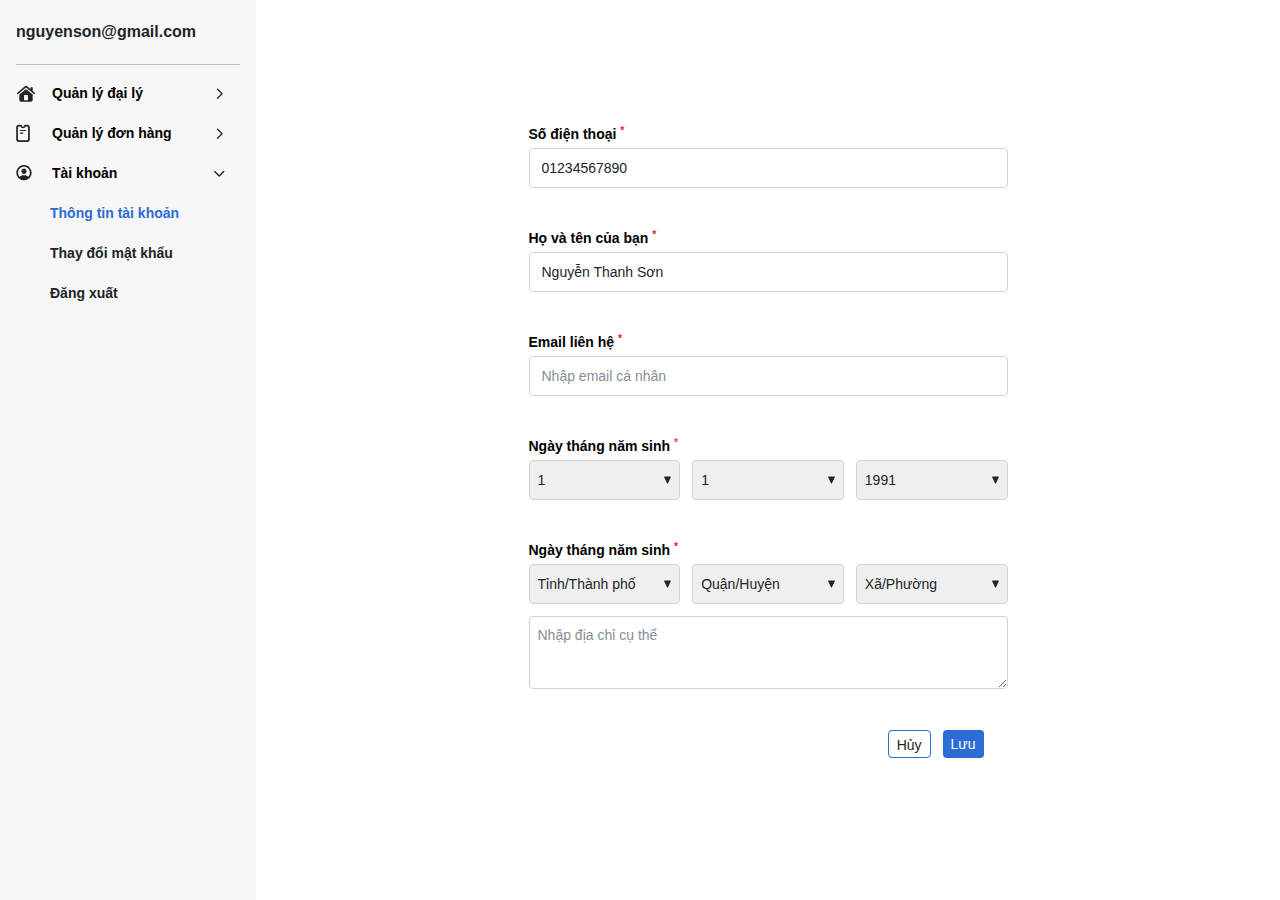
<file: AccountInformation.page.html>
<!DOCTYPE html>
<html lang="en">

<head>
    <meta charset="UTF-8">
    <meta http-equiv="X-UA-Compatible" content="IE=edge">
    <meta name="viewport" content="width=device-width, initial-scale=1.0">
    <meta name="description" content="">
    <meta name="keywords" content="">
    <meta name="robots" , content="index, follow">
    <link rel="icon" , href="images/icons/favicon-16x16.svg" , type="image/x-icon" , sizes="16x16" />
    <title>
        vncpncept - Thông tin tài khoản
    </title>
    <link rel="icon" , href="images/icons/favicon-16x16.png" , type="image/x-icon" , sizes="16x16" />
    <link rel="preconnect" href="https://fonts.googleapis.com" />
    <link rel="preconnect" href="https://fonts.gstatic.com" crossorigin />
    <link rel="preconnect" href="https://fonts.googleapis.com">
    <link rel="preconnect" href="https://fonts.gstatic.com" crossorigin>
    <link href="https://fonts.googleapis.com/css2?family=Roboto:wght@400;500;700&display=swap" rel="stylesheet">
    <link rel="stylesheet" href="css/tool.css" />
    <link rel="stylesheet" href="css/main.css" />
</head>

<body>
    <div class="wrapper">


        <main id="main">
            <div class="page__admin flex flex-wrap items-start">
                <div class="admin__sidebar bg-[#F7F7F7] max-w-[256px] w-full h-screen py-5 px-4">
                    <div class="amdin__sidebar--header border-b border-[ #EEEEEE] pb-5">
                        <h3 class="admin__sebar--title text-[#212529] text-base font-semibold">
                            nguyenson@gmail.com
                        </h3>
                    </div>
                    <div class="admin__sidebar--body pt-4">
                        <ul class="control grid gap-y-4">
                            <li class="control__list">
                                <div class="flex items-center">
                                    <a href="admin.page.html" class="control__list--link   flex items-center text=[#212529] hover:text-[#2C6CD5] transition-all text-sm font-semibold" title="">
                                        <span class="control__list--icon flex items-center w-6 h-6 mr-3">
                                            <svg width="20" height="17" viewbox="0 0 20 17" fill="none" xmlns="http://www.w3.org/2000/svg">
                                                <path d="M0.910645 8.36768C0.910645 8.80713 1.23291 9.15869 1.75293 9.15869C1.99463 9.15869 2.22168 9.03418 2.41943 8.86572L9.65576 2.80127C9.87549 2.60352 10.1318 2.60352 10.3589 2.80127L17.5806 8.86572C17.7783 9.03418 18.0054 9.15869 18.2544 9.15869C18.7305 9.15869 19.0894 8.8584 19.0894 8.38232C19.0894 8.11133 18.9795 7.88428 18.7671 7.7085L16.7017 5.97266V2.86719C16.7017 2.53027 16.4819 2.31787 16.1523 2.31787H15.0098C14.6802 2.31787 14.4531 2.53027 14.4531 2.86719V4.08301L11.1426 1.2998C10.4541 0.721191 9.56787 0.721191 8.87207 1.2998L1.24023 7.7085C1.02051 7.8916 0.910645 8.1333 0.910645 8.36768ZM3.34229 14.9888C3.34229 16.0654 4.03809 16.7246 5.15869 16.7246H14.8413C15.9619 16.7246 16.6577 16.0654 16.6577 14.9888V9.56885L10.4614 4.37598C10.1758 4.12695 9.82422 4.13428 9.53857 4.37598L3.34229 9.56885V14.9888ZM11.9409 15.2305H8.05176V10.6235C8.05176 10.2793 8.28613 10.0522 8.63037 10.0522H11.3696C11.7212 10.0522 11.9409 10.2793 11.9409 10.6235V15.2305Z" fill="#212529" />
                                            </svg>

                                        </span>
                                        <span>Quản lý đại lý</span>
                                    </a>
                                    <button class="control__show  w-6 h-6 ml-auto">
                                        <svg class="transition-all" width="7" height="11" viewbox="0 0 7 11" fill="none" xmlns="http://www.w3.org/2000/svg">
                                            <path d="M6.75 5.76953C6.75 5.57031 6.67383 5.40039 6.52148 5.24805L1.95117 0.777344C1.82227 0.648438 1.66406 0.583984 1.47656 0.583984C1.0957 0.583984 0.791016 0.876953 0.791016 1.25781C0.791016 1.44531 0.867188 1.61523 0.996094 1.75L5.12109 5.76953L0.996094 9.78906C0.873047 9.91797 0.791016 10.0879 0.791016 10.2754C0.791016 10.6621 1.0957 10.9551 1.47656 10.9551C1.66406 10.9551 1.82227 10.8906 1.95117 10.7617L6.52148 6.29102C6.67969 6.13867 6.75 5.96875 6.75 5.76953Z" fill="#212529" />
                                        </svg>
                                    </button>
                                </div>
                                <div class="control__children">
                                    <ul class="grid gap-y-4 pl-[34px] pt-4">
                                        <li>
                                            <a class="text-[#212529] hover:text-[#2C6CD5] transition-all font-semibold text-sm" href="#">
                                                item 1
                                            </a>
                                        </li>
                                        <li>
                                            <a class="text-[#212529] hover:text-[#2C6CD5] transition-all font-semibold text-sm" href="#">
                                                item 2
                                            </a>
                                        </li>
                                        <li>
                                            <a class="text-[#212529] hover:text-[#2C6CD5] transition-all font-semibold text-sm" href="#">
                                                item 3
                                            </a>
                                        </li>
                                    </ul>
                                </div>
                            </li>
                            <li class="control__list ">
                                <div class="flex items-center">
                                    <a href="admin.page.html" class="control__list--link   flex items-center text=[#212529] hover:text-[#2C6CD5] transition-all text-sm font-semibold" title="">
                                        <span class="control__list--icon flex items-center w-6 h-6 mr-3">
                                            <svg width="14" height="18" viewbox="0 0 14 18" fill="none" xmlns="http://www.w3.org/2000/svg">
                                                <path d="M2.82812 17.8828H11.1719C12.8828 17.8828 13.7969 16.9609 13.7969 15.2344V3.49219C13.7969 1.75781 12.8828 0.851562 11.1719 0.851562H8.82031C8.51562 0.851562 8.33594 1.02344 8.33594 1.3125C8.33594 2.05469 7.82031 2.64844 7 2.64844C6.17969 2.64844 5.65625 2.05469 5.65625 1.3125C5.65625 1.02344 5.47656 0.851562 5.17188 0.851562H2.82812C1.10938 0.851562 0.203125 1.75781 0.203125 3.49219V15.2344C0.203125 16.9609 1.11719 17.8828 2.82812 17.8828ZM3.00781 16.1406C2.28906 16.1406 1.94531 15.7656 1.94531 15.0859V3.64062C1.94531 2.95312 2.28906 2.58594 3.00781 2.58594H4.45312C4.8125 3.64062 5.75781 4.28125 7 4.28125C8.24219 4.28125 9.1875 3.64062 9.54688 2.58594H10.9922C11.7109 2.58594 12.0547 2.95312 12.0547 3.64062V15.0859C12.0547 15.7656 11.7109 16.1406 10.9922 16.1406H3.00781ZM4.21875 6.96875H9.78125C10.0703 6.96875 10.2891 6.74219 10.2891 6.45312C10.2891 6.17188 10.0703 5.95312 9.78125 5.95312H4.21875C3.92188 5.95312 3.70312 6.17188 3.70312 6.45312C3.70312 6.74219 3.92188 6.96875 4.21875 6.96875ZM4.21875 9.625H6.95312C7.24219 9.625 7.46094 9.41406 7.46094 9.13281C7.46094 8.84375 7.24219 8.61719 6.95312 8.61719H4.21875C3.92188 8.61719 3.70312 8.84375 3.70312 9.13281C3.70312 9.41406 3.92188 9.625 4.21875 9.625Z" fill="#212529" />
                                            </svg>
                                        </span>
                                        <span>Quản lý đơn hàng</span>
                                    </a>
                                    <button class="control__show  w-6 h-6 ml-auto">
                                        <svg class="transition-all" width="7" height="11" viewbox="0 0 7 11" fill="none" xmlns="http://www.w3.org/2000/svg">
                                            <path d="M6.75 5.76953C6.75 5.57031 6.67383 5.40039 6.52148 5.24805L1.95117 0.777344C1.82227 0.648438 1.66406 0.583984 1.47656 0.583984C1.0957 0.583984 0.791016 0.876953 0.791016 1.25781C0.791016 1.44531 0.867188 1.61523 0.996094 1.75L5.12109 5.76953L0.996094 9.78906C0.873047 9.91797 0.791016 10.0879 0.791016 10.2754C0.791016 10.6621 1.0957 10.9551 1.47656 10.9551C1.66406 10.9551 1.82227 10.8906 1.95117 10.7617L6.52148 6.29102C6.67969 6.13867 6.75 5.96875 6.75 5.76953Z" fill="#212529" />
                                        </svg>
                                    </button>
                                </div>
                                <div class="control__children">
                                    <ul class="grid gap-y-4 pl-[34px] pt-4">
                                        <li>
                                            <a class="text-[#212529] hover:text-[#2C6CD5] transition-all font-semibold text-sm" href="#">
                                                item 1
                                            </a>
                                        </li>
                                        <li>
                                            <a class="text-[#212529] hover:text-[#2C6CD5] transition-all font-semibold text-sm" href="#">
                                                item 2
                                            </a>
                                        </li>
                                        <li>
                                            <a class="text-[#212529] hover:text-[#2C6CD5] transition-all font-semibold text-sm" href="#">
                                                item 3
                                            </a>
                                        </li>
                                    </ul>
                                </div>
                            </li>
                            <li class="control__list">
                                <div class="flex items-center">
                                    <a href="#" class="control__list--link  flex items-center text=[#212529] hover:text-[#2C6CD5] transition-all text-sm font-semibold" title="">
                                        <span class="control__list--icon flex items-center w-6 h-6 mr-3">
                                            <svg width="16" height="16" viewbox="0 0 16 16" fill="none" xmlns="http://www.w3.org/2000/svg">
                                                <path d="M8 15.3511C12.1895 15.3511 15.6392 11.9014 15.6392 7.71191C15.6392 3.52979 12.1821 0.0727539 7.99268 0.0727539C3.81055 0.0727539 0.36084 3.52979 0.36084 7.71191C0.36084 11.9014 3.81055 15.3511 8 15.3511ZM8 10.2681C6.00781 10.2681 4.4624 10.9712 3.66406 11.8135C2.66064 10.7441 2.04541 9.30127 2.04541 7.71191C2.04541 4.40869 4.68945 1.75 7.99268 1.75C11.3032 1.75 13.9546 4.40869 13.9619 7.71191C13.9619 9.30859 13.3467 10.7441 12.3359 11.8135C11.5449 10.9712 9.99951 10.2681 8 10.2681ZM8 9.08887C9.4209 9.10352 10.5269 7.88037 10.5269 6.31299C10.5269 4.84082 9.41357 3.5957 8 3.5957C6.58643 3.5957 5.4585 4.84082 5.47314 6.31299C5.47314 7.88037 6.5791 9.08154 8 9.08887Z" fill="#212529" />
                                            </svg>
                                        </span>
                                        <span>Tài khoản</span>
                                    </a>
                                    <button class="control__show w-6 h-6 ml-auto active">
                                        <svg class="transition-all" width="7" height="11" viewbox="0 0 7 11" fill="none" xmlns="http://www.w3.org/2000/svg">
                                            <path d="M6.75 5.76953C6.75 5.57031 6.67383 5.40039 6.52148 5.24805L1.95117 0.777344C1.82227 0.648438 1.66406 0.583984 1.47656 0.583984C1.0957 0.583984 0.791016 0.876953 0.791016 1.25781C0.791016 1.44531 0.867188 1.61523 0.996094 1.75L5.12109 5.76953L0.996094 9.78906C0.873047 9.91797 0.791016 10.0879 0.791016 10.2754C0.791016 10.6621 1.0957 10.9551 1.47656 10.9551C1.66406 10.9551 1.82227 10.8906 1.95117 10.7617L6.52148 6.29102C6.67969 6.13867 6.75 5.96875 6.75 5.76953Z" fill="#212529" />
                                        </svg>
                                    </button>
                                </div>
                                <div class="control__children" style="display:block">
                                    <ul class="grid gap-y-4 pl-[34px] pt-4">
                                        <li class="active">
                                            <a href="AccountInformation.page.html" class="text-[#212529] hover:text-[#2C6CD5] transition-all font-semibold text-sm">
                                                Thông tin tài khoản
                                            </a>
                                        </li>
                                        <li class="">
                                            <a href="resetPasswordAdmin.page.html" class="text-[#212529] hover:text-[#2C6CD5] transition-all font-semibold text-sm">
                                                Thay đổi mật khẩu
                                            </a>
                                        </li>
                                        <li>
                                            <a class="text-[#212529] hover:text-[#2C6CD5] transition-all font-semibold text-sm" href="LogIn.page.html">
                                                Đăng xuất
                                            </a>
                                        </li>
                                    </ul>
                                </div>
                            </li>
                        </ul>
                    </div>
                </div>
                <div class="admin__main max-w-[calc(100%_-_256px)] w-full bg-white  flex flex-col h-screen">


                    <div class="admin__main-body px-5 lg:py-[100px]">
                        <form action="" class="contact__body--form max-w-[479px] w-full mx-auto tex-[#212529] text-sm bg-white rounded-lg">

                            <div class="py-6">
                                <div class="mb-10">
                                    <label for="" class="font-semibold mb-1 block">
                                        Số điện thoại
                                        <sup class="text-red-600 ">*</sup>
                                    </label>
                                    <input value="01234567890" type="number" placeholder="Nhập số điện thoại liên hệ" class="w-full border border-[#D2D2D2] h-10 rounded  text-[#212529] placeholder:text-sm text-sm outline-none px-3 placeholder:text-[#868E96]" />
                                </div>
                                <div class="mb-10">

                                    <label for="" class="font-semibold mb-1 block">
                                        Họ và tên của bạn
                                        <sup class="text-red-600 ">*</sup>
                                    </label>
                                    <input value="Nguyễn Thanh Sơn" type="text" placeholder="Nhập họ và tên của bạn" class="w-full border border-[#D2D2D2] h-10 rounded  text-[#212529] placeholder:text-sm text-sm outline-none px-3 placeholder:text-[#868E96]" />
                                </div>


                                <div class="mb-10">
                                    <label for="" class="font-semibold mb-1 block">
                                        Email liên hệ
                                        <sup class="text-red-600 ">*</sup>
                                    </label>
                                    <input type="text" placeholder="Nhập email cá nhân" class="w-full border border-[#D2D2D2] h-10 rounded  text-[#212529] placeholder:text-sm text-sm outline-none px-3 placeholder:text-[#868E96]" />
                                </div>
                                <div class="mb-10">
                                    <label for="" class="font-semibold mb-1 block">
                                        Ngày tháng năm sinh
                                        <sup class="text-red-500 ">*</sup>
                                    </label>
                                    <div class="grid gap-3 sm:grid-cols-3">
                                        <select class="w-full border border-[#D2D2D2] h-10 rounded  text-[#212529] text-sm outline-none placeholder:text-[#868E96] select">
                                            <option value="">
                                                1
                                            </option>
                                            <option value="">
                                                2
                                            </option>
                                            <option value="">
                                                3
                                            </option>
                                            <option value="">
                                                4
                                            </option>
                                            <option value="">
                                                5
                                            </option>
                                            <option value="">
                                                6
                                            </option>
                                            <option value="">
                                                7
                                            </option>
                                            <option value="">
                                                8
                                            </option>
                                            <option value="">
                                                9
                                            </option>
                                            <option value="">
                                                10
                                            </option>
                                            <option value="">
                                                11
                                            </option>
                                            <option value="">
                                                12
                                            </option>
                                            <option value="">
                                                13
                                            </option>
                                            <option value="">
                                                14
                                            </option>
                                            <option value="">
                                                15
                                            </option>
                                            <option value="">
                                                16
                                            </option>
                                            <option value="">
                                                17
                                            </option>
                                            <option value="">
                                                18
                                            </option>
                                            <option value="">
                                                19
                                            </option>
                                            <option value="">
                                                20
                                            </option>
                                            <option value="">
                                                21
                                            </option>
                                            <option value="">
                                                22
                                            </option>
                                            <option value="">
                                                23
                                            </option>
                                            <option value="">
                                                24
                                            </option>
                                            <option value="">
                                                25
                                            </option>
                                            <option value="">
                                                26
                                            </option>
                                            <option value="">
                                                27
                                            </option>
                                            <option value="">
                                                28
                                            </option>
                                            <option value="">
                                                29
                                            </option>
                                            <option value="">
                                                30
                                            </option>
                                            <option value="">
                                                31
                                            </option>
                                        </select>
                                        <select class="w-full border border-[#D2D2D2] h-10 rounded  text-[#212529] text-sm outline-none placeholder:text-[#868E96] select">
                                            <option value="">
                                                1
                                            </option>
                                            <option value="">
                                                2
                                            </option>
                                            <option value="">
                                                3
                                            </option>
                                            <option value="">
                                                4
                                            </option>
                                            <option value="">
                                                5
                                            </option>
                                            <option value="">
                                                6
                                            </option>
                                            <option value="">
                                                7
                                            </option>
                                            <option value="">
                                                8
                                            </option>
                                            <option value="">
                                                9
                                            </option>
                                            <option value="">
                                                10
                                            </option>
                                            <option value="">
                                                11
                                            </option>
                                            <option value="">
                                                12
                                            </option>
                                        </select>
                                        <select class="w-full border border-[#D2D2D2] h-10 rounded text-[#212529] text-sm outline-none placeholder:text-[#868E96] select">
                                            <option value="">
                                                1991
                                            </option>
                                        </select>

                                    </div>
                                </div>
                                <div>
                                    <label for="" class="font-semibold mb-1 block">
                                        Ngày tháng năm sinh
                                        <sup class="text-red-600 ">*</sup>
                                    </label>
                                    <div class="grid gap-3 sm:grid-cols-3">
                                        <select class="w-full border border-[#D2D2D2] h-10 rounded  text-[#212529] text-sm outline-none placeholder:text-[#868E96] select">
                                            <option value="">Tỉnh/Thành phố</option>
                                        </select>
                                        <select class="w-full border border-[#D2D2D2] h-10 rounded  text-[#212529] text-sm outline-none placeholder:text-[#868E96] select">
                                            <option value="">Quận/Huyện</option>
                                        </select>
                                        <select class="w-full border border-[#D2D2D2] h-10 rounded text-[#212529] text-sm outline-none placeholder:text-[#868E96] select">
                                            <option value="">Xã/Phường</option>
                                        </select>

                                    </div>
                                </div>
                                <textarea placeholder="Nhập địa chỉ cụ thể" class="min-h-[73px]  w-full border border-[#D2D2D2] mt-3  rounded  text-[#212529] placeholder:text-sm text-sm outline-none p-2 placeholder:text-[#868E96]"></textarea>

                            </div>
                            <div class="flex items-center py-3 px-6 ">
                                <button title="close" modal-show="close" class="h-7 ml-auto close__modal rounded px-2 py-1 text-[#212529] text-sm border border-[#2C6CD5] mr-3 cursor-pointer">
                                    Hủy
                                </button>

                                <button class="h-7 text-white text-sm bg-[#2C6CD5] rounded px-2 py-1 cursor-pointer">
                                    Lưu
                                </button>
                            </div>

                        </form>
                    </div>
                </div>
            </div>
        </main>

    </div>

    <script type="text/javascript" src="js/plugins/jquery.js"></script>
    <script type="text/javascript" src="js/plugins/slick.js"></script>
    <script type="text/javascript" src="js/plugins/tab.js"></script>
    <script type="text/javascript" src="js/main.js"></script>
    <script src="./js/plugins/jquery-custome-select.js"></script>
    <script>
        $(document).ready(function() {
            function menuAdmin() {
                $(".control__show").on("click", function() {
                    $(".control__children").not($(this).children(".control__children")).slideUp();
                    $(".control__show").not($(this)).removeClass("active");
                    $(this).parents(".control__list").children(".control__children").slideToggle();
                    $(this).toggleClass("active");
                });
            }
            menuAdmin();

            function selectAdmin() {
                $(".select-admin").customSelect();
            }
            selectAdmin();

            function fillSearchAdmin() {
                $(".option__search").on("click", function() {
                    $(".search__box").slideToggle();
                });
            }
            fillSearchAdmin();
            $('.menuAdmin').on("click", function() {
                $('.page__admin').toggleClass('active');
            })
        })
    </script>
    <script src="./js/plugins/dropdownTree.js"></script>
</body>

</html>
</file>
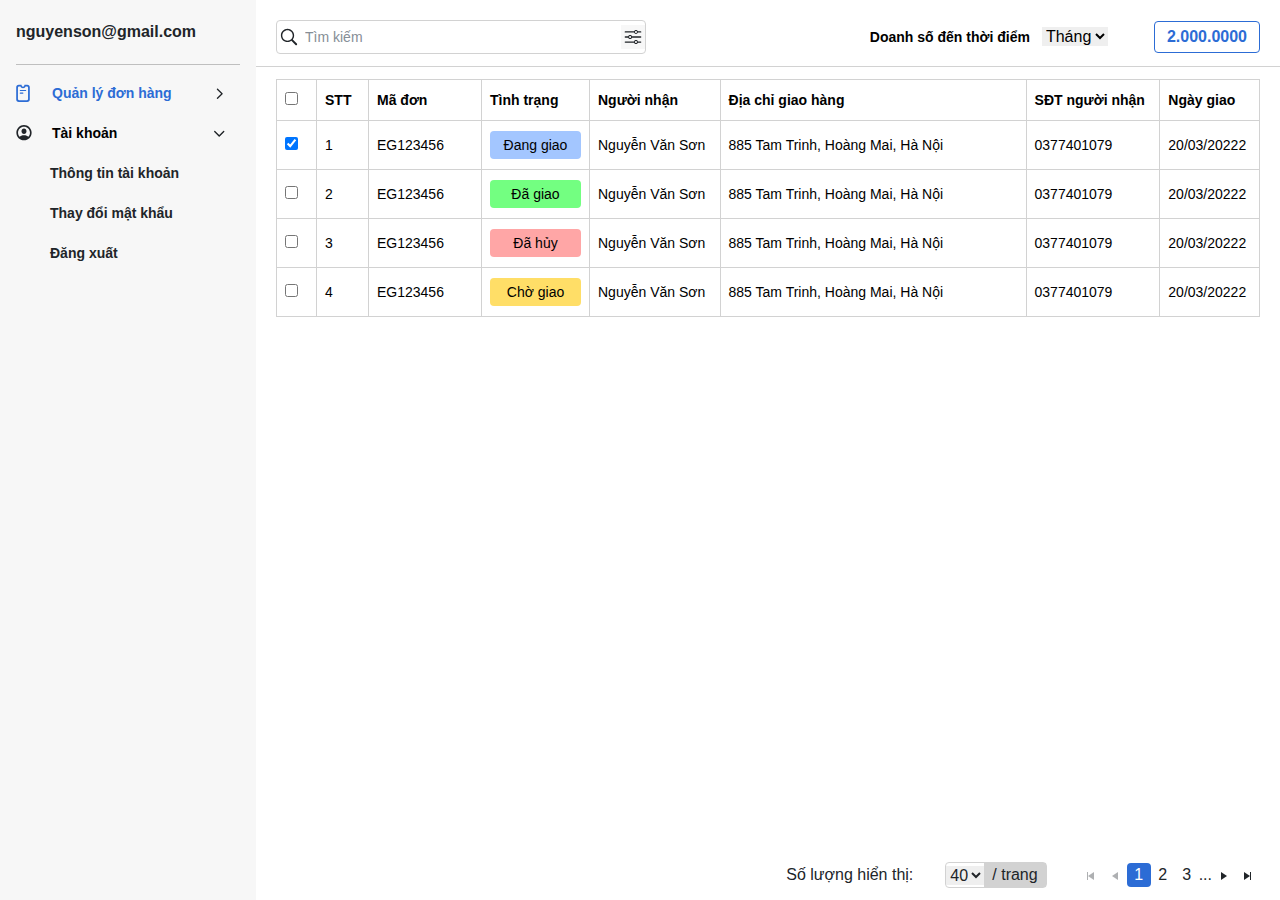
<file: admin.page.html>
<!DOCTYPE html>
<html lang="en">

<head>
    <meta charset="UTF-8">
    <meta http-equiv="X-UA-Compatible" content="IE=edge">
    <meta name="viewport" content="width=device-width, initial-scale=1.0">
    <meta name="description" content="">
    <meta name="keywords" content="">
    <meta name="robots" , content="index, follow">
    <link rel="icon" , href="images/icons/favicon-16x16.svg" , type="image/x-icon" , sizes="16x16" />
    <title>

        vncpncept - Quản lý đơn hàng

    </title>
    <link rel="icon" , href="images/icons/favicon-16x16.png" , type="image/x-icon" , sizes="16x16" />
    <link rel="preconnect" href="https://fonts.googleapis.com" />
    <link rel="preconnect" href="https://fonts.gstatic.com" crossorigin />
    <link rel="preconnect" href="https://fonts.googleapis.com">
    <link rel="preconnect" href="https://fonts.gstatic.com" crossorigin>
    <link href="https://fonts.googleapis.com/css2?family=Roboto:wght@400;500;700&display=swap" rel="stylesheet">
    <link rel="stylesheet" href="css/tool.css" />
    <link rel="stylesheet" href="css/main.css" />


</head>

<body>
    <div class="wrapper">


        <main id="main">
            <div class="page__admin flex flex-wrap items-start">
                <div class="admin__sidebar bg-[#F7F7F7] max-w-[256px] w-full h-screen py-5 px-4">
                    <div class="amdin__sidebar--header border-b border-[ #EEEEEE] pb-5">
                        <h3 class="admin__sebar--title text-[#212529] text-base font-semibold">
                            nguyenson@gmail.com
                        </h3>
                    </div>
                    <div class="admin__sidebar--body pt-4">
                        <ul class="control grid gap-y-4">
                            <li class="control__list active">
                                <div class="flex items-center">
                                    <a href="admin.page.html" class="control__list--link   flex items-center text=[#212529] hover:text-[#2C6CD5] transition-all text-sm font-semibold" title="">
                                        <span class="control__list--icon flex items-center w-6 h-6 mr-3">
                                            <svg width="14" height="18" viewbox="0 0 14 18" fill="none" xmlns="http://www.w3.org/2000/svg">
                                                <path d="M2.82812 17.8828H11.1719C12.8828 17.8828 13.7969 16.9609 13.7969 15.2344V3.49219C13.7969 1.75781 12.8828 0.851562 11.1719 0.851562H8.82031C8.51562 0.851562 8.33594 1.02344 8.33594 1.3125C8.33594 2.05469 7.82031 2.64844 7 2.64844C6.17969 2.64844 5.65625 2.05469 5.65625 1.3125C5.65625 1.02344 5.47656 0.851562 5.17188 0.851562H2.82812C1.10938 0.851562 0.203125 1.75781 0.203125 3.49219V15.2344C0.203125 16.9609 1.11719 17.8828 2.82812 17.8828ZM3.00781 16.1406C2.28906 16.1406 1.94531 15.7656 1.94531 15.0859V3.64062C1.94531 2.95312 2.28906 2.58594 3.00781 2.58594H4.45312C4.8125 3.64062 5.75781 4.28125 7 4.28125C8.24219 4.28125 9.1875 3.64062 9.54688 2.58594H10.9922C11.7109 2.58594 12.0547 2.95312 12.0547 3.64062V15.0859C12.0547 15.7656 11.7109 16.1406 10.9922 16.1406H3.00781ZM4.21875 6.96875H9.78125C10.0703 6.96875 10.2891 6.74219 10.2891 6.45312C10.2891 6.17188 10.0703 5.95312 9.78125 5.95312H4.21875C3.92188 5.95312 3.70312 6.17188 3.70312 6.45312C3.70312 6.74219 3.92188 6.96875 4.21875 6.96875ZM4.21875 9.625H6.95312C7.24219 9.625 7.46094 9.41406 7.46094 9.13281C7.46094 8.84375 7.24219 8.61719 6.95312 8.61719H4.21875C3.92188 8.61719 3.70312 8.84375 3.70312 9.13281C3.70312 9.41406 3.92188 9.625 4.21875 9.625Z" fill="#212529" />
                                            </svg>
                                        </span>
                                        <span>Quản lý đơn hàng</span>
                                    </a>
                                    <button class="control__show  w-6 h-6 ml-auto">
                                        <svg class="transition-all" width="7" height="11" viewbox="0 0 7 11" fill="none" xmlns="http://www.w3.org/2000/svg">
                                            <path d="M6.75 5.76953C6.75 5.57031 6.67383 5.40039 6.52148 5.24805L1.95117 0.777344C1.82227 0.648438 1.66406 0.583984 1.47656 0.583984C1.0957 0.583984 0.791016 0.876953 0.791016 1.25781C0.791016 1.44531 0.867188 1.61523 0.996094 1.75L5.12109 5.76953L0.996094 9.78906C0.873047 9.91797 0.791016 10.0879 0.791016 10.2754C0.791016 10.6621 1.0957 10.9551 1.47656 10.9551C1.66406 10.9551 1.82227 10.8906 1.95117 10.7617L6.52148 6.29102C6.67969 6.13867 6.75 5.96875 6.75 5.76953Z" fill="#212529" />
                                        </svg>
                                    </button>
                                </div>
                                <div class="control__children">
                                    <ul class="grid gap-y-4 pl-[34px] pt-4">
                                        <li>
                                            <a class="text-[#212529] hover:text-[#2C6CD5] transition-all font-semibold text-sm" href="#">
                                                item 1
                                            </a>
                                        </li>
                                        <li>
                                            <a class="text-[#212529] hover:text-[#2C6CD5] transition-all font-semibold text-sm" href="#">
                                                item 2
                                            </a>
                                        </li>
                                        <li>
                                            <a class="text-[#212529] hover:text-[#2C6CD5] transition-all font-semibold text-sm" href="#">
                                                item 3
                                            </a>
                                        </li>
                                    </ul>
                                </div>
                            </li>
                            <li class="control__list">
                                <div class="flex items-center">
                                    <a href="#" class="control__list--link  flex items-center text=[#212529] hover:text-[#2C6CD5] transition-all text-sm font-semibold" title="">
                                        <span class="control__list--icon flex items-center w-6 h-6 mr-3">
                                            <svg width="16" height="16" viewbox="0 0 16 16" fill="none" xmlns="http://www.w3.org/2000/svg">
                                                <path d="M8 15.3511C12.1895 15.3511 15.6392 11.9014 15.6392 7.71191C15.6392 3.52979 12.1821 0.0727539 7.99268 0.0727539C3.81055 0.0727539 0.36084 3.52979 0.36084 7.71191C0.36084 11.9014 3.81055 15.3511 8 15.3511ZM8 10.2681C6.00781 10.2681 4.4624 10.9712 3.66406 11.8135C2.66064 10.7441 2.04541 9.30127 2.04541 7.71191C2.04541 4.40869 4.68945 1.75 7.99268 1.75C11.3032 1.75 13.9546 4.40869 13.9619 7.71191C13.9619 9.30859 13.3467 10.7441 12.3359 11.8135C11.5449 10.9712 9.99951 10.2681 8 10.2681ZM8 9.08887C9.4209 9.10352 10.5269 7.88037 10.5269 6.31299C10.5269 4.84082 9.41357 3.5957 8 3.5957C6.58643 3.5957 5.4585 4.84082 5.47314 6.31299C5.47314 7.88037 6.5791 9.08154 8 9.08887Z" fill="#212529" />
                                            </svg>
                                        </span>
                                        <span>Tài khoản</span>
                                    </a>
                                    <button class="control__show w-6 h-6 ml-auto active">
                                        <svg class="transition-all" width="7" height="11" viewbox="0 0 7 11" fill="none" xmlns="http://www.w3.org/2000/svg">
                                            <path d="M6.75 5.76953C6.75 5.57031 6.67383 5.40039 6.52148 5.24805L1.95117 0.777344C1.82227 0.648438 1.66406 0.583984 1.47656 0.583984C1.0957 0.583984 0.791016 0.876953 0.791016 1.25781C0.791016 1.44531 0.867188 1.61523 0.996094 1.75L5.12109 5.76953L0.996094 9.78906C0.873047 9.91797 0.791016 10.0879 0.791016 10.2754C0.791016 10.6621 1.0957 10.9551 1.47656 10.9551C1.66406 10.9551 1.82227 10.8906 1.95117 10.7617L6.52148 6.29102C6.67969 6.13867 6.75 5.96875 6.75 5.76953Z" fill="#212529" />
                                        </svg>
                                    </button>
                                </div>
                                <div class="control__children" style="display:block">
                                    <ul class="grid gap-y-4 pl-[34px] pt-4">
                                        <li class="">
                                            <a href="AccountInformation.page.html" class="text-[#212529] hover:text-[#2C6CD5] transition-all font-semibold text-sm">
                                                Thông tin tài khoản
                                            </a>
                                        </li>
                                        <li class="">
                                            <a href="resetPasswordAdmin.page.html" class="text-[#212529] hover:text-[#2C6CD5] transition-all font-semibold text-sm">
                                                Thay đổi mật khẩu
                                            </a>
                                        </li>
                                        <li>
                                            <a class="text-[#212529] hover:text-[#2C6CD5] transition-all font-semibold text-sm" href="LogIn.page.html">
                                                Đăng xuất
                                            </a>
                                        </li>
                                    </ul>
                                </div>
                            </li>
                        </ul>
                    </div>
                </div>

                <div class="admin__main max-w-[calc(100%_-_256px)] w-full bg-white  flex flex-col h-screen">
                    <header class="px-5 pt-5 pb-3 flex items-center border-b border-[#D2D2D2]">
                        <div class="relative">
                            <div class="search__header flex items-center border border-[#D2D2D2] rounded  sm:max-w-[250px] md:max-w-[300px] lg:max-w-[392px] w-full">
                                <button class="flex items-center w-6 h-6 flex-shrink-0">
                                    <svg width="24" height="24" viewbox="0 0 24 24" fill="none" xmlns="http://www.w3.org/2000/svg">
                                        <path d="M3.89014 10.4463C3.89014 14.0986 6.86182 17.0703 10.5142 17.0703C11.9585 17.0703 13.2783 16.6055 14.3657 15.8252L18.4497 19.9175C18.6406 20.1084 18.8896 20.1997 19.1553 20.1997C19.7197 20.1997 20.1099 19.7764 20.1099 19.2202C20.1099 18.9546 20.0103 18.7139 19.8359 18.5396L15.7769 14.4556C16.6318 13.3433 17.1382 11.957 17.1382 10.4463C17.1382 6.79395 14.1665 3.82227 10.5142 3.82227C6.86182 3.82227 3.89014 6.79395 3.89014 10.4463ZM5.30957 10.4463C5.30957 7.57422 7.64209 5.2417 10.5142 5.2417C13.3862 5.2417 15.7188 7.57422 15.7188 10.4463C15.7188 13.3184 13.3862 15.6509 10.5142 15.6509C7.64209 15.6509 5.30957 13.3184 5.30957 10.4463Z" fill="#212529" />
                                    </svg>
                                </button>
                                <input type="text" placeholder="Tìm kiếm" class="px-1 h-8 max-w-full w-[320px] outline-none text-sm placeholder:text-sm">
                                <button class="option__search flex items-center w-6 h-6 flex-shrink-0">
                                    <svg width="24" height="24" viewbox="0 0 24 24" fill="none" xmlns="http://www.w3.org/2000/svg">
                                        <rect width="24" height="24" fill="#F7F7F7" />
                                        <path d="M14.9717 8.94385C15.835 8.94385 16.5654 8.3877 16.8477 7.62402H19.7197C20.0601 7.62402 20.3589 7.3252 20.3589 6.95166C20.3589 6.57812 20.0601 6.2876 19.7197 6.2876H16.8477C16.5737 5.51562 15.835 4.95117 14.9717 4.95117C14.1084 4.95117 13.3613 5.51562 13.0874 6.2876H4.29688C3.92334 6.2876 3.63281 6.57812 3.63281 6.95166C3.63281 7.3252 3.92334 7.62402 4.29688 7.62402H13.0957C13.3696 8.3877 14.1084 8.94385 14.9717 8.94385ZM14.9717 7.92285C14.4238 7.92285 14.0005 7.49121 14.0005 6.94336C14.0005 6.39551 14.4238 5.97217 14.9717 5.97217C15.5195 5.97217 15.9429 6.39551 15.9429 6.94336C15.9429 7.49121 15.5195 7.92285 14.9717 7.92285ZM4.26367 11.3511C3.92334 11.3511 3.63281 11.6499 3.63281 12.0234C3.63281 12.397 3.92334 12.6875 4.26367 12.6875H7.23535C7.50928 13.4678 8.24805 14.0239 9.11133 14.0239C9.97461 14.0239 10.7134 13.4678 10.9956 12.6875H19.6865C20.0601 12.6875 20.3589 12.397 20.3589 12.0234C20.3589 11.6499 20.0601 11.3511 19.6865 11.3511H10.9873C10.7134 10.5874 9.97461 10.0312 9.11133 10.0312C8.24805 10.0312 7.50928 10.5874 7.23535 11.3511H4.26367ZM9.11133 12.9946C8.57178 12.9946 8.14014 12.563 8.14014 12.0234C8.14014 11.4756 8.57178 11.0522 9.11133 11.0522C9.65918 11.0522 10.0825 11.4756 10.0825 12.0234C10.0825 12.563 9.65918 12.9946 9.11133 12.9946ZM14.9717 19.0874C15.835 19.0874 16.5737 18.5312 16.8477 17.7593H19.7197C20.0601 17.7593 20.3589 17.4688 20.3589 17.0952C20.3589 16.7217 20.0601 16.4229 19.7197 16.4229H16.8477C16.5737 15.6509 15.835 15.103 14.9717 15.103C14.1084 15.103 13.3696 15.6509 13.0957 16.4229H4.29688C3.92334 16.4229 3.63281 16.7217 3.63281 17.0952C3.63281 17.4688 3.92334 17.7593 4.29688 17.7593H13.0874C13.3696 18.5312 14.1084 19.0874 14.9717 19.0874ZM14.9717 18.0664C14.4238 18.0664 14.0005 17.6348 14.0005 17.0952C14.0005 16.5391 14.4238 16.124 14.9717 16.124C15.5195 16.124 15.9429 16.5391 15.9429 17.0952C15.9429 17.6348 15.5195 18.0664 14.9717 18.0664Z" fill="#212529" />
                                    </svg>

                                </button>
                            </div>
                            <div class="search__box hidden">
                                <div class=" absolute z-[9999] grid gap-y-6 left-0 top-full  p-4 w-[488px] bg-white border border-[#D2D2D2] rounded shadow-[0px_8px_15px_rgba(0,0,0,0.15)]">
                                    <div class="flex items-center">
                                        <label class="text-[#212529] text-sm flex-shrink-0 max-w-[128px] w-full">
                                            Từ
                                        </label>
                                        <input type="text" class="w-full  text-sm border-b border-[ #D2D2D2] outline-none">
                                    </div>
                                    <div class="flex items-center">
                                        <label class="text-[#212529] text-sm flex-shrink-0 max-w-[128px] w-full">
                                            Tới
                                        </label>
                                        <input type="text" class="w-full  text-sm border-b border-[ #D2D2D2] outline-none">
                                    </div>
                                    <div class="amdin__ntk flex items-center">
                                        <label class="text-[#212529] text-sm flex-shrink-0 max-w-[128px] w-full">
                                            Ngày trong khoảng
                                        </label>
                                        <div class="w-full">
                                            <select class="select-admin">
                                                <option value="">1 ngày</option>
                                                <option value="">3 ngày</option>
                                                <option value="">1 tuần</option>
                                                <option value="">2 tuần</option>
                                                <option value="">1 tháng</option>
                                                <option value="">2 tháng</option>
                                            </select>
                                        </div>

                                        <input type="date" class="w-full h-7 text-sm border-b border-[ #D2D2D2] outline-none">
                                    </div>
                                    <div class="text-right">
                                        <button class="text-white rounded bg-[#2C6CD5] py-1 px-2 text-sm">
                                            Tìm kiếm
                                        </button>
                                    </div>
                                </div>
                            </div>
                        </div>
                        <div class="header__admin-control flex items-center gap-3 ml-auto">
                            <p class="text=[#212529] text-sm font-semibold">
                                Doanh số đến thời điểm
                            </p>
                            <div class="w-[100px] time__select">
                                <select class="select-admin">
                                    <option value="">Tháng</option>
                                    <option value="">
                                        Năm</option>

                                </select>
                            </div>
                            <span class="flex px-3 py-[7px] font-semibold h-8 justify-center items-center text-[#2C6CD5] rounded border border-[#2C6CD5]">
                                2.000.0000
                            </span>
                            <button class="menuAdmin w-6 h-6 bg-white flex justify-center items-center rounded ml-4">
                                &equiv;
                            </button>
                        </div>

                    </header>


                    <div class="admin__main-body px-5 py-3">
                        <div class="overflow-auto">
                            <table class="table w-full text-sm text-left min-w-[900px]">
                                <thead>
                                    <tr>
                                        <th class="border-[0.5px] w-10 px-2 py-[10px] border-[#D2D2D2]">
                                            <input type="checkbox" />
                                        </th>
                                        <th class="w-[52px] border-[0.5px] px-2 py-[10px] border-[#D2D2D2]">
                                            STT
                                        </th>
                                        <th class="w-[113px] border-[0.5px] px-2 py-[10px] border-[#D2D2D2]">
                                            Mã đơn
                                        </th>
                                        <th class="w-[108px] border-[0.5px] px-2 py-[10px] border-[#D2D2D2]">
                                            Tình trạng
                                        </th>
                                        <th class="border-[0.5px] px-2 py-[10px] border-[#D2D2D2]">
                                            Người nhận
                                        </th>
                                        <th class="w-[306px] border-[0.5px] px-2 py-[10px] border-[#D2D2D2]">
                                            Địa chỉ giao hàng
                                        </th>
                                        <th class="border-[0.5px] px-2 py-[10px] border-[#D2D2D2]">
                                            SĐT người nhận
                                        </th>
                                        <th class="border-[0.5px] px-2 py-[10px] border-[#D2D2D2]">
                                            Ngày giao
                                        </th>
                                    </tr>
                                </thead>
                                <tbody>
                                    <tr>
                                        <td class="border-[0.5px] px-2 py-[10px] border-[#D2D2D2]">
                                            <input checked type="checkbox" />
                                        </td>
                                        <td class="border-[0.5px] px-2 py-[10px] border-[#D2D2D2]">
                                            1
                                        </td>
                                        <td class="border-[0.5px] px-2 py-[10px] border-[#D2D2D2]">
                                            EG123456
                                        </td>
                                        <td class="border-[0.5px] px-2 py-[10px] border-[#D2D2D2]">
                                            <span class="bg-[#A3C6FF] text-sm text-p#212529] p-1 flex justify-center items-center rounded">
                                                Đang giao
                                            </span>
                                        </td>
                                        <td class="border-[0.5px] px-2 py-[10px] border-[#D2D2D2]">
                                            Nguyễn Văn Sơn
                                        </td>
                                        <td class="border-[0.5px] px-2 py-[10px] border-[#D2D2D2]">
                                            885 Tam Trinh, Hoàng Mai, Hà Nội
                                        </td>
                                        <td class="border-[0.5px] px-2 py-[10px] border-[#D2D2D2]">
                                            0377401079
                                        </td>
                                        <td class="border-[0.5px] px-2 py-[10px] border-[#D2D2D2]">
                                            20/03/20222
                                        </td>
                                    </tr>
                                    <tr>
                                        <td class="border-[0.5px] px-2 py-[10px] border-[#D2D2D2]">
                                            <input type="checkbox" />
                                        </td>
                                        <td class="border-[0.5px] px-2 py-[10px] border-[#D2D2D2]">
                                            2
                                        </td>
                                        <td class="border-[0.5px] px-2 py-[10px] border-[#D2D2D2]">
                                            EG123456
                                        </td>
                                        <td class="border-[0.5px] px-2 py-[10px] border-[#D2D2D2]">
                                            <span class="bg-[#73FF81] text-sm text-p#212529] p-1 flex justify-center items-center rounded">
                                                Đã giao
                                            </span>
                                        </td>
                                        <td class="border-[0.5px] px-2 py-[10px] border-[#D2D2D2]">
                                            Nguyễn Văn Sơn
                                        </td>
                                        <td class="border-[0.5px] px-2 py-[10px] border-[#D2D2D2]">
                                            885 Tam Trinh, Hoàng Mai, Hà Nội
                                        </td>
                                        <td class="border-[0.5px] px-2 py-[10px] border-[#D2D2D2]">
                                            0377401079
                                        </td>
                                        <td class="border-[0.5px] px-2 py-[10px] border-[#D2D2D2]">
                                            20/03/20222
                                        </td>
                                    </tr>
                                    <tr>
                                        <td class="border-[0.5px] px-2 py-[10px] border-[#D2D2D2]">
                                            <input type="checkbox" />
                                        </td>
                                        <td class="border-[0.5px] px-2 py-[10px] border-[#D2D2D2]">
                                            3
                                        </td>
                                        <td class="border-[0.5px] px-2 py-[10px] border-[#D2D2D2]">
                                            EG123456
                                        </td>
                                        <td class="border-[0.5px] px-2 py-[10px] border-[#D2D2D2]">
                                            <span class="bg-[#FFA6A6] text-sm text-p#212529] p-1 flex justify-center items-center rounded">
                                                Đã hủy
                                            </span>
                                        </td>
                                        <td class="border-[0.5px] px-2 py-[10px] border-[#D2D2D2]">
                                            Nguyễn Văn Sơn
                                        </td>
                                        <td class="border-[0.5px] px-2 py-[10px] border-[#D2D2D2]">
                                            885 Tam Trinh, Hoàng Mai, Hà Nội
                                        </td>
                                        <td class="border-[0.5px] px-2 py-[10px] border-[#D2D2D2]">
                                            0377401079
                                        </td>
                                        <td class="border-[0.5px] px-2 py-[10px] border-[#D2D2D2]">
                                            20/03/20222
                                        </td>
                                    </tr>
                                    <tr>
                                        <td class="border-[0.5px] px-2 py-[10px] border-[#D2D2D2]">
                                            <input type="checkbox" />
                                        </td>
                                        <td class="border-[0.5px] px-2 py-[10px] border-[#D2D2D2]">
                                            4
                                        </td>
                                        <td class="border-[0.5px] px-2 py-[10px] border-[#D2D2D2]">
                                            EG123456
                                        </td>
                                        <td class="border-[0.5px] px-2 py-[10px] border-[#D2D2D2]">
                                            <span class="bg-[#FFDE67] text-sm text-p#212529] p-1 flex justify-center items-center rounded">
                                                Chờ giao
                                            </span>
                                        </td>
                                        <td class="border-[0.5px] px-2 py-[10px] border-[#D2D2D2]">
                                            Nguyễn Văn Sơn
                                        </td>
                                        <td class="border-[0.5px] px-2 py-[10px] border-[#D2D2D2]">
                                            885 Tam Trinh, Hoàng Mai, Hà Nội
                                        </td>
                                        <td class="border-[0.5px] px-2 py-[10px] border-[#D2D2D2]">
                                            0377401079
                                        </td>
                                        <td class="border-[0.5px] px-2 py-[10px] border-[#D2D2D2]">
                                            20/03/20222
                                        </td>
                                    </tr>
                                </tbody>
                            </table>
                        </div>

                    </div>
                    <div class="text-[#212529] flex items-center justify-end gap-x-8 mt-auto px-5 py-3">
                        <span class="total__view">
                            Số lượng hiển thị:
                        </span>
                        <div class="rounded border border-[#D2D2D2] flex items-center select__pagination">
                            <select class="select-admin">
                                <option value="">40</option>
                                <option value="">30</option>
                                <option value="">20</option>
                            </select>
                            <span class="bg-[#D2D2D2] h-6 flex justify-center items-center px-2">
                                / trang
                            </span>
                        </div>

                        <ul class="pagination flex my-10">
                            <li class="pagination-items pagination__prev pagination__no">
                                <a href="#" class="pagination-item-link text__black--900 ">
                                    <svg width="24" height="25" viewbox="0 0 24 25" fill="none" xmlns="http://www.w3.org/2000/svg">
                                        <g clip-path="url(#clip0_1153_2177)">
                                            <g opacity="0.6">
                                                <path fill-rule="evenodd" clip-rule="evenodd" d="M8 16.9414V8.94141H9V12.9414V16.9414H8ZM9 12.9414L15 8.94141V16.9414L9 12.9414Z" fill="#212529" />
                                            </g>
                                        </g>
                                        <defs>
                                            <clipPath id="clip0_1153_2177">
                                                <rect width="24" height="24" fill="white" transform="translate(0 0.941406)" />
                                            </clipPath>
                                        </defs>
                                    </svg>

                                </a>
                            </li>
                            <li class="pagination-item pagination__prev pagination__no">
                                <a href="#" class="pagination-item-link text__black--900">
                                    <svg width="24" height="25" viewbox="0 0 24 25" fill="none" xmlns="http://www.w3.org/2000/svg">
                                        <g opacity="0.6">
                                            <path d="M9 12.9414L15 8.94141V16.9414L9 12.9414Z" fill="#212529" />
                                        </g>
                                    </svg>

                                </a>
                            </li>

                            <li class="pagination-item active">
                                <a href="#" class="pagination-item-link text__black--900">1</a>
                            </li>
                            <li class="pagination-item">
                                <a href="#" class="pagination-item-link text__black--900">2</a>
                            </li>
                            <li class="pagination-item">
                                <a href="#" class="pagination-item-link text__black--900">3</a>
                            </li>
                            <li class="pagination-item">
                                ...
                            </li>
                            <li class="pagination-item pagination__next">
                                <a href="#" class="pagination-item-link text__black--900 ">
                                    <svg width="24" height="25" viewbox="0 0 24 25" fill="none" xmlns="http://www.w3.org/2000/svg">
                                        <g clip-path="url(#clip0_1153_2223)">
                                            <path d="M15 12.9414L9 16.9414V8.94141L15 12.9414Z" fill="#212529" />
                                        </g>
                                        <defs>
                                            <clipPath id="clip0_1153_2223">
                                                <rect width="24" height="24" fill="white" transform="translate(0 0.941406)" />
                                            </clipPath>
                                        </defs>
                                    </svg>

                                </a>
                            </li>
                            <li class="pagination-item  pagination__next--all">
                                <a href="#" class="pagination-item-link text__black--900">
                                    <svg width="24" height="25" viewbox="0 0 24 25" fill="none" xmlns="http://www.w3.org/2000/svg">
                                        <g clip-path="url(#clip0_1153_2228)">
                                            <path fill-rule="evenodd" clip-rule="evenodd" d="M14 12.9414L8 8.94141V16.9414L14 12.9414ZM14 12.9414V16.9414H15V8.94141H14V12.9414Z" fill="#212529" />
                                        </g>
                                        <defs>
                                            <clipPath id="clip0_1153_2228">
                                                <rect width="24" height="24" fill="white" transform="translate(0 0.941406)" />
                                            </clipPath>
                                        </defs>
                                    </svg>

                                </a>
                            </li>
                        </ul>

                    </div>
                </div>
            </div>

        </main>

    </div>

    <script type="text/javascript" src="js/plugins/jquery.js"></script>
    <script type"text/javascript" src="js/plugins/slick.js"></script>
    <script type"text/javascript" src="js/plugins/tab.js"></script>
    <script type="text/javascript" src="js/main.js"></script>

    <script src="./js/plugins/jquery-custome-select.js"></script>
    <script>
        $(document).ready(function() {
            $('.menuAdmin').on("click", function() {
                $('.page__admin').toggleClass('active');
            })
        })
    </script>

</body>

</html>
</file>
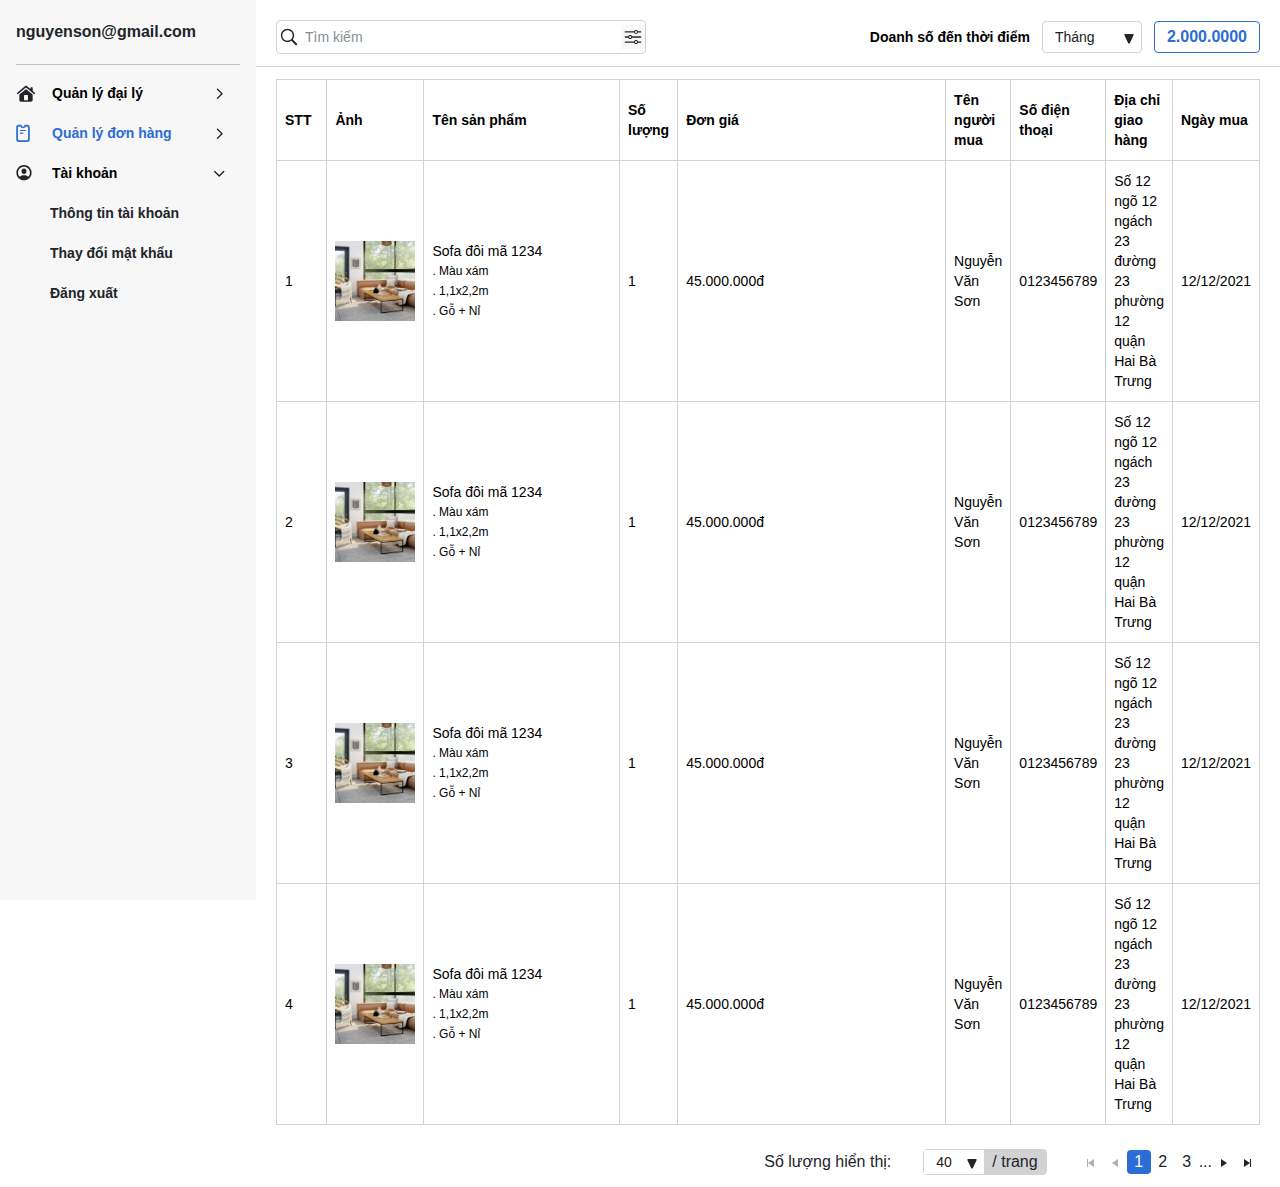
<file: adminDetailtable.page.html>
<!DOCTYPE html>
<html lang="en">

<head>
    <meta charset="UTF-8">
    <meta http-equiv="X-UA-Compatible" content="IE=edge">
    <meta name="viewport" content="width=device-width, initial-scale=1.0">
    <meta name="description" content="">
    <meta name="keywords" content="">
    <meta name="robots" , content="index, follow">
    <link rel="icon" , href="images/icons/favicon-16x16.svg" , type="image/x-icon" , sizes="16x16" />
    <title>
        vncpncept - Quản lý đơn hàng
    </title>
    <link rel="icon" , href="images/icons/favicon-16x16.png" , type="image/x-icon" , sizes="16x16" />
    <link rel="preconnect" href="https://fonts.googleapis.com" />
    <link rel="preconnect" href="https://fonts.gstatic.com" crossorigin />
    <link rel="preconnect" href="https://fonts.googleapis.com">
    <link rel="preconnect" href="https://fonts.gstatic.com" crossorigin>
    <link href="https://fonts.googleapis.com/css2?family=Roboto:wght@400;500;700&display=swap" rel="stylesheet">
    <link rel="stylesheet" href="css/tool.css" />
    <link rel="stylesheet" href="css/main.css" />
</head>

<body>
    <div class="wrapper">


        <main id="main">
            <div class="page__admin flex flex-wrap items-start">
                <div class="admin__sidebar bg-[#F7F7F7] max-w-[256px] w-full h-screen py-5 px-4">
                    <div class="amdin__sidebar--header border-b border-[ #EEEEEE] pb-5">
                        <h3 class="admin__sebar--title text-[#212529] text-base font-semibold">
                            nguyenson@gmail.com
                        </h3>
                    </div>
                    <div class="admin__sidebar--body pt-4">
                        <ul class="control grid gap-y-4">
                            <li class="control__list">
                                <div class="flex items-center">
                                    <a href="admin.page.html" class="control__list--link   flex items-center text=[#212529] hover:text-[#2C6CD5] transition-all text-sm font-semibold" title="">
                                        <span class="control__list--icon flex items-center w-6 h-6 mr-3">
                                            <svg width="20" height="17" viewbox="0 0 20 17" fill="none" xmlns="http://www.w3.org/2000/svg">
                                                <path d="M0.910645 8.36768C0.910645 8.80713 1.23291 9.15869 1.75293 9.15869C1.99463 9.15869 2.22168 9.03418 2.41943 8.86572L9.65576 2.80127C9.87549 2.60352 10.1318 2.60352 10.3589 2.80127L17.5806 8.86572C17.7783 9.03418 18.0054 9.15869 18.2544 9.15869C18.7305 9.15869 19.0894 8.8584 19.0894 8.38232C19.0894 8.11133 18.9795 7.88428 18.7671 7.7085L16.7017 5.97266V2.86719C16.7017 2.53027 16.4819 2.31787 16.1523 2.31787H15.0098C14.6802 2.31787 14.4531 2.53027 14.4531 2.86719V4.08301L11.1426 1.2998C10.4541 0.721191 9.56787 0.721191 8.87207 1.2998L1.24023 7.7085C1.02051 7.8916 0.910645 8.1333 0.910645 8.36768ZM3.34229 14.9888C3.34229 16.0654 4.03809 16.7246 5.15869 16.7246H14.8413C15.9619 16.7246 16.6577 16.0654 16.6577 14.9888V9.56885L10.4614 4.37598C10.1758 4.12695 9.82422 4.13428 9.53857 4.37598L3.34229 9.56885V14.9888ZM11.9409 15.2305H8.05176V10.6235C8.05176 10.2793 8.28613 10.0522 8.63037 10.0522H11.3696C11.7212 10.0522 11.9409 10.2793 11.9409 10.6235V15.2305Z" fill="#212529" />
                                            </svg>

                                        </span>
                                        <span>Quản lý đại lý</span>
                                    </a>
                                    <button class="control__show  w-6 h-6 ml-auto">
                                        <svg class="transition-all" width="7" height="11" viewbox="0 0 7 11" fill="none" xmlns="http://www.w3.org/2000/svg">
                                            <path d="M6.75 5.76953C6.75 5.57031 6.67383 5.40039 6.52148 5.24805L1.95117 0.777344C1.82227 0.648438 1.66406 0.583984 1.47656 0.583984C1.0957 0.583984 0.791016 0.876953 0.791016 1.25781C0.791016 1.44531 0.867188 1.61523 0.996094 1.75L5.12109 5.76953L0.996094 9.78906C0.873047 9.91797 0.791016 10.0879 0.791016 10.2754C0.791016 10.6621 1.0957 10.9551 1.47656 10.9551C1.66406 10.9551 1.82227 10.8906 1.95117 10.7617L6.52148 6.29102C6.67969 6.13867 6.75 5.96875 6.75 5.76953Z" fill="#212529" />
                                        </svg>
                                    </button>
                                </div>
                                <div class="control__children">
                                    <ul class="grid gap-y-4 pl-[34px] pt-4">
                                        <li>
                                            <a class="text-[#212529] hover:text-[#2C6CD5] transition-all font-semibold text-sm" href="#">
                                                item 1
                                            </a>
                                        </li>
                                        <li>
                                            <a class="text-[#212529] hover:text-[#2C6CD5] transition-all font-semibold text-sm" href="#">
                                                item 2
                                            </a>
                                        </li>
                                        <li>
                                            <a class="text-[#212529] hover:text-[#2C6CD5] transition-all font-semibold text-sm" href="#">
                                                item 3
                                            </a>
                                        </li>
                                    </ul>
                                </div>
                            </li>
                            <li class="control__list active">
                                <div class="flex items-center">
                                    <a href="admin.page.html" class="control__list--link   flex items-center text=[#212529] hover:text-[#2C6CD5] transition-all text-sm font-semibold" title="">
                                        <span class="control__list--icon flex items-center w-6 h-6 mr-3">
                                            <svg width="14" height="18" viewbox="0 0 14 18" fill="none" xmlns="http://www.w3.org/2000/svg">
                                                <path d="M2.82812 17.8828H11.1719C12.8828 17.8828 13.7969 16.9609 13.7969 15.2344V3.49219C13.7969 1.75781 12.8828 0.851562 11.1719 0.851562H8.82031C8.51562 0.851562 8.33594 1.02344 8.33594 1.3125C8.33594 2.05469 7.82031 2.64844 7 2.64844C6.17969 2.64844 5.65625 2.05469 5.65625 1.3125C5.65625 1.02344 5.47656 0.851562 5.17188 0.851562H2.82812C1.10938 0.851562 0.203125 1.75781 0.203125 3.49219V15.2344C0.203125 16.9609 1.11719 17.8828 2.82812 17.8828ZM3.00781 16.1406C2.28906 16.1406 1.94531 15.7656 1.94531 15.0859V3.64062C1.94531 2.95312 2.28906 2.58594 3.00781 2.58594H4.45312C4.8125 3.64062 5.75781 4.28125 7 4.28125C8.24219 4.28125 9.1875 3.64062 9.54688 2.58594H10.9922C11.7109 2.58594 12.0547 2.95312 12.0547 3.64062V15.0859C12.0547 15.7656 11.7109 16.1406 10.9922 16.1406H3.00781ZM4.21875 6.96875H9.78125C10.0703 6.96875 10.2891 6.74219 10.2891 6.45312C10.2891 6.17188 10.0703 5.95312 9.78125 5.95312H4.21875C3.92188 5.95312 3.70312 6.17188 3.70312 6.45312C3.70312 6.74219 3.92188 6.96875 4.21875 6.96875ZM4.21875 9.625H6.95312C7.24219 9.625 7.46094 9.41406 7.46094 9.13281C7.46094 8.84375 7.24219 8.61719 6.95312 8.61719H4.21875C3.92188 8.61719 3.70312 8.84375 3.70312 9.13281C3.70312 9.41406 3.92188 9.625 4.21875 9.625Z" fill="#212529" />
                                            </svg>
                                        </span>
                                        <span>Quản lý đơn hàng</span>
                                    </a>
                                    <button class="control__show  w-6 h-6 ml-auto">
                                        <svg class="transition-all" width="7" height="11" viewbox="0 0 7 11" fill="none" xmlns="http://www.w3.org/2000/svg">
                                            <path d="M6.75 5.76953C6.75 5.57031 6.67383 5.40039 6.52148 5.24805L1.95117 0.777344C1.82227 0.648438 1.66406 0.583984 1.47656 0.583984C1.0957 0.583984 0.791016 0.876953 0.791016 1.25781C0.791016 1.44531 0.867188 1.61523 0.996094 1.75L5.12109 5.76953L0.996094 9.78906C0.873047 9.91797 0.791016 10.0879 0.791016 10.2754C0.791016 10.6621 1.0957 10.9551 1.47656 10.9551C1.66406 10.9551 1.82227 10.8906 1.95117 10.7617L6.52148 6.29102C6.67969 6.13867 6.75 5.96875 6.75 5.76953Z" fill="#212529" />
                                        </svg>
                                    </button>
                                </div>
                                <div class="control__children">
                                    <ul class="grid gap-y-4 pl-[34px] pt-4">
                                        <li>
                                            <a class="text-[#212529] hover:text-[#2C6CD5] transition-all font-semibold text-sm" href="#">
                                                item 1
                                            </a>
                                        </li>
                                        <li>
                                            <a class="text-[#212529] hover:text-[#2C6CD5] transition-all font-semibold text-sm" href="#">
                                                item 2
                                            </a>
                                        </li>
                                        <li>
                                            <a class="text-[#212529] hover:text-[#2C6CD5] transition-all font-semibold text-sm" href="#">
                                                item 3
                                            </a>
                                        </li>
                                    </ul>
                                </div>
                            </li>
                            <li class="control__list">
                                <div class="flex items-center">
                                    <a href="#" class="control__list--link  flex items-center text=[#212529] hover:text-[#2C6CD5] transition-all text-sm font-semibold" title="">
                                        <span class="control__list--icon flex items-center w-6 h-6 mr-3">
                                            <svg width="16" height="16" viewbox="0 0 16 16" fill="none" xmlns="http://www.w3.org/2000/svg">
                                                <path d="M8 15.3511C12.1895 15.3511 15.6392 11.9014 15.6392 7.71191C15.6392 3.52979 12.1821 0.0727539 7.99268 0.0727539C3.81055 0.0727539 0.36084 3.52979 0.36084 7.71191C0.36084 11.9014 3.81055 15.3511 8 15.3511ZM8 10.2681C6.00781 10.2681 4.4624 10.9712 3.66406 11.8135C2.66064 10.7441 2.04541 9.30127 2.04541 7.71191C2.04541 4.40869 4.68945 1.75 7.99268 1.75C11.3032 1.75 13.9546 4.40869 13.9619 7.71191C13.9619 9.30859 13.3467 10.7441 12.3359 11.8135C11.5449 10.9712 9.99951 10.2681 8 10.2681ZM8 9.08887C9.4209 9.10352 10.5269 7.88037 10.5269 6.31299C10.5269 4.84082 9.41357 3.5957 8 3.5957C6.58643 3.5957 5.4585 4.84082 5.47314 6.31299C5.47314 7.88037 6.5791 9.08154 8 9.08887Z" fill="#212529" />
                                            </svg>
                                        </span>
                                        <span>Tài khoản</span>
                                    </a>
                                    <button class="control__show w-6 h-6 ml-auto active">
                                        <svg class="transition-all" width="7" height="11" viewbox="0 0 7 11" fill="none" xmlns="http://www.w3.org/2000/svg">
                                            <path d="M6.75 5.76953C6.75 5.57031 6.67383 5.40039 6.52148 5.24805L1.95117 0.777344C1.82227 0.648438 1.66406 0.583984 1.47656 0.583984C1.0957 0.583984 0.791016 0.876953 0.791016 1.25781C0.791016 1.44531 0.867188 1.61523 0.996094 1.75L5.12109 5.76953L0.996094 9.78906C0.873047 9.91797 0.791016 10.0879 0.791016 10.2754C0.791016 10.6621 1.0957 10.9551 1.47656 10.9551C1.66406 10.9551 1.82227 10.8906 1.95117 10.7617L6.52148 6.29102C6.67969 6.13867 6.75 5.96875 6.75 5.76953Z" fill="#212529" />
                                        </svg>
                                    </button>
                                </div>
                                <div class="control__children" style="display:block">
                                    <ul class="grid gap-y-4 pl-[34px] pt-4">
                                        <li class="">
                                            <a href="AccountInformation.page.html" class="text-[#212529] hover:text-[#2C6CD5] transition-all font-semibold text-sm">
                                                Thông tin tài khoản
                                            </a>
                                        </li>
                                        <li class="">
                                            <a href="resetPasswordAdmin.page.html" class="text-[#212529] hover:text-[#2C6CD5] transition-all font-semibold text-sm">
                                                Thay đổi mật khẩu
                                            </a>
                                        </li>
                                        <li>
                                            <a class="text-[#212529] hover:text-[#2C6CD5] transition-all font-semibold text-sm" href="LogIn.page.html">
                                                Đăng xuất
                                            </a>
                                        </li>
                                    </ul>
                                </div>
                            </li>
                        </ul>
                    </div>
                </div>
                <div class="admin__main max-w-[calc(100%_-_256px)] w-full bg-white  flex flex-col h-screen">
                    <header class="px-5 pt-5 pb-3 flex items-center border-b border-[#D2D2D2]">
                        <div class="relative">
                            <div class="search__header flex items-center border border-[#D2D2D2] rounded  sm:max-w-[250px] md:max-w-[300px] lg:max-w-[392px] w-full">
                                <button class="flex items-center w-6 h-6 flex-shrink-0">
                                    <svg width="24" height="24" viewbox="0 0 24 24" fill="none" xmlns="http://www.w3.org/2000/svg">
                                        <path d="M3.89014 10.4463C3.89014 14.0986 6.86182 17.0703 10.5142 17.0703C11.9585 17.0703 13.2783 16.6055 14.3657 15.8252L18.4497 19.9175C18.6406 20.1084 18.8896 20.1997 19.1553 20.1997C19.7197 20.1997 20.1099 19.7764 20.1099 19.2202C20.1099 18.9546 20.0103 18.7139 19.8359 18.5396L15.7769 14.4556C16.6318 13.3433 17.1382 11.957 17.1382 10.4463C17.1382 6.79395 14.1665 3.82227 10.5142 3.82227C6.86182 3.82227 3.89014 6.79395 3.89014 10.4463ZM5.30957 10.4463C5.30957 7.57422 7.64209 5.2417 10.5142 5.2417C13.3862 5.2417 15.7188 7.57422 15.7188 10.4463C15.7188 13.3184 13.3862 15.6509 10.5142 15.6509C7.64209 15.6509 5.30957 13.3184 5.30957 10.4463Z" fill="#212529" />
                                    </svg>
                                </button>
                                <input type="text" placeholder="Tìm kiếm" class="px-1 h-8 max-w-full w-[320px] outline-none text-sm placeholder:text-sm">
                                <button class="option__search flex items-center w-6 h-6 flex-shrink-0">
                                    <svg width="24" height="24" viewbox="0 0 24 24" fill="none" xmlns="http://www.w3.org/2000/svg">
                                        <rect width="24" height="24" fill="#F7F7F7" />
                                        <path d="M14.9717 8.94385C15.835 8.94385 16.5654 8.3877 16.8477 7.62402H19.7197C20.0601 7.62402 20.3589 7.3252 20.3589 6.95166C20.3589 6.57812 20.0601 6.2876 19.7197 6.2876H16.8477C16.5737 5.51562 15.835 4.95117 14.9717 4.95117C14.1084 4.95117 13.3613 5.51562 13.0874 6.2876H4.29688C3.92334 6.2876 3.63281 6.57812 3.63281 6.95166C3.63281 7.3252 3.92334 7.62402 4.29688 7.62402H13.0957C13.3696 8.3877 14.1084 8.94385 14.9717 8.94385ZM14.9717 7.92285C14.4238 7.92285 14.0005 7.49121 14.0005 6.94336C14.0005 6.39551 14.4238 5.97217 14.9717 5.97217C15.5195 5.97217 15.9429 6.39551 15.9429 6.94336C15.9429 7.49121 15.5195 7.92285 14.9717 7.92285ZM4.26367 11.3511C3.92334 11.3511 3.63281 11.6499 3.63281 12.0234C3.63281 12.397 3.92334 12.6875 4.26367 12.6875H7.23535C7.50928 13.4678 8.24805 14.0239 9.11133 14.0239C9.97461 14.0239 10.7134 13.4678 10.9956 12.6875H19.6865C20.0601 12.6875 20.3589 12.397 20.3589 12.0234C20.3589 11.6499 20.0601 11.3511 19.6865 11.3511H10.9873C10.7134 10.5874 9.97461 10.0312 9.11133 10.0312C8.24805 10.0312 7.50928 10.5874 7.23535 11.3511H4.26367ZM9.11133 12.9946C8.57178 12.9946 8.14014 12.563 8.14014 12.0234C8.14014 11.4756 8.57178 11.0522 9.11133 11.0522C9.65918 11.0522 10.0825 11.4756 10.0825 12.0234C10.0825 12.563 9.65918 12.9946 9.11133 12.9946ZM14.9717 19.0874C15.835 19.0874 16.5737 18.5312 16.8477 17.7593H19.7197C20.0601 17.7593 20.3589 17.4688 20.3589 17.0952C20.3589 16.7217 20.0601 16.4229 19.7197 16.4229H16.8477C16.5737 15.6509 15.835 15.103 14.9717 15.103C14.1084 15.103 13.3696 15.6509 13.0957 16.4229H4.29688C3.92334 16.4229 3.63281 16.7217 3.63281 17.0952C3.63281 17.4688 3.92334 17.7593 4.29688 17.7593H13.0874C13.3696 18.5312 14.1084 19.0874 14.9717 19.0874ZM14.9717 18.0664C14.4238 18.0664 14.0005 17.6348 14.0005 17.0952C14.0005 16.5391 14.4238 16.124 14.9717 16.124C15.5195 16.124 15.9429 16.5391 15.9429 17.0952C15.9429 17.6348 15.5195 18.0664 14.9717 18.0664Z" fill="#212529" />
                                    </svg>

                                </button>
                            </div>
                            <div class="search__box hidden">
                                <div class=" absolute z-[9999] grid gap-y-6 left-0 top-full  p-4 w-[488px] bg-white border border-[#D2D2D2] rounded shadow-[0px_8px_15px_rgba(0,0,0,0.15)]">
                                    <div class="flex items-center">
                                        <label class="text-[#212529] text-sm flex-shrink-0 max-w-[128px] w-full">
                                            Từ
                                        </label>
                                        <input type="text" class="w-full  text-sm border-b border-[ #D2D2D2] outline-none">
                                    </div>
                                    <div class="flex items-center">
                                        <label class="text-[#212529] text-sm flex-shrink-0 max-w-[128px] w-full">
                                            Tới
                                        </label>
                                        <input type="text" class="w-full  text-sm border-b border-[ #D2D2D2] outline-none">
                                    </div>
                                    <div class="flex items-center">
                                        <label class="text-[#212529] text-sm flex-shrink-0 max-w-[128px] w-full">
                                            Chọn đại lý
                                        </label>
                                        <div class="dropdownTree relative w-full">
                                            <div class="dropdownTree__header min-h-[21px] w-full grid gap-2 grid-cols-2 text-sm border-b border-[ #D2D2D2]"></div>
                                            <div class="dropdownTree__body max-w-[319px] rounded  w-full absolute z-20 bg-white shadow-[0px_8px_15px_rgba(0,0,0,0.15)]">
                                                <label class="dropdownTree__checkbox flex items-center px-3 py-[6px] cursor-pointer" for="dealer__1">
                                                    <input id="dealer__1" type="checkbox" class="dropdownTree__input border-2 border-[#8E8E93] rounded w-[14px] h-[14px] mr-[9px]">
                                                    <span class="dropdownTree__name text-sm">
                                                        Đại lý Hoàng Sơn
                                                    </span>
                                                </label>
                                                <label class="dropdownTree__checkbox flex items-center px-3 py-[6px] cursor-pointer" for="dealer__2">
                                                    <input id="dealer__2" type="checkbox" class="dropdownTree__input border-2 border-[#8E8E93] rounded w-[14px] h-[14px] mr-[9px]">
                                                    <span class="dropdownTree__name text-sm">
                                                        Đại lý Hoàng Sơn
                                                    </span>
                                                </label>
                                                <label class="dropdownTree__checkbox flex items-center px-3 py-[6px] cursor-pointer" for="dealer__3">
                                                    <input id="dealer__3" type="checkbox" class="dropdownTree__input border-2 border-[#8E8E93] rounded w-[14px] h-[14px] mr-[9px]">
                                                    <span class="dropdownTree__name text-sm">
                                                        Đại lý Hoàng Sơn
                                                    </span>
                                                </label>
                                                <label class="dropdownTree__checkbox flex items-center px-3 py-[6px] cursor-pointer" for="dealer__4">
                                                    <input id="dealer__4" type="checkbox" class="dropdownTree__input border-2 border-[#8E8E93] rounded w-[14px] h-[14px] mr-[9px]">
                                                    <span class="dropdownTree__name text-sm">
                                                        Đại lý Hoàng Sơn
                                                    </span>
                                                </label>
                                                <label class="dropdownTree__checkbox flex items-center px-3 py-[6px] cursor-pointer" for="dealer__5">
                                                    <input id="dealer__5" type="checkbox" class="dropdownTree__input border-2 border-[#8E8E93] rounded w-[14px] h-[14px] mr-[9px]">
                                                    <span class="dropdownTree__name text-sm">
                                                        Đại lý Hoàng Sơn
                                                    </span>
                                                </label>
                                                <label class="dropdownTree__checkbox flex items-center px-3 py-[6px] cursor-pointer" for="dealer__6">
                                                    <input id="dealer__6" type="checkbox" class="dropdownTree__input border-2 border-[#8E8E93] rounded w-[14px] h-[14px] mr-[9px]">
                                                    <span class="dropdownTree__name text-sm">
                                                        Đại lý Hoàng Sơn
                                                    </span>
                                                </label>
                                            </div>
                                        </div>

                                    </div>
                                    <div class="amdin__ntk flex items-center">
                                        <label class="text-[#212529] text-sm flex-shrink-0 max-w-[128px] w-full">
                                            Ngày trong khoảng
                                        </label>
                                        <div class="w-full">
                                            <select class="select-admin">
                                                <option value="">1 ngày</option>
                                                <option value="">3 ngày</option>
                                                <option value="">1 tuần</option>
                                                <option value="">2 tuần</option>
                                                <option value="">1 tháng</option>
                                                <option value="">2 tháng</option>
                                            </select>
                                        </div>

                                        <input type="date" class="w-full h-7 text-sm border-b border-[ #D2D2D2] outline-none">
                                    </div>
                                    <div class="text-right">
                                        <button class="text-white rounded bg-[#2C6CD5] py-1 px-2 text-sm">
                                            Tìm kiếm
                                        </button>
                                    </div>
                                </div>
                            </div>
                        </div>
                        <div class="header__admin-control flex items-center gap-3 ml-auto">
                            <p class="text=[#212529] text-sm font-semibold">
                                Doanh số đến thời điểm
                            </p>
                            <div class="w-[100px] time__select">
                                <select class="select-admin">
                                    <option value="">Tháng</option>
                                    <option value="">
                                        Năm</option>

                                </select>
                            </div>
                            <span class="flex px-3 py-[7px] font-semibold h-8 justify-center items-center text-[#2C6CD5] rounded border border-[#2C6CD5]">
                                2.000.0000
                            </span>
                            <button class="menuAdmin w-6 h-6 bg-white flex justify-center items-center rounded ml-4">
                                &equiv;
                            </button>
                        </div>

                    </header>

                    <div class="admin__main-body px-5 py-3">
                        <div class="overflow-auto">
                            <table class="table w-full text-sm text-left min-w-[900px]">
                                <thead>
                                    <tr>

                                        <th class="w-[52px] border-[0.5px] px-2 py-[10px] border-[#D2D2D2]">
                                            STT
                                        </th>
                                        <th class="w-[96px] border-[0.5px] px-2 py-[10px] border-[#D2D2D2]">
                                            Ảnh
                                        </th>
                                        <th class="w-[224px] border-[0.5px] px-2 py-[10px] border-[#D2D2D2]">
                                            Tên sản phẩm
                                        </th>
                                        <th class="border-[0.5px] px-2 py-[10px] border-[#D2D2D2]">
                                            Số lượng
                                        </th>
                                        <th class="w-[306px] border-[0.5px] px-2 py-[10px] border-[#D2D2D2]">
                                            Đơn giá
                                        </th>
                                        <th class="border-[0.5px] px-2 py-[10px] border-[#D2D2D2]">
                                            Tên người mua
                                        </th>
                                        <th class="border-[0.5px] px-2 py-[10px] border-[#D2D2D2]">
                                            Số điện thoại
                                        </th>
                                        <th class="border-[0.5px] px-2 py-[10px] border-[#D2D2D2]">
                                            Địa chỉ giao hàng
                                        </th>
                                        <th class="border-[0.5px] px-2 py-[10px] border-[#D2D2D2]">
                                            Ngày mua
                                        </th>
                                    </tr>
                                </thead>
                                <tbody>
                                    <tr>
                                        <td class="border-[0.5px] px-2 py-[10px] border-[#D2D2D2]">
                                            1
                                        </td>
                                        <td class="border-[0.5px] px-2 py-[10px] border-[#D2D2D2]">
                                            <div class="max-w-20 h-20">
                                                <img src="images/album__1.png" alt="album__1.png" class="w-full h-full object-cover">
                                            </div>
                                        </td>
                                        <td class="border-[0.5px] px-2 py-[10px] border-[#D2D2D2]">
                                            <h3 class="text-sm">
                                                Sofa đôi mã 1234
                                            </h3>
                                            <p class="text-[12px]">
                                                . Màu xám
                                                <br>
                                                . 1,1x2,2m
                                                <br>
                                                . Gỗ + Nỉ

                                            </p>

                                        </td>
                                        <td class="border-[0.5px] px-2 py-[10px] border-[#D2D2D2]">
                                            1
                                        </td>
                                        <td class="border-[0.5px] px-2 py-[10px] border-[#D2D2D2]">
                                            45.000.000đ
                                        </td>
                                        <td class="border-[0.5px] px-2 py-[10px] border-[#D2D2D2]">
                                            Nguyễn Văn Sơn
                                        </td>
                                        <td class="border-[0.5px] px-2 py-[10px] border-[#D2D2D2]">
                                            0123456789
                                        </td>
                                        <td class="border-[0.5px] px-2 py-[10px] border-[#D2D2D2]">
                                            Số 12 ngõ 12 ngách 23 đường 23 phường 12 quận Hai Bà Trưng
                                        </td>
                                        <td class="border-[0.5px] px-2 py-[10px] border-[#D2D2D2]">
                                            12/12/2021
                                        </td>
                                    </tr>
                                    <tr>
                                        <td class="border-[0.5px] px-2 py-[10px] border-[#D2D2D2]">
                                            2
                                        </td>
                                        <td class="border-[0.5px] px-2 py-[10px] border-[#D2D2D2]">
                                            <div class="w-20 h-20">
                                                <img src="images/album__1.png" alt="album__1.png" class="w-full h-full object-cover">
                                            </div>
                                        </td>
                                        <td class="border-[0.5px] px-2 py-[10px] border-[#D2D2D2]">
                                            <h3 class="text-sm">
                                                Sofa đôi mã 1234
                                            </h3>
                                            <p class="text-[12px]">
                                                . Màu xám
                                                <br>
                                                . 1,1x2,2m
                                                <br>
                                                . Gỗ + Nỉ

                                            </p>
                                        </td>
                                        <td class="border-[0.5px] px-2 py-[10px] border-[#D2D2D2]">
                                            1
                                        </td>
                                        <td class="border-[0.5px] px-2 py-[10px] border-[#D2D2D2]">
                                            45.000.000đ
                                        </td>
                                        <td class="border-[0.5px] px-2 py-[10px] border-[#D2D2D2]">
                                            Nguyễn Văn Sơn
                                        </td>
                                        <td class="border-[0.5px] px-2 py-[10px] border-[#D2D2D2]">
                                            0123456789
                                        </td>
                                        <td class="border-[0.5px] px-2 py-[10px] border-[#D2D2D2]">
                                            Số 12 ngõ 12 ngách 23 đường 23 phường 12 quận Hai Bà Trưng
                                        </td>
                                        <td class="border-[0.5px] px-2 py-[10px] border-[#D2D2D2]">
                                            12/12/2021
                                        </td>
                                    </tr>
                                    <tr>
                                        <td class="border-[0.5px] px-2 py-[10px] border-[#D2D2D2]">
                                            3
                                        </td>
                                        <td class="border-[0.5px] px-2 py-[10px] border-[#D2D2D2]">
                                            <div class="w-20 h-20">
                                                <img src="images/album__1.png" alt="album__1.png" class="w-full h-full object-cover">
                                            </div>
                                        </td>
                                        <td class="border-[0.5px] px-2 py-[10px] border-[#D2D2D2]">
                                            <h3 class="text-sm">
                                                Sofa đôi mã 1234
                                            </h3>
                                            <p class="text-[12px]">
                                                . Màu xám
                                                <br>
                                                . 1,1x2,2m
                                                <br>
                                                . Gỗ + Nỉ

                                            </p>
                                        </td>
                                        <td class="border-[0.5px] px-2 py-[10px] border-[#D2D2D2]">
                                            1
                                        </td>
                                        <td class="border-[0.5px] px-2 py-[10px] border-[#D2D2D2]">
                                            45.000.000đ
                                        </td>
                                        <td class="border-[0.5px] px-2 py-[10px] border-[#D2D2D2]">
                                            Nguyễn Văn Sơn
                                        </td>
                                        <td class="border-[0.5px] px-2 py-[10px] border-[#D2D2D2]">
                                            0123456789
                                        </td>
                                        <td class="border-[0.5px] px-2 py-[10px] border-[#D2D2D2]">
                                            Số 12 ngõ 12 ngách 23 đường 23 phường 12 quận Hai Bà Trưng
                                        </td>
                                        <td class="border-[0.5px] px-2 py-[10px] border-[#D2D2D2]">
                                            12/12/2021
                                        </td>
                                    </tr>
                                    <tr>
                                        <td class="border-[0.5px] px-2 py-[10px] border-[#D2D2D2]">
                                            4
                                        </td>
                                        <td class="border-[0.5px] px-2 py-[10px] border-[#D2D2D2]">
                                            <div class="w-20 h-20">
                                                <img src="images/album__1.png" alt="album__1.png" class="w-full h-full object-cover">
                                            </div>
                                        </td>
                                        <td class="border-[0.5px] px-2 py-[10px] border-[#D2D2D2]">
                                            <h3 class="text-sm">
                                                Sofa đôi mã 1234
                                            </h3>
                                            <p class="text-[12px]">
                                                . Màu xám
                                                <br>
                                                . 1,1x2,2m
                                                <br>
                                                . Gỗ + Nỉ

                                            </p>
                                        </td>
                                        <td class="border-[0.5px] px-2 py-[10px] border-[#D2D2D2]">
                                            1
                                        </td>
                                        <td class="border-[0.5px] px-2 py-[10px] border-[#D2D2D2]">
                                            45.000.000đ
                                        </td>
                                        <td class="border-[0.5px] px-2 py-[10px] border-[#D2D2D2]">
                                            Nguyễn Văn Sơn
                                        </td>
                                        <td class="border-[0.5px] px-2 py-[10px] border-[#D2D2D2]">
                                            0123456789
                                        </td>
                                        <td class="border-[0.5px] px-2 py-[10px] border-[#D2D2D2]">
                                            Số 12 ngõ 12 ngách 23 đường 23 phường 12 quận Hai Bà Trưng
                                        </td>
                                        <td class="border-[0.5px] px-2 py-[10px] border-[#D2D2D2]">
                                            12/12/2021
                                        </td>
                                    </tr>
                                </tbody>
                            </table>
                        </div>

                    </div>
                    <div class="text-[#212529] flex items-center justify-end gap-x-8 mt-auto px-5 py-3">
                        <span class="total__view">
                            Số lượng hiển thị:
                        </span>
                        <div class="rounded border border-[#D2D2D2] flex items-center select__pagination">
                            <select class="select-admin">
                                <option value="">40</option>
                                <option value="">30</option>
                                <option value="">20</option>
                            </select>
                            <span class="bg-[#D2D2D2] h-6 flex justify-center items-center px-2">
                                / trang
                            </span>
                        </div>

                        <ul class="pagination flex my-10">
                            <li class="pagination-items pagination__prev pagination__no">
                                <a href="#" class="pagination-item-link text__black--900 ">
                                    <svg width="24" height="25" viewbox="0 0 24 25" fill="none" xmlns="http://www.w3.org/2000/svg">
                                        <g clip-path="url(#clip0_1153_2177)">
                                            <g opacity="0.6">
                                                <path fill-rule="evenodd" clip-rule="evenodd" d="M8 16.9414V8.94141H9V12.9414V16.9414H8ZM9 12.9414L15 8.94141V16.9414L9 12.9414Z" fill="#212529" />
                                            </g>
                                        </g>
                                        <defs>
                                            <clipPath id="clip0_1153_2177">
                                                <rect width="24" height="24" fill="white" transform="translate(0 0.941406)" />
                                            </clipPath>
                                        </defs>
                                    </svg>

                                </a>
                            </li>
                            <li class="pagination-item pagination__prev pagination__no">
                                <a href="#" class="pagination-item-link text__black--900">
                                    <svg width="24" height="25" viewbox="0 0 24 25" fill="none" xmlns="http://www.w3.org/2000/svg">
                                        <g opacity="0.6">
                                            <path d="M9 12.9414L15 8.94141V16.9414L9 12.9414Z" fill="#212529" />
                                        </g>
                                    </svg>

                                </a>
                            </li>

                            <li class="pagination-item active">
                                <a href="#" class="pagination-item-link text__black--900">1</a>
                            </li>
                            <li class="pagination-item">
                                <a href="#" class="pagination-item-link text__black--900">2</a>
                            </li>
                            <li class="pagination-item">
                                <a href="#" class="pagination-item-link text__black--900">3</a>
                            </li>
                            <li class="pagination-item">
                                ...
                            </li>
                            <li class="pagination-item pagination__next">
                                <a href="#" class="pagination-item-link text__black--900 ">
                                    <svg width="24" height="25" viewbox="0 0 24 25" fill="none" xmlns="http://www.w3.org/2000/svg">
                                        <g clip-path="url(#clip0_1153_2223)">
                                            <path d="M15 12.9414L9 16.9414V8.94141L15 12.9414Z" fill="#212529" />
                                        </g>
                                        <defs>
                                            <clipPath id="clip0_1153_2223">
                                                <rect width="24" height="24" fill="white" transform="translate(0 0.941406)" />
                                            </clipPath>
                                        </defs>
                                    </svg>

                                </a>
                            </li>
                            <li class="pagination-item  pagination__next--all">
                                <a href="#" class="pagination-item-link text__black--900">
                                    <svg width="24" height="25" viewbox="0 0 24 25" fill="none" xmlns="http://www.w3.org/2000/svg">
                                        <g clip-path="url(#clip0_1153_2228)">
                                            <path fill-rule="evenodd" clip-rule="evenodd" d="M14 12.9414L8 8.94141V16.9414L14 12.9414ZM14 12.9414V16.9414H15V8.94141H14V12.9414Z" fill="#212529" />
                                        </g>
                                        <defs>
                                            <clipPath id="clip0_1153_2228">
                                                <rect width="24" height="24" fill="white" transform="translate(0 0.941406)" />
                                            </clipPath>
                                        </defs>
                                    </svg>

                                </a>
                            </li>
                        </ul>
                    </div>
                </div>
            </div>
        </main>

    </div>

    <script type="text/javascript" src="js/plugins/jquery.js"></script>
    <script type="text/javascript" src="js/plugins/slick.js"></script>
    <script type="text/javascript" src="js/plugins/tab.js"></script>
    <script type="text/javascript" src="js/main.js"></script>
    <script src="./js/plugins/jquery-custome-select.js"></script>
    <script>
        $(document).ready(function() {
            function menuAdmin() {
                $(".control__show").on("click", function() {
                    $(".control__children").not($(this).children(".control__children")).slideUp();
                    $(".control__show").not($(this)).removeClass("active");
                    $(this).parents(".control__list").children(".control__children").slideToggle();
                    $(this).toggleClass("active");
                });
            }
            menuAdmin();

            function selectAdmin() {
                $(".select-admin").customSelect();
            }
            selectAdmin();

            function fillSearchAdmin() {
                $(".option__search").on("click", function() {
                    $(".search__box").slideToggle();
                });
            }
            fillSearchAdmin();
            $('.menuAdmin').on("click", function() {
                $('.page__admin').toggleClass('active');
            })
        })
    </script>
    <script src="./js/plugins/dropdownTree.js"></script>
</body>

</html>
</file>
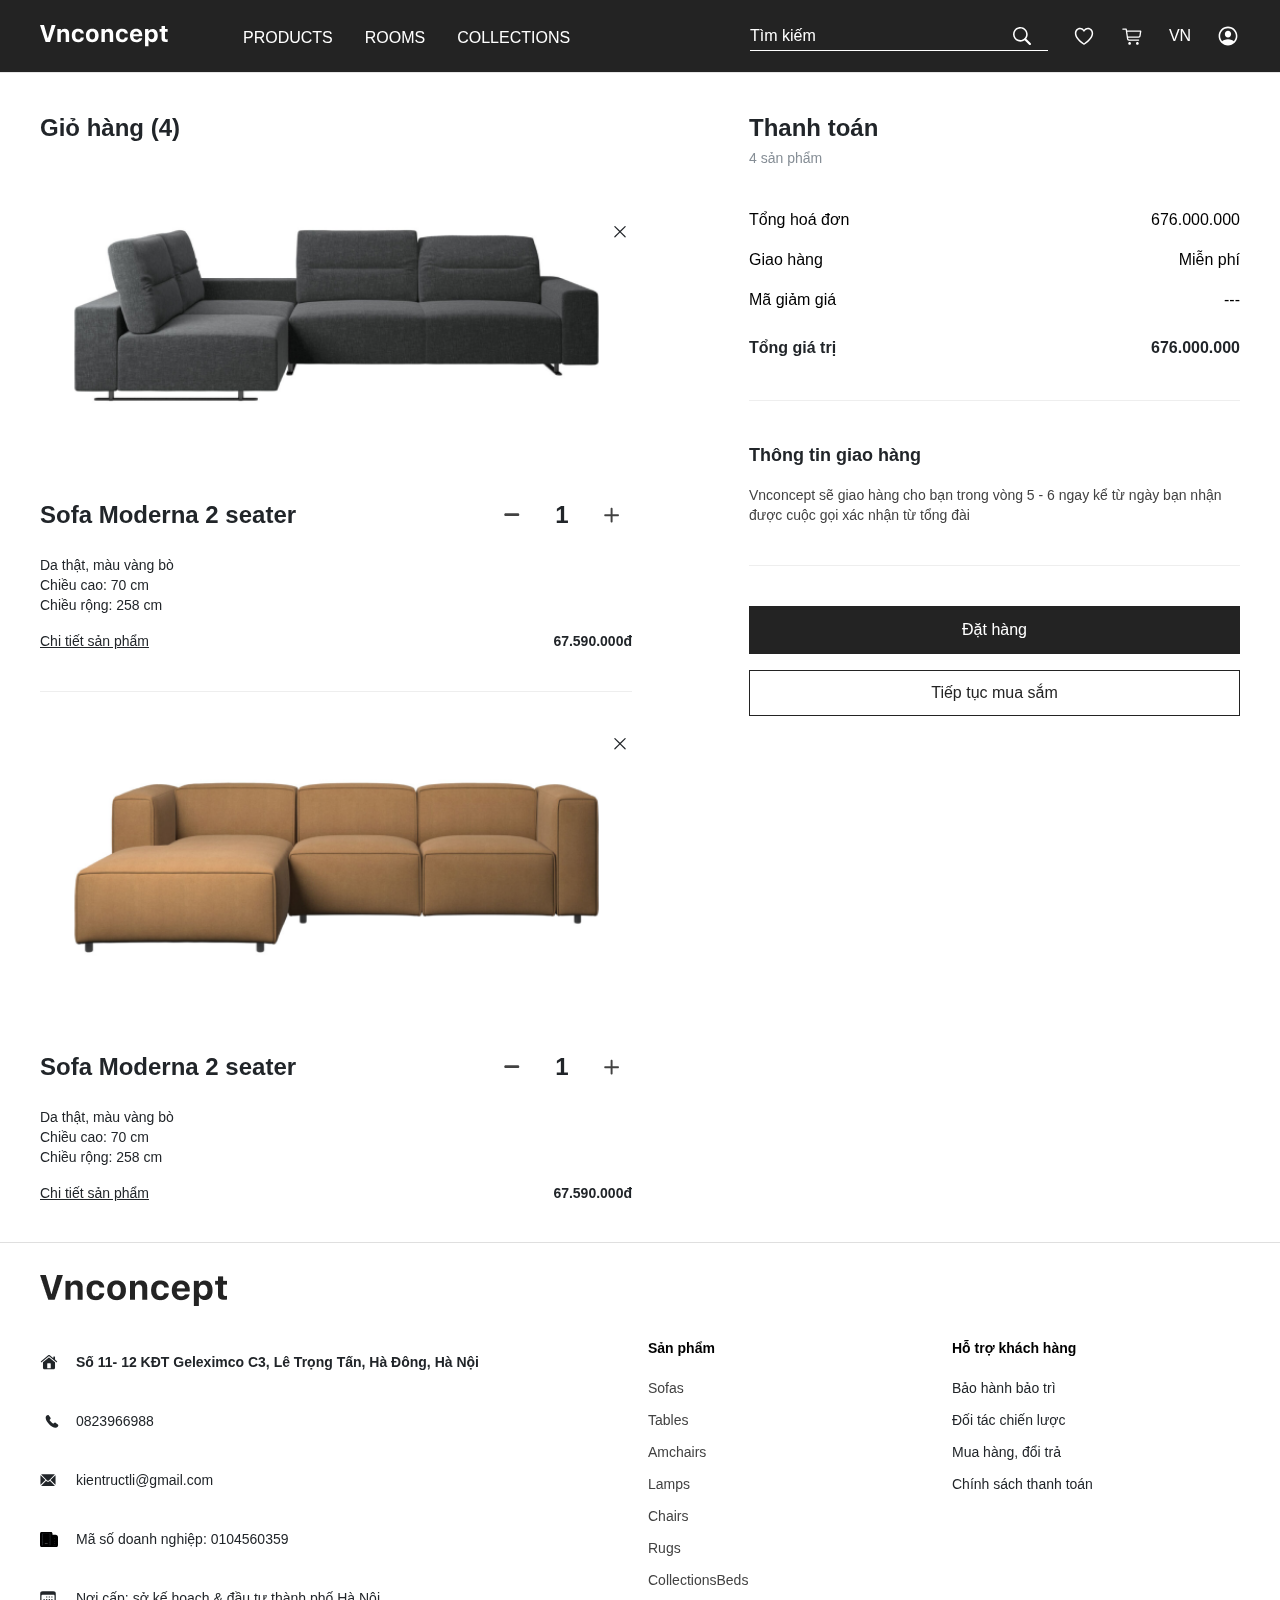
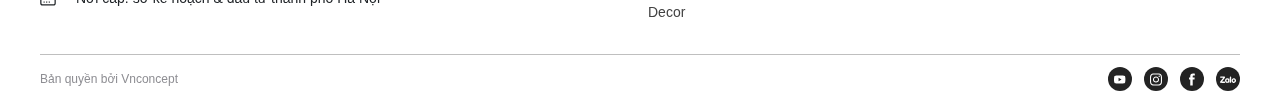
<file: card.page.html>
<!DOCTYPE html>
<html lang="en">

<head>
    <meta charset="UTF-8">
    <meta http-equiv="X-UA-Compatible" content="IE=edge">
    <meta name="viewport" content="width=device-width, initial-scale=1.0">
    <meta name="description" content="">
    <meta name="keywords" content="">
    <meta name="robots" , content="index, follow">
    <link rel="icon" , href="images/icons/favicon-16x16.svg" , type="image/x-icon" , sizes="16x16" />
    <title>

        vncpncept - Giỏ hàng

    </title>
    <link rel="icon" , href="images/icons/favicon-16x16.png" , type="image/x-icon" , sizes="16x16" />
    <link rel="preconnect" href="https://fonts.googleapis.com" />
    <link rel="preconnect" href="https://fonts.gstatic.com" crossorigin />
    <link rel="preconnect" href="https://fonts.googleapis.com">
    <link rel="preconnect" href="https://fonts.gstatic.com" crossorigin>
    <link href="https://fonts.googleapis.com/css2?family=Roboto:wght@400;500;700&display=swap" rel="stylesheet">
    <link rel="stylesheet" href="css/tool.css" />
    <link rel="stylesheet" href="css/main.css" />


</head>

<body>
    <div class="wrapper">
        <header class="header bg-[#232323] relative" id="header">
            <div class="container__wrapper">
                <div class="header__container flex items-center flex-wrap">
                    <a href="index.html" title="vnconcept" class="logo flex items-center justify-center w-[127.65px]">
                        <img src="images/icons/icon__logo.svg" alt="logo" class="w-full object-contain flex">
                    </a>

                    <div class="menu__container">
                        <ul class="menu__addon flex justify-center items-center ml-[59.35px]">

                            <li class=" ">
                                <a href="product.page.html" title="PRODUCTS" class="menu__link flex text-white text-transparent-unp uppercase text-base px-4 pt-[26px] pb-[22px]">
                                    PRODUCTS
                                </a>
                                <div class="menu__omega absolute opacity-0 translate-y-5 left-0 right-0 top-full bg-white z-50 w-full shadow-[0px_8px_15px_rgba(0,0,0,0.15)] pt-6 pb-12">
                                    <div class="container__wrapper">
                                        <div class="bs-tab">
                                            <div class="tab-container__wrapper flex items-start">
                                                <div class="flex-shrink-0 max-w-[286px] w-full border-r border-[#EEEEEE]">
                                                    <ul class="control-list grid gap-y-2">
                                                        <li class="control-list__item cursor-pointer flex items-center  px-4 py-[10px]  text-[#232323] text-base active" tab-show="#tab1">Sofas</li>
                                                        <li class="control-list__item cursor-pointer flex items-center  px-4 py-[10px]  text-[#232323] text-base" tab-show="#tab2">Amchairs</li>
                                                        <li class="control-list__item cursor-pointer flex items-center  px-4 py-[10px]  text-[#232323] text-base" tab-show="#tab3">Chairs</li>
                                                        <li class="control-list__item cursor-pointer flex items-center  px-4 py-[10px]  text-[#232323] text-base" tab-show="#tab4">Beds</li>
                                                        <li class="control-list__item cursor-pointer flex items-center  px-4 py-[10px]  text-[#232323] text-base" tab-show="#tab5">Tables</li>
                                                        <li class="control-list__item cursor-pointer flex items-center  px-4 py-[10px]  text-[#232323] text-base" tab-show="#tab6">Lamps</li>
                                                        <li class="control-list__item cursor-pointer flex items-center  px-4 py-[10px]  text-[#232323] text-base" tab-show="#tab7">Rugs</li>
                                                        <li class="control-list__item cursor-pointer flex items-center  px-4 py-[10px]  text-[#232323] text-base" tab-show="#tab8">Decor</li>

                                                    </ul>
                                                </div>
                                                <div class="tab-content">
                                                    <div class="tab-item hidden active" id="tab1">
                                                        <div class="table-item__grid grid grid-cols-3 gap-y-8 gap-x-[114px] ml-[130px]">

                                                            <div class="min-w-[183px]">
                                                                <h3 class="text-[#BFBFBF] font-semibold text-sm mb-4">
                                                                    By Style
                                                                </h3>
                                                                <div class="gap gap-y-3">
                                                                    <a href="#" class="flex hover:opacity-80 w-full items-center text-[#424242] text-base py-1" title="Sofas">
                                                                        Sofas
                                                                    </a>
                                                                    <a href="#" class="flex w-full hover:opacity-80 items-center text-[#424242] text-base px-1" title="Real leather Sofas">
                                                                        Real leather Sofas
                                                                    </a>
                                                                    <a href="#" class="flex w-full hover:opacity-80 items-center text-[#424242] text-base py-1" title="Simily leather Sofas">
                                                                        Simily leather Sofas
                                                                    </a>

                                                                    <a href="#" class="flex w-full hover:opacity-80 items-center text-[#424242] text-base py-1" title="Felt Sofas">
                                                                        Felt Sofas
                                                                    </a>
                                                                    <a href="#" class="flex w-full hover:opacity-80 items-center text-[#424242] text-base py-1" title="Office Sofas">
                                                                        Office Sofas
                                                                    </a>
                                                                </div>
                                                            </div>
                                                            <div class="min-w-[183px]">
                                                                <h3 class="text-[#BFBFBF] font-semibold text-sm mb-4">
                                                                    By Size
                                                                </h3>
                                                                <div class="gap gap-y-3">
                                                                    <a href="#" class="flex w-full hover:opacity-80 items-center text-[#424242] text-base py-1" title="1 seater sofas">
                                                                        1 seater sofas
                                                                    </a>
                                                                    <a href="#" class="flex w-full hover:opacity-80 items-center text-[#424242] text-base px-1" title="2 seater sofas">
                                                                        2 seater sofas
                                                                    </a>
                                                                    <a href="#" class="flex w-full hover:opacity-80 items-center text-[#424242] text-base py-1" title="3 seater sofas">
                                                                        3 seater sofas
                                                                    </a>

                                                                    <a href="#" class="flex w-full hover:opacity-80 items-center text-[#424242] text-base py-1" title="Corner sofas">
                                                                        Corner sofas
                                                                    </a>
                                                                    <a href="#" class="flex w-full hover:opacity-80 items-center text-[#424242] text-base py-1" title="Set sofas">
                                                                        Set sofas
                                                                    </a>
                                                                </div>
                                                            </div>
                                                        </div>
                                                    </div>
                                                    <div class="tab-item hidden" id="tab2">
                                                        <div class="table-item__grid grid grid-cols-3 gap-y-8 gap-x-[114px] ml-[130px]">

                                                            <div class="min-w-[183px]">
                                                                <h3 class="text-[#BFBFBF] font-semibold text-sm mb-4">
                                                                    By Style
                                                                </h3>
                                                                <div class="gap gap-y-3">
                                                                    <a href="#" class="flex hover:opacity-80 w-full items-center text-[#424242] text-base py-1" title="Sofas">
                                                                        Sofas
                                                                    </a>
                                                                    <a href="#" class="flex w-full hover:opacity-80 items-center text-[#424242] text-base px-1" title="Real leather Sofas">
                                                                        Real leather Sofas
                                                                    </a>
                                                                    <a href="#" class="flex w-full hover:opacity-80 items-center text-[#424242] text-base py-1" title="Simily leather Sofas">
                                                                        Simily leather Sofas
                                                                    </a>

                                                                    <a href="#" class="flex w-full hover:opacity-80 items-center text-[#424242] text-base py-1" title="Felt Sofas">
                                                                        Felt Sofas
                                                                    </a>
                                                                    <a href="#" class="flex w-full hover:opacity-80 items-center text-[#424242] text-base py-1" title="Office Sofas">
                                                                        Office Sofas
                                                                    </a>
                                                                </div>
                                                            </div>
                                                            <div class="min-w-[183px]">
                                                                <h3 class="text-[#BFBFBF] font-semibold text-sm mb-4">
                                                                    By Size
                                                                </h3>
                                                                <div class="gap gap-y-3">
                                                                    <a href="#" class="flex w-full hover:opacity-80 items-center text-[#424242] text-base py-1" title="1 seater sofas">
                                                                        1 seater sofas
                                                                    </a>
                                                                    <a href="#" class="flex w-full hover:opacity-80 items-center text-[#424242] text-base px-1" title="2 seater sofas">
                                                                        2 seater sofas
                                                                    </a>
                                                                    <a href="#" class="flex w-full hover:opacity-80 items-center text-[#424242] text-base py-1" title="3 seater sofas">
                                                                        3 seater sofas
                                                                    </a>

                                                                    <a href="#" class="flex w-full hover:opacity-80 items-center text-[#424242] text-base py-1" title="Corner sofas">
                                                                        Corner sofas
                                                                    </a>
                                                                    <a href="#" class="flex w-full hover:opacity-80 items-center text-[#424242] text-base py-1" title="Set sofas">
                                                                        Set sofas
                                                                    </a>
                                                                </div>
                                                            </div>
                                                        </div>
                                                    </div>
                                                    <div class="tab-item hidden" id="tab3">
                                                        <div class="table-item__grid grid grid-cols-3 gap-y-8 gap-x-[114px] ml-[130px]">

                                                            <div class="min-w-[183px]">
                                                                <h3 class="text-[#BFBFBF] font-semibold text-sm mb-4">
                                                                    By Style
                                                                </h3>
                                                                <div class="gap gap-y-3">
                                                                    <a href="#" class="flex hover:opacity-80 w-full items-center text-[#424242] text-base py-1" title="Sofas">
                                                                        Sofas
                                                                    </a>
                                                                    <a href="#" class="flex w-full hover:opacity-80 items-center text-[#424242] text-base px-1" title="Real leather Sofas">
                                                                        Real leather Sofas
                                                                    </a>
                                                                    <a href="#" class="flex w-full hover:opacity-80 items-center text-[#424242] text-base py-1" title="Simily leather Sofas">
                                                                        Simily leather Sofas
                                                                    </a>

                                                                    <a href="#" class="flex w-full hover:opacity-80 items-center text-[#424242] text-base py-1" title="Felt Sofas">
                                                                        Felt Sofas
                                                                    </a>
                                                                    <a href="#" class="flex w-full hover:opacity-80 items-center text-[#424242] text-base py-1" title="Office Sofas">
                                                                        Office Sofas
                                                                    </a>
                                                                </div>
                                                            </div>
                                                            <div class="min-w-[183px]">
                                                                <h3 class="text-[#BFBFBF] font-semibold text-sm mb-4">
                                                                    By Size
                                                                </h3>
                                                                <div class="gap gap-y-3">
                                                                    <a href="#" class="flex w-full hover:opacity-80 items-center text-[#424242] text-base py-1" title="1 seater sofas">
                                                                        1 seater sofas
                                                                    </a>
                                                                    <a href="#" class="flex w-full hover:opacity-80 items-center text-[#424242] text-base px-1" title="2 seater sofas">
                                                                        2 seater sofas
                                                                    </a>
                                                                    <a href="#" class="flex w-full hover:opacity-80 items-center text-[#424242] text-base py-1" title="3 seater sofas">
                                                                        3 seater sofas
                                                                    </a>

                                                                    <a href="#" class="flex w-full hover:opacity-80 items-center text-[#424242] text-base py-1" title="Corner sofas">
                                                                        Corner sofas
                                                                    </a>
                                                                    <a href="#" class="flex w-full hover:opacity-80 items-center text-[#424242] text-base py-1" title="Set sofas">
                                                                        Set sofas
                                                                    </a>
                                                                </div>
                                                            </div>
                                                        </div>
                                                    </div>
                                                    <div class="tab-item hidden" id="tab4">
                                                        <div class="table-item__grid grid grid-cols-3 gap-y-8 gap-x-[114px] ml-[130px]">

                                                            <div class="min-w-[183px]">
                                                                <h3 class="text-[#BFBFBF] font-semibold text-sm mb-4">
                                                                    By Style
                                                                </h3>
                                                                <div class="gap gap-y-3">
                                                                    <a href="#" class="flex hover:opacity-80 w-full items-center text-[#424242] text-base py-1" title="Sofas">
                                                                        Sofas
                                                                    </a>
                                                                    <a href="#" class="flex w-full hover:opacity-80 items-center text-[#424242] text-base px-1" title="Real leather Sofas">
                                                                        Real leather Sofas
                                                                    </a>
                                                                    <a href="#" class="flex w-full hover:opacity-80 items-center text-[#424242] text-base py-1" title="Simily leather Sofas">
                                                                        Simily leather Sofas
                                                                    </a>

                                                                    <a href="#" class="flex w-full hover:opacity-80 items-center text-[#424242] text-base py-1" title="Felt Sofas">
                                                                        Felt Sofas
                                                                    </a>
                                                                    <a href="#" class="flex w-full hover:opacity-80 items-center text-[#424242] text-base py-1" title="Office Sofas">
                                                                        Office Sofas
                                                                    </a>
                                                                </div>
                                                            </div>
                                                            <div class="min-w-[183px]">
                                                                <h3 class="text-[#BFBFBF] font-semibold text-sm mb-4">
                                                                    By Size
                                                                </h3>
                                                                <div class="gap gap-y-3">
                                                                    <a href="#" class="flex w-full hover:opacity-80 items-center text-[#424242] text-base py-1" title="1 seater sofas">
                                                                        1 seater sofas
                                                                    </a>
                                                                    <a href="#" class="flex w-full hover:opacity-80 items-center text-[#424242] text-base px-1" title="2 seater sofas">
                                                                        2 seater sofas
                                                                    </a>
                                                                    <a href="#" class="flex w-full hover:opacity-80 items-center text-[#424242] text-base py-1" title="3 seater sofas">
                                                                        3 seater sofas
                                                                    </a>

                                                                    <a href="#" class="flex w-full hover:opacity-80 items-center text-[#424242] text-base py-1" title="Corner sofas">
                                                                        Corner sofas
                                                                    </a>
                                                                    <a href="#" class="flex w-full hover:opacity-80 items-center text-[#424242] text-base py-1" title="Set sofas">
                                                                        Set sofas
                                                                    </a>
                                                                </div>
                                                            </div>
                                                        </div>
                                                    </div>
                                                    <div class="tab-item hidden" id="tab5">
                                                        <div class="table-item__grid grid grid-cols-3 gap-y-8 gap-x-[114px] ml-[130px]">

                                                            <div class="min-w-[183px]">
                                                                <h3 class="text-[#BFBFBF] font-semibold text-sm mb-4">
                                                                    By Style
                                                                </h3>
                                                                <div class="gap gap-y-3">
                                                                    <a href="#" class="flex hover:opacity-80 w-full items-center text-[#424242] text-base py-1" title="Sofas">
                                                                        Sofas
                                                                    </a>
                                                                    <a href="#" class="flex w-full hover:opacity-80 items-center text-[#424242] text-base px-1" title="Real leather Sofas">
                                                                        Real leather Sofas
                                                                    </a>
                                                                    <a href="#" class="flex w-full hover:opacity-80 items-center text-[#424242] text-base py-1" title="Simily leather Sofas">
                                                                        Simily leather Sofas
                                                                    </a>

                                                                    <a href="#" class="flex w-full hover:opacity-80 items-center text-[#424242] text-base py-1" title="Felt Sofas">
                                                                        Felt Sofas
                                                                    </a>
                                                                    <a href="#" class="flex w-full hover:opacity-80 items-center text-[#424242] text-base py-1" title="Office Sofas">
                                                                        Office Sofas
                                                                    </a>
                                                                </div>
                                                            </div>
                                                            <div class="min-w-[183px]">
                                                                <h3 class="text-[#BFBFBF] font-semibold text-sm mb-4">
                                                                    By Size
                                                                </h3>
                                                                <div class="gap gap-y-3">
                                                                    <a href="#" class="flex w-full hover:opacity-80 items-center text-[#424242] text-base py-1" title="1 seater sofas">
                                                                        1 seater sofas
                                                                    </a>
                                                                    <a href="#" class="flex w-full hover:opacity-80 items-center text-[#424242] text-base px-1" title="2 seater sofas">
                                                                        2 seater sofas
                                                                    </a>
                                                                    <a href="#" class="flex w-full hover:opacity-80 items-center text-[#424242] text-base py-1" title="3 seater sofas">
                                                                        3 seater sofas
                                                                    </a>

                                                                    <a href="#" class="flex w-full hover:opacity-80 items-center text-[#424242] text-base py-1" title="Corner sofas">
                                                                        Corner sofas
                                                                    </a>
                                                                    <a href="#" class="flex w-full hover:opacity-80 items-center text-[#424242] text-base py-1" title="Set sofas">
                                                                        Set sofas
                                                                    </a>
                                                                </div>
                                                            </div>
                                                        </div>
                                                    </div>
                                                    <div class="tab-item hidden" id="tab6">
                                                        <div class="table-item__grid grid grid-cols-3 gap-y-8 gap-x-[114px] ml-[130px]">

                                                            <div class="min-w-[183px]">
                                                                <h3 class="text-[#BFBFBF] font-semibold text-sm mb-4">
                                                                    By Style
                                                                </h3>
                                                                <div class="gap gap-y-3">
                                                                    <a href="#" class="flex hover:opacity-80 w-full items-center text-[#424242] text-base py-1" title="Sofas">
                                                                        Sofas
                                                                    </a>
                                                                    <a href="#" class="flex w-full hover:opacity-80 items-center text-[#424242] text-base px-1" title="Real leather Sofas">
                                                                        Real leather Sofas
                                                                    </a>
                                                                    <a href="#" class="flex w-full hover:opacity-80 items-center text-[#424242] text-base py-1" title="Simily leather Sofas">
                                                                        Simily leather Sofas
                                                                    </a>

                                                                    <a href="#" class="flex w-full hover:opacity-80 items-center text-[#424242] text-base py-1" title="Felt Sofas">
                                                                        Felt Sofas
                                                                    </a>
                                                                    <a href="#" class="flex w-full hover:opacity-80 items-center text-[#424242] text-base py-1" title="Office Sofas">
                                                                        Office Sofas
                                                                    </a>
                                                                </div>
                                                            </div>
                                                            <div class="min-w-[183px]">
                                                                <h3 class="text-[#BFBFBF] font-semibold text-sm mb-4">
                                                                    By Size
                                                                </h3>
                                                                <div class="gap gap-y-3">
                                                                    <a href="#" class="flex w-full hover:opacity-80 items-center text-[#424242] text-base py-1" title="1 seater sofas">
                                                                        1 seater sofas
                                                                    </a>
                                                                    <a href="#" class="flex w-full hover:opacity-80 items-center text-[#424242] text-base px-1" title="2 seater sofas">
                                                                        2 seater sofas
                                                                    </a>
                                                                    <a href="#" class="flex w-full hover:opacity-80 items-center text-[#424242] text-base py-1" title="3 seater sofas">
                                                                        3 seater sofas
                                                                    </a>

                                                                    <a href="#" class="flex w-full hover:opacity-80 items-center text-[#424242] text-base py-1" title="Corner sofas">
                                                                        Corner sofas
                                                                    </a>
                                                                    <a href="#" class="flex w-full hover:opacity-80 items-center text-[#424242] text-base py-1" title="Set sofas">
                                                                        Set sofas
                                                                    </a>
                                                                </div>
                                                            </div>
                                                        </div>
                                                    </div>
                                                    <div class="tab-item hidden" id="tab7">
                                                        <div class="table-item__grid grid grid-cols-3 gap-y-8 gap-x-[114px] ml-[130px]">

                                                            <div class="min-w-[183px]">
                                                                <h3 class="text-[#BFBFBF] font-semibold text-sm mb-4">
                                                                    By Style
                                                                </h3>
                                                                <div class="gap gap-y-3">
                                                                    <a href="#" class="flex hover:opacity-80 w-full items-center text-[#424242] text-base py-1" title="Sofas">
                                                                        Sofas
                                                                    </a>
                                                                    <a href="#" class="flex w-full hover:opacity-80 items-center text-[#424242] text-base px-1" title="Real leather Sofas">
                                                                        Real leather Sofas
                                                                    </a>
                                                                    <a href="#" class="flex w-full hover:opacity-80 items-center text-[#424242] text-base py-1" title="Simily leather Sofas">
                                                                        Simily leather Sofas
                                                                    </a>

                                                                    <a href="#" class="flex w-full hover:opacity-80 items-center text-[#424242] text-base py-1" title="Felt Sofas">
                                                                        Felt Sofas
                                                                    </a>
                                                                    <a href="#" class="flex w-full hover:opacity-80 items-center text-[#424242] text-base py-1" title="Office Sofas">
                                                                        Office Sofas
                                                                    </a>
                                                                </div>
                                                            </div>
                                                            <div class="min-w-[183px]">
                                                                <h3 class="text-[#BFBFBF] font-semibold text-sm mb-4">
                                                                    By Size
                                                                </h3>
                                                                <div class="gap gap-y-3">
                                                                    <a href="#" class="flex w-full hover:opacity-80 items-center text-[#424242] text-base py-1" title="1 seater sofas">
                                                                        1 seater sofas
                                                                    </a>
                                                                    <a href="#" class="flex w-full hover:opacity-80 items-center text-[#424242] text-base px-1" title="2 seater sofas">
                                                                        2 seater sofas
                                                                    </a>
                                                                    <a href="#" class="flex w-full hover:opacity-80 items-center text-[#424242] text-base py-1" title="3 seater sofas">
                                                                        3 seater sofas
                                                                    </a>

                                                                    <a href="#" class="flex w-full hover:opacity-80 items-center text-[#424242] text-base py-1" title="Corner sofas">
                                                                        Corner sofas
                                                                    </a>
                                                                    <a href="#" class="flex w-full hover:opacity-80 items-center text-[#424242] text-base py-1" title="Set sofas">
                                                                        Set sofas
                                                                    </a>
                                                                </div>
                                                            </div>
                                                        </div>
                                                    </div>
                                                    <div class="tab-item hidden" id="tab8">
                                                        <div class="table-item__grid grid grid-cols-3 gap-y-8 gap-x-[114px] ml-[130px]">

                                                            <div class="min-w-[183px]">
                                                                <h3 class="text-[#BFBFBF] font-semibold text-sm mb-4">
                                                                    By Style
                                                                </h3>
                                                                <div class="gap gap-y-3">
                                                                    <a href="#" class="flex hover:opacity-80 w-full items-center text-[#424242] text-base py-1" title="Sofas">
                                                                        Sofas
                                                                    </a>
                                                                    <a href="#" class="flex w-full hover:opacity-80 items-center text-[#424242] text-base px-1" title="Real leather Sofas">
                                                                        Real leather Sofas
                                                                    </a>
                                                                    <a href="#" class="flex w-full hover:opacity-80 items-center text-[#424242] text-base py-1" title="Simily leather Sofas">
                                                                        Simily leather Sofas
                                                                    </a>

                                                                    <a href="#" class="flex w-full hover:opacity-80 items-center text-[#424242] text-base py-1" title="Felt Sofas">
                                                                        Felt Sofas
                                                                    </a>
                                                                    <a href="#" class="flex w-full hover:opacity-80 items-center text-[#424242] text-base py-1" title="Office Sofas">
                                                                        Office Sofas
                                                                    </a>
                                                                </div>
                                                            </div>
                                                            <div class="min-w-[183px]">
                                                                <h3 class="text-[#BFBFBF] font-semibold text-sm mb-4">
                                                                    By Size
                                                                </h3>
                                                                <div class="gap gap-y-3">
                                                                    <a href="#" class="flex w-full hover:opacity-80 items-center text-[#424242] text-base py-1" title="1 seater sofas">
                                                                        1 seater sofas
                                                                    </a>
                                                                    <a href="#" class="flex w-full hover:opacity-80 items-center text-[#424242] text-base px-1" title="2 seater sofas">
                                                                        2 seater sofas
                                                                    </a>
                                                                    <a href="#" class="flex w-full hover:opacity-80 items-center text-[#424242] text-base py-1" title="3 seater sofas">
                                                                        3 seater sofas
                                                                    </a>

                                                                    <a href="#" class="flex w-full hover:opacity-80 items-center text-[#424242] text-base py-1" title="Corner sofas">
                                                                        Corner sofas
                                                                    </a>
                                                                    <a href="#" class="flex w-full hover:opacity-80 items-center text-[#424242] text-base py-1" title="Set sofas">
                                                                        Set sofas
                                                                    </a>
                                                                </div>
                                                            </div>
                                                        </div>
                                                    </div>
                                                </div>
                                            </div>
                                        </div>

                                    </div>

                                </div>
                                <ul class="menu__mobile">
                                    <li>
                                        <a href="#" title="Sofas" class="cursor-pointer flex items-center  px-7 py-[10px]  text-[#232323] text-base">
                                            Sofas
                                        </a>
                                        <ul class="hidden">
                                            <li>
                                                <h3 class="text-[#BFBFBF] font-semibold text-sm mb-4">
                                                    By Style
                                                </h3>
                                                <div class="gap gap-y-3">
                                                    <a href="#" class="flex hover:opacity-80 w-full items-center text-[#424242] text-base py-1" title="Sofas">
                                                        Sofas
                                                    </a>
                                                    <a href="#" class="flex w-full hover:opacity-80 items-center text-[#424242] text-base px-1" title="Real leather Sofas">
                                                        Real leather Sofas
                                                    </a>
                                                    <a href="#" class="flex w-full hover:opacity-80 items-center text-[#424242] text-base py-1" title="Simily leather Sofas">
                                                        Simily leather Sofas
                                                    </a>

                                                    <a href="#" class="flex w-full hover:opacity-80 items-center text-[#424242] text-base py-1" title="Felt Sofas">
                                                        Felt Sofas
                                                    </a>
                                                    <a href="#" class="flex w-full hover:opacity-80 items-center text-[#424242] text-base py-1" title="Office Sofas">
                                                        Office Sofas
                                                    </a>
                                                </div>
                                            </li>
                                            <li>
                                                <h3 class="text-[#BFBFBF] font-semibold text-sm mb-4">
                                                    By Size
                                                </h3>
                                                <div class="gap gap-y-3">
                                                    <a href="#" class="flex w-full hover:opacity-80 items-center text-[#424242] text-base py-1" title="1 seater sofas">
                                                        1 seater sofas
                                                    </a>
                                                    <a href="#" class="flex w-full hover:opacity-80 items-center text-[#424242] text-base px-1" title="2 seater sofas">
                                                        2 seater sofas
                                                    </a>
                                                    <a href="#" class="flex w-full hover:opacity-80 items-center text-[#424242] text-base py-1" title="3 seater sofas">
                                                        3 seater sofas
                                                    </a>

                                                    <a href="#" class="flex w-full hover:opacity-80 items-center text-[#424242] text-base py-1" title="Corner sofas">
                                                        Corner sofas
                                                    </a>
                                                    <a href="#" class="flex w-full hover:opacity-80 items-center text-[#424242] text-base py-1" title="Set sofas">
                                                        Set sofas
                                                    </a>
                                                </div>
                                            </li>
                                        </ul>
                                    </li>
                                    <li>
                                        <a href="#" title="Amchairs " class="cursor-pointer flex items-center  px-7 py-[10px]  text-[#232323] text-base">
                                            Amchairs
                                        </a>
                                    </li>
                                    <li>
                                        <a href="#" title="Chairs" class="cursor-pointer flex items-center  px-7 py-[10px]  text-[#232323] text-base">
                                            Chairs
                                        </a>
                                    </li>
                                    <li>
                                        <a href="#" title="Beds" class="cursor-pointer flex items-center  px-7 py-[10px]  text-[#232323] text-base">
                                            Beds
                                        </a>
                                    </li>
                                    <li>
                                        <a href="#" title="Tables" class="cursor-pointer flex items-center  px-7 py-[10px]  text-[#232323] text-base">
                                            Tables
                                        </a>
                                    </li>
                                    <li>
                                        <a href="#" title="Lamps" class="cursor-pointer flex items-center  px-7 py-[10px]  text-[#232323] text-base">
                                            Lamps
                                        </a>
                                    </li>
                                    <li>
                                        <a href="#" title="Rugs" class="cursor-pointer flex items-center  px-7 py-[10px]  text-[#232323] text-base">
                                            Rugs
                                        </a>
                                    </li>
                                    <li>
                                        <a href="#" title="Decor" class="cursor-pointer flex items-center  px-7 py-[10px]  text-[#232323] text-base">
                                            Decor
                                        </a>
                                    </li>
                                </ul>
                            </li>

                            <li class=" ">
                                <a href="rooms.page.html" title="ROOMS" class="menu__link flex text-white text-transparent-unp uppercase text-base px-4 pt-[26px] pb-[22px]">
                                    ROOMS
                                </a>
                                <div class="menu__omega absolute opacity-0 translate-y-5 left-0 right-0 top-full bg-white z-50 w-full shadow-[0px_8px_15px_rgba(0,0,0,0.15)] pt-6 pb-12">
                                    <div class="container__wrapper">
                                        <div class="bs-tab">
                                            <div class="tab-container__wrapper flex items-start">
                                                <div class="flex-shrink-0 max-w-[286px] w-full border-r border-[#EEEEEE]">
                                                    <ul class="control-list grid gap-y-2">
                                                        <li class="control-list__item cursor-pointer flex items-center  px-4 py-[10px]  text-[#232323] text-base active" tab-show="#tab1">Sofas</li>
                                                        <li class="control-list__item cursor-pointer flex items-center  px-4 py-[10px]  text-[#232323] text-base" tab-show="#tab2">Amchairs</li>
                                                        <li class="control-list__item cursor-pointer flex items-center  px-4 py-[10px]  text-[#232323] text-base" tab-show="#tab3">Chairs</li>
                                                        <li class="control-list__item cursor-pointer flex items-center  px-4 py-[10px]  text-[#232323] text-base" tab-show="#tab4">Beds</li>
                                                        <li class="control-list__item cursor-pointer flex items-center  px-4 py-[10px]  text-[#232323] text-base" tab-show="#tab5">Tables</li>
                                                        <li class="control-list__item cursor-pointer flex items-center  px-4 py-[10px]  text-[#232323] text-base" tab-show="#tab6">Lamps</li>
                                                        <li class="control-list__item cursor-pointer flex items-center  px-4 py-[10px]  text-[#232323] text-base" tab-show="#tab7">Rugs</li>
                                                        <li class="control-list__item cursor-pointer flex items-center  px-4 py-[10px]  text-[#232323] text-base" tab-show="#tab8">Decor</li>

                                                    </ul>
                                                </div>
                                                <div class="tab-content">
                                                    <div class="tab-item hidden active" id="tab1">
                                                        <div class="table-item__grid grid grid-cols-3 gap-y-8 gap-x-[114px] ml-[130px]">

                                                            <div class="min-w-[183px]">
                                                                <h3 class="text-[#BFBFBF] font-semibold text-sm mb-4">
                                                                    By Style
                                                                </h3>
                                                                <div class="gap gap-y-3">
                                                                    <a href="#" class="flex hover:opacity-80 w-full items-center text-[#424242] text-base py-1" title="Sofas">
                                                                        Sofas
                                                                    </a>
                                                                    <a href="#" class="flex w-full hover:opacity-80 items-center text-[#424242] text-base px-1" title="Real leather Sofas">
                                                                        Real leather Sofas
                                                                    </a>
                                                                    <a href="#" class="flex w-full hover:opacity-80 items-center text-[#424242] text-base py-1" title="Simily leather Sofas">
                                                                        Simily leather Sofas
                                                                    </a>

                                                                    <a href="#" class="flex w-full hover:opacity-80 items-center text-[#424242] text-base py-1" title="Felt Sofas">
                                                                        Felt Sofas
                                                                    </a>
                                                                    <a href="#" class="flex w-full hover:opacity-80 items-center text-[#424242] text-base py-1" title="Office Sofas">
                                                                        Office Sofas
                                                                    </a>
                                                                </div>
                                                            </div>
                                                            <div class="min-w-[183px]">
                                                                <h3 class="text-[#BFBFBF] font-semibold text-sm mb-4">
                                                                    By Size
                                                                </h3>
                                                                <div class="gap gap-y-3">
                                                                    <a href="#" class="flex w-full hover:opacity-80 items-center text-[#424242] text-base py-1" title="1 seater sofas">
                                                                        1 seater sofas
                                                                    </a>
                                                                    <a href="#" class="flex w-full hover:opacity-80 items-center text-[#424242] text-base px-1" title="2 seater sofas">
                                                                        2 seater sofas
                                                                    </a>
                                                                    <a href="#" class="flex w-full hover:opacity-80 items-center text-[#424242] text-base py-1" title="3 seater sofas">
                                                                        3 seater sofas
                                                                    </a>

                                                                    <a href="#" class="flex w-full hover:opacity-80 items-center text-[#424242] text-base py-1" title="Corner sofas">
                                                                        Corner sofas
                                                                    </a>
                                                                    <a href="#" class="flex w-full hover:opacity-80 items-center text-[#424242] text-base py-1" title="Set sofas">
                                                                        Set sofas
                                                                    </a>
                                                                </div>
                                                            </div>
                                                        </div>
                                                    </div>
                                                    <div class="tab-item hidden" id="tab2">
                                                        <div class="table-item__grid grid grid-cols-3 gap-y-8 gap-x-[114px] ml-[130px]">

                                                            <div class="min-w-[183px]">
                                                                <h3 class="text-[#BFBFBF] font-semibold text-sm mb-4">
                                                                    By Style
                                                                </h3>
                                                                <div class="gap gap-y-3">
                                                                    <a href="#" class="flex hover:opacity-80 w-full items-center text-[#424242] text-base py-1" title="Sofas">
                                                                        Sofas
                                                                    </a>
                                                                    <a href="#" class="flex w-full hover:opacity-80 items-center text-[#424242] text-base px-1" title="Real leather Sofas">
                                                                        Real leather Sofas
                                                                    </a>
                                                                    <a href="#" class="flex w-full hover:opacity-80 items-center text-[#424242] text-base py-1" title="Simily leather Sofas">
                                                                        Simily leather Sofas
                                                                    </a>

                                                                    <a href="#" class="flex w-full hover:opacity-80 items-center text-[#424242] text-base py-1" title="Felt Sofas">
                                                                        Felt Sofas
                                                                    </a>
                                                                    <a href="#" class="flex w-full hover:opacity-80 items-center text-[#424242] text-base py-1" title="Office Sofas">
                                                                        Office Sofas
                                                                    </a>
                                                                </div>
                                                            </div>
                                                            <div class="min-w-[183px]">
                                                                <h3 class="text-[#BFBFBF] font-semibold text-sm mb-4">
                                                                    By Size
                                                                </h3>
                                                                <div class="gap gap-y-3">
                                                                    <a href="#" class="flex w-full hover:opacity-80 items-center text-[#424242] text-base py-1" title="1 seater sofas">
                                                                        1 seater sofas
                                                                    </a>
                                                                    <a href="#" class="flex w-full hover:opacity-80 items-center text-[#424242] text-base px-1" title="2 seater sofas">
                                                                        2 seater sofas
                                                                    </a>
                                                                    <a href="#" class="flex w-full hover:opacity-80 items-center text-[#424242] text-base py-1" title="3 seater sofas">
                                                                        3 seater sofas
                                                                    </a>

                                                                    <a href="#" class="flex w-full hover:opacity-80 items-center text-[#424242] text-base py-1" title="Corner sofas">
                                                                        Corner sofas
                                                                    </a>
                                                                    <a href="#" class="flex w-full hover:opacity-80 items-center text-[#424242] text-base py-1" title="Set sofas">
                                                                        Set sofas
                                                                    </a>
                                                                </div>
                                                            </div>
                                                        </div>
                                                    </div>
                                                    <div class="tab-item hidden" id="tab3">
                                                        <div class="table-item__grid grid grid-cols-3 gap-y-8 gap-x-[114px] ml-[130px]">

                                                            <div class="min-w-[183px]">
                                                                <h3 class="text-[#BFBFBF] font-semibold text-sm mb-4">
                                                                    By Style
                                                                </h3>
                                                                <div class="gap gap-y-3">
                                                                    <a href="#" class="flex hover:opacity-80 w-full items-center text-[#424242] text-base py-1" title="Sofas">
                                                                        Sofas
                                                                    </a>
                                                                    <a href="#" class="flex w-full hover:opacity-80 items-center text-[#424242] text-base px-1" title="Real leather Sofas">
                                                                        Real leather Sofas
                                                                    </a>
                                                                    <a href="#" class="flex w-full hover:opacity-80 items-center text-[#424242] text-base py-1" title="Simily leather Sofas">
                                                                        Simily leather Sofas
                                                                    </a>

                                                                    <a href="#" class="flex w-full hover:opacity-80 items-center text-[#424242] text-base py-1" title="Felt Sofas">
                                                                        Felt Sofas
                                                                    </a>
                                                                    <a href="#" class="flex w-full hover:opacity-80 items-center text-[#424242] text-base py-1" title="Office Sofas">
                                                                        Office Sofas
                                                                    </a>
                                                                </div>
                                                            </div>
                                                            <div class="min-w-[183px]">
                                                                <h3 class="text-[#BFBFBF] font-semibold text-sm mb-4">
                                                                    By Size
                                                                </h3>
                                                                <div class="gap gap-y-3">
                                                                    <a href="#" class="flex w-full hover:opacity-80 items-center text-[#424242] text-base py-1" title="1 seater sofas">
                                                                        1 seater sofas
                                                                    </a>
                                                                    <a href="#" class="flex w-full hover:opacity-80 items-center text-[#424242] text-base px-1" title="2 seater sofas">
                                                                        2 seater sofas
                                                                    </a>
                                                                    <a href="#" class="flex w-full hover:opacity-80 items-center text-[#424242] text-base py-1" title="3 seater sofas">
                                                                        3 seater sofas
                                                                    </a>

                                                                    <a href="#" class="flex w-full hover:opacity-80 items-center text-[#424242] text-base py-1" title="Corner sofas">
                                                                        Corner sofas
                                                                    </a>
                                                                    <a href="#" class="flex w-full hover:opacity-80 items-center text-[#424242] text-base py-1" title="Set sofas">
                                                                        Set sofas
                                                                    </a>
                                                                </div>
                                                            </div>
                                                        </div>
                                                    </div>
                                                    <div class="tab-item hidden" id="tab4">
                                                        <div class="table-item__grid grid grid-cols-3 gap-y-8 gap-x-[114px] ml-[130px]">

                                                            <div class="min-w-[183px]">
                                                                <h3 class="text-[#BFBFBF] font-semibold text-sm mb-4">
                                                                    By Style
                                                                </h3>
                                                                <div class="gap gap-y-3">
                                                                    <a href="#" class="flex hover:opacity-80 w-full items-center text-[#424242] text-base py-1" title="Sofas">
                                                                        Sofas
                                                                    </a>
                                                                    <a href="#" class="flex w-full hover:opacity-80 items-center text-[#424242] text-base px-1" title="Real leather Sofas">
                                                                        Real leather Sofas
                                                                    </a>
                                                                    <a href="#" class="flex w-full hover:opacity-80 items-center text-[#424242] text-base py-1" title="Simily leather Sofas">
                                                                        Simily leather Sofas
                                                                    </a>

                                                                    <a href="#" class="flex w-full hover:opacity-80 items-center text-[#424242] text-base py-1" title="Felt Sofas">
                                                                        Felt Sofas
                                                                    </a>
                                                                    <a href="#" class="flex w-full hover:opacity-80 items-center text-[#424242] text-base py-1" title="Office Sofas">
                                                                        Office Sofas
                                                                    </a>
                                                                </div>
                                                            </div>
                                                            <div class="min-w-[183px]">
                                                                <h3 class="text-[#BFBFBF] font-semibold text-sm mb-4">
                                                                    By Size
                                                                </h3>
                                                                <div class="gap gap-y-3">
                                                                    <a href="#" class="flex w-full hover:opacity-80 items-center text-[#424242] text-base py-1" title="1 seater sofas">
                                                                        1 seater sofas
                                                                    </a>
                                                                    <a href="#" class="flex w-full hover:opacity-80 items-center text-[#424242] text-base px-1" title="2 seater sofas">
                                                                        2 seater sofas
                                                                    </a>
                                                                    <a href="#" class="flex w-full hover:opacity-80 items-center text-[#424242] text-base py-1" title="3 seater sofas">
                                                                        3 seater sofas
                                                                    </a>

                                                                    <a href="#" class="flex w-full hover:opacity-80 items-center text-[#424242] text-base py-1" title="Corner sofas">
                                                                        Corner sofas
                                                                    </a>
                                                                    <a href="#" class="flex w-full hover:opacity-80 items-center text-[#424242] text-base py-1" title="Set sofas">
                                                                        Set sofas
                                                                    </a>
                                                                </div>
                                                            </div>
                                                        </div>
                                                    </div>
                                                    <div class="tab-item hidden" id="tab5">
                                                        <div class="table-item__grid grid grid-cols-3 gap-y-8 gap-x-[114px] ml-[130px]">

                                                            <div class="min-w-[183px]">
                                                                <h3 class="text-[#BFBFBF] font-semibold text-sm mb-4">
                                                                    By Style
                                                                </h3>
                                                                <div class="gap gap-y-3">
                                                                    <a href="#" class="flex hover:opacity-80 w-full items-center text-[#424242] text-base py-1" title="Sofas">
                                                                        Sofas
                                                                    </a>
                                                                    <a href="#" class="flex w-full hover:opacity-80 items-center text-[#424242] text-base px-1" title="Real leather Sofas">
                                                                        Real leather Sofas
                                                                    </a>
                                                                    <a href="#" class="flex w-full hover:opacity-80 items-center text-[#424242] text-base py-1" title="Simily leather Sofas">
                                                                        Simily leather Sofas
                                                                    </a>

                                                                    <a href="#" class="flex w-full hover:opacity-80 items-center text-[#424242] text-base py-1" title="Felt Sofas">
                                                                        Felt Sofas
                                                                    </a>
                                                                    <a href="#" class="flex w-full hover:opacity-80 items-center text-[#424242] text-base py-1" title="Office Sofas">
                                                                        Office Sofas
                                                                    </a>
                                                                </div>
                                                            </div>
                                                            <div class="min-w-[183px]">
                                                                <h3 class="text-[#BFBFBF] font-semibold text-sm mb-4">
                                                                    By Size
                                                                </h3>
                                                                <div class="gap gap-y-3">
                                                                    <a href="#" class="flex w-full hover:opacity-80 items-center text-[#424242] text-base py-1" title="1 seater sofas">
                                                                        1 seater sofas
                                                                    </a>
                                                                    <a href="#" class="flex w-full hover:opacity-80 items-center text-[#424242] text-base px-1" title="2 seater sofas">
                                                                        2 seater sofas
                                                                    </a>
                                                                    <a href="#" class="flex w-full hover:opacity-80 items-center text-[#424242] text-base py-1" title="3 seater sofas">
                                                                        3 seater sofas
                                                                    </a>

                                                                    <a href="#" class="flex w-full hover:opacity-80 items-center text-[#424242] text-base py-1" title="Corner sofas">
                                                                        Corner sofas
                                                                    </a>
                                                                    <a href="#" class="flex w-full hover:opacity-80 items-center text-[#424242] text-base py-1" title="Set sofas">
                                                                        Set sofas
                                                                    </a>
                                                                </div>
                                                            </div>
                                                        </div>
                                                    </div>
                                                    <div class="tab-item hidden" id="tab6">
                                                        <div class="table-item__grid grid grid-cols-3 gap-y-8 gap-x-[114px] ml-[130px]">

                                                            <div class="min-w-[183px]">
                                                                <h3 class="text-[#BFBFBF] font-semibold text-sm mb-4">
                                                                    By Style
                                                                </h3>
                                                                <div class="gap gap-y-3">
                                                                    <a href="#" class="flex hover:opacity-80 w-full items-center text-[#424242] text-base py-1" title="Sofas">
                                                                        Sofas
                                                                    </a>
                                                                    <a href="#" class="flex w-full hover:opacity-80 items-center text-[#424242] text-base px-1" title="Real leather Sofas">
                                                                        Real leather Sofas
                                                                    </a>
                                                                    <a href="#" class="flex w-full hover:opacity-80 items-center text-[#424242] text-base py-1" title="Simily leather Sofas">
                                                                        Simily leather Sofas
                                                                    </a>

                                                                    <a href="#" class="flex w-full hover:opacity-80 items-center text-[#424242] text-base py-1" title="Felt Sofas">
                                                                        Felt Sofas
                                                                    </a>
                                                                    <a href="#" class="flex w-full hover:opacity-80 items-center text-[#424242] text-base py-1" title="Office Sofas">
                                                                        Office Sofas
                                                                    </a>
                                                                </div>
                                                            </div>
                                                            <div class="min-w-[183px]">
                                                                <h3 class="text-[#BFBFBF] font-semibold text-sm mb-4">
                                                                    By Size
                                                                </h3>
                                                                <div class="gap gap-y-3">
                                                                    <a href="#" class="flex w-full hover:opacity-80 items-center text-[#424242] text-base py-1" title="1 seater sofas">
                                                                        1 seater sofas
                                                                    </a>
                                                                    <a href="#" class="flex w-full hover:opacity-80 items-center text-[#424242] text-base px-1" title="2 seater sofas">
                                                                        2 seater sofas
                                                                    </a>
                                                                    <a href="#" class="flex w-full hover:opacity-80 items-center text-[#424242] text-base py-1" title="3 seater sofas">
                                                                        3 seater sofas
                                                                    </a>

                                                                    <a href="#" class="flex w-full hover:opacity-80 items-center text-[#424242] text-base py-1" title="Corner sofas">
                                                                        Corner sofas
                                                                    </a>
                                                                    <a href="#" class="flex w-full hover:opacity-80 items-center text-[#424242] text-base py-1" title="Set sofas">
                                                                        Set sofas
                                                                    </a>
                                                                </div>
                                                            </div>
                                                        </div>
                                                    </div>
                                                    <div class="tab-item hidden" id="tab7">
                                                        <div class="table-item__grid grid grid-cols-3 gap-y-8 gap-x-[114px] ml-[130px]">

                                                            <div class="min-w-[183px]">
                                                                <h3 class="text-[#BFBFBF] font-semibold text-sm mb-4">
                                                                    By Style
                                                                </h3>
                                                                <div class="gap gap-y-3">
                                                                    <a href="#" class="flex hover:opacity-80 w-full items-center text-[#424242] text-base py-1" title="Sofas">
                                                                        Sofas
                                                                    </a>
                                                                    <a href="#" class="flex w-full hover:opacity-80 items-center text-[#424242] text-base px-1" title="Real leather Sofas">
                                                                        Real leather Sofas
                                                                    </a>
                                                                    <a href="#" class="flex w-full hover:opacity-80 items-center text-[#424242] text-base py-1" title="Simily leather Sofas">
                                                                        Simily leather Sofas
                                                                    </a>

                                                                    <a href="#" class="flex w-full hover:opacity-80 items-center text-[#424242] text-base py-1" title="Felt Sofas">
                                                                        Felt Sofas
                                                                    </a>
                                                                    <a href="#" class="flex w-full hover:opacity-80 items-center text-[#424242] text-base py-1" title="Office Sofas">
                                                                        Office Sofas
                                                                    </a>
                                                                </div>
                                                            </div>
                                                            <div class="min-w-[183px]">
                                                                <h3 class="text-[#BFBFBF] font-semibold text-sm mb-4">
                                                                    By Size
                                                                </h3>
                                                                <div class="gap gap-y-3">
                                                                    <a href="#" class="flex w-full hover:opacity-80 items-center text-[#424242] text-base py-1" title="1 seater sofas">
                                                                        1 seater sofas
                                                                    </a>
                                                                    <a href="#" class="flex w-full hover:opacity-80 items-center text-[#424242] text-base px-1" title="2 seater sofas">
                                                                        2 seater sofas
                                                                    </a>
                                                                    <a href="#" class="flex w-full hover:opacity-80 items-center text-[#424242] text-base py-1" title="3 seater sofas">
                                                                        3 seater sofas
                                                                    </a>

                                                                    <a href="#" class="flex w-full hover:opacity-80 items-center text-[#424242] text-base py-1" title="Corner sofas">
                                                                        Corner sofas
                                                                    </a>
                                                                    <a href="#" class="flex w-full hover:opacity-80 items-center text-[#424242] text-base py-1" title="Set sofas">
                                                                        Set sofas
                                                                    </a>
                                                                </div>
                                                            </div>
                                                        </div>
                                                    </div>
                                                    <div class="tab-item hidden" id="tab8">
                                                        <div class="table-item__grid grid grid-cols-3 gap-y-8 gap-x-[114px] ml-[130px]">

                                                            <div class="min-w-[183px]">
                                                                <h3 class="text-[#BFBFBF] font-semibold text-sm mb-4">
                                                                    By Style
                                                                </h3>
                                                                <div class="gap gap-y-3">
                                                                    <a href="#" class="flex hover:opacity-80 w-full items-center text-[#424242] text-base py-1" title="Sofas">
                                                                        Sofas
                                                                    </a>
                                                                    <a href="#" class="flex w-full hover:opacity-80 items-center text-[#424242] text-base px-1" title="Real leather Sofas">
                                                                        Real leather Sofas
                                                                    </a>
                                                                    <a href="#" class="flex w-full hover:opacity-80 items-center text-[#424242] text-base py-1" title="Simily leather Sofas">
                                                                        Simily leather Sofas
                                                                    </a>

                                                                    <a href="#" class="flex w-full hover:opacity-80 items-center text-[#424242] text-base py-1" title="Felt Sofas">
                                                                        Felt Sofas
                                                                    </a>
                                                                    <a href="#" class="flex w-full hover:opacity-80 items-center text-[#424242] text-base py-1" title="Office Sofas">
                                                                        Office Sofas
                                                                    </a>
                                                                </div>
                                                            </div>
                                                            <div class="min-w-[183px]">
                                                                <h3 class="text-[#BFBFBF] font-semibold text-sm mb-4">
                                                                    By Size
                                                                </h3>
                                                                <div class="gap gap-y-3">
                                                                    <a href="#" class="flex w-full hover:opacity-80 items-center text-[#424242] text-base py-1" title="1 seater sofas">
                                                                        1 seater sofas
                                                                    </a>
                                                                    <a href="#" class="flex w-full hover:opacity-80 items-center text-[#424242] text-base px-1" title="2 seater sofas">
                                                                        2 seater sofas
                                                                    </a>
                                                                    <a href="#" class="flex w-full hover:opacity-80 items-center text-[#424242] text-base py-1" title="3 seater sofas">
                                                                        3 seater sofas
                                                                    </a>

                                                                    <a href="#" class="flex w-full hover:opacity-80 items-center text-[#424242] text-base py-1" title="Corner sofas">
                                                                        Corner sofas
                                                                    </a>
                                                                    <a href="#" class="flex w-full hover:opacity-80 items-center text-[#424242] text-base py-1" title="Set sofas">
                                                                        Set sofas
                                                                    </a>
                                                                </div>
                                                            </div>
                                                        </div>
                                                    </div>
                                                </div>
                                            </div>
                                        </div>

                                    </div>

                                </div>
                                <ul class="menu__mobile">
                                    <li>
                                        <a href="#" title="Sofas" class="cursor-pointer flex items-center  px-7 py-[10px]  text-[#232323] text-base">
                                            Sofas
                                        </a>
                                        <ul class="hidden">
                                            <li>
                                                <h3 class="text-[#BFBFBF] font-semibold text-sm mb-4">
                                                    By Style
                                                </h3>
                                                <div class="gap gap-y-3">
                                                    <a href="#" class="flex hover:opacity-80 w-full items-center text-[#424242] text-base py-1" title="Sofas">
                                                        Sofas
                                                    </a>
                                                    <a href="#" class="flex w-full hover:opacity-80 items-center text-[#424242] text-base px-1" title="Real leather Sofas">
                                                        Real leather Sofas
                                                    </a>
                                                    <a href="#" class="flex w-full hover:opacity-80 items-center text-[#424242] text-base py-1" title="Simily leather Sofas">
                                                        Simily leather Sofas
                                                    </a>

                                                    <a href="#" class="flex w-full hover:opacity-80 items-center text-[#424242] text-base py-1" title="Felt Sofas">
                                                        Felt Sofas
                                                    </a>
                                                    <a href="#" class="flex w-full hover:opacity-80 items-center text-[#424242] text-base py-1" title="Office Sofas">
                                                        Office Sofas
                                                    </a>
                                                </div>
                                            </li>
                                            <li>
                                                <h3 class="text-[#BFBFBF] font-semibold text-sm mb-4">
                                                    By Size
                                                </h3>
                                                <div class="gap gap-y-3">
                                                    <a href="#" class="flex w-full hover:opacity-80 items-center text-[#424242] text-base py-1" title="1 seater sofas">
                                                        1 seater sofas
                                                    </a>
                                                    <a href="#" class="flex w-full hover:opacity-80 items-center text-[#424242] text-base px-1" title="2 seater sofas">
                                                        2 seater sofas
                                                    </a>
                                                    <a href="#" class="flex w-full hover:opacity-80 items-center text-[#424242] text-base py-1" title="3 seater sofas">
                                                        3 seater sofas
                                                    </a>

                                                    <a href="#" class="flex w-full hover:opacity-80 items-center text-[#424242] text-base py-1" title="Corner sofas">
                                                        Corner sofas
                                                    </a>
                                                    <a href="#" class="flex w-full hover:opacity-80 items-center text-[#424242] text-base py-1" title="Set sofas">
                                                        Set sofas
                                                    </a>
                                                </div>
                                            </li>
                                        </ul>
                                    </li>
                                    <li>
                                        <a href="#" title="Amchairs " class="cursor-pointer flex items-center  px-7 py-[10px]  text-[#232323] text-base">
                                            Amchairs
                                        </a>
                                    </li>
                                    <li>
                                        <a href="#" title="Chairs" class="cursor-pointer flex items-center  px-7 py-[10px]  text-[#232323] text-base">
                                            Chairs
                                        </a>
                                    </li>
                                    <li>
                                        <a href="#" title="Beds" class="cursor-pointer flex items-center  px-7 py-[10px]  text-[#232323] text-base">
                                            Beds
                                        </a>
                                    </li>
                                    <li>
                                        <a href="#" title="Tables" class="cursor-pointer flex items-center  px-7 py-[10px]  text-[#232323] text-base">
                                            Tables
                                        </a>
                                    </li>
                                    <li>
                                        <a href="#" title="Lamps" class="cursor-pointer flex items-center  px-7 py-[10px]  text-[#232323] text-base">
                                            Lamps
                                        </a>
                                    </li>
                                    <li>
                                        <a href="#" title="Rugs" class="cursor-pointer flex items-center  px-7 py-[10px]  text-[#232323] text-base">
                                            Rugs
                                        </a>
                                    </li>
                                    <li>
                                        <a href="#" title="Decor" class="cursor-pointer flex items-center  px-7 py-[10px]  text-[#232323] text-base">
                                            Decor
                                        </a>
                                    </li>
                                </ul>
                            </li>

                            <li class=" ">
                                <a href="collections.page.html" title="COLLECTIONS" class="menu__link flex text-white text-transparent-unp uppercase text-base px-4 pt-[26px] pb-[22px]">
                                    COLLECTIONS
                                </a>
                                <div class="menu__omega absolute opacity-0 translate-y-5 left-0 right-0 top-full bg-white z-50 w-full shadow-[0px_8px_15px_rgba(0,0,0,0.15)] pt-6 pb-12">
                                    <div class="container__wrapper">
                                        <div class="bs-tab">
                                            <div class="tab-container__wrapper flex items-start">
                                                <div class="flex-shrink-0 max-w-[286px] w-full border-r border-[#EEEEEE]">
                                                    <ul class="control-list grid gap-y-2">
                                                        <li class="control-list__item cursor-pointer flex items-center  px-4 py-[10px]  text-[#232323] text-base active" tab-show="#tab1">Sofas</li>
                                                        <li class="control-list__item cursor-pointer flex items-center  px-4 py-[10px]  text-[#232323] text-base" tab-show="#tab2">Amchairs</li>
                                                        <li class="control-list__item cursor-pointer flex items-center  px-4 py-[10px]  text-[#232323] text-base" tab-show="#tab3">Chairs</li>
                                                        <li class="control-list__item cursor-pointer flex items-center  px-4 py-[10px]  text-[#232323] text-base" tab-show="#tab4">Beds</li>
                                                        <li class="control-list__item cursor-pointer flex items-center  px-4 py-[10px]  text-[#232323] text-base" tab-show="#tab5">Tables</li>
                                                        <li class="control-list__item cursor-pointer flex items-center  px-4 py-[10px]  text-[#232323] text-base" tab-show="#tab6">Lamps</li>
                                                        <li class="control-list__item cursor-pointer flex items-center  px-4 py-[10px]  text-[#232323] text-base" tab-show="#tab7">Rugs</li>
                                                        <li class="control-list__item cursor-pointer flex items-center  px-4 py-[10px]  text-[#232323] text-base" tab-show="#tab8">Decor</li>

                                                    </ul>
                                                </div>
                                                <div class="tab-content">
                                                    <div class="tab-item hidden active" id="tab1">
                                                        <div class="table-item__grid grid grid-cols-3 gap-y-8 gap-x-[114px] ml-[130px]">

                                                            <div class="min-w-[183px]">
                                                                <h3 class="text-[#BFBFBF] font-semibold text-sm mb-4">
                                                                    By Style
                                                                </h3>
                                                                <div class="gap gap-y-3">
                                                                    <a href="#" class="flex hover:opacity-80 w-full items-center text-[#424242] text-base py-1" title="Sofas">
                                                                        Sofas
                                                                    </a>
                                                                    <a href="#" class="flex w-full hover:opacity-80 items-center text-[#424242] text-base px-1" title="Real leather Sofas">
                                                                        Real leather Sofas
                                                                    </a>
                                                                    <a href="#" class="flex w-full hover:opacity-80 items-center text-[#424242] text-base py-1" title="Simily leather Sofas">
                                                                        Simily leather Sofas
                                                                    </a>

                                                                    <a href="#" class="flex w-full hover:opacity-80 items-center text-[#424242] text-base py-1" title="Felt Sofas">
                                                                        Felt Sofas
                                                                    </a>
                                                                    <a href="#" class="flex w-full hover:opacity-80 items-center text-[#424242] text-base py-1" title="Office Sofas">
                                                                        Office Sofas
                                                                    </a>
                                                                </div>
                                                            </div>
                                                            <div class="min-w-[183px]">
                                                                <h3 class="text-[#BFBFBF] font-semibold text-sm mb-4">
                                                                    By Size
                                                                </h3>
                                                                <div class="gap gap-y-3">
                                                                    <a href="#" class="flex w-full hover:opacity-80 items-center text-[#424242] text-base py-1" title="1 seater sofas">
                                                                        1 seater sofas
                                                                    </a>
                                                                    <a href="#" class="flex w-full hover:opacity-80 items-center text-[#424242] text-base px-1" title="2 seater sofas">
                                                                        2 seater sofas
                                                                    </a>
                                                                    <a href="#" class="flex w-full hover:opacity-80 items-center text-[#424242] text-base py-1" title="3 seater sofas">
                                                                        3 seater sofas
                                                                    </a>

                                                                    <a href="#" class="flex w-full hover:opacity-80 items-center text-[#424242] text-base py-1" title="Corner sofas">
                                                                        Corner sofas
                                                                    </a>
                                                                    <a href="#" class="flex w-full hover:opacity-80 items-center text-[#424242] text-base py-1" title="Set sofas">
                                                                        Set sofas
                                                                    </a>
                                                                </div>
                                                            </div>
                                                        </div>
                                                    </div>
                                                    <div class="tab-item hidden" id="tab2">
                                                        <div class="table-item__grid grid grid-cols-3 gap-y-8 gap-x-[114px] ml-[130px]">

                                                            <div class="min-w-[183px]">
                                                                <h3 class="text-[#BFBFBF] font-semibold text-sm mb-4">
                                                                    By Style
                                                                </h3>
                                                                <div class="gap gap-y-3">
                                                                    <a href="#" class="flex hover:opacity-80 w-full items-center text-[#424242] text-base py-1" title="Sofas">
                                                                        Sofas
                                                                    </a>
                                                                    <a href="#" class="flex w-full hover:opacity-80 items-center text-[#424242] text-base px-1" title="Real leather Sofas">
                                                                        Real leather Sofas
                                                                    </a>
                                                                    <a href="#" class="flex w-full hover:opacity-80 items-center text-[#424242] text-base py-1" title="Simily leather Sofas">
                                                                        Simily leather Sofas
                                                                    </a>

                                                                    <a href="#" class="flex w-full hover:opacity-80 items-center text-[#424242] text-base py-1" title="Felt Sofas">
                                                                        Felt Sofas
                                                                    </a>
                                                                    <a href="#" class="flex w-full hover:opacity-80 items-center text-[#424242] text-base py-1" title="Office Sofas">
                                                                        Office Sofas
                                                                    </a>
                                                                </div>
                                                            </div>
                                                            <div class="min-w-[183px]">
                                                                <h3 class="text-[#BFBFBF] font-semibold text-sm mb-4">
                                                                    By Size
                                                                </h3>
                                                                <div class="gap gap-y-3">
                                                                    <a href="#" class="flex w-full hover:opacity-80 items-center text-[#424242] text-base py-1" title="1 seater sofas">
                                                                        1 seater sofas
                                                                    </a>
                                                                    <a href="#" class="flex w-full hover:opacity-80 items-center text-[#424242] text-base px-1" title="2 seater sofas">
                                                                        2 seater sofas
                                                                    </a>
                                                                    <a href="#" class="flex w-full hover:opacity-80 items-center text-[#424242] text-base py-1" title="3 seater sofas">
                                                                        3 seater sofas
                                                                    </a>

                                                                    <a href="#" class="flex w-full hover:opacity-80 items-center text-[#424242] text-base py-1" title="Corner sofas">
                                                                        Corner sofas
                                                                    </a>
                                                                    <a href="#" class="flex w-full hover:opacity-80 items-center text-[#424242] text-base py-1" title="Set sofas">
                                                                        Set sofas
                                                                    </a>
                                                                </div>
                                                            </div>
                                                        </div>
                                                    </div>
                                                    <div class="tab-item hidden" id="tab3">
                                                        <div class="table-item__grid grid grid-cols-3 gap-y-8 gap-x-[114px] ml-[130px]">

                                                            <div class="min-w-[183px]">
                                                                <h3 class="text-[#BFBFBF] font-semibold text-sm mb-4">
                                                                    By Style
                                                                </h3>
                                                                <div class="gap gap-y-3">
                                                                    <a href="#" class="flex hover:opacity-80 w-full items-center text-[#424242] text-base py-1" title="Sofas">
                                                                        Sofas
                                                                    </a>
                                                                    <a href="#" class="flex w-full hover:opacity-80 items-center text-[#424242] text-base px-1" title="Real leather Sofas">
                                                                        Real leather Sofas
                                                                    </a>
                                                                    <a href="#" class="flex w-full hover:opacity-80 items-center text-[#424242] text-base py-1" title="Simily leather Sofas">
                                                                        Simily leather Sofas
                                                                    </a>

                                                                    <a href="#" class="flex w-full hover:opacity-80 items-center text-[#424242] text-base py-1" title="Felt Sofas">
                                                                        Felt Sofas
                                                                    </a>
                                                                    <a href="#" class="flex w-full hover:opacity-80 items-center text-[#424242] text-base py-1" title="Office Sofas">
                                                                        Office Sofas
                                                                    </a>
                                                                </div>
                                                            </div>
                                                            <div class="min-w-[183px]">
                                                                <h3 class="text-[#BFBFBF] font-semibold text-sm mb-4">
                                                                    By Size
                                                                </h3>
                                                                <div class="gap gap-y-3">
                                                                    <a href="#" class="flex w-full hover:opacity-80 items-center text-[#424242] text-base py-1" title="1 seater sofas">
                                                                        1 seater sofas
                                                                    </a>
                                                                    <a href="#" class="flex w-full hover:opacity-80 items-center text-[#424242] text-base px-1" title="2 seater sofas">
                                                                        2 seater sofas
                                                                    </a>
                                                                    <a href="#" class="flex w-full hover:opacity-80 items-center text-[#424242] text-base py-1" title="3 seater sofas">
                                                                        3 seater sofas
                                                                    </a>

                                                                    <a href="#" class="flex w-full hover:opacity-80 items-center text-[#424242] text-base py-1" title="Corner sofas">
                                                                        Corner sofas
                                                                    </a>
                                                                    <a href="#" class="flex w-full hover:opacity-80 items-center text-[#424242] text-base py-1" title="Set sofas">
                                                                        Set sofas
                                                                    </a>
                                                                </div>
                                                            </div>
                                                        </div>
                                                    </div>
                                                    <div class="tab-item hidden" id="tab4">
                                                        <div class="table-item__grid grid grid-cols-3 gap-y-8 gap-x-[114px] ml-[130px]">

                                                            <div class="min-w-[183px]">
                                                                <h3 class="text-[#BFBFBF] font-semibold text-sm mb-4">
                                                                    By Style
                                                                </h3>
                                                                <div class="gap gap-y-3">
                                                                    <a href="#" class="flex hover:opacity-80 w-full items-center text-[#424242] text-base py-1" title="Sofas">
                                                                        Sofas
                                                                    </a>
                                                                    <a href="#" class="flex w-full hover:opacity-80 items-center text-[#424242] text-base px-1" title="Real leather Sofas">
                                                                        Real leather Sofas
                                                                    </a>
                                                                    <a href="#" class="flex w-full hover:opacity-80 items-center text-[#424242] text-base py-1" title="Simily leather Sofas">
                                                                        Simily leather Sofas
                                                                    </a>

                                                                    <a href="#" class="flex w-full hover:opacity-80 items-center text-[#424242] text-base py-1" title="Felt Sofas">
                                                                        Felt Sofas
                                                                    </a>
                                                                    <a href="#" class="flex w-full hover:opacity-80 items-center text-[#424242] text-base py-1" title="Office Sofas">
                                                                        Office Sofas
                                                                    </a>
                                                                </div>
                                                            </div>
                                                            <div class="min-w-[183px]">
                                                                <h3 class="text-[#BFBFBF] font-semibold text-sm mb-4">
                                                                    By Size
                                                                </h3>
                                                                <div class="gap gap-y-3">
                                                                    <a href="#" class="flex w-full hover:opacity-80 items-center text-[#424242] text-base py-1" title="1 seater sofas">
                                                                        1 seater sofas
                                                                    </a>
                                                                    <a href="#" class="flex w-full hover:opacity-80 items-center text-[#424242] text-base px-1" title="2 seater sofas">
                                                                        2 seater sofas
                                                                    </a>
                                                                    <a href="#" class="flex w-full hover:opacity-80 items-center text-[#424242] text-base py-1" title="3 seater sofas">
                                                                        3 seater sofas
                                                                    </a>

                                                                    <a href="#" class="flex w-full hover:opacity-80 items-center text-[#424242] text-base py-1" title="Corner sofas">
                                                                        Corner sofas
                                                                    </a>
                                                                    <a href="#" class="flex w-full hover:opacity-80 items-center text-[#424242] text-base py-1" title="Set sofas">
                                                                        Set sofas
                                                                    </a>
                                                                </div>
                                                            </div>
                                                        </div>
                                                    </div>
                                                    <div class="tab-item hidden" id="tab5">
                                                        <div class="table-item__grid grid grid-cols-3 gap-y-8 gap-x-[114px] ml-[130px]">

                                                            <div class="min-w-[183px]">
                                                                <h3 class="text-[#BFBFBF] font-semibold text-sm mb-4">
                                                                    By Style
                                                                </h3>
                                                                <div class="gap gap-y-3">
                                                                    <a href="#" class="flex hover:opacity-80 w-full items-center text-[#424242] text-base py-1" title="Sofas">
                                                                        Sofas
                                                                    </a>
                                                                    <a href="#" class="flex w-full hover:opacity-80 items-center text-[#424242] text-base px-1" title="Real leather Sofas">
                                                                        Real leather Sofas
                                                                    </a>
                                                                    <a href="#" class="flex w-full hover:opacity-80 items-center text-[#424242] text-base py-1" title="Simily leather Sofas">
                                                                        Simily leather Sofas
                                                                    </a>

                                                                    <a href="#" class="flex w-full hover:opacity-80 items-center text-[#424242] text-base py-1" title="Felt Sofas">
                                                                        Felt Sofas
                                                                    </a>
                                                                    <a href="#" class="flex w-full hover:opacity-80 items-center text-[#424242] text-base py-1" title="Office Sofas">
                                                                        Office Sofas
                                                                    </a>
                                                                </div>
                                                            </div>
                                                            <div class="min-w-[183px]">
                                                                <h3 class="text-[#BFBFBF] font-semibold text-sm mb-4">
                                                                    By Size
                                                                </h3>
                                                                <div class="gap gap-y-3">
                                                                    <a href="#" class="flex w-full hover:opacity-80 items-center text-[#424242] text-base py-1" title="1 seater sofas">
                                                                        1 seater sofas
                                                                    </a>
                                                                    <a href="#" class="flex w-full hover:opacity-80 items-center text-[#424242] text-base px-1" title="2 seater sofas">
                                                                        2 seater sofas
                                                                    </a>
                                                                    <a href="#" class="flex w-full hover:opacity-80 items-center text-[#424242] text-base py-1" title="3 seater sofas">
                                                                        3 seater sofas
                                                                    </a>

                                                                    <a href="#" class="flex w-full hover:opacity-80 items-center text-[#424242] text-base py-1" title="Corner sofas">
                                                                        Corner sofas
                                                                    </a>
                                                                    <a href="#" class="flex w-full hover:opacity-80 items-center text-[#424242] text-base py-1" title="Set sofas">
                                                                        Set sofas
                                                                    </a>
                                                                </div>
                                                            </div>
                                                        </div>
                                                    </div>
                                                    <div class="tab-item hidden" id="tab6">
                                                        <div class="table-item__grid grid grid-cols-3 gap-y-8 gap-x-[114px] ml-[130px]">

                                                            <div class="min-w-[183px]">
                                                                <h3 class="text-[#BFBFBF] font-semibold text-sm mb-4">
                                                                    By Style
                                                                </h3>
                                                                <div class="gap gap-y-3">
                                                                    <a href="#" class="flex hover:opacity-80 w-full items-center text-[#424242] text-base py-1" title="Sofas">
                                                                        Sofas
                                                                    </a>
                                                                    <a href="#" class="flex w-full hover:opacity-80 items-center text-[#424242] text-base px-1" title="Real leather Sofas">
                                                                        Real leather Sofas
                                                                    </a>
                                                                    <a href="#" class="flex w-full hover:opacity-80 items-center text-[#424242] text-base py-1" title="Simily leather Sofas">
                                                                        Simily leather Sofas
                                                                    </a>

                                                                    <a href="#" class="flex w-full hover:opacity-80 items-center text-[#424242] text-base py-1" title="Felt Sofas">
                                                                        Felt Sofas
                                                                    </a>
                                                                    <a href="#" class="flex w-full hover:opacity-80 items-center text-[#424242] text-base py-1" title="Office Sofas">
                                                                        Office Sofas
                                                                    </a>
                                                                </div>
                                                            </div>
                                                            <div class="min-w-[183px]">
                                                                <h3 class="text-[#BFBFBF] font-semibold text-sm mb-4">
                                                                    By Size
                                                                </h3>
                                                                <div class="gap gap-y-3">
                                                                    <a href="#" class="flex w-full hover:opacity-80 items-center text-[#424242] text-base py-1" title="1 seater sofas">
                                                                        1 seater sofas
                                                                    </a>
                                                                    <a href="#" class="flex w-full hover:opacity-80 items-center text-[#424242] text-base px-1" title="2 seater sofas">
                                                                        2 seater sofas
                                                                    </a>
                                                                    <a href="#" class="flex w-full hover:opacity-80 items-center text-[#424242] text-base py-1" title="3 seater sofas">
                                                                        3 seater sofas
                                                                    </a>

                                                                    <a href="#" class="flex w-full hover:opacity-80 items-center text-[#424242] text-base py-1" title="Corner sofas">
                                                                        Corner sofas
                                                                    </a>
                                                                    <a href="#" class="flex w-full hover:opacity-80 items-center text-[#424242] text-base py-1" title="Set sofas">
                                                                        Set sofas
                                                                    </a>
                                                                </div>
                                                            </div>
                                                        </div>
                                                    </div>
                                                    <div class="tab-item hidden" id="tab7">
                                                        <div class="table-item__grid grid grid-cols-3 gap-y-8 gap-x-[114px] ml-[130px]">

                                                            <div class="min-w-[183px]">
                                                                <h3 class="text-[#BFBFBF] font-semibold text-sm mb-4">
                                                                    By Style
                                                                </h3>
                                                                <div class="gap gap-y-3">
                                                                    <a href="#" class="flex hover:opacity-80 w-full items-center text-[#424242] text-base py-1" title="Sofas">
                                                                        Sofas
                                                                    </a>
                                                                    <a href="#" class="flex w-full hover:opacity-80 items-center text-[#424242] text-base px-1" title="Real leather Sofas">
                                                                        Real leather Sofas
                                                                    </a>
                                                                    <a href="#" class="flex w-full hover:opacity-80 items-center text-[#424242] text-base py-1" title="Simily leather Sofas">
                                                                        Simily leather Sofas
                                                                    </a>

                                                                    <a href="#" class="flex w-full hover:opacity-80 items-center text-[#424242] text-base py-1" title="Felt Sofas">
                                                                        Felt Sofas
                                                                    </a>
                                                                    <a href="#" class="flex w-full hover:opacity-80 items-center text-[#424242] text-base py-1" title="Office Sofas">
                                                                        Office Sofas
                                                                    </a>
                                                                </div>
                                                            </div>
                                                            <div class="min-w-[183px]">
                                                                <h3 class="text-[#BFBFBF] font-semibold text-sm mb-4">
                                                                    By Size
                                                                </h3>
                                                                <div class="gap gap-y-3">
                                                                    <a href="#" class="flex w-full hover:opacity-80 items-center text-[#424242] text-base py-1" title="1 seater sofas">
                                                                        1 seater sofas
                                                                    </a>
                                                                    <a href="#" class="flex w-full hover:opacity-80 items-center text-[#424242] text-base px-1" title="2 seater sofas">
                                                                        2 seater sofas
                                                                    </a>
                                                                    <a href="#" class="flex w-full hover:opacity-80 items-center text-[#424242] text-base py-1" title="3 seater sofas">
                                                                        3 seater sofas
                                                                    </a>

                                                                    <a href="#" class="flex w-full hover:opacity-80 items-center text-[#424242] text-base py-1" title="Corner sofas">
                                                                        Corner sofas
                                                                    </a>
                                                                    <a href="#" class="flex w-full hover:opacity-80 items-center text-[#424242] text-base py-1" title="Set sofas">
                                                                        Set sofas
                                                                    </a>
                                                                </div>
                                                            </div>
                                                        </div>
                                                    </div>
                                                    <div class="tab-item hidden" id="tab8">
                                                        <div class="table-item__grid grid grid-cols-3 gap-y-8 gap-x-[114px] ml-[130px]">

                                                            <div class="min-w-[183px]">
                                                                <h3 class="text-[#BFBFBF] font-semibold text-sm mb-4">
                                                                    By Style
                                                                </h3>
                                                                <div class="gap gap-y-3">
                                                                    <a href="#" class="flex hover:opacity-80 w-full items-center text-[#424242] text-base py-1" title="Sofas">
                                                                        Sofas
                                                                    </a>
                                                                    <a href="#" class="flex w-full hover:opacity-80 items-center text-[#424242] text-base px-1" title="Real leather Sofas">
                                                                        Real leather Sofas
                                                                    </a>
                                                                    <a href="#" class="flex w-full hover:opacity-80 items-center text-[#424242] text-base py-1" title="Simily leather Sofas">
                                                                        Simily leather Sofas
                                                                    </a>

                                                                    <a href="#" class="flex w-full hover:opacity-80 items-center text-[#424242] text-base py-1" title="Felt Sofas">
                                                                        Felt Sofas
                                                                    </a>
                                                                    <a href="#" class="flex w-full hover:opacity-80 items-center text-[#424242] text-base py-1" title="Office Sofas">
                                                                        Office Sofas
                                                                    </a>
                                                                </div>
                                                            </div>
                                                            <div class="min-w-[183px]">
                                                                <h3 class="text-[#BFBFBF] font-semibold text-sm mb-4">
                                                                    By Size
                                                                </h3>
                                                                <div class="gap gap-y-3">
                                                                    <a href="#" class="flex w-full hover:opacity-80 items-center text-[#424242] text-base py-1" title="1 seater sofas">
                                                                        1 seater sofas
                                                                    </a>
                                                                    <a href="#" class="flex w-full hover:opacity-80 items-center text-[#424242] text-base px-1" title="2 seater sofas">
                                                                        2 seater sofas
                                                                    </a>
                                                                    <a href="#" class="flex w-full hover:opacity-80 items-center text-[#424242] text-base py-1" title="3 seater sofas">
                                                                        3 seater sofas
                                                                    </a>

                                                                    <a href="#" class="flex w-full hover:opacity-80 items-center text-[#424242] text-base py-1" title="Corner sofas">
                                                                        Corner sofas
                                                                    </a>
                                                                    <a href="#" class="flex w-full hover:opacity-80 items-center text-[#424242] text-base py-1" title="Set sofas">
                                                                        Set sofas
                                                                    </a>
                                                                </div>
                                                            </div>
                                                        </div>
                                                    </div>
                                                </div>
                                            </div>
                                        </div>

                                    </div>

                                </div>
                                <ul class="menu__mobile">
                                    <li>
                                        <a href="#" title="Sofas" class="cursor-pointer flex items-center  px-7 py-[10px]  text-[#232323] text-base">
                                            Sofas
                                        </a>
                                        <ul class="hidden">
                                            <li>
                                                <h3 class="text-[#BFBFBF] font-semibold text-sm mb-4">
                                                    By Style
                                                </h3>
                                                <div class="gap gap-y-3">
                                                    <a href="#" class="flex hover:opacity-80 w-full items-center text-[#424242] text-base py-1" title="Sofas">
                                                        Sofas
                                                    </a>
                                                    <a href="#" class="flex w-full hover:opacity-80 items-center text-[#424242] text-base px-1" title="Real leather Sofas">
                                                        Real leather Sofas
                                                    </a>
                                                    <a href="#" class="flex w-full hover:opacity-80 items-center text-[#424242] text-base py-1" title="Simily leather Sofas">
                                                        Simily leather Sofas
                                                    </a>

                                                    <a href="#" class="flex w-full hover:opacity-80 items-center text-[#424242] text-base py-1" title="Felt Sofas">
                                                        Felt Sofas
                                                    </a>
                                                    <a href="#" class="flex w-full hover:opacity-80 items-center text-[#424242] text-base py-1" title="Office Sofas">
                                                        Office Sofas
                                                    </a>
                                                </div>
                                            </li>
                                            <li>
                                                <h3 class="text-[#BFBFBF] font-semibold text-sm mb-4">
                                                    By Size
                                                </h3>
                                                <div class="gap gap-y-3">
                                                    <a href="#" class="flex w-full hover:opacity-80 items-center text-[#424242] text-base py-1" title="1 seater sofas">
                                                        1 seater sofas
                                                    </a>
                                                    <a href="#" class="flex w-full hover:opacity-80 items-center text-[#424242] text-base px-1" title="2 seater sofas">
                                                        2 seater sofas
                                                    </a>
                                                    <a href="#" class="flex w-full hover:opacity-80 items-center text-[#424242] text-base py-1" title="3 seater sofas">
                                                        3 seater sofas
                                                    </a>

                                                    <a href="#" class="flex w-full hover:opacity-80 items-center text-[#424242] text-base py-1" title="Corner sofas">
                                                        Corner sofas
                                                    </a>
                                                    <a href="#" class="flex w-full hover:opacity-80 items-center text-[#424242] text-base py-1" title="Set sofas">
                                                        Set sofas
                                                    </a>
                                                </div>
                                            </li>
                                        </ul>
                                    </li>
                                    <li>
                                        <a href="#" title="Amchairs " class="cursor-pointer flex items-center  px-7 py-[10px]  text-[#232323] text-base">
                                            Amchairs
                                        </a>
                                    </li>
                                    <li>
                                        <a href="#" title="Chairs" class="cursor-pointer flex items-center  px-7 py-[10px]  text-[#232323] text-base">
                                            Chairs
                                        </a>
                                    </li>
                                    <li>
                                        <a href="#" title="Beds" class="cursor-pointer flex items-center  px-7 py-[10px]  text-[#232323] text-base">
                                            Beds
                                        </a>
                                    </li>
                                    <li>
                                        <a href="#" title="Tables" class="cursor-pointer flex items-center  px-7 py-[10px]  text-[#232323] text-base">
                                            Tables
                                        </a>
                                    </li>
                                    <li>
                                        <a href="#" title="Lamps" class="cursor-pointer flex items-center  px-7 py-[10px]  text-[#232323] text-base">
                                            Lamps
                                        </a>
                                    </li>
                                    <li>
                                        <a href="#" title="Rugs" class="cursor-pointer flex items-center  px-7 py-[10px]  text-[#232323] text-base">
                                            Rugs
                                        </a>
                                    </li>
                                    <li>
                                        <a href="#" title="Decor" class="cursor-pointer flex items-center  px-7 py-[10px]  text-[#232323] text-base">
                                            Decor
                                        </a>
                                    </li>
                                </ul>
                            </li>

                        </ul>
                    </div>

                    <form class="flex items-center border-b border-white pr-3 w-full max-w-[298px] ml-auto add__search">
                        <input type="text" placeholder="Tìm kiếm" class="add__search--input w-full border-0 h-7 bg-transparent text-white text-base placeholder:text-white  outline-none">
                        <button class="w-6 h-6 flex-shrink-0">
                            <img src="images/icons/icon__search.svg" alt="icon__search.svg" class="flex w-5 object-contain">
                        </button>
                    </form>


                    <div class="header__actions flex items-center gap-6 ml-6">
                        <a href="#" title="heart" class="w-6 h-6 flex justify-center items-center">
                            <img src="images/icons/icon__heart.svg" alt="icon__heart.svg" class="flex w-5" title="favorite product">
                        </a>
                        <a href="card.page.html" class="w-6 h-6 flex justify-center items-center" title="giỏ hàng">
                            <img src="images/icons/icon__cart.svg" alt="icon__cart.svg" class="flex w-5">
                        </a>
                        <a href="#" title="heart" class="w-6 h-6 flex justify-center items-center text-white uppercase" title="language">
                            VN
                        </a>
                        <a href="LogIn.page.html" title="Đăng nhập" class="w-6 h-6 flex justify-center items-center text-white uppercase" title="language">
                            <img src="images/icons/icon__user.svg" alt="icon__user.svg" class="flex w-5">
                        </a>
                    </div>
                    <button class="toggle__menu w-6 h-6 bg-white flex justify-center items-center rounded ml-4 hidden">
                        <svg width="17" height="15" viewbox="0 0 17 15" fill="none" xmlns="http://www.w3.org/2000/svg">
                            <path d="M11.1973 4.98438C12.041 4.98438 12.7598 4.46094 13.0566 3.71875H15.6426C16.0254 3.71875 16.3535 3.38281 16.3535 2.97656C16.3535 2.57031 16.0332 2.23438 15.6426 2.23438H13.0645C12.7676 1.49219 12.041 0.96875 11.1973 0.96875C10.3535 0.96875 9.62695 1.49219 9.33008 2.23438L0.978515 2.23438C0.564453 2.23438 0.24414 2.57031 0.24414 2.97656C0.24414 3.38281 0.572265 3.71875 0.978515 3.71875H9.33008C9.62695 4.46094 10.3535 4.98438 11.1973 4.98438ZM11.1973 3.92969C10.666 3.92969 10.2363 3.50781 10.2363 2.97656C10.2363 2.42969 10.666 2.01563 11.1973 2.01563C11.7363 2.01563 12.1504 2.42969 12.1504 2.97656C12.1504 3.50781 11.7363 3.92969 11.1973 3.92969ZM0.947265 7.10156C0.564453 7.10156 0.24414 7.42969 0.24414 7.84375C0.24414 8.24219 0.572265 8.57812 0.947265 8.57812H3.62695C3.91602 9.32031 4.64258 9.85156 5.49414 9.85156C6.33008 9.85156 7.05664 9.32031 7.35352 8.57812L15.6191 8.57813C16.0254 8.57813 16.3535 8.25 16.3535 7.84375C16.3535 7.42969 16.0332 7.10156 15.6191 7.10156L7.35352 7.10156C7.05664 6.35938 6.33008 5.83594 5.49414 5.83594C4.65039 5.83594 3.92383 6.35938 3.62695 7.10156H0.947265ZM5.49414 8.79688C4.95508 8.79688 4.5332 8.375 4.5332 7.84375C4.5332 7.29688 4.95508 6.88281 5.49414 6.88281C6.0332 6.88281 6.44727 7.29688 6.44727 7.84375C6.44727 8.375 6.0332 8.79688 5.49414 8.79688ZM11.1973 14.7109C12.041 14.7109 12.7676 14.1875 13.0645 13.4453H15.6426C16.0254 13.4453 16.3535 13.1094 16.3535 12.7031C16.3535 12.2891 16.0332 11.9609 15.6426 11.9609H13.0566C12.7676 11.2188 12.041 10.6953 11.1973 10.6953C10.3535 10.6953 9.62695 11.2188 9.33008 11.9609H0.978515C0.564453 11.9609 0.24414 12.2969 0.24414 12.7031C0.24414 13.1094 0.572265 13.4453 0.978515 13.4453H9.33008C9.62695 14.1875 10.3535 14.7109 11.1973 14.7109ZM11.1973 13.6641C10.666 13.6641 10.2363 13.2344 10.2363 12.7031C10.2363 12.1641 10.666 11.7422 11.1973 11.7422C11.7363 11.7422 12.1504 12.1641 12.1504 12.7031C12.1504 13.2344 11.7363 13.6641 11.1973 13.6641Z" fill="#232323" />
                        </svg>
                    </button>
                </div>
            </div>
        </header>


        <main id="main">
            <div class="container__wrapper">
                <div class="page__card flex items-start flex-wrap my-10">
                    <div class="card__product max-w-[592px] w-full">
                        <h1 class="text-[#212529] font-semibold text-2xl mb-9">
                            Giỏ hàng (4)
                        </h1>
                        <div class="card__product--table grid gap-y-10">

                            <div class="card__box relative ">
                                <button class="w-6 h-6 absolute right-0 top-10">
                                    <svg width="24" height="24" viewbox="0 0 24 24" fill="none" xmlns="http://www.w3.org/2000/svg">
                                        <path d="M6.4541 17.2178C6.68262 17.4551 7.06934 17.4463 7.29785 17.2178L12 12.5156L16.7021 17.2178C16.9307 17.4463 17.3174 17.4551 17.5459 17.2178C17.7832 16.9893 17.7744 16.6025 17.5459 16.374L12.8438 11.6719L17.5459 6.96094C17.7744 6.73242 17.7832 6.35449 17.5459 6.12598C17.3174 5.88867 16.9307 5.89746 16.7021 6.12598L12 10.8281L7.29785 6.12598C7.06934 5.89746 6.68262 5.88867 6.4541 6.12598C6.2168 6.35449 6.22559 6.73242 6.4541 6.96094L11.1562 11.6719L6.4541 16.374C6.22559 16.6025 6.2168 16.9893 6.4541 17.2178Z" fill="#212529" />
                                    </svg>

                                </button>
                                <div class="card__box--img h-[315px]">
                                    <img class=" w-full object-cover" src="/images/sofa-import-1.png" alt="">
                                </div>
                                <div class="card__box--content text-[#212529]">
                                    <div class="card__box-header flex items-center mb-5">
                                        <h3 class="  font-semibold text-2xl">
                                            Sofa Moderna 2 seater
                                        </h3>
                                        <div class="ml-auto flex items-center justify-center">
                                            <span class="flex cursor-pointer justify-center items-center w-10 h-10">
                                                <svg width="40" height="44" viewbox="0 0 40 44" fill="none" xmlns="http://www.w3.org/2000/svg">
                                                    <path d="M13.5508 22.999H25.9697C26.6729 22.999 27.2881 22.3926 27.2881 21.6631C27.2881 20.9424 26.6729 20.3359 25.9697 20.3359H13.5508C12.8828 20.3359 12.2412 20.9424 12.2412 21.6631C12.2412 22.3926 12.8828 22.999 13.5508 22.999Z" fill="#424242" />
                                                </svg>

                                            </span>
                                            <input type="text" value="1" class="w-[60px] text-center h-10 outline-none border-transparent text-[#212529] text-2xl font-semibold" />
                                            <span class="flex cursor-pointer justify-center items-center w-10 h-10">
                                                <svg width="40" height="42" viewbox="0 0 40 42" fill="none" xmlns="http://www.w3.org/2000/svg">
                                                    <path d="M12.2412 21.1543C12.2412 21.6992 12.6895 22.1387 13.2256 22.1387H18.6133V27.5264C18.6133 28.0625 19.0615 28.5107 19.5977 28.5107C20.1338 28.5107 20.582 28.0625 20.582 27.5264V22.1387H25.9697C26.5059 22.1387 26.9541 21.6992 26.9541 21.1543C26.9541 20.6182 26.5059 20.1699 25.9697 20.1699H20.582V14.7822C20.582 14.2461 20.1338 13.7979 19.5977 13.7979C19.0615 13.7979 18.6133 14.2461 18.6133 14.7822V20.1699H13.2256C12.6895 20.1699 12.2412 20.6182 12.2412 21.1543Z" fill="#424242" />
                                                </svg>
                                            </span>
                                        </div>
                                    </div>
                                    <div class="card__box--text  gap-0 gap-y-2 text-sm">
                                        <p>
                                            Da thật, màu vàng bò
                                        </p>
                                        <p>
                                            Chiều cao: 70 cm
                                        </p>
                                        <p>
                                            Chiều rộng: 258 cm
                                        </p>
                                    </div>
                                    <div class="flex justify-center items-center text-sm mt-4">
                                        <a href="DetaiProduct.page.html" class="text-[#212529] underline">
                                            Chi tiết sản phẩm
                                        </a>
                                        <span class="ml-auto font-semibold ">
                                            67.590.000đ
                                        </span>
                                    </div>
                                </div>
                            </div>

                            <div class="card__box relative ">
                                <button class="w-6 h-6 absolute right-0 top-10">
                                    <svg width="24" height="24" viewbox="0 0 24 24" fill="none" xmlns="http://www.w3.org/2000/svg">
                                        <path d="M6.4541 17.2178C6.68262 17.4551 7.06934 17.4463 7.29785 17.2178L12 12.5156L16.7021 17.2178C16.9307 17.4463 17.3174 17.4551 17.5459 17.2178C17.7832 16.9893 17.7744 16.6025 17.5459 16.374L12.8438 11.6719L17.5459 6.96094C17.7744 6.73242 17.7832 6.35449 17.5459 6.12598C17.3174 5.88867 16.9307 5.89746 16.7021 6.12598L12 10.8281L7.29785 6.12598C7.06934 5.89746 6.68262 5.88867 6.4541 6.12598C6.2168 6.35449 6.22559 6.73242 6.4541 6.96094L11.1562 11.6719L6.4541 16.374C6.22559 16.6025 6.2168 16.9893 6.4541 17.2178Z" fill="#212529" />
                                    </svg>

                                </button>
                                <div class="card__box--img h-[315px]">
                                    <img class=" w-full object-cover" src="/images/sofa-import-2.png" alt="">
                                </div>
                                <div class="card__box--content text-[#212529]">
                                    <div class="card__box-header flex items-center mb-5">
                                        <h3 class="  font-semibold text-2xl">
                                            Sofa Moderna 2 seater
                                        </h3>
                                        <div class="ml-auto flex items-center justify-center">
                                            <span class="flex cursor-pointer justify-center items-center w-10 h-10">
                                                <svg width="40" height="44" viewbox="0 0 40 44" fill="none" xmlns="http://www.w3.org/2000/svg">
                                                    <path d="M13.5508 22.999H25.9697C26.6729 22.999 27.2881 22.3926 27.2881 21.6631C27.2881 20.9424 26.6729 20.3359 25.9697 20.3359H13.5508C12.8828 20.3359 12.2412 20.9424 12.2412 21.6631C12.2412 22.3926 12.8828 22.999 13.5508 22.999Z" fill="#424242" />
                                                </svg>

                                            </span>
                                            <input type="text" value="1" class="w-[60px] text-center h-10 outline-none border-transparent text-[#212529] text-2xl font-semibold" />
                                            <span class="flex cursor-pointer justify-center items-center w-10 h-10">
                                                <svg width="40" height="42" viewbox="0 0 40 42" fill="none" xmlns="http://www.w3.org/2000/svg">
                                                    <path d="M12.2412 21.1543C12.2412 21.6992 12.6895 22.1387 13.2256 22.1387H18.6133V27.5264C18.6133 28.0625 19.0615 28.5107 19.5977 28.5107C20.1338 28.5107 20.582 28.0625 20.582 27.5264V22.1387H25.9697C26.5059 22.1387 26.9541 21.6992 26.9541 21.1543C26.9541 20.6182 26.5059 20.1699 25.9697 20.1699H20.582V14.7822C20.582 14.2461 20.1338 13.7979 19.5977 13.7979C19.0615 13.7979 18.6133 14.2461 18.6133 14.7822V20.1699H13.2256C12.6895 20.1699 12.2412 20.6182 12.2412 21.1543Z" fill="#424242" />
                                                </svg>
                                            </span>
                                        </div>
                                    </div>
                                    <div class="card__box--text  gap-0 gap-y-2 text-sm">
                                        <p>
                                            Da thật, màu vàng bò
                                        </p>
                                        <p>
                                            Chiều cao: 70 cm
                                        </p>
                                        <p>
                                            Chiều rộng: 258 cm
                                        </p>
                                    </div>
                                    <div class="flex justify-center items-center text-sm mt-4">
                                        <a href="DetaiProduct.page.html" class="text-[#212529] underline">
                                            Chi tiết sản phẩm
                                        </a>
                                        <span class="ml-auto font-semibold ">
                                            67.590.000đ
                                        </span>
                                    </div>
                                </div>
                            </div>

                        </div>
                    </div>
                    <div class="card__info sticky top-3 w-full pl-[117px]">
                        <h2 class="text-[#212529] font-semibold text-2xl">
                            Thanh toán
                        </h2>
                        <p class="card__total text-[#868E96] text-sm mt-1">
                            4 sản phẩm
                        </p>
                        <div class="card__info--body text=[#212529] mt-10">
                            <p class="flex items-center flex-wrap mb-4">
                                <span>
                                    Tổng hoá đơn
                                </span>
                                <span class="ml-auto">
                                    676.000.000
                                </span>
                            </p>
                            <p class="flex items-center flex-wrap mb-4">
                                <span>
                                    Giao hàng
                                </span>
                                <span class="ml-auto">
                                    Miễn phí
                                </span>
                            </p>
                            <p class="flex items-center flex-wrap mb-4">
                                <span>
                                    Mã giảm giá
                                </span>
                                <span class="ml-auto">
                                    ---
                                </span>
                            </p>

                        </div>
                        <div class="flex items-center flex-wrap font-bold mt-6 text-[#212529] mb-10">
                            <span>
                                Tổng giá trị
                            </span>
                            <span class="ml-auto">
                                676.000.000
                            </span>
                        </div>
                        <div class="information_delivery py-10 border-y border-[#EEEEEE]">
                            <h3 class="card__total text-[#212529] text-lg font-bold mb-4">
                                Thông tin giao hàng
                            </h3>
                            <p class="text-[#424242] text-sm">
                                Vnconcept sẽ giao hàng cho bạn trong vòng 5 - 6 ngay kể từ ngày bạn nhận được cuộc gọi xác nhận từ tổng đài
                            </p>
                        </div>
                        <div class="card__info--footer mt-10">
                            <button type="button" modal-show="show" modal-data="#formContact" class="p-3 w-full hover:opacity-80 transition-all text-white bg-[#232323]">
                                Đặt hàng
                            </button>
                            <a href="product.page.html" class="h-[46px] w-full mt-4 flex items-center justify-center text-[#232323] py-2 border border-[#232323] hover:bg-[#232323] hover:text-white transition-all">
                                Tiếp tục mua sắm
                            </a>
                        </div>
                    </div>
                </div>
            </div>
            <div class="bs-modal modal__recruit" id="formContact">
                <div class="modal-frame">
                    <div class="content-modal max-w-[527px] w-full">
                        <div class="module__contact">
                            <form action="" class="contact__body--form tex-[#212529] text-sm bg-white rounded-lg">
                                <div class="flex items-center px-6 py-4">
                                    <h3 class="text-[#212529] text-base font-medium">
                                        Thông tin giao hàng
                                    </h3>
                                    <span title="close" modal-show="close" class="ml-auto cursor-pointer">
                                        <svg width="12" height="12" viewbox="0 0 12 12" fill="none" xmlns="http://www.w3.org/2000/svg">
                                            <path d="M0.587891 9.875C0.181152 10.2734 0.172852 11.0039 0.596191 11.4272C1.01953 11.8506 1.75 11.834 2.14844 11.4355L6 7.58398L9.85156 11.4272C10.2666 11.8423 10.9805 11.8506 11.4038 11.4189C11.8271 10.9956 11.8271 10.2817 11.4121 9.8667L7.56885 6.02344L11.4121 2.17188C11.8271 1.75684 11.8271 1.04297 11.4038 0.619629C10.9805 0.187988 10.2666 0.196289 9.85156 0.611328L6 4.45459L2.14844 0.603027C1.75 0.20459 1.01953 0.187988 0.596191 0.611328C0.172852 1.03467 0.181152 1.76514 0.587891 2.17188L4.43945 6.02344L0.587891 9.875Z" fill="#212529" />
                                        </svg>

                                    </span>
                                </div>
                                <div class="py-6 border-y border-[#BFBFBF] px-6 ">
                                    <div class="mb-6">
                                        <label for="" class="font-semibold mb-1 block">
                                            Họ và tên của bạn
                                            <sup class="text-red-600 ">*</sup>
                                        </label>
                                        <input type="text" placeholder="Nhập họ và tên của bạn" class="w-full border border-[#D2D2D2] h-10 rounded  text-[#212529] placeholder:text-sm text-sm outline-none px-3 placeholder:text-[#868E96]" />
                                    </div>

                                    <div class="mb-6">
                                        <label for="" class="font-semibold mb-1 block">
                                            Số điện thoại
                                            <sup class="text-red-600 ">*</sup>
                                        </label>
                                        <input type="number" placeholder="Nhập số điện thoại liên hệ" class="w-full border border-[#D2D2D2] h-10 rounded  text-[#212529] placeholder:text-sm text-sm outline-none px-3 placeholder:text-[#868E96]" />
                                    </div>
                                    <div class="mb-6">
                                        <label for="" class="font-semibold mb-1 block">
                                            Email
                                            <sup class="text-red-600 ">*</sup>
                                        </label>
                                        <input type="text" placeholder="Nhập email cá nhân" class="w-full border border-[#D2D2D2] h-10 rounded  text-[#212529] placeholder:text-sm text-sm outline-none px-3 placeholder:text-[#868E96]" />
                                    </div>


                                    <div class="grid gap-3  sm:grid-cols-3">
                                        <select class="w-full border border-[#D2D2D2] h-10 rounded  text-[#212529] text-sm outline-none placeholder:text-[#868E96] select">
                                            <option value="">Tỉnh/Thành phố</option>
                                        </select>
                                        <select class="w-full border border-[#D2D2D2] h-10 rounded  text-[#212529] text-sm outline-none placeholder:text-[#868E96] select">
                                            <option value="">Quận/Huyện</option>
                                        </select>
                                        <select class="w-full border border-[#D2D2D2] h-10 rounded text-[#212529] text-sm outline-none placeholder:text-[#868E96] select">
                                            <option value="">Xã/Phường</option>
                                        </select>

                                    </div>
                                    <textarea placeholder="Nhập địa chỉ cụ thể" class="min-h-[73px]  w-full border border-[#D2D2D2] mt-3  rounded  text-[#212529] placeholder:text-sm text-sm outline-none p-2 placeholder:text-[#868E96]"></textarea>
                                    <div class="mt-6">
                                        <label for="" class="font-semibold mb-1 block">
                                            Phương thức thanh toán
                                            <sup class="text-red-600 ">*</sup>
                                        </label>
                                        <input type="text" placeholder="Thanh toán khi nhận hàng" class="w-full border border-[#D2D2D2] h-10 rounded  text-[#212529] placeholder:text-sm text-sm outline-none px-3 placeholder:text-[#868E96]" />
                                    </div>
                                </div>
                                <div class="flex items-center py-3 px-6 ">
                                    <button title="close" modal-show="close" class="h-7 ml-auto close__modal rounded px-2 py-1 text-[#212529] text-sm border border-[#2C6CD5] mr-3 cursor-pointer">
                                        Hủy
                                    </button>

                                    <button class="h-7 text-white text-sm bg-[#2C6CD5] rounded px-2 py-1 cursor-pointer">
                                        Đăng ký
                                    </button>
                                </div>

                            </form>

                        </div>
                    </div>
                </div>
            </div>



        </main>

    </div>
    <footer id="footer" class="shadow-[0px_-0.5px_0px_rgba(0,0,0,0.25)] pt-8 pb-20">
        <div class="container__wrapper">
            <a href="index.html" class=" flex items-center max-w-[187px] w-full mb-8">
                <img src="images/icons/icon-logo__footer.png" alt="icon-logo__footer.png" class="w-full object-contain">
            </a>
            <div class="footer__body grid grid-cols-2 gap-4 mb-8">
                <div class="item grid gap-y-3">
                    <a href="https://goo.gl/maps/HH8FbYVdSK169C5FA" target="_bank" class="flex items-center gap-3 ">
                        <span class="icon w-6 h-6 flex items-center flex-shrink-0">
                            <img src="images/icons/icon_home.svg" alt="icon_home.svg" class="object-contain">
                        </span>
                        <span class="text-sm text-[#212529] font-semibold">
                            Số 11- 12 KĐT Geleximco C3, Lê Trọng Tấn, Hà Đông, Hà Nội
                        </span>
                    </a>
                    <a href="tel:0823966988" class="flex items-center gap-3">
                        <span class="icon w-6 h-6 flex items-center flex-shrink-0">
                            <img src="images/icons/icon_phone.svg" alt="icon_home.svg" class="object-contain">
                        </span>
                        <span class="text-sm text-[#212529]">
                            0823966988
                        </span>
                    </a>
                    <a href="mailto:kientructli@gmail.com" class="flex items-center gap-3">
                        <span class="icon w-6 h-6 flex items-center flex-shrink-0">
                            <img src="images/icons/icon_email.svg" alt="icon_email.svg" class="object-contain">
                        </span>
                        <span class="text-sm text-[#212529]">
                            kientructli@gmail.com
                        </span>
                    </a>
                    <a href="#" class="flex items-center gap-3">
                        <span class="icon w-6 h-6 flex items-center flex-shrink-0">
                            <img src="images/icons/icon_code.svg" alt="icon_code.svg" class="object-contain">
                        </span>
                        <span class="text-sm text-[#212529]">
                            Mã số doanh nghiệp: 0104560359
                        </span>
                    </a>
                    <a href="#" class="flex items-center gap-3">
                        <span class="icon w-6 h-6 flex items-center flex-shrink-0">
                            <img src="images/icons/icon_clen.svg" alt="icon_clen.svg" class="object-contain">
                        </span>
                        <span class="text-sm text-[#212529]">
                            Nơi cấp: sở kế hoạch & đầu tư thành phố Hà Nội
                        </span>
                    </a>
                </div>
                <div class="footer__body--prhk grid grid-cols-2 gap-4">
                    <div class="w-full">
                        <h3 class="font-semibold text-sm mb-5">
                            Sản phẩm
                        </h3>
                        <div class="menu__footer grid grid-cols-2 gap-y-3 gap-x-4">
                            <a href="#" title="Sofas" class="text-[#424242] text-sm">
                                Sofas
                            </a>
                            <a href="#" title="Tables" class="text-[#424242] text-sm">
                                Tables
                            </a>
                            <a href="#" title="Amchairs" class="text-[#424242] text-sm">
                                Amchairs
                            </a>
                            <a href="#" title="Lamps" class="text-[#424242] text-sm">
                                Lamps
                            </a>
                            <a href="#" title="Chairs" class="text-[#424242] text-sm">
                                Chairs
                            </a>
                            <a href="#" title="Rugs" class="text-[#424242] text-sm">
                                Rugs
                            </a>
                            <a href="#" title="CollectionsBeds" class="text-[#424242] text-sm">
                                CollectionsBeds
                            </a>
                            <a href="#" title="Decor" class="text-[#424242] text-sm">
                                Decor
                            </a>
                        </div>
                    </div>
                    <div class="w-full">
                        <h3 class="font-semibold text-sm mb-5">
                            Hỗ trợ khách hàng
                        </h3>
                        <div class="grid gap-y-3">
                            <a href="#" class="flex items-center gap-3 text-[#212529] text-sm" title="	Bảo hành bảo trì">
                                Bảo hành bảo trì
                            </a>
                            <a href="#" class="flex items-center gap-3 text-[#212529] text-sm" title="Đối tác chiến lược">
                                Đối tác chiến lược
                            </a>
                            <a href="#" class="flex items-center gap-3 text-[#212529] text-sm" title="Mua hàng, đổi trả">
                                Mua hàng, đổi trả
                            </a>
                            <a href="#" class="flex items-center gap-3 text-[#212529] text-sm" title="Chính sách thanh toán">
                                Chính sách thanh toán
                            </a>
                        </div>
                    </div>
                </div>
            </div>
            <div class="copy-right flex items-center border-t border-[#BFBFBF] pt-3">
                <span class="text-xs text-[#8E8E93]">Bản quyền bởi Vnconcept</span>
                <div class="grid grid-flow-col gap-3 ml-auto">
                    <a href="https://www.youtube.com/" target="_bank" title="youtube" class="flex items-center justify-center w-6 h-6 rounded-[100%] overflow-hidden bg-[#232323]">
                        <img src="images/icons/icon__youtube.svg" alt="icon__youtube">
                    </a>
                    <a href="https://www.instagram.com/" target="_bank" title="instagram" class="flex items-center justify-center w-6 h-6 rounded-[100%] overflow-hidden bg-[#232323]">
                        <img src="images/icons/icon__instagram.svg" alt="icon__instagram">
                    </a>
                    <a href="https://www.facebook.com/" target="_bank" title="facebook" class="flex items-center justify-center w-6 h-6 rounded-[100%] overflow-hidden bg-[#232323]">
                        <img src="images/icons/icon__facebook.svg" alt="icon__facebook">
                    </a>
                    <a href="https://zalo.me" target="_bank" title="zalo" class="flex items-center justify-center w-6 h-6 rounded-[100%] overflow-hidden bg-[#232323]">
                        <img src="images/icons/icon__zalo.svg" alt="icon__zalo.svg">
                    </a>
                </div>
            </div>
        </div>
    </footer>

    <script type="text/javascript" src="js/plugins/jquery.js"></script>
    <script type"text/javascript" src="js/plugins/slick.js"></script>
    <script type"text/javascript" src="js/plugins/tab.js"></script>
    <script type="text/javascript" src="js/main.js"></script>


</body>

</html>
</file>
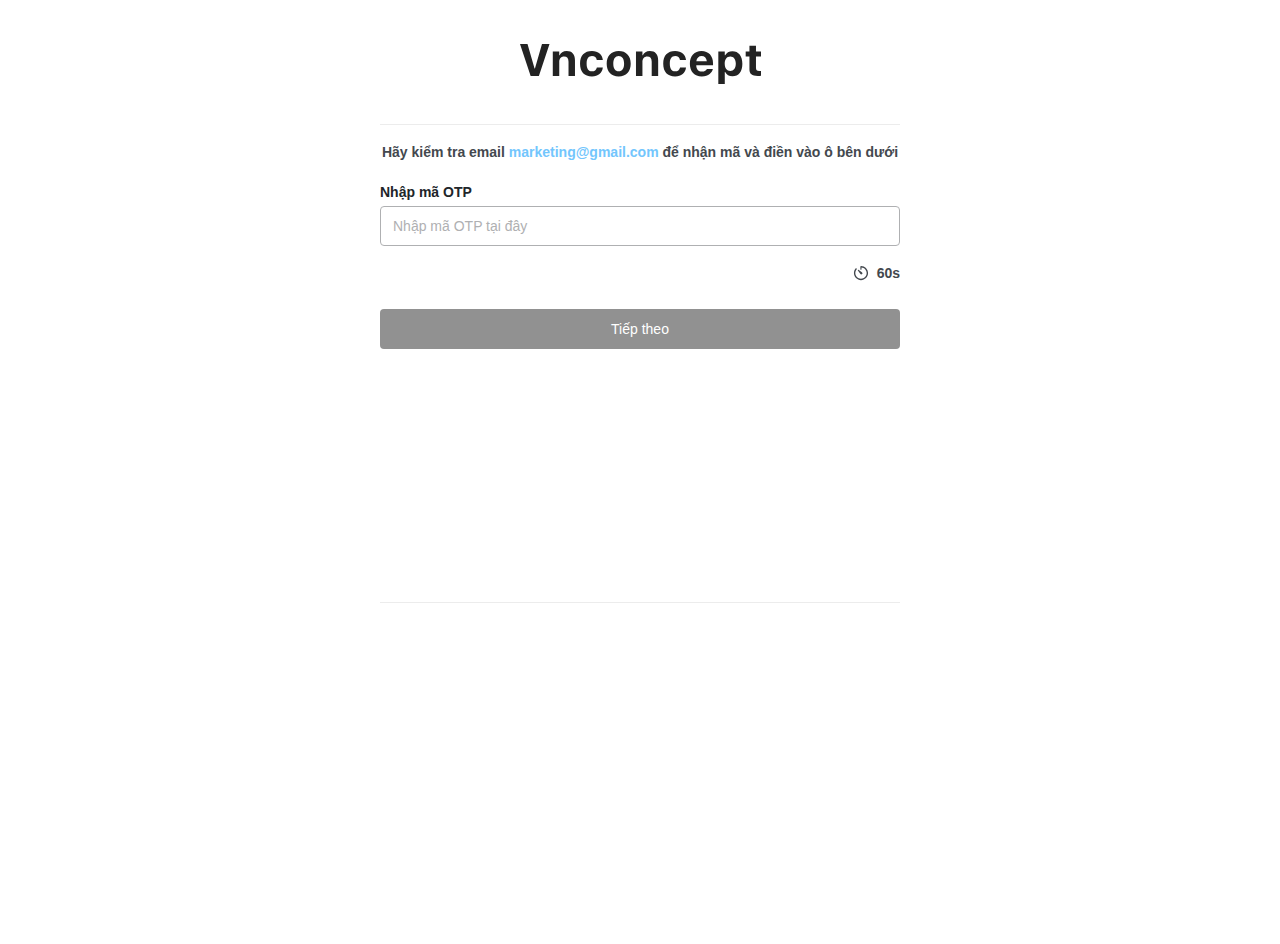
<file: ForgotOtp.page.html>
<!DOCTYPE html>
<html lang="en">

<head>
    <meta charset="UTF-8">
    <meta http-equiv="X-UA-Compatible" content="IE=edge">
    <meta name="viewport" content="width=device-width, initial-scale=1.0">
    <meta name="description" content="">
    <meta name="keywords" content="">
    <meta name="robots" , content="index, follow">
    <link rel="icon" , href="images/icons/favicon-16x16.svg" , type="image/x-icon" , sizes="16x16" />
    <title>
        vncpncept - Quên mật khẩu
    </title>
    <link rel="icon" , href="images/icons/favicon-16x16.png" , type="image/x-icon" , sizes="16x16" />
    <link rel="preconnect" href="https://fonts.googleapis.com" />
    <link rel="preconnect" href="https://fonts.gstatic.com" crossorigin />
    <link rel="preconnect" href="https://fonts.googleapis.com">
    <link rel="preconnect" href="https://fonts.gstatic.com" crossorigin>
    <link href="https://fonts.googleapis.com/css2?family=Roboto:wght@400;500;700&display=swap" rel="stylesheet">
    <link rel="stylesheet" href="css/tool.css" />
    <link rel="stylesheet" href="css/main.css" />

</head>

<body class="overflow-hidden"></body>

<body class="wrapper">
    <div class="container__wrapper">
        <div class="flex justify-center items-center mt-11">
            <div class="page__login max-w-[520px] w-full mx-auto grid overflow-auto mt-auto">
                <a href="index.html" class="flex justify-center items-center max-w-[241px] w-full m-auto">
                    <img src="images/icons/icon__logo-login.svg" alt="logo" class="w-full max-w-full object-contain flex">
                </a>

                <form action="NewPassword.page.html" class=" pt-[17px] border-y border-[#ECECEC] h-[479px] mt-10">
                    <p class="text-[#43484E] font-semibold text-sm mb-5 text-center">
                        Hãy kiểm tra email
                        <a href="mailto:marketing@gmail.com" class="text-[#73c6fd]">marketing@gmail.com</a>
                        để nhận mã và điền vào ô bên dưới
                    </p>
                    <div class="mb-[15px]">
                        <label class="text-[#212529] font-semibold text-sm flex w-full mb-1 ">
                            Nhập mã OTP
                        </label>
                        <input type="text" placeholder="Nhập mã OTP tại đây" class="forgotDisabled w-full flex h-10 px-3 rounded placeholder:text-[#AFB0B2] outline-none text-sm  border border-[#AFB0B2] focus:border-[#629CFC]" />
                    </div>
                    <div class="time__otp flex items-center justify-end text-[#43484E] text-sm font-semibold">
                        <a href="ForgotPassword.page.html" class="sen__opt hidden text-[#232323] text-sm font-semibold">
                            Gửi lại OTP</a>
                        <span class="flex items-center justify-end set__time">
                            <span class="flex justify-start items-center w-6 h-6">
                                <svg width="16" height="15" viewbox="0 0 16 15" fill="none" xmlns="http://www.w3.org/2000/svg">
                                    <path d="M8 14.126C11.8828 14.126 15.0615 10.9404 15.0615 7.06445C15.0615 3.18848 11.8828 0.00292969 8.00684 0.00292969C7.58984 0.00292969 7.35742 0.249023 7.35742 0.65918V3.18164C7.35742 3.53027 7.59668 3.79688 7.93848 3.79688C8.28711 3.79688 8.52637 3.53027 8.52637 3.18164V1.4043C11.4316 1.6709 13.667 4.09082 13.667 7.06445C13.667 10.2021 11.1514 12.7314 8 12.7314C4.84863 12.7314 2.32617 10.2021 2.32617 7.06445C2.33301 5.7041 2.81152 4.45312 3.61133 3.48242C3.86426 3.13379 3.90527 2.76465 3.61816 2.47754C3.33105 2.18359 2.86621 2.21777 2.56543 2.60742C1.55371 3.82422 0.938477 5.38281 0.938477 7.06445C0.938477 10.9404 4.11719 14.126 8 14.126ZM9.10059 8.11035C9.66113 7.52246 9.54492 6.71582 8.875 6.25781L5.38867 3.8584C4.98535 3.58496 4.58887 3.98828 4.8623 4.38477L7.26172 7.87109C7.71973 8.54102 8.51953 8.6709 9.10059 8.11035Z" fill="#43484E" />
                                </svg>

                            </span>
                            <time class="time">
                                60s
                            </time>
                        </span>
                    </div>
                    <button type="submit" disabled="true" class="submit w-full mt-6 mb-3 bg-[#919191] rounded overflow-hidden text-white text-sm h-10 hover:opacity-90 transition-all">
                        Tiếp theo
                    </button>

                </form>
            </div>
        </div>
    </div>
    <script type="text/javascript" src="js/plugins/jquery.js"></script>
    <script type="text/javascript" src="js/plugins/slick.js"></script>
    <script type="text/javascript" src="js/plugins/tab.js"></script>
    <script type="text/javascript" src="js/main.js"></script>
</body>

</html>
</file>
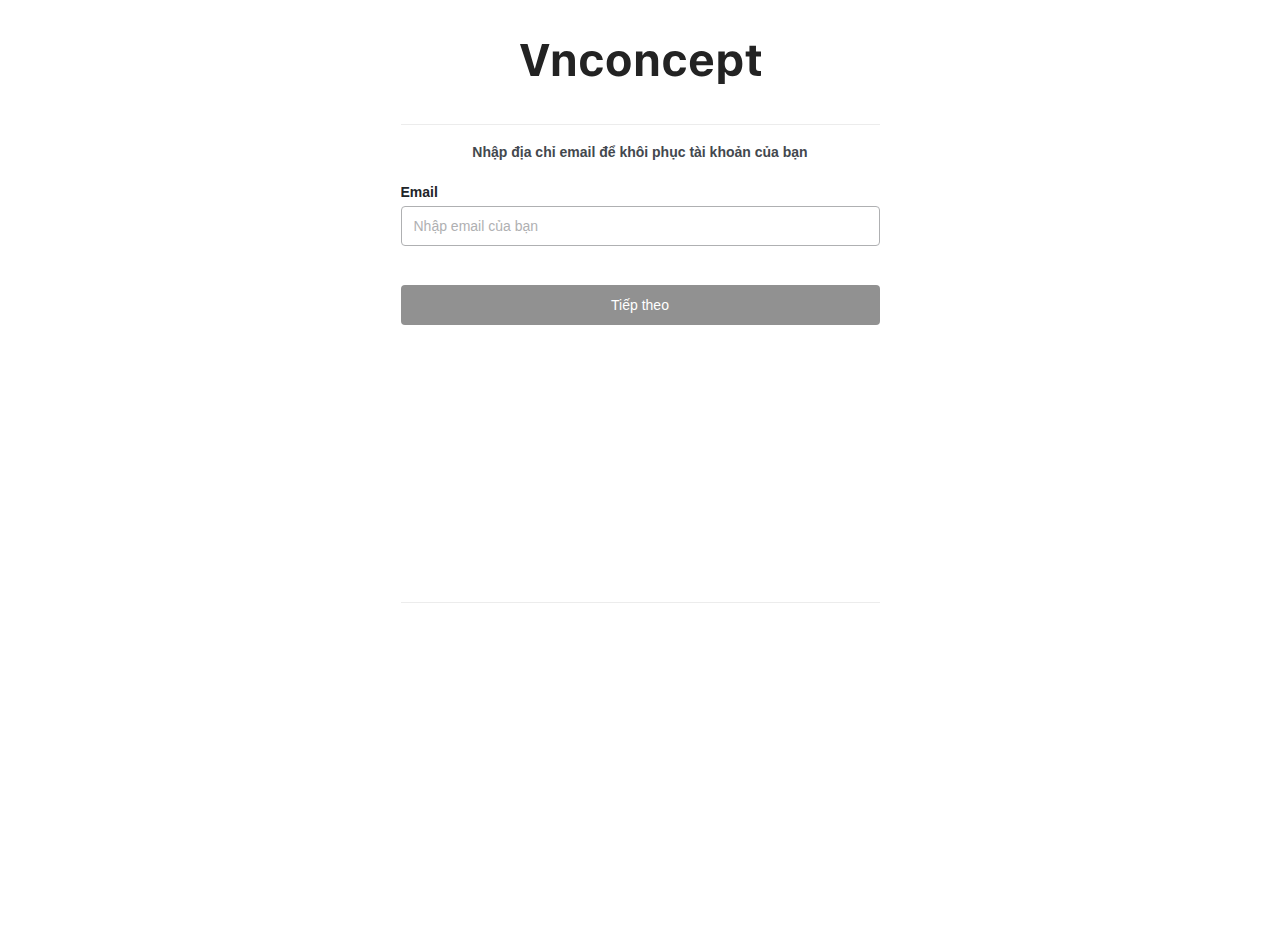
<file: ForgotPassword.page.html>
<!DOCTYPE html>
<html lang="en">

<head>
    <meta charset="UTF-8">
    <meta http-equiv="X-UA-Compatible" content="IE=edge">
    <meta name="viewport" content="width=device-width, initial-scale=1.0">
    <meta name="description" content="">
    <meta name="keywords" content="">
    <meta name="robots" , content="index, follow">
    <link rel="icon" , href="images/icons/favicon-16x16.svg" , type="image/x-icon" , sizes="16x16" />
    <title>
        vncpncept - Quên mật khẩu
    </title>
    <link rel="icon" , href="images/icons/favicon-16x16.png" , type="image/x-icon" , sizes="16x16" />
    <link rel="preconnect" href="https://fonts.googleapis.com" />
    <link rel="preconnect" href="https://fonts.gstatic.com" crossorigin />
    <link rel="preconnect" href="https://fonts.googleapis.com">
    <link rel="preconnect" href="https://fonts.gstatic.com" crossorigin>
    <link href="https://fonts.googleapis.com/css2?family=Roboto:wght@400;500;700&display=swap" rel="stylesheet">
    <link rel="stylesheet" href="css/tool.css" />
    <link rel="stylesheet" href="css/main.css" />

</head>

<body class="overflow-hidden">
    <div class="wrapper">
        <div class="container__wrapper">
            <div class="flex justify-center items-center  mt-11">
                <div class="page__login max-w-[479px] w-full mx-auto grid overflow-auto mt-auto">
                    <a href="index.html" class="flex justify-center items-center max-w-[241px] w-full m-auto">
                        <img src="images/icons/icon__logo-login.svg" alt="logo" class="w-full max-w-full object-contain flex">
                    </a>

                    <form action="ForgotOtp.page.html" class=" pt-[17px] border-y border-[#ECECEC] h-[479px] mt-10">
                        <p class="text-[#43484E] font-semibold text-sm mb-5 text-center">
                            Nhập địa chỉ email để khôi phục tài khoản của bạn
                        </p>
                        <div class="mb-[15px]">
                            <label class="text-[#212529] font-semibold text-sm flex w-full mb-1 ">
                                Email
                            </label>
                            <input type="email" placeholder="Nhập email của bạn" class="forgotDisabled w-full flex h-10 px-3 rounded placeholder:text-[#AFB0B2] outline-none text-sm  border border-[#AFB0B2] focus:border-[#629CFC]" />
                        </div>

                        <button type="submit" disabled="true" class="submit w-full mt-6 mb-3 bg-[#919191] rounded overflow-hidden text-white text-sm h-10 hover:opacity-90 transition-all">
                            Tiếp theo
                        </button>

                    </form>
                </div>
            </div>
        </div>
    </div>
    <script type="text/javascript" src="js/plugins/jquery.js"></script>
    <script type="text/javascript" src="js/plugins/slick.js"></script>
    <script type="text/javascript" src="js/plugins/tab.js"></script>
    <script type="text/javascript" src="js/main.js"></script>
</body>

</html>
</body>

</html>
</body>

</html>
</file>
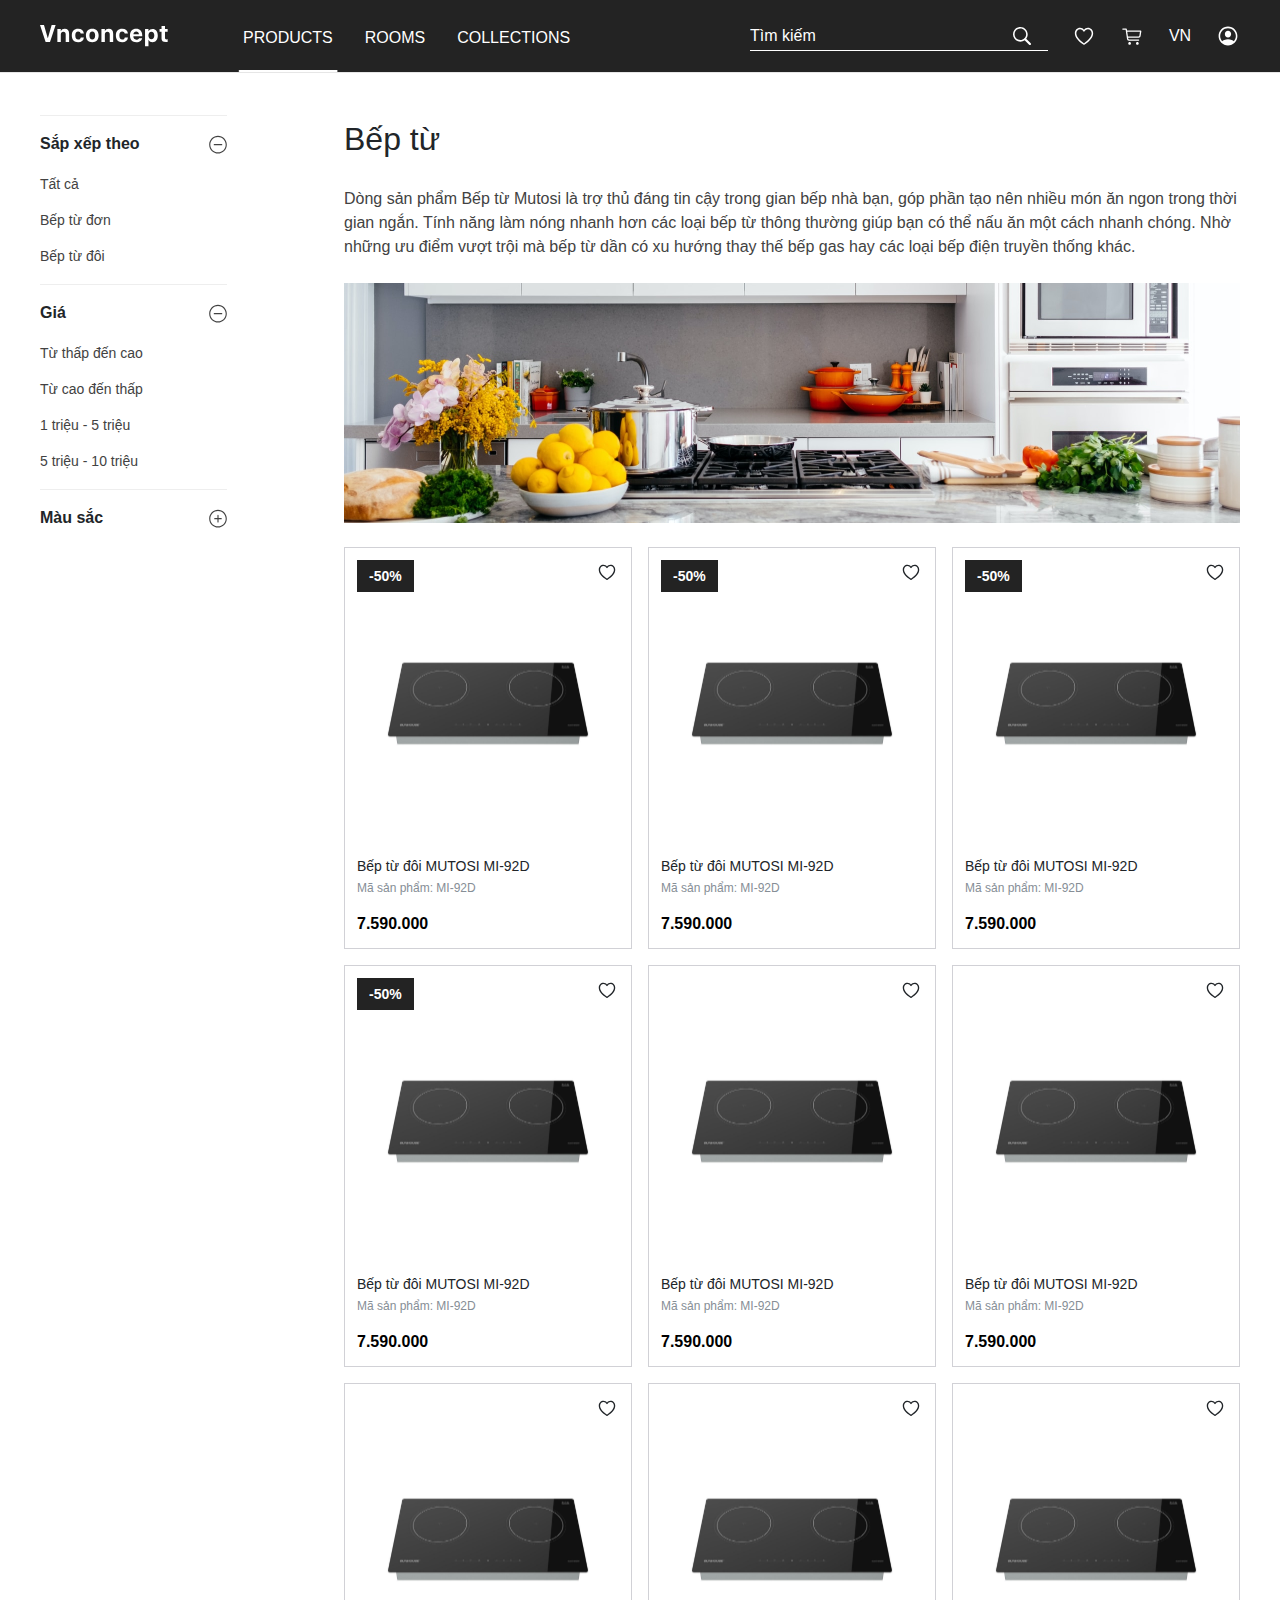
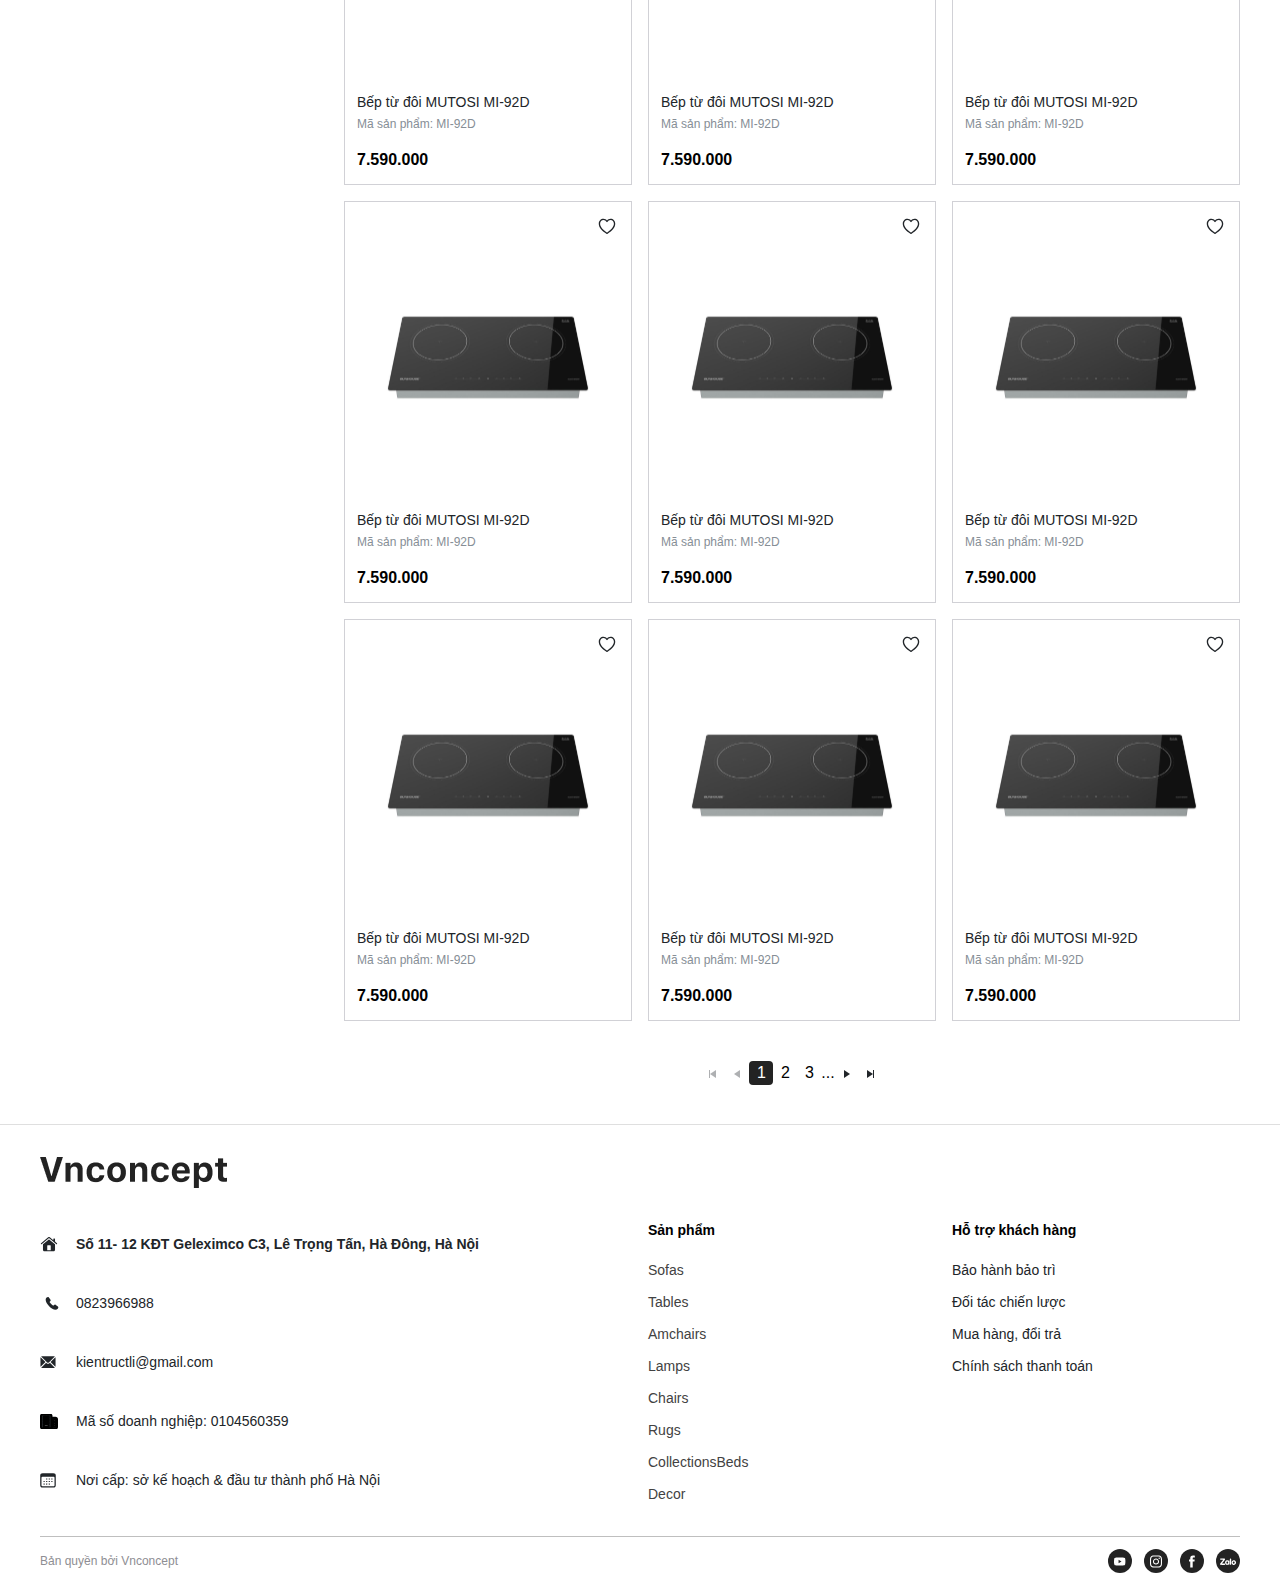
<file: InductionCooker.page.html>
<!DOCTYPE html>
<html lang="en">

<head>
    <meta charset="UTF-8">
    <meta http-equiv="X-UA-Compatible" content="IE=edge">
    <meta name="viewport" content="width=device-width, initial-scale=1.0">
    <meta name="description" content="">
    <meta name="keywords" content="">
    <meta name="robots" , content="index, follow">
    <link rel="icon" , href="images/icons/favicon-16x16.svg" , type="image/x-icon" , sizes="16x16" />
    <title>
        vncpncept - Induction cooker
    </title>
    <link rel="icon" , href="images/icons/favicon-16x16.png" , type="image/x-icon" , sizes="16x16" />
    <link rel="preconnect" href="https://fonts.googleapis.com" />
    <link rel="preconnect" href="https://fonts.gstatic.com" crossorigin />
    <link rel="preconnect" href="https://fonts.googleapis.com">
    <link rel="preconnect" href="https://fonts.gstatic.com" crossorigin>
    <link href="https://fonts.googleapis.com/css2?family=Roboto:wght@400;500;700&display=swap" rel="stylesheet">
    <link rel="stylesheet" href="css/tool.css" />
    <link rel="stylesheet" href="css/main.css" />
</head>

<body>
    <div class="wrapper">
        <header class="header bg-[#232323] relative" id="header">
            <div class="container__wrapper">
                <div class="header__container flex items-center flex-wrap">
                    <a href="index.html" title="vnconcept" class="logo flex items-center justify-center w-[127.65px]">
                        <img src="images/icons/icon__logo.svg" alt="logo" class="w-full object-contain flex">
                    </a>
                    <div class="menu__container">
                        <ul class="menu__addon flex justify-center items-center ml-[59.35px]">
                            <li class=" active">
                                <a href="product.page.html" title="PRODUCTS" class="menu__link flex text-white text-transparent-unp uppercase text-base px-4 pt-[26px] pb-[22px]">
                                    PRODUCTS
                                </a>
                                <div class="menu__omega absolute z-[99999] opacity-0 translate-y-5 left-0 right-0 top-full bg-white w-full shadow-[0px_8px_15px_rgba(0,0,0,0.15)] pt-6 pb-12">
                                    <div class="container__wrapper">
                                        <div class="bs-tab">
                                            <div class="tab-container__wrapper flex items-start">
                                                <div class="flex-shrink-0 max-w-[286px] w-full border-r border-[#EEEEEE]">
                                                    <ul class="control-list grid gap-y-2">
                                                        <li class="control-list__item cursor-pointer flex items-center  px-4 py-[10px]  text-[#232323] text-base active" tab-show="#tab1">Sofas</li>
                                                        <li class="control-list__item cursor-pointer flex items-center  px-4 py-[10px]  text-[#232323] text-base" tab-show="#tab2">Amchairs</li>
                                                        <li class="control-list__item cursor-pointer flex items-center  px-4 py-[10px]  text-[#232323] text-base" tab-show="#tab3">Chairs</li>
                                                        <li class="control-list__item cursor-pointer flex items-center  px-4 py-[10px]  text-[#232323] text-base" tab-show="#tab4">Beds</li>
                                                        <li class="control-list__item cursor-pointer flex items-center  px-4 py-[10px]  text-[#232323] text-base" tab-show="#tab5">Tables</li>
                                                        <li class="control-list__item cursor-pointer flex items-center  px-4 py-[10px]  text-[#232323] text-base" tab-show="#tab6">Lamps</li>
                                                        <li class="control-list__item cursor-pointer flex items-center  px-4 py-[10px]  text-[#232323] text-base" tab-show="#tab7">Rugs</li>
                                                        <li class="control-list__item cursor-pointer flex items-center  px-4 py-[10px]  text-[#232323] text-base" tab-show="#tab8">Decor</li>

                                                    </ul>
                                                </div>
                                                <div class="tab-content">
                                                    <div class="tab-item hidden active" id="tab1">
                                                        <div class="table-item__grid grid grid-cols-3 gap-y-8 gap-x-[114px] ml-[130px]">

                                                            <div class="min-w-[183px]">
                                                                <h3 class="text-[#BFBFBF] font-semibold text-sm mb-4">
                                                                    By Style
                                                                </h3>
                                                                <div class="gap gap-y-3">
                                                                    <a href="#" class="flex hover:opacity-80 w-full items-center text-[#424242] text-base py-1" title="Sofas">
                                                                        Sofas
                                                                    </a>
                                                                    <a href="#" class="flex w-full hover:opacity-80 items-center text-[#424242] text-base px-1" title="Real leather Sofas">
                                                                        Real leather Sofas
                                                                    </a>
                                                                    <a href="#" class="flex w-full hover:opacity-80 items-center text-[#424242] text-base py-1" title="Simily leather Sofas">
                                                                        Simily leather Sofas
                                                                    </a>

                                                                    <a href="#" class="flex w-full hover:opacity-80 items-center text-[#424242] text-base py-1" title="Felt Sofas">
                                                                        Felt Sofas
                                                                    </a>
                                                                    <a href="#" class="flex w-full hover:opacity-80 items-center text-[#424242] text-base py-1" title="Office Sofas">
                                                                        Office Sofas
                                                                    </a>
                                                                </div>
                                                            </div>
                                                            <div class="min-w-[183px]">
                                                                <h3 class="text-[#BFBFBF] font-semibold text-sm mb-4">
                                                                    By Size
                                                                </h3>
                                                                <div class="gap gap-y-3">
                                                                    <a href="#" class="flex w-full hover:opacity-80 items-center text-[#424242] text-base py-1" title="1 seater sofas">
                                                                        1 seater sofas
                                                                    </a>
                                                                    <a href="#" class="flex w-full hover:opacity-80 items-center text-[#424242] text-base px-1" title="2 seater sofas">
                                                                        2 seater sofas
                                                                    </a>
                                                                    <a href="#" class="flex w-full hover:opacity-80 items-center text-[#424242] text-base py-1" title="3 seater sofas">
                                                                        3 seater sofas
                                                                    </a>

                                                                    <a href="#" class="flex w-full hover:opacity-80 items-center text-[#424242] text-base py-1" title="Corner sofas">
                                                                        Corner sofas
                                                                    </a>
                                                                    <a href="#" class="flex w-full hover:opacity-80 items-center text-[#424242] text-base py-1" title="Set sofas">
                                                                        Set sofas
                                                                    </a>
                                                                </div>
                                                            </div>
                                                        </div>
                                                    </div>
                                                    <div class="tab-item hidden" id="tab2">
                                                        <div class="table-item__grid grid grid-cols-3 gap-y-8 gap-x-[114px] ml-[130px]">

                                                            <div class="min-w-[183px]">
                                                                <h3 class="text-[#BFBFBF] font-semibold text-sm mb-4">
                                                                    By Style
                                                                </h3>
                                                                <div class="gap gap-y-3">
                                                                    <a href="#" class="flex hover:opacity-80 w-full items-center text-[#424242] text-base py-1" title="Sofas">
                                                                        Sofas
                                                                    </a>
                                                                    <a href="#" class="flex w-full hover:opacity-80 items-center text-[#424242] text-base px-1" title="Real leather Sofas">
                                                                        Real leather Sofas
                                                                    </a>
                                                                    <a href="#" class="flex w-full hover:opacity-80 items-center text-[#424242] text-base py-1" title="Simily leather Sofas">
                                                                        Simily leather Sofas
                                                                    </a>

                                                                    <a href="#" class="flex w-full hover:opacity-80 items-center text-[#424242] text-base py-1" title="Felt Sofas">
                                                                        Felt Sofas
                                                                    </a>
                                                                    <a href="#" class="flex w-full hover:opacity-80 items-center text-[#424242] text-base py-1" title="Office Sofas">
                                                                        Office Sofas
                                                                    </a>
                                                                </div>
                                                            </div>
                                                            <div class="min-w-[183px]">
                                                                <h3 class="text-[#BFBFBF] font-semibold text-sm mb-4">
                                                                    By Size
                                                                </h3>
                                                                <div class="gap gap-y-3">
                                                                    <a href="#" class="flex w-full hover:opacity-80 items-center text-[#424242] text-base py-1" title="1 seater sofas">
                                                                        1 seater sofas
                                                                    </a>
                                                                    <a href="#" class="flex w-full hover:opacity-80 items-center text-[#424242] text-base px-1" title="2 seater sofas">
                                                                        2 seater sofas
                                                                    </a>
                                                                    <a href="#" class="flex w-full hover:opacity-80 items-center text-[#424242] text-base py-1" title="3 seater sofas">
                                                                        3 seater sofas
                                                                    </a>

                                                                    <a href="#" class="flex w-full hover:opacity-80 items-center text-[#424242] text-base py-1" title="Corner sofas">
                                                                        Corner sofas
                                                                    </a>
                                                                    <a href="#" class="flex w-full hover:opacity-80 items-center text-[#424242] text-base py-1" title="Set sofas">
                                                                        Set sofas
                                                                    </a>
                                                                </div>
                                                            </div>
                                                        </div>
                                                    </div>
                                                    <div class="tab-item hidden" id="tab3">
                                                        <div class="table-item__grid grid grid-cols-3 gap-y-8 gap-x-[114px] ml-[130px]">

                                                            <div class="min-w-[183px]">
                                                                <h3 class="text-[#BFBFBF] font-semibold text-sm mb-4">
                                                                    By Style
                                                                </h3>
                                                                <div class="gap gap-y-3">
                                                                    <a href="#" class="flex hover:opacity-80 w-full items-center text-[#424242] text-base py-1" title="Sofas">
                                                                        Sofas
                                                                    </a>
                                                                    <a href="#" class="flex w-full hover:opacity-80 items-center text-[#424242] text-base px-1" title="Real leather Sofas">
                                                                        Real leather Sofas
                                                                    </a>
                                                                    <a href="#" class="flex w-full hover:opacity-80 items-center text-[#424242] text-base py-1" title="Simily leather Sofas">
                                                                        Simily leather Sofas
                                                                    </a>

                                                                    <a href="#" class="flex w-full hover:opacity-80 items-center text-[#424242] text-base py-1" title="Felt Sofas">
                                                                        Felt Sofas
                                                                    </a>
                                                                    <a href="#" class="flex w-full hover:opacity-80 items-center text-[#424242] text-base py-1" title="Office Sofas">
                                                                        Office Sofas
                                                                    </a>
                                                                </div>
                                                            </div>
                                                            <div class="min-w-[183px]">
                                                                <h3 class="text-[#BFBFBF] font-semibold text-sm mb-4">
                                                                    By Size
                                                                </h3>
                                                                <div class="gap gap-y-3">
                                                                    <a href="#" class="flex w-full hover:opacity-80 items-center text-[#424242] text-base py-1" title="1 seater sofas">
                                                                        1 seater sofas
                                                                    </a>
                                                                    <a href="#" class="flex w-full hover:opacity-80 items-center text-[#424242] text-base px-1" title="2 seater sofas">
                                                                        2 seater sofas
                                                                    </a>
                                                                    <a href="#" class="flex w-full hover:opacity-80 items-center text-[#424242] text-base py-1" title="3 seater sofas">
                                                                        3 seater sofas
                                                                    </a>

                                                                    <a href="#" class="flex w-full hover:opacity-80 items-center text-[#424242] text-base py-1" title="Corner sofas">
                                                                        Corner sofas
                                                                    </a>
                                                                    <a href="#" class="flex w-full hover:opacity-80 items-center text-[#424242] text-base py-1" title="Set sofas">
                                                                        Set sofas
                                                                    </a>
                                                                </div>
                                                            </div>
                                                        </div>
                                                    </div>
                                                    <div class="tab-item hidden" id="tab4">
                                                        <div class="table-item__grid grid grid-cols-3 gap-y-8 gap-x-[114px] ml-[130px]">

                                                            <div class="min-w-[183px]">
                                                                <h3 class="text-[#BFBFBF] font-semibold text-sm mb-4">
                                                                    By Style
                                                                </h3>
                                                                <div class="gap gap-y-3">
                                                                    <a href="#" class="flex hover:opacity-80 w-full items-center text-[#424242] text-base py-1" title="Sofas">
                                                                        Sofas
                                                                    </a>
                                                                    <a href="#" class="flex w-full hover:opacity-80 items-center text-[#424242] text-base px-1" title="Real leather Sofas">
                                                                        Real leather Sofas
                                                                    </a>
                                                                    <a href="#" class="flex w-full hover:opacity-80 items-center text-[#424242] text-base py-1" title="Simily leather Sofas">
                                                                        Simily leather Sofas
                                                                    </a>

                                                                    <a href="#" class="flex w-full hover:opacity-80 items-center text-[#424242] text-base py-1" title="Felt Sofas">
                                                                        Felt Sofas
                                                                    </a>
                                                                    <a href="#" class="flex w-full hover:opacity-80 items-center text-[#424242] text-base py-1" title="Office Sofas">
                                                                        Office Sofas
                                                                    </a>
                                                                </div>
                                                            </div>
                                                            <div class="min-w-[183px]">
                                                                <h3 class="text-[#BFBFBF] font-semibold text-sm mb-4">
                                                                    By Size
                                                                </h3>
                                                                <div class="gap gap-y-3">
                                                                    <a href="#" class="flex w-full hover:opacity-80 items-center text-[#424242] text-base py-1" title="1 seater sofas">
                                                                        1 seater sofas
                                                                    </a>
                                                                    <a href="#" class="flex w-full hover:opacity-80 items-center text-[#424242] text-base px-1" title="2 seater sofas">
                                                                        2 seater sofas
                                                                    </a>
                                                                    <a href="#" class="flex w-full hover:opacity-80 items-center text-[#424242] text-base py-1" title="3 seater sofas">
                                                                        3 seater sofas
                                                                    </a>

                                                                    <a href="#" class="flex w-full hover:opacity-80 items-center text-[#424242] text-base py-1" title="Corner sofas">
                                                                        Corner sofas
                                                                    </a>
                                                                    <a href="#" class="flex w-full hover:opacity-80 items-center text-[#424242] text-base py-1" title="Set sofas">
                                                                        Set sofas
                                                                    </a>
                                                                </div>
                                                            </div>
                                                        </div>
                                                    </div>
                                                    <div class="tab-item hidden" id="tab5">
                                                        <div class="table-item__grid grid grid-cols-3 gap-y-8 gap-x-[114px] ml-[130px]">

                                                            <div class="min-w-[183px]">
                                                                <h3 class="text-[#BFBFBF] font-semibold text-sm mb-4">
                                                                    By Style
                                                                </h3>
                                                                <div class="gap gap-y-3">
                                                                    <a href="#" class="flex hover:opacity-80 w-full items-center text-[#424242] text-base py-1" title="Sofas">
                                                                        Sofas
                                                                    </a>
                                                                    <a href="#" class="flex w-full hover:opacity-80 items-center text-[#424242] text-base px-1" title="Real leather Sofas">
                                                                        Real leather Sofas
                                                                    </a>
                                                                    <a href="#" class="flex w-full hover:opacity-80 items-center text-[#424242] text-base py-1" title="Simily leather Sofas">
                                                                        Simily leather Sofas
                                                                    </a>

                                                                    <a href="#" class="flex w-full hover:opacity-80 items-center text-[#424242] text-base py-1" title="Felt Sofas">
                                                                        Felt Sofas
                                                                    </a>
                                                                    <a href="#" class="flex w-full hover:opacity-80 items-center text-[#424242] text-base py-1" title="Office Sofas">
                                                                        Office Sofas
                                                                    </a>
                                                                </div>
                                                            </div>
                                                            <div class="min-w-[183px]">
                                                                <h3 class="text-[#BFBFBF] font-semibold text-sm mb-4">
                                                                    By Size
                                                                </h3>
                                                                <div class="gap gap-y-3">
                                                                    <a href="#" class="flex w-full hover:opacity-80 items-center text-[#424242] text-base py-1" title="1 seater sofas">
                                                                        1 seater sofas
                                                                    </a>
                                                                    <a href="#" class="flex w-full hover:opacity-80 items-center text-[#424242] text-base px-1" title="2 seater sofas">
                                                                        2 seater sofas
                                                                    </a>
                                                                    <a href="#" class="flex w-full hover:opacity-80 items-center text-[#424242] text-base py-1" title="3 seater sofas">
                                                                        3 seater sofas
                                                                    </a>

                                                                    <a href="#" class="flex w-full hover:opacity-80 items-center text-[#424242] text-base py-1" title="Corner sofas">
                                                                        Corner sofas
                                                                    </a>
                                                                    <a href="#" class="flex w-full hover:opacity-80 items-center text-[#424242] text-base py-1" title="Set sofas">
                                                                        Set sofas
                                                                    </a>
                                                                </div>
                                                            </div>
                                                        </div>
                                                    </div>
                                                    <div class="tab-item hidden" id="tab6">
                                                        <div class="table-item__grid grid grid-cols-3 gap-y-8 gap-x-[114px] ml-[130px]">

                                                            <div class="min-w-[183px]">
                                                                <h3 class="text-[#BFBFBF] font-semibold text-sm mb-4">
                                                                    By Style
                                                                </h3>
                                                                <div class="gap gap-y-3">
                                                                    <a href="#" class="flex hover:opacity-80 w-full items-center text-[#424242] text-base py-1" title="Sofas">
                                                                        Sofas
                                                                    </a>
                                                                    <a href="#" class="flex w-full hover:opacity-80 items-center text-[#424242] text-base px-1" title="Real leather Sofas">
                                                                        Real leather Sofas
                                                                    </a>
                                                                    <a href="#" class="flex w-full hover:opacity-80 items-center text-[#424242] text-base py-1" title="Simily leather Sofas">
                                                                        Simily leather Sofas
                                                                    </a>

                                                                    <a href="#" class="flex w-full hover:opacity-80 items-center text-[#424242] text-base py-1" title="Felt Sofas">
                                                                        Felt Sofas
                                                                    </a>
                                                                    <a href="#" class="flex w-full hover:opacity-80 items-center text-[#424242] text-base py-1" title="Office Sofas">
                                                                        Office Sofas
                                                                    </a>
                                                                </div>
                                                            </div>
                                                            <div class="min-w-[183px]">
                                                                <h3 class="text-[#BFBFBF] font-semibold text-sm mb-4">
                                                                    By Size
                                                                </h3>
                                                                <div class="gap gap-y-3">
                                                                    <a href="#" class="flex w-full hover:opacity-80 items-center text-[#424242] text-base py-1" title="1 seater sofas">
                                                                        1 seater sofas
                                                                    </a>
                                                                    <a href="#" class="flex w-full hover:opacity-80 items-center text-[#424242] text-base px-1" title="2 seater sofas">
                                                                        2 seater sofas
                                                                    </a>
                                                                    <a href="#" class="flex w-full hover:opacity-80 items-center text-[#424242] text-base py-1" title="3 seater sofas">
                                                                        3 seater sofas
                                                                    </a>

                                                                    <a href="#" class="flex w-full hover:opacity-80 items-center text-[#424242] text-base py-1" title="Corner sofas">
                                                                        Corner sofas
                                                                    </a>
                                                                    <a href="#" class="flex w-full hover:opacity-80 items-center text-[#424242] text-base py-1" title="Set sofas">
                                                                        Set sofas
                                                                    </a>
                                                                </div>
                                                            </div>
                                                        </div>
                                                    </div>
                                                    <div class="tab-item hidden" id="tab7">
                                                        <div class="table-item__grid grid grid-cols-3 gap-y-8 gap-x-[114px] ml-[130px]">

                                                            <div class="min-w-[183px]">
                                                                <h3 class="text-[#BFBFBF] font-semibold text-sm mb-4">
                                                                    By Style
                                                                </h3>
                                                                <div class="gap gap-y-3">
                                                                    <a href="#" class="flex hover:opacity-80 w-full items-center text-[#424242] text-base py-1" title="Sofas">
                                                                        Sofas
                                                                    </a>
                                                                    <a href="#" class="flex w-full hover:opacity-80 items-center text-[#424242] text-base px-1" title="Real leather Sofas">
                                                                        Real leather Sofas
                                                                    </a>
                                                                    <a href="#" class="flex w-full hover:opacity-80 items-center text-[#424242] text-base py-1" title="Simily leather Sofas">
                                                                        Simily leather Sofas
                                                                    </a>

                                                                    <a href="#" class="flex w-full hover:opacity-80 items-center text-[#424242] text-base py-1" title="Felt Sofas">
                                                                        Felt Sofas
                                                                    </a>
                                                                    <a href="#" class="flex w-full hover:opacity-80 items-center text-[#424242] text-base py-1" title="Office Sofas">
                                                                        Office Sofas
                                                                    </a>
                                                                </div>
                                                            </div>
                                                            <div class="min-w-[183px]">
                                                                <h3 class="text-[#BFBFBF] font-semibold text-sm mb-4">
                                                                    By Size
                                                                </h3>
                                                                <div class="gap gap-y-3">
                                                                    <a href="#" class="flex w-full hover:opacity-80 items-center text-[#424242] text-base py-1" title="1 seater sofas">
                                                                        1 seater sofas
                                                                    </a>
                                                                    <a href="#" class="flex w-full hover:opacity-80 items-center text-[#424242] text-base px-1" title="2 seater sofas">
                                                                        2 seater sofas
                                                                    </a>
                                                                    <a href="#" class="flex w-full hover:opacity-80 items-center text-[#424242] text-base py-1" title="3 seater sofas">
                                                                        3 seater sofas
                                                                    </a>

                                                                    <a href="#" class="flex w-full hover:opacity-80 items-center text-[#424242] text-base py-1" title="Corner sofas">
                                                                        Corner sofas
                                                                    </a>
                                                                    <a href="#" class="flex w-full hover:opacity-80 items-center text-[#424242] text-base py-1" title="Set sofas">
                                                                        Set sofas
                                                                    </a>
                                                                </div>
                                                            </div>
                                                        </div>
                                                    </div>
                                                    <div class="tab-item hidden" id="tab8">
                                                        <div class="table-item__grid grid grid-cols-3 gap-y-8 gap-x-[114px] ml-[130px]">

                                                            <div class="min-w-[183px]">
                                                                <h3 class="text-[#BFBFBF] font-semibold text-sm mb-4">
                                                                    By Style
                                                                </h3>
                                                                <div class="gap gap-y-3">
                                                                    <a href="#" class="flex hover:opacity-80 w-full items-center text-[#424242] text-base py-1" title="Sofas">
                                                                        Sofas
                                                                    </a>
                                                                    <a href="#" class="flex w-full hover:opacity-80 items-center text-[#424242] text-base px-1" title="Real leather Sofas">
                                                                        Real leather Sofas
                                                                    </a>
                                                                    <a href="#" class="flex w-full hover:opacity-80 items-center text-[#424242] text-base py-1" title="Simily leather Sofas">
                                                                        Simily leather Sofas
                                                                    </a>

                                                                    <a href="#" class="flex w-full hover:opacity-80 items-center text-[#424242] text-base py-1" title="Felt Sofas">
                                                                        Felt Sofas
                                                                    </a>
                                                                    <a href="#" class="flex w-full hover:opacity-80 items-center text-[#424242] text-base py-1" title="Office Sofas">
                                                                        Office Sofas
                                                                    </a>
                                                                </div>
                                                            </div>
                                                            <div class="min-w-[183px]">
                                                                <h3 class="text-[#BFBFBF] font-semibold text-sm mb-4">
                                                                    By Size
                                                                </h3>
                                                                <div class="gap gap-y-3">
                                                                    <a href="#" class="flex w-full hover:opacity-80 items-center text-[#424242] text-base py-1" title="1 seater sofas">
                                                                        1 seater sofas
                                                                    </a>
                                                                    <a href="#" class="flex w-full hover:opacity-80 items-center text-[#424242] text-base px-1" title="2 seater sofas">
                                                                        2 seater sofas
                                                                    </a>
                                                                    <a href="#" class="flex w-full hover:opacity-80 items-center text-[#424242] text-base py-1" title="3 seater sofas">
                                                                        3 seater sofas
                                                                    </a>

                                                                    <a href="#" class="flex w-full hover:opacity-80 items-center text-[#424242] text-base py-1" title="Corner sofas">
                                                                        Corner sofas
                                                                    </a>
                                                                    <a href="#" class="flex w-full hover:opacity-80 items-center text-[#424242] text-base py-1" title="Set sofas">
                                                                        Set sofas
                                                                    </a>
                                                                </div>
                                                            </div>
                                                        </div>
                                                    </div>
                                                </div>
                                            </div>
                                        </div>
                                    </div>

                                </div>
                                <ul class="menu__mobile">
                                    <li>
                                        <a href="#" title="Sofas" class="cursor-pointer flex items-center  px-7 py-[10px]  text-[#232323] text-base">
                                            Sofas
                                        </a>
                                        <ul class="hidden">
                                            <li>
                                                <h3 class="text-[#BFBFBF] font-semibold text-sm mb-4">
                                                    By Style
                                                </h3>
                                                <div class="gap gap-y-3">
                                                    <a href="#" class="flex hover:opacity-80 w-full items-center text-[#424242] text-base py-1" title="Sofas">
                                                        Sofas
                                                    </a>
                                                    <a href="#" class="flex w-full hover:opacity-80 items-center text-[#424242] text-base px-1" title="Real leather Sofas">
                                                        Real leather Sofas
                                                    </a>
                                                    <a href="#" class="flex w-full hover:opacity-80 items-center text-[#424242] text-base py-1" title="Simily leather Sofas">
                                                        Simily leather Sofas
                                                    </a>

                                                    <a href="#" class="flex w-full hover:opacity-80 items-center text-[#424242] text-base py-1" title="Felt Sofas">
                                                        Felt Sofas
                                                    </a>
                                                    <a href="#" class="flex w-full hover:opacity-80 items-center text-[#424242] text-base py-1" title="Office Sofas">
                                                        Office Sofas
                                                    </a>
                                                </div>
                                            </li>
                                            <li>
                                                <h3 class="text-[#BFBFBF] font-semibold text-sm mb-4">
                                                    By Size
                                                </h3>
                                                <div class="gap gap-y-3">
                                                    <a href="#" class="flex w-full hover:opacity-80 items-center text-[#424242] text-base py-1" title="1 seater sofas">
                                                        1 seater sofas
                                                    </a>
                                                    <a href="#" class="flex w-full hover:opacity-80 items-center text-[#424242] text-base px-1" title="2 seater sofas">
                                                        2 seater sofas
                                                    </a>
                                                    <a href="#" class="flex w-full hover:opacity-80 items-center text-[#424242] text-base py-1" title="3 seater sofas">
                                                        3 seater sofas
                                                    </a>

                                                    <a href="#" class="flex w-full hover:opacity-80 items-center text-[#424242] text-base py-1" title="Corner sofas">
                                                        Corner sofas
                                                    </a>
                                                    <a href="#" class="flex w-full hover:opacity-80 items-center text-[#424242] text-base py-1" title="Set sofas">
                                                        Set sofas
                                                    </a>
                                                </div>
                                            </li>
                                        </ul>
                                    </li>
                                    <li>
                                        <a href="#" title="Amchairs " class="cursor-pointer flex items-center  px-7 py-[10px]  text-[#232323] text-base">
                                            Amchairs
                                        </a>
                                    </li>
                                    <li>
                                        <a href="#" title="Chairs" class="cursor-pointer flex items-center  px-7 py-[10px]  text-[#232323] text-base">
                                            Chairs
                                        </a>
                                    </li>
                                    <li>
                                        <a href="#" title="Beds" class="cursor-pointer flex items-center  px-7 py-[10px]  text-[#232323] text-base">
                                            Beds
                                        </a>
                                    </li>
                                    <li>
                                        <a href="#" title="Tables" class="cursor-pointer flex items-center  px-7 py-[10px]  text-[#232323] text-base">
                                            Tables
                                        </a>
                                    </li>
                                    <li>
                                        <a href="#" title="Lamps" class="cursor-pointer flex items-center  px-7 py-[10px]  text-[#232323] text-base">
                                            Lamps
                                        </a>
                                    </li>
                                    <li>
                                        <a href="#" title="Rugs" class="cursor-pointer flex items-center  px-7 py-[10px]  text-[#232323] text-base">
                                            Rugs
                                        </a>
                                    </li>
                                    <li>
                                        <a href="#" title="Decor" class="cursor-pointer flex items-center  px-7 py-[10px]  text-[#232323] text-base">
                                            Decor
                                        </a>
                                    </li>
                                </ul>
                            </li>
                            <li class=" ">
                                <a href="rooms.page.html" title="ROOMS" class="menu__link flex text-white text-transparent-unp uppercase text-base px-4 pt-[26px] pb-[22px]">
                                    ROOMS
                                </a>
                                <div class="menu__omega absolute z-[99999] opacity-0 translate-y-5 left-0 right-0 top-full bg-white w-full shadow-[0px_8px_15px_rgba(0,0,0,0.15)] pt-6 pb-12">
                                    <div class="container__wrapper">
                                        <div class="bs-tab">
                                            <div class="tab-container__wrapper flex items-start">
                                                <div class="flex-shrink-0 max-w-[286px] w-full border-r border-[#EEEEEE]">
                                                    <ul class="control-list grid gap-y-2">
                                                        <li class="control-list__item cursor-pointer flex items-center  px-4 py-[10px]  text-[#232323] text-base active" tab-show="#tab1">Sofas</li>
                                                        <li class="control-list__item cursor-pointer flex items-center  px-4 py-[10px]  text-[#232323] text-base" tab-show="#tab2">Amchairs</li>
                                                        <li class="control-list__item cursor-pointer flex items-center  px-4 py-[10px]  text-[#232323] text-base" tab-show="#tab3">Chairs</li>
                                                        <li class="control-list__item cursor-pointer flex items-center  px-4 py-[10px]  text-[#232323] text-base" tab-show="#tab4">Beds</li>
                                                        <li class="control-list__item cursor-pointer flex items-center  px-4 py-[10px]  text-[#232323] text-base" tab-show="#tab5">Tables</li>
                                                        <li class="control-list__item cursor-pointer flex items-center  px-4 py-[10px]  text-[#232323] text-base" tab-show="#tab6">Lamps</li>
                                                        <li class="control-list__item cursor-pointer flex items-center  px-4 py-[10px]  text-[#232323] text-base" tab-show="#tab7">Rugs</li>
                                                        <li class="control-list__item cursor-pointer flex items-center  px-4 py-[10px]  text-[#232323] text-base" tab-show="#tab8">Decor</li>

                                                    </ul>
                                                </div>
                                                <div class="tab-content">
                                                    <div class="tab-item hidden active" id="tab1">
                                                        <div class="table-item__grid grid grid-cols-3 gap-y-8 gap-x-[114px] ml-[130px]">

                                                            <div class="min-w-[183px]">
                                                                <h3 class="text-[#BFBFBF] font-semibold text-sm mb-4">
                                                                    By Style
                                                                </h3>
                                                                <div class="gap gap-y-3">
                                                                    <a href="#" class="flex hover:opacity-80 w-full items-center text-[#424242] text-base py-1" title="Sofas">
                                                                        Sofas
                                                                    </a>
                                                                    <a href="#" class="flex w-full hover:opacity-80 items-center text-[#424242] text-base px-1" title="Real leather Sofas">
                                                                        Real leather Sofas
                                                                    </a>
                                                                    <a href="#" class="flex w-full hover:opacity-80 items-center text-[#424242] text-base py-1" title="Simily leather Sofas">
                                                                        Simily leather Sofas
                                                                    </a>

                                                                    <a href="#" class="flex w-full hover:opacity-80 items-center text-[#424242] text-base py-1" title="Felt Sofas">
                                                                        Felt Sofas
                                                                    </a>
                                                                    <a href="#" class="flex w-full hover:opacity-80 items-center text-[#424242] text-base py-1" title="Office Sofas">
                                                                        Office Sofas
                                                                    </a>
                                                                </div>
                                                            </div>
                                                            <div class="min-w-[183px]">
                                                                <h3 class="text-[#BFBFBF] font-semibold text-sm mb-4">
                                                                    By Size
                                                                </h3>
                                                                <div class="gap gap-y-3">
                                                                    <a href="#" class="flex w-full hover:opacity-80 items-center text-[#424242] text-base py-1" title="1 seater sofas">
                                                                        1 seater sofas
                                                                    </a>
                                                                    <a href="#" class="flex w-full hover:opacity-80 items-center text-[#424242] text-base px-1" title="2 seater sofas">
                                                                        2 seater sofas
                                                                    </a>
                                                                    <a href="#" class="flex w-full hover:opacity-80 items-center text-[#424242] text-base py-1" title="3 seater sofas">
                                                                        3 seater sofas
                                                                    </a>

                                                                    <a href="#" class="flex w-full hover:opacity-80 items-center text-[#424242] text-base py-1" title="Corner sofas">
                                                                        Corner sofas
                                                                    </a>
                                                                    <a href="#" class="flex w-full hover:opacity-80 items-center text-[#424242] text-base py-1" title="Set sofas">
                                                                        Set sofas
                                                                    </a>
                                                                </div>
                                                            </div>
                                                        </div>
                                                    </div>
                                                    <div class="tab-item hidden" id="tab2">
                                                        <div class="table-item__grid grid grid-cols-3 gap-y-8 gap-x-[114px] ml-[130px]">

                                                            <div class="min-w-[183px]">
                                                                <h3 class="text-[#BFBFBF] font-semibold text-sm mb-4">
                                                                    By Style
                                                                </h3>
                                                                <div class="gap gap-y-3">
                                                                    <a href="#" class="flex hover:opacity-80 w-full items-center text-[#424242] text-base py-1" title="Sofas">
                                                                        Sofas
                                                                    </a>
                                                                    <a href="#" class="flex w-full hover:opacity-80 items-center text-[#424242] text-base px-1" title="Real leather Sofas">
                                                                        Real leather Sofas
                                                                    </a>
                                                                    <a href="#" class="flex w-full hover:opacity-80 items-center text-[#424242] text-base py-1" title="Simily leather Sofas">
                                                                        Simily leather Sofas
                                                                    </a>

                                                                    <a href="#" class="flex w-full hover:opacity-80 items-center text-[#424242] text-base py-1" title="Felt Sofas">
                                                                        Felt Sofas
                                                                    </a>
                                                                    <a href="#" class="flex w-full hover:opacity-80 items-center text-[#424242] text-base py-1" title="Office Sofas">
                                                                        Office Sofas
                                                                    </a>
                                                                </div>
                                                            </div>
                                                            <div class="min-w-[183px]">
                                                                <h3 class="text-[#BFBFBF] font-semibold text-sm mb-4">
                                                                    By Size
                                                                </h3>
                                                                <div class="gap gap-y-3">
                                                                    <a href="#" class="flex w-full hover:opacity-80 items-center text-[#424242] text-base py-1" title="1 seater sofas">
                                                                        1 seater sofas
                                                                    </a>
                                                                    <a href="#" class="flex w-full hover:opacity-80 items-center text-[#424242] text-base px-1" title="2 seater sofas">
                                                                        2 seater sofas
                                                                    </a>
                                                                    <a href="#" class="flex w-full hover:opacity-80 items-center text-[#424242] text-base py-1" title="3 seater sofas">
                                                                        3 seater sofas
                                                                    </a>

                                                                    <a href="#" class="flex w-full hover:opacity-80 items-center text-[#424242] text-base py-1" title="Corner sofas">
                                                                        Corner sofas
                                                                    </a>
                                                                    <a href="#" class="flex w-full hover:opacity-80 items-center text-[#424242] text-base py-1" title="Set sofas">
                                                                        Set sofas
                                                                    </a>
                                                                </div>
                                                            </div>
                                                        </div>
                                                    </div>
                                                    <div class="tab-item hidden" id="tab3">
                                                        <div class="table-item__grid grid grid-cols-3 gap-y-8 gap-x-[114px] ml-[130px]">

                                                            <div class="min-w-[183px]">
                                                                <h3 class="text-[#BFBFBF] font-semibold text-sm mb-4">
                                                                    By Style
                                                                </h3>
                                                                <div class="gap gap-y-3">
                                                                    <a href="#" class="flex hover:opacity-80 w-full items-center text-[#424242] text-base py-1" title="Sofas">
                                                                        Sofas
                                                                    </a>
                                                                    <a href="#" class="flex w-full hover:opacity-80 items-center text-[#424242] text-base px-1" title="Real leather Sofas">
                                                                        Real leather Sofas
                                                                    </a>
                                                                    <a href="#" class="flex w-full hover:opacity-80 items-center text-[#424242] text-base py-1" title="Simily leather Sofas">
                                                                        Simily leather Sofas
                                                                    </a>

                                                                    <a href="#" class="flex w-full hover:opacity-80 items-center text-[#424242] text-base py-1" title="Felt Sofas">
                                                                        Felt Sofas
                                                                    </a>
                                                                    <a href="#" class="flex w-full hover:opacity-80 items-center text-[#424242] text-base py-1" title="Office Sofas">
                                                                        Office Sofas
                                                                    </a>
                                                                </div>
                                                            </div>
                                                            <div class="min-w-[183px]">
                                                                <h3 class="text-[#BFBFBF] font-semibold text-sm mb-4">
                                                                    By Size
                                                                </h3>
                                                                <div class="gap gap-y-3">
                                                                    <a href="#" class="flex w-full hover:opacity-80 items-center text-[#424242] text-base py-1" title="1 seater sofas">
                                                                        1 seater sofas
                                                                    </a>
                                                                    <a href="#" class="flex w-full hover:opacity-80 items-center text-[#424242] text-base px-1" title="2 seater sofas">
                                                                        2 seater sofas
                                                                    </a>
                                                                    <a href="#" class="flex w-full hover:opacity-80 items-center text-[#424242] text-base py-1" title="3 seater sofas">
                                                                        3 seater sofas
                                                                    </a>

                                                                    <a href="#" class="flex w-full hover:opacity-80 items-center text-[#424242] text-base py-1" title="Corner sofas">
                                                                        Corner sofas
                                                                    </a>
                                                                    <a href="#" class="flex w-full hover:opacity-80 items-center text-[#424242] text-base py-1" title="Set sofas">
                                                                        Set sofas
                                                                    </a>
                                                                </div>
                                                            </div>
                                                        </div>
                                                    </div>
                                                    <div class="tab-item hidden" id="tab4">
                                                        <div class="table-item__grid grid grid-cols-3 gap-y-8 gap-x-[114px] ml-[130px]">

                                                            <div class="min-w-[183px]">
                                                                <h3 class="text-[#BFBFBF] font-semibold text-sm mb-4">
                                                                    By Style
                                                                </h3>
                                                                <div class="gap gap-y-3">
                                                                    <a href="#" class="flex hover:opacity-80 w-full items-center text-[#424242] text-base py-1" title="Sofas">
                                                                        Sofas
                                                                    </a>
                                                                    <a href="#" class="flex w-full hover:opacity-80 items-center text-[#424242] text-base px-1" title="Real leather Sofas">
                                                                        Real leather Sofas
                                                                    </a>
                                                                    <a href="#" class="flex w-full hover:opacity-80 items-center text-[#424242] text-base py-1" title="Simily leather Sofas">
                                                                        Simily leather Sofas
                                                                    </a>

                                                                    <a href="#" class="flex w-full hover:opacity-80 items-center text-[#424242] text-base py-1" title="Felt Sofas">
                                                                        Felt Sofas
                                                                    </a>
                                                                    <a href="#" class="flex w-full hover:opacity-80 items-center text-[#424242] text-base py-1" title="Office Sofas">
                                                                        Office Sofas
                                                                    </a>
                                                                </div>
                                                            </div>
                                                            <div class="min-w-[183px]">
                                                                <h3 class="text-[#BFBFBF] font-semibold text-sm mb-4">
                                                                    By Size
                                                                </h3>
                                                                <div class="gap gap-y-3">
                                                                    <a href="#" class="flex w-full hover:opacity-80 items-center text-[#424242] text-base py-1" title="1 seater sofas">
                                                                        1 seater sofas
                                                                    </a>
                                                                    <a href="#" class="flex w-full hover:opacity-80 items-center text-[#424242] text-base px-1" title="2 seater sofas">
                                                                        2 seater sofas
                                                                    </a>
                                                                    <a href="#" class="flex w-full hover:opacity-80 items-center text-[#424242] text-base py-1" title="3 seater sofas">
                                                                        3 seater sofas
                                                                    </a>

                                                                    <a href="#" class="flex w-full hover:opacity-80 items-center text-[#424242] text-base py-1" title="Corner sofas">
                                                                        Corner sofas
                                                                    </a>
                                                                    <a href="#" class="flex w-full hover:opacity-80 items-center text-[#424242] text-base py-1" title="Set sofas">
                                                                        Set sofas
                                                                    </a>
                                                                </div>
                                                            </div>
                                                        </div>
                                                    </div>
                                                    <div class="tab-item hidden" id="tab5">
                                                        <div class="table-item__grid grid grid-cols-3 gap-y-8 gap-x-[114px] ml-[130px]">

                                                            <div class="min-w-[183px]">
                                                                <h3 class="text-[#BFBFBF] font-semibold text-sm mb-4">
                                                                    By Style
                                                                </h3>
                                                                <div class="gap gap-y-3">
                                                                    <a href="#" class="flex hover:opacity-80 w-full items-center text-[#424242] text-base py-1" title="Sofas">
                                                                        Sofas
                                                                    </a>
                                                                    <a href="#" class="flex w-full hover:opacity-80 items-center text-[#424242] text-base px-1" title="Real leather Sofas">
                                                                        Real leather Sofas
                                                                    </a>
                                                                    <a href="#" class="flex w-full hover:opacity-80 items-center text-[#424242] text-base py-1" title="Simily leather Sofas">
                                                                        Simily leather Sofas
                                                                    </a>

                                                                    <a href="#" class="flex w-full hover:opacity-80 items-center text-[#424242] text-base py-1" title="Felt Sofas">
                                                                        Felt Sofas
                                                                    </a>
                                                                    <a href="#" class="flex w-full hover:opacity-80 items-center text-[#424242] text-base py-1" title="Office Sofas">
                                                                        Office Sofas
                                                                    </a>
                                                                </div>
                                                            </div>
                                                            <div class="min-w-[183px]">
                                                                <h3 class="text-[#BFBFBF] font-semibold text-sm mb-4">
                                                                    By Size
                                                                </h3>
                                                                <div class="gap gap-y-3">
                                                                    <a href="#" class="flex w-full hover:opacity-80 items-center text-[#424242] text-base py-1" title="1 seater sofas">
                                                                        1 seater sofas
                                                                    </a>
                                                                    <a href="#" class="flex w-full hover:opacity-80 items-center text-[#424242] text-base px-1" title="2 seater sofas">
                                                                        2 seater sofas
                                                                    </a>
                                                                    <a href="#" class="flex w-full hover:opacity-80 items-center text-[#424242] text-base py-1" title="3 seater sofas">
                                                                        3 seater sofas
                                                                    </a>

                                                                    <a href="#" class="flex w-full hover:opacity-80 items-center text-[#424242] text-base py-1" title="Corner sofas">
                                                                        Corner sofas
                                                                    </a>
                                                                    <a href="#" class="flex w-full hover:opacity-80 items-center text-[#424242] text-base py-1" title="Set sofas">
                                                                        Set sofas
                                                                    </a>
                                                                </div>
                                                            </div>
                                                        </div>
                                                    </div>
                                                    <div class="tab-item hidden" id="tab6">
                                                        <div class="table-item__grid grid grid-cols-3 gap-y-8 gap-x-[114px] ml-[130px]">

                                                            <div class="min-w-[183px]">
                                                                <h3 class="text-[#BFBFBF] font-semibold text-sm mb-4">
                                                                    By Style
                                                                </h3>
                                                                <div class="gap gap-y-3">
                                                                    <a href="#" class="flex hover:opacity-80 w-full items-center text-[#424242] text-base py-1" title="Sofas">
                                                                        Sofas
                                                                    </a>
                                                                    <a href="#" class="flex w-full hover:opacity-80 items-center text-[#424242] text-base px-1" title="Real leather Sofas">
                                                                        Real leather Sofas
                                                                    </a>
                                                                    <a href="#" class="flex w-full hover:opacity-80 items-center text-[#424242] text-base py-1" title="Simily leather Sofas">
                                                                        Simily leather Sofas
                                                                    </a>

                                                                    <a href="#" class="flex w-full hover:opacity-80 items-center text-[#424242] text-base py-1" title="Felt Sofas">
                                                                        Felt Sofas
                                                                    </a>
                                                                    <a href="#" class="flex w-full hover:opacity-80 items-center text-[#424242] text-base py-1" title="Office Sofas">
                                                                        Office Sofas
                                                                    </a>
                                                                </div>
                                                            </div>
                                                            <div class="min-w-[183px]">
                                                                <h3 class="text-[#BFBFBF] font-semibold text-sm mb-4">
                                                                    By Size
                                                                </h3>
                                                                <div class="gap gap-y-3">
                                                                    <a href="#" class="flex w-full hover:opacity-80 items-center text-[#424242] text-base py-1" title="1 seater sofas">
                                                                        1 seater sofas
                                                                    </a>
                                                                    <a href="#" class="flex w-full hover:opacity-80 items-center text-[#424242] text-base px-1" title="2 seater sofas">
                                                                        2 seater sofas
                                                                    </a>
                                                                    <a href="#" class="flex w-full hover:opacity-80 items-center text-[#424242] text-base py-1" title="3 seater sofas">
                                                                        3 seater sofas
                                                                    </a>

                                                                    <a href="#" class="flex w-full hover:opacity-80 items-center text-[#424242] text-base py-1" title="Corner sofas">
                                                                        Corner sofas
                                                                    </a>
                                                                    <a href="#" class="flex w-full hover:opacity-80 items-center text-[#424242] text-base py-1" title="Set sofas">
                                                                        Set sofas
                                                                    </a>
                                                                </div>
                                                            </div>
                                                        </div>
                                                    </div>
                                                    <div class="tab-item hidden" id="tab7">
                                                        <div class="table-item__grid grid grid-cols-3 gap-y-8 gap-x-[114px] ml-[130px]">

                                                            <div class="min-w-[183px]">
                                                                <h3 class="text-[#BFBFBF] font-semibold text-sm mb-4">
                                                                    By Style
                                                                </h3>
                                                                <div class="gap gap-y-3">
                                                                    <a href="#" class="flex hover:opacity-80 w-full items-center text-[#424242] text-base py-1" title="Sofas">
                                                                        Sofas
                                                                    </a>
                                                                    <a href="#" class="flex w-full hover:opacity-80 items-center text-[#424242] text-base px-1" title="Real leather Sofas">
                                                                        Real leather Sofas
                                                                    </a>
                                                                    <a href="#" class="flex w-full hover:opacity-80 items-center text-[#424242] text-base py-1" title="Simily leather Sofas">
                                                                        Simily leather Sofas
                                                                    </a>

                                                                    <a href="#" class="flex w-full hover:opacity-80 items-center text-[#424242] text-base py-1" title="Felt Sofas">
                                                                        Felt Sofas
                                                                    </a>
                                                                    <a href="#" class="flex w-full hover:opacity-80 items-center text-[#424242] text-base py-1" title="Office Sofas">
                                                                        Office Sofas
                                                                    </a>
                                                                </div>
                                                            </div>
                                                            <div class="min-w-[183px]">
                                                                <h3 class="text-[#BFBFBF] font-semibold text-sm mb-4">
                                                                    By Size
                                                                </h3>
                                                                <div class="gap gap-y-3">
                                                                    <a href="#" class="flex w-full hover:opacity-80 items-center text-[#424242] text-base py-1" title="1 seater sofas">
                                                                        1 seater sofas
                                                                    </a>
                                                                    <a href="#" class="flex w-full hover:opacity-80 items-center text-[#424242] text-base px-1" title="2 seater sofas">
                                                                        2 seater sofas
                                                                    </a>
                                                                    <a href="#" class="flex w-full hover:opacity-80 items-center text-[#424242] text-base py-1" title="3 seater sofas">
                                                                        3 seater sofas
                                                                    </a>

                                                                    <a href="#" class="flex w-full hover:opacity-80 items-center text-[#424242] text-base py-1" title="Corner sofas">
                                                                        Corner sofas
                                                                    </a>
                                                                    <a href="#" class="flex w-full hover:opacity-80 items-center text-[#424242] text-base py-1" title="Set sofas">
                                                                        Set sofas
                                                                    </a>
                                                                </div>
                                                            </div>
                                                        </div>
                                                    </div>
                                                    <div class="tab-item hidden" id="tab8">
                                                        <div class="table-item__grid grid grid-cols-3 gap-y-8 gap-x-[114px] ml-[130px]">

                                                            <div class="min-w-[183px]">
                                                                <h3 class="text-[#BFBFBF] font-semibold text-sm mb-4">
                                                                    By Style
                                                                </h3>
                                                                <div class="gap gap-y-3">
                                                                    <a href="#" class="flex hover:opacity-80 w-full items-center text-[#424242] text-base py-1" title="Sofas">
                                                                        Sofas
                                                                    </a>
                                                                    <a href="#" class="flex w-full hover:opacity-80 items-center text-[#424242] text-base px-1" title="Real leather Sofas">
                                                                        Real leather Sofas
                                                                    </a>
                                                                    <a href="#" class="flex w-full hover:opacity-80 items-center text-[#424242] text-base py-1" title="Simily leather Sofas">
                                                                        Simily leather Sofas
                                                                    </a>

                                                                    <a href="#" class="flex w-full hover:opacity-80 items-center text-[#424242] text-base py-1" title="Felt Sofas">
                                                                        Felt Sofas
                                                                    </a>
                                                                    <a href="#" class="flex w-full hover:opacity-80 items-center text-[#424242] text-base py-1" title="Office Sofas">
                                                                        Office Sofas
                                                                    </a>
                                                                </div>
                                                            </div>
                                                            <div class="min-w-[183px]">
                                                                <h3 class="text-[#BFBFBF] font-semibold text-sm mb-4">
                                                                    By Size
                                                                </h3>
                                                                <div class="gap gap-y-3">
                                                                    <a href="#" class="flex w-full hover:opacity-80 items-center text-[#424242] text-base py-1" title="1 seater sofas">
                                                                        1 seater sofas
                                                                    </a>
                                                                    <a href="#" class="flex w-full hover:opacity-80 items-center text-[#424242] text-base px-1" title="2 seater sofas">
                                                                        2 seater sofas
                                                                    </a>
                                                                    <a href="#" class="flex w-full hover:opacity-80 items-center text-[#424242] text-base py-1" title="3 seater sofas">
                                                                        3 seater sofas
                                                                    </a>

                                                                    <a href="#" class="flex w-full hover:opacity-80 items-center text-[#424242] text-base py-1" title="Corner sofas">
                                                                        Corner sofas
                                                                    </a>
                                                                    <a href="#" class="flex w-full hover:opacity-80 items-center text-[#424242] text-base py-1" title="Set sofas">
                                                                        Set sofas
                                                                    </a>
                                                                </div>
                                                            </div>
                                                        </div>
                                                    </div>
                                                </div>
                                            </div>
                                        </div>
                                    </div>

                                </div>
                                <ul class="menu__mobile">
                                    <li>
                                        <a href="#" title="Sofas" class="cursor-pointer flex items-center  px-7 py-[10px]  text-[#232323] text-base">
                                            Sofas
                                        </a>
                                        <ul class="hidden">
                                            <li>
                                                <h3 class="text-[#BFBFBF] font-semibold text-sm mb-4">
                                                    By Style
                                                </h3>
                                                <div class="gap gap-y-3">
                                                    <a href="#" class="flex hover:opacity-80 w-full items-center text-[#424242] text-base py-1" title="Sofas">
                                                        Sofas
                                                    </a>
                                                    <a href="#" class="flex w-full hover:opacity-80 items-center text-[#424242] text-base px-1" title="Real leather Sofas">
                                                        Real leather Sofas
                                                    </a>
                                                    <a href="#" class="flex w-full hover:opacity-80 items-center text-[#424242] text-base py-1" title="Simily leather Sofas">
                                                        Simily leather Sofas
                                                    </a>

                                                    <a href="#" class="flex w-full hover:opacity-80 items-center text-[#424242] text-base py-1" title="Felt Sofas">
                                                        Felt Sofas
                                                    </a>
                                                    <a href="#" class="flex w-full hover:opacity-80 items-center text-[#424242] text-base py-1" title="Office Sofas">
                                                        Office Sofas
                                                    </a>
                                                </div>
                                            </li>
                                            <li>
                                                <h3 class="text-[#BFBFBF] font-semibold text-sm mb-4">
                                                    By Size
                                                </h3>
                                                <div class="gap gap-y-3">
                                                    <a href="#" class="flex w-full hover:opacity-80 items-center text-[#424242] text-base py-1" title="1 seater sofas">
                                                        1 seater sofas
                                                    </a>
                                                    <a href="#" class="flex w-full hover:opacity-80 items-center text-[#424242] text-base px-1" title="2 seater sofas">
                                                        2 seater sofas
                                                    </a>
                                                    <a href="#" class="flex w-full hover:opacity-80 items-center text-[#424242] text-base py-1" title="3 seater sofas">
                                                        3 seater sofas
                                                    </a>

                                                    <a href="#" class="flex w-full hover:opacity-80 items-center text-[#424242] text-base py-1" title="Corner sofas">
                                                        Corner sofas
                                                    </a>
                                                    <a href="#" class="flex w-full hover:opacity-80 items-center text-[#424242] text-base py-1" title="Set sofas">
                                                        Set sofas
                                                    </a>
                                                </div>
                                            </li>
                                        </ul>
                                    </li>
                                    <li>
                                        <a href="#" title="Amchairs " class="cursor-pointer flex items-center  px-7 py-[10px]  text-[#232323] text-base">
                                            Amchairs
                                        </a>
                                    </li>
                                    <li>
                                        <a href="#" title="Chairs" class="cursor-pointer flex items-center  px-7 py-[10px]  text-[#232323] text-base">
                                            Chairs
                                        </a>
                                    </li>
                                    <li>
                                        <a href="#" title="Beds" class="cursor-pointer flex items-center  px-7 py-[10px]  text-[#232323] text-base">
                                            Beds
                                        </a>
                                    </li>
                                    <li>
                                        <a href="#" title="Tables" class="cursor-pointer flex items-center  px-7 py-[10px]  text-[#232323] text-base">
                                            Tables
                                        </a>
                                    </li>
                                    <li>
                                        <a href="#" title="Lamps" class="cursor-pointer flex items-center  px-7 py-[10px]  text-[#232323] text-base">
                                            Lamps
                                        </a>
                                    </li>
                                    <li>
                                        <a href="#" title="Rugs" class="cursor-pointer flex items-center  px-7 py-[10px]  text-[#232323] text-base">
                                            Rugs
                                        </a>
                                    </li>
                                    <li>
                                        <a href="#" title="Decor" class="cursor-pointer flex items-center  px-7 py-[10px]  text-[#232323] text-base">
                                            Decor
                                        </a>
                                    </li>
                                </ul>
                            </li>
                            <li class=" ">
                                <a href="collections.page.html" title="COLLECTIONS" class="menu__link flex text-white text-transparent-unp uppercase text-base px-4 pt-[26px] pb-[22px]">
                                    COLLECTIONS
                                </a>
                                <div class="menu__omega absolute z-[99999] opacity-0 translate-y-5 left-0 right-0 top-full bg-white w-full shadow-[0px_8px_15px_rgba(0,0,0,0.15)] pt-6 pb-12">
                                    <div class="container__wrapper">
                                        <div class="bs-tab">
                                            <div class="tab-container__wrapper flex items-start">
                                                <div class="flex-shrink-0 max-w-[286px] w-full border-r border-[#EEEEEE]">
                                                    <ul class="control-list grid gap-y-2">
                                                        <li class="control-list__item cursor-pointer flex items-center  px-4 py-[10px]  text-[#232323] text-base active" tab-show="#tab1">Sofas</li>
                                                        <li class="control-list__item cursor-pointer flex items-center  px-4 py-[10px]  text-[#232323] text-base" tab-show="#tab2">Amchairs</li>
                                                        <li class="control-list__item cursor-pointer flex items-center  px-4 py-[10px]  text-[#232323] text-base" tab-show="#tab3">Chairs</li>
                                                        <li class="control-list__item cursor-pointer flex items-center  px-4 py-[10px]  text-[#232323] text-base" tab-show="#tab4">Beds</li>
                                                        <li class="control-list__item cursor-pointer flex items-center  px-4 py-[10px]  text-[#232323] text-base" tab-show="#tab5">Tables</li>
                                                        <li class="control-list__item cursor-pointer flex items-center  px-4 py-[10px]  text-[#232323] text-base" tab-show="#tab6">Lamps</li>
                                                        <li class="control-list__item cursor-pointer flex items-center  px-4 py-[10px]  text-[#232323] text-base" tab-show="#tab7">Rugs</li>
                                                        <li class="control-list__item cursor-pointer flex items-center  px-4 py-[10px]  text-[#232323] text-base" tab-show="#tab8">Decor</li>

                                                    </ul>
                                                </div>
                                                <div class="tab-content">
                                                    <div class="tab-item hidden active" id="tab1">
                                                        <div class="table-item__grid grid grid-cols-3 gap-y-8 gap-x-[114px] ml-[130px]">

                                                            <div class="min-w-[183px]">
                                                                <h3 class="text-[#BFBFBF] font-semibold text-sm mb-4">
                                                                    By Style
                                                                </h3>
                                                                <div class="gap gap-y-3">
                                                                    <a href="#" class="flex hover:opacity-80 w-full items-center text-[#424242] text-base py-1" title="Sofas">
                                                                        Sofas
                                                                    </a>
                                                                    <a href="#" class="flex w-full hover:opacity-80 items-center text-[#424242] text-base px-1" title="Real leather Sofas">
                                                                        Real leather Sofas
                                                                    </a>
                                                                    <a href="#" class="flex w-full hover:opacity-80 items-center text-[#424242] text-base py-1" title="Simily leather Sofas">
                                                                        Simily leather Sofas
                                                                    </a>

                                                                    <a href="#" class="flex w-full hover:opacity-80 items-center text-[#424242] text-base py-1" title="Felt Sofas">
                                                                        Felt Sofas
                                                                    </a>
                                                                    <a href="#" class="flex w-full hover:opacity-80 items-center text-[#424242] text-base py-1" title="Office Sofas">
                                                                        Office Sofas
                                                                    </a>
                                                                </div>
                                                            </div>
                                                            <div class="min-w-[183px]">
                                                                <h3 class="text-[#BFBFBF] font-semibold text-sm mb-4">
                                                                    By Size
                                                                </h3>
                                                                <div class="gap gap-y-3">
                                                                    <a href="#" class="flex w-full hover:opacity-80 items-center text-[#424242] text-base py-1" title="1 seater sofas">
                                                                        1 seater sofas
                                                                    </a>
                                                                    <a href="#" class="flex w-full hover:opacity-80 items-center text-[#424242] text-base px-1" title="2 seater sofas">
                                                                        2 seater sofas
                                                                    </a>
                                                                    <a href="#" class="flex w-full hover:opacity-80 items-center text-[#424242] text-base py-1" title="3 seater sofas">
                                                                        3 seater sofas
                                                                    </a>

                                                                    <a href="#" class="flex w-full hover:opacity-80 items-center text-[#424242] text-base py-1" title="Corner sofas">
                                                                        Corner sofas
                                                                    </a>
                                                                    <a href="#" class="flex w-full hover:opacity-80 items-center text-[#424242] text-base py-1" title="Set sofas">
                                                                        Set sofas
                                                                    </a>
                                                                </div>
                                                            </div>
                                                        </div>
                                                    </div>
                                                    <div class="tab-item hidden" id="tab2">
                                                        <div class="table-item__grid grid grid-cols-3 gap-y-8 gap-x-[114px] ml-[130px]">

                                                            <div class="min-w-[183px]">
                                                                <h3 class="text-[#BFBFBF] font-semibold text-sm mb-4">
                                                                    By Style
                                                                </h3>
                                                                <div class="gap gap-y-3">
                                                                    <a href="#" class="flex hover:opacity-80 w-full items-center text-[#424242] text-base py-1" title="Sofas">
                                                                        Sofas
                                                                    </a>
                                                                    <a href="#" class="flex w-full hover:opacity-80 items-center text-[#424242] text-base px-1" title="Real leather Sofas">
                                                                        Real leather Sofas
                                                                    </a>
                                                                    <a href="#" class="flex w-full hover:opacity-80 items-center text-[#424242] text-base py-1" title="Simily leather Sofas">
                                                                        Simily leather Sofas
                                                                    </a>

                                                                    <a href="#" class="flex w-full hover:opacity-80 items-center text-[#424242] text-base py-1" title="Felt Sofas">
                                                                        Felt Sofas
                                                                    </a>
                                                                    <a href="#" class="flex w-full hover:opacity-80 items-center text-[#424242] text-base py-1" title="Office Sofas">
                                                                        Office Sofas
                                                                    </a>
                                                                </div>
                                                            </div>
                                                            <div class="min-w-[183px]">
                                                                <h3 class="text-[#BFBFBF] font-semibold text-sm mb-4">
                                                                    By Size
                                                                </h3>
                                                                <div class="gap gap-y-3">
                                                                    <a href="#" class="flex w-full hover:opacity-80 items-center text-[#424242] text-base py-1" title="1 seater sofas">
                                                                        1 seater sofas
                                                                    </a>
                                                                    <a href="#" class="flex w-full hover:opacity-80 items-center text-[#424242] text-base px-1" title="2 seater sofas">
                                                                        2 seater sofas
                                                                    </a>
                                                                    <a href="#" class="flex w-full hover:opacity-80 items-center text-[#424242] text-base py-1" title="3 seater sofas">
                                                                        3 seater sofas
                                                                    </a>

                                                                    <a href="#" class="flex w-full hover:opacity-80 items-center text-[#424242] text-base py-1" title="Corner sofas">
                                                                        Corner sofas
                                                                    </a>
                                                                    <a href="#" class="flex w-full hover:opacity-80 items-center text-[#424242] text-base py-1" title="Set sofas">
                                                                        Set sofas
                                                                    </a>
                                                                </div>
                                                            </div>
                                                        </div>
                                                    </div>
                                                    <div class="tab-item hidden" id="tab3">
                                                        <div class="table-item__grid grid grid-cols-3 gap-y-8 gap-x-[114px] ml-[130px]">

                                                            <div class="min-w-[183px]">
                                                                <h3 class="text-[#BFBFBF] font-semibold text-sm mb-4">
                                                                    By Style
                                                                </h3>
                                                                <div class="gap gap-y-3">
                                                                    <a href="#" class="flex hover:opacity-80 w-full items-center text-[#424242] text-base py-1" title="Sofas">
                                                                        Sofas
                                                                    </a>
                                                                    <a href="#" class="flex w-full hover:opacity-80 items-center text-[#424242] text-base px-1" title="Real leather Sofas">
                                                                        Real leather Sofas
                                                                    </a>
                                                                    <a href="#" class="flex w-full hover:opacity-80 items-center text-[#424242] text-base py-1" title="Simily leather Sofas">
                                                                        Simily leather Sofas
                                                                    </a>

                                                                    <a href="#" class="flex w-full hover:opacity-80 items-center text-[#424242] text-base py-1" title="Felt Sofas">
                                                                        Felt Sofas
                                                                    </a>
                                                                    <a href="#" class="flex w-full hover:opacity-80 items-center text-[#424242] text-base py-1" title="Office Sofas">
                                                                        Office Sofas
                                                                    </a>
                                                                </div>
                                                            </div>
                                                            <div class="min-w-[183px]">
                                                                <h3 class="text-[#BFBFBF] font-semibold text-sm mb-4">
                                                                    By Size
                                                                </h3>
                                                                <div class="gap gap-y-3">
                                                                    <a href="#" class="flex w-full hover:opacity-80 items-center text-[#424242] text-base py-1" title="1 seater sofas">
                                                                        1 seater sofas
                                                                    </a>
                                                                    <a href="#" class="flex w-full hover:opacity-80 items-center text-[#424242] text-base px-1" title="2 seater sofas">
                                                                        2 seater sofas
                                                                    </a>
                                                                    <a href="#" class="flex w-full hover:opacity-80 items-center text-[#424242] text-base py-1" title="3 seater sofas">
                                                                        3 seater sofas
                                                                    </a>

                                                                    <a href="#" class="flex w-full hover:opacity-80 items-center text-[#424242] text-base py-1" title="Corner sofas">
                                                                        Corner sofas
                                                                    </a>
                                                                    <a href="#" class="flex w-full hover:opacity-80 items-center text-[#424242] text-base py-1" title="Set sofas">
                                                                        Set sofas
                                                                    </a>
                                                                </div>
                                                            </div>
                                                        </div>
                                                    </div>
                                                    <div class="tab-item hidden" id="tab4">
                                                        <div class="table-item__grid grid grid-cols-3 gap-y-8 gap-x-[114px] ml-[130px]">

                                                            <div class="min-w-[183px]">
                                                                <h3 class="text-[#BFBFBF] font-semibold text-sm mb-4">
                                                                    By Style
                                                                </h3>
                                                                <div class="gap gap-y-3">
                                                                    <a href="#" class="flex hover:opacity-80 w-full items-center text-[#424242] text-base py-1" title="Sofas">
                                                                        Sofas
                                                                    </a>
                                                                    <a href="#" class="flex w-full hover:opacity-80 items-center text-[#424242] text-base px-1" title="Real leather Sofas">
                                                                        Real leather Sofas
                                                                    </a>
                                                                    <a href="#" class="flex w-full hover:opacity-80 items-center text-[#424242] text-base py-1" title="Simily leather Sofas">
                                                                        Simily leather Sofas
                                                                    </a>

                                                                    <a href="#" class="flex w-full hover:opacity-80 items-center text-[#424242] text-base py-1" title="Felt Sofas">
                                                                        Felt Sofas
                                                                    </a>
                                                                    <a href="#" class="flex w-full hover:opacity-80 items-center text-[#424242] text-base py-1" title="Office Sofas">
                                                                        Office Sofas
                                                                    </a>
                                                                </div>
                                                            </div>
                                                            <div class="min-w-[183px]">
                                                                <h3 class="text-[#BFBFBF] font-semibold text-sm mb-4">
                                                                    By Size
                                                                </h3>
                                                                <div class="gap gap-y-3">
                                                                    <a href="#" class="flex w-full hover:opacity-80 items-center text-[#424242] text-base py-1" title="1 seater sofas">
                                                                        1 seater sofas
                                                                    </a>
                                                                    <a href="#" class="flex w-full hover:opacity-80 items-center text-[#424242] text-base px-1" title="2 seater sofas">
                                                                        2 seater sofas
                                                                    </a>
                                                                    <a href="#" class="flex w-full hover:opacity-80 items-center text-[#424242] text-base py-1" title="3 seater sofas">
                                                                        3 seater sofas
                                                                    </a>

                                                                    <a href="#" class="flex w-full hover:opacity-80 items-center text-[#424242] text-base py-1" title="Corner sofas">
                                                                        Corner sofas
                                                                    </a>
                                                                    <a href="#" class="flex w-full hover:opacity-80 items-center text-[#424242] text-base py-1" title="Set sofas">
                                                                        Set sofas
                                                                    </a>
                                                                </div>
                                                            </div>
                                                        </div>
                                                    </div>
                                                    <div class="tab-item hidden" id="tab5">
                                                        <div class="table-item__grid grid grid-cols-3 gap-y-8 gap-x-[114px] ml-[130px]">

                                                            <div class="min-w-[183px]">
                                                                <h3 class="text-[#BFBFBF] font-semibold text-sm mb-4">
                                                                    By Style
                                                                </h3>
                                                                <div class="gap gap-y-3">
                                                                    <a href="#" class="flex hover:opacity-80 w-full items-center text-[#424242] text-base py-1" title="Sofas">
                                                                        Sofas
                                                                    </a>
                                                                    <a href="#" class="flex w-full hover:opacity-80 items-center text-[#424242] text-base px-1" title="Real leather Sofas">
                                                                        Real leather Sofas
                                                                    </a>
                                                                    <a href="#" class="flex w-full hover:opacity-80 items-center text-[#424242] text-base py-1" title="Simily leather Sofas">
                                                                        Simily leather Sofas
                                                                    </a>

                                                                    <a href="#" class="flex w-full hover:opacity-80 items-center text-[#424242] text-base py-1" title="Felt Sofas">
                                                                        Felt Sofas
                                                                    </a>
                                                                    <a href="#" class="flex w-full hover:opacity-80 items-center text-[#424242] text-base py-1" title="Office Sofas">
                                                                        Office Sofas
                                                                    </a>
                                                                </div>
                                                            </div>
                                                            <div class="min-w-[183px]">
                                                                <h3 class="text-[#BFBFBF] font-semibold text-sm mb-4">
                                                                    By Size
                                                                </h3>
                                                                <div class="gap gap-y-3">
                                                                    <a href="#" class="flex w-full hover:opacity-80 items-center text-[#424242] text-base py-1" title="1 seater sofas">
                                                                        1 seater sofas
                                                                    </a>
                                                                    <a href="#" class="flex w-full hover:opacity-80 items-center text-[#424242] text-base px-1" title="2 seater sofas">
                                                                        2 seater sofas
                                                                    </a>
                                                                    <a href="#" class="flex w-full hover:opacity-80 items-center text-[#424242] text-base py-1" title="3 seater sofas">
                                                                        3 seater sofas
                                                                    </a>

                                                                    <a href="#" class="flex w-full hover:opacity-80 items-center text-[#424242] text-base py-1" title="Corner sofas">
                                                                        Corner sofas
                                                                    </a>
                                                                    <a href="#" class="flex w-full hover:opacity-80 items-center text-[#424242] text-base py-1" title="Set sofas">
                                                                        Set sofas
                                                                    </a>
                                                                </div>
                                                            </div>
                                                        </div>
                                                    </div>
                                                    <div class="tab-item hidden" id="tab6">
                                                        <div class="table-item__grid grid grid-cols-3 gap-y-8 gap-x-[114px] ml-[130px]">

                                                            <div class="min-w-[183px]">
                                                                <h3 class="text-[#BFBFBF] font-semibold text-sm mb-4">
                                                                    By Style
                                                                </h3>
                                                                <div class="gap gap-y-3">
                                                                    <a href="#" class="flex hover:opacity-80 w-full items-center text-[#424242] text-base py-1" title="Sofas">
                                                                        Sofas
                                                                    </a>
                                                                    <a href="#" class="flex w-full hover:opacity-80 items-center text-[#424242] text-base px-1" title="Real leather Sofas">
                                                                        Real leather Sofas
                                                                    </a>
                                                                    <a href="#" class="flex w-full hover:opacity-80 items-center text-[#424242] text-base py-1" title="Simily leather Sofas">
                                                                        Simily leather Sofas
                                                                    </a>

                                                                    <a href="#" class="flex w-full hover:opacity-80 items-center text-[#424242] text-base py-1" title="Felt Sofas">
                                                                        Felt Sofas
                                                                    </a>
                                                                    <a href="#" class="flex w-full hover:opacity-80 items-center text-[#424242] text-base py-1" title="Office Sofas">
                                                                        Office Sofas
                                                                    </a>
                                                                </div>
                                                            </div>
                                                            <div class="min-w-[183px]">
                                                                <h3 class="text-[#BFBFBF] font-semibold text-sm mb-4">
                                                                    By Size
                                                                </h3>
                                                                <div class="gap gap-y-3">
                                                                    <a href="#" class="flex w-full hover:opacity-80 items-center text-[#424242] text-base py-1" title="1 seater sofas">
                                                                        1 seater sofas
                                                                    </a>
                                                                    <a href="#" class="flex w-full hover:opacity-80 items-center text-[#424242] text-base px-1" title="2 seater sofas">
                                                                        2 seater sofas
                                                                    </a>
                                                                    <a href="#" class="flex w-full hover:opacity-80 items-center text-[#424242] text-base py-1" title="3 seater sofas">
                                                                        3 seater sofas
                                                                    </a>

                                                                    <a href="#" class="flex w-full hover:opacity-80 items-center text-[#424242] text-base py-1" title="Corner sofas">
                                                                        Corner sofas
                                                                    </a>
                                                                    <a href="#" class="flex w-full hover:opacity-80 items-center text-[#424242] text-base py-1" title="Set sofas">
                                                                        Set sofas
                                                                    </a>
                                                                </div>
                                                            </div>
                                                        </div>
                                                    </div>
                                                    <div class="tab-item hidden" id="tab7">
                                                        <div class="table-item__grid grid grid-cols-3 gap-y-8 gap-x-[114px] ml-[130px]">

                                                            <div class="min-w-[183px]">
                                                                <h3 class="text-[#BFBFBF] font-semibold text-sm mb-4">
                                                                    By Style
                                                                </h3>
                                                                <div class="gap gap-y-3">
                                                                    <a href="#" class="flex hover:opacity-80 w-full items-center text-[#424242] text-base py-1" title="Sofas">
                                                                        Sofas
                                                                    </a>
                                                                    <a href="#" class="flex w-full hover:opacity-80 items-center text-[#424242] text-base px-1" title="Real leather Sofas">
                                                                        Real leather Sofas
                                                                    </a>
                                                                    <a href="#" class="flex w-full hover:opacity-80 items-center text-[#424242] text-base py-1" title="Simily leather Sofas">
                                                                        Simily leather Sofas
                                                                    </a>

                                                                    <a href="#" class="flex w-full hover:opacity-80 items-center text-[#424242] text-base py-1" title="Felt Sofas">
                                                                        Felt Sofas
                                                                    </a>
                                                                    <a href="#" class="flex w-full hover:opacity-80 items-center text-[#424242] text-base py-1" title="Office Sofas">
                                                                        Office Sofas
                                                                    </a>
                                                                </div>
                                                            </div>
                                                            <div class="min-w-[183px]">
                                                                <h3 class="text-[#BFBFBF] font-semibold text-sm mb-4">
                                                                    By Size
                                                                </h3>
                                                                <div class="gap gap-y-3">
                                                                    <a href="#" class="flex w-full hover:opacity-80 items-center text-[#424242] text-base py-1" title="1 seater sofas">
                                                                        1 seater sofas
                                                                    </a>
                                                                    <a href="#" class="flex w-full hover:opacity-80 items-center text-[#424242] text-base px-1" title="2 seater sofas">
                                                                        2 seater sofas
                                                                    </a>
                                                                    <a href="#" class="flex w-full hover:opacity-80 items-center text-[#424242] text-base py-1" title="3 seater sofas">
                                                                        3 seater sofas
                                                                    </a>

                                                                    <a href="#" class="flex w-full hover:opacity-80 items-center text-[#424242] text-base py-1" title="Corner sofas">
                                                                        Corner sofas
                                                                    </a>
                                                                    <a href="#" class="flex w-full hover:opacity-80 items-center text-[#424242] text-base py-1" title="Set sofas">
                                                                        Set sofas
                                                                    </a>
                                                                </div>
                                                            </div>
                                                        </div>
                                                    </div>
                                                    <div class="tab-item hidden" id="tab8">
                                                        <div class="table-item__grid grid grid-cols-3 gap-y-8 gap-x-[114px] ml-[130px]">

                                                            <div class="min-w-[183px]">
                                                                <h3 class="text-[#BFBFBF] font-semibold text-sm mb-4">
                                                                    By Style
                                                                </h3>
                                                                <div class="gap gap-y-3">
                                                                    <a href="#" class="flex hover:opacity-80 w-full items-center text-[#424242] text-base py-1" title="Sofas">
                                                                        Sofas
                                                                    </a>
                                                                    <a href="#" class="flex w-full hover:opacity-80 items-center text-[#424242] text-base px-1" title="Real leather Sofas">
                                                                        Real leather Sofas
                                                                    </a>
                                                                    <a href="#" class="flex w-full hover:opacity-80 items-center text-[#424242] text-base py-1" title="Simily leather Sofas">
                                                                        Simily leather Sofas
                                                                    </a>

                                                                    <a href="#" class="flex w-full hover:opacity-80 items-center text-[#424242] text-base py-1" title="Felt Sofas">
                                                                        Felt Sofas
                                                                    </a>
                                                                    <a href="#" class="flex w-full hover:opacity-80 items-center text-[#424242] text-base py-1" title="Office Sofas">
                                                                        Office Sofas
                                                                    </a>
                                                                </div>
                                                            </div>
                                                            <div class="min-w-[183px]">
                                                                <h3 class="text-[#BFBFBF] font-semibold text-sm mb-4">
                                                                    By Size
                                                                </h3>
                                                                <div class="gap gap-y-3">
                                                                    <a href="#" class="flex w-full hover:opacity-80 items-center text-[#424242] text-base py-1" title="1 seater sofas">
                                                                        1 seater sofas
                                                                    </a>
                                                                    <a href="#" class="flex w-full hover:opacity-80 items-center text-[#424242] text-base px-1" title="2 seater sofas">
                                                                        2 seater sofas
                                                                    </a>
                                                                    <a href="#" class="flex w-full hover:opacity-80 items-center text-[#424242] text-base py-1" title="3 seater sofas">
                                                                        3 seater sofas
                                                                    </a>

                                                                    <a href="#" class="flex w-full hover:opacity-80 items-center text-[#424242] text-base py-1" title="Corner sofas">
                                                                        Corner sofas
                                                                    </a>
                                                                    <a href="#" class="flex w-full hover:opacity-80 items-center text-[#424242] text-base py-1" title="Set sofas">
                                                                        Set sofas
                                                                    </a>
                                                                </div>
                                                            </div>
                                                        </div>
                                                    </div>
                                                </div>
                                            </div>
                                        </div>
                                    </div>

                                </div>
                                <ul class="menu__mobile">
                                    <li>
                                        <a href="#" title="Sofas" class="cursor-pointer flex items-center  px-7 py-[10px]  text-[#232323] text-base">
                                            Sofas
                                        </a>
                                        <ul class="hidden">
                                            <li>
                                                <h3 class="text-[#BFBFBF] font-semibold text-sm mb-4">
                                                    By Style
                                                </h3>
                                                <div class="gap gap-y-3">
                                                    <a href="#" class="flex hover:opacity-80 w-full items-center text-[#424242] text-base py-1" title="Sofas">
                                                        Sofas
                                                    </a>
                                                    <a href="#" class="flex w-full hover:opacity-80 items-center text-[#424242] text-base px-1" title="Real leather Sofas">
                                                        Real leather Sofas
                                                    </a>
                                                    <a href="#" class="flex w-full hover:opacity-80 items-center text-[#424242] text-base py-1" title="Simily leather Sofas">
                                                        Simily leather Sofas
                                                    </a>

                                                    <a href="#" class="flex w-full hover:opacity-80 items-center text-[#424242] text-base py-1" title="Felt Sofas">
                                                        Felt Sofas
                                                    </a>
                                                    <a href="#" class="flex w-full hover:opacity-80 items-center text-[#424242] text-base py-1" title="Office Sofas">
                                                        Office Sofas
                                                    </a>
                                                </div>
                                            </li>
                                            <li>
                                                <h3 class="text-[#BFBFBF] font-semibold text-sm mb-4">
                                                    By Size
                                                </h3>
                                                <div class="gap gap-y-3">
                                                    <a href="#" class="flex w-full hover:opacity-80 items-center text-[#424242] text-base py-1" title="1 seater sofas">
                                                        1 seater sofas
                                                    </a>
                                                    <a href="#" class="flex w-full hover:opacity-80 items-center text-[#424242] text-base px-1" title="2 seater sofas">
                                                        2 seater sofas
                                                    </a>
                                                    <a href="#" class="flex w-full hover:opacity-80 items-center text-[#424242] text-base py-1" title="3 seater sofas">
                                                        3 seater sofas
                                                    </a>

                                                    <a href="#" class="flex w-full hover:opacity-80 items-center text-[#424242] text-base py-1" title="Corner sofas">
                                                        Corner sofas
                                                    </a>
                                                    <a href="#" class="flex w-full hover:opacity-80 items-center text-[#424242] text-base py-1" title="Set sofas">
                                                        Set sofas
                                                    </a>
                                                </div>
                                            </li>
                                        </ul>
                                    </li>
                                    <li>
                                        <a href="#" title="Amchairs " class="cursor-pointer flex items-center  px-7 py-[10px]  text-[#232323] text-base">
                                            Amchairs
                                        </a>
                                    </li>
                                    <li>
                                        <a href="#" title="Chairs" class="cursor-pointer flex items-center  px-7 py-[10px]  text-[#232323] text-base">
                                            Chairs
                                        </a>
                                    </li>
                                    <li>
                                        <a href="#" title="Beds" class="cursor-pointer flex items-center  px-7 py-[10px]  text-[#232323] text-base">
                                            Beds
                                        </a>
                                    </li>
                                    <li>
                                        <a href="#" title="Tables" class="cursor-pointer flex items-center  px-7 py-[10px]  text-[#232323] text-base">
                                            Tables
                                        </a>
                                    </li>
                                    <li>
                                        <a href="#" title="Lamps" class="cursor-pointer flex items-center  px-7 py-[10px]  text-[#232323] text-base">
                                            Lamps
                                        </a>
                                    </li>
                                    <li>
                                        <a href="#" title="Rugs" class="cursor-pointer flex items-center  px-7 py-[10px]  text-[#232323] text-base">
                                            Rugs
                                        </a>
                                    </li>
                                    <li>
                                        <a href="#" title="Decor" class="cursor-pointer flex items-center  px-7 py-[10px]  text-[#232323] text-base">
                                            Decor
                                        </a>
                                    </li>
                                </ul>
                            </li>
                        </ul>
                    </div>
                    <form class="flex items-center border-b border-white pr-3 w-full max-w-[298px] ml-auto add__search">
                        <input type="text" placeholder="Tìm kiếm" class="add__search--input w-full border-0 h-7 bg-transparent text-white text-base placeholder:text-white  outline-none">
                        <button class="w-6 h-6 flex-shrink-0">
                            <img src="images/icons/icon__search.svg" alt="icon__search.svg" class="flex w-5 object-contain">
                        </button>
                    </form>

                    <div class="header__actions flex items-center gap-6 ml-6">
                        <a href="#" title="heart" class="w-6 h-6 flex justify-center items-center">
                            <img src="images/icons/icon__heart.svg" alt="icon__heart.svg" class="flex w-5" title="favorite product">
                        </a>
                        <a href="card.page.html" class="w-6 h-6 flex justify-center items-center" title="giỏ hàng">
                            <img src="images/icons/icon__cart.svg" alt="icon__cart.svg" class="flex w-5">
                        </a>
                        <a href="#" title="heart" class="w-6 h-6 flex justify-center items-center text-white uppercase" title="language">
                            VN
                        </a>
                        <a href="LogIn.page.html" title="Đăng nhập" class="w-6 h-6 flex justify-center items-center text-white uppercase" title="language">
                            <img src="images/icons/icon__user.svg" alt="icon__user.svg" class="flex w-5">
                        </a>
                    </div>
                    <button class="toggle__menu w-6 h-6 bg-white flex justify-center items-center rounded ml-4 hidden">
                        <svg width="17" height="15" viewbox="0 0 17 15" fill="none" xmlns="http://www.w3.org/2000/svg">
                            <path d="M11.1973 4.98438C12.041 4.98438 12.7598 4.46094 13.0566 3.71875H15.6426C16.0254 3.71875 16.3535 3.38281 16.3535 2.97656C16.3535 2.57031 16.0332 2.23438 15.6426 2.23438H13.0645C12.7676 1.49219 12.041 0.96875 11.1973 0.96875C10.3535 0.96875 9.62695 1.49219 9.33008 2.23438L0.978515 2.23438C0.564453 2.23438 0.24414 2.57031 0.24414 2.97656C0.24414 3.38281 0.572265 3.71875 0.978515 3.71875H9.33008C9.62695 4.46094 10.3535 4.98438 11.1973 4.98438ZM11.1973 3.92969C10.666 3.92969 10.2363 3.50781 10.2363 2.97656C10.2363 2.42969 10.666 2.01563 11.1973 2.01563C11.7363 2.01563 12.1504 2.42969 12.1504 2.97656C12.1504 3.50781 11.7363 3.92969 11.1973 3.92969ZM0.947265 7.10156C0.564453 7.10156 0.24414 7.42969 0.24414 7.84375C0.24414 8.24219 0.572265 8.57812 0.947265 8.57812H3.62695C3.91602 9.32031 4.64258 9.85156 5.49414 9.85156C6.33008 9.85156 7.05664 9.32031 7.35352 8.57812L15.6191 8.57813C16.0254 8.57813 16.3535 8.25 16.3535 7.84375C16.3535 7.42969 16.0332 7.10156 15.6191 7.10156L7.35352 7.10156C7.05664 6.35938 6.33008 5.83594 5.49414 5.83594C4.65039 5.83594 3.92383 6.35938 3.62695 7.10156H0.947265ZM5.49414 8.79688C4.95508 8.79688 4.5332 8.375 4.5332 7.84375C4.5332 7.29688 4.95508 6.88281 5.49414 6.88281C6.0332 6.88281 6.44727 7.29688 6.44727 7.84375C6.44727 8.375 6.0332 8.79688 5.49414 8.79688ZM11.1973 14.7109C12.041 14.7109 12.7676 14.1875 13.0645 13.4453H15.6426C16.0254 13.4453 16.3535 13.1094 16.3535 12.7031C16.3535 12.2891 16.0332 11.9609 15.6426 11.9609H13.0566C12.7676 11.2188 12.041 10.6953 11.1973 10.6953C10.3535 10.6953 9.62695 11.2188 9.33008 11.9609H0.978515C0.564453 11.9609 0.24414 12.2969 0.24414 12.7031C0.24414 13.1094 0.572265 13.4453 0.978515 13.4453H9.33008C9.62695 14.1875 10.3535 14.7109 11.1973 14.7109ZM11.1973 13.6641C10.666 13.6641 10.2363 13.2344 10.2363 12.7031C10.2363 12.1641 10.666 11.7422 11.1973 11.7422C11.7363 11.7422 12.1504 12.1641 12.1504 12.7031C12.1504 13.2344 11.7363 13.6641 11.1973 13.6641Z" fill="#232323" />
                        </svg>
                    </button>
                </div>
            </div>
        </header>

        <main id="main">
            <div class="container__wrapper">
                <div class="page__product flex flex-wrap items-start pt-[43px]">
                    <div class="page__product--sidebar flex-shrink-0 max-w-[187px] w-full grid gap-4 mb-4">
                        <div class="sidebar__box active border-t border-[#EEEEEE] pt-4">
                            <div class="sidebar__header flex items-center cursor-pointer">
                                <h3 class="sidebar__title text-[#212529] text-base  font-semibold">
                                    Sắp xếp theo
                                </h3>
                                <span class="sidebar__icon ml-auto w-[18px] h-[18px]">
                                    <svg width="18" height="19" viewbox="0 0 18 19" fill="none" xmlns="http://www.w3.org/2000/svg">
                                        <path d="M9 18.4697C13.8252 18.4697 17.8154 14.4795 17.8154 9.6543C17.8154 4.82031 13.8252 0.838867 8.99121 0.838867C4.16602 0.838867 0.18457 4.82031 0.18457 9.6543C0.18457 14.4795 4.1748 18.4697 9 18.4697ZM9 17.3271C4.74609 17.3271 1.32715 13.8994 1.32715 9.6543C1.32715 5.40039 4.74609 1.97266 8.99121 1.97266C13.2451 1.97266 16.6729 5.40039 16.6816 9.6543C16.6816 13.8994 13.2539 17.3271 9 17.3271ZM5.30859 10.2344H12.6914C13.0518 10.2344 13.3154 10.0234 13.3154 9.67188C13.3154 9.31152 13.0693 9.10059 12.6914 9.10059H5.30859C4.92188 9.10059 4.67578 9.31152 4.67578 9.67188C4.67578 10.0234 4.93945 10.2344 5.30859 10.2344Z" fill="#424242" />
                                    </svg>
                                    <svg class="" width="18" height="19" viewbox="0 0 18 19" fill="none" xmlns="http://www.w3.org/2000/svg">
                                        <path d="M9 18.4697C13.8252 18.4697 17.8154 14.4795 17.8154 9.6543C17.8154 4.82031 13.8252 0.838867 8.99121 0.838867C4.16602 0.838867 0.18457 4.82031 0.18457 9.6543C0.18457 14.4795 4.1748 18.4697 9 18.4697ZM9 17.3271C4.74609 17.3271 1.32715 13.8994 1.32715 9.6543C1.32715 5.40039 4.74609 1.97266 8.99121 1.97266C13.2451 1.97266 16.6729 5.40039 16.6816 9.6543C16.6816 13.8994 13.2539 17.3271 9 17.3271ZM5.16797 9.66309C5.16797 9.97949 5.41406 10.2168 5.74805 10.2168H8.42871V12.8975C8.42871 13.2314 8.66602 13.4688 8.98242 13.4688C9.3252 13.4688 9.5625 13.2402 9.5625 12.8975V10.2168H12.2432C12.5771 10.2168 12.8145 9.97949 12.8145 9.66309C12.8145 9.32031 12.5859 9.08301 12.2432 9.08301H9.5625V6.40234C9.5625 6.05957 9.3252 5.82227 8.98242 5.82227C8.66602 5.82227 8.42871 6.06836 8.42871 6.40234V9.08301H5.74805C5.40527 9.08301 5.16797 9.32031 5.16797 9.66309Z" fill="#424242" />
                                    </svg>

                                </span>
                            </div>
                            <ul class="sidebar__body grid gap-y-3 mt-4">
                                <li class="sidebar__item">
                                    <a href="#" class="sidebar__link text-[#424242] text-sm hover:text-[#343A40] hover:font-semibold" title="Sofa đơn">
                                        Tất cả
                                    </a>
                                </li>
                                <li class="sidebar__item">
                                    <a href="#" class="sidebar__link text-[#424242] text-sm hover:text-[#343A40] hover:font-semibold" title="Bếp từ đơn">
                                        Bếp từ đơn
                                    </a>
                                </li>
                                <li class="sidebar__item">
                                    <a href="#" class="sidebar__link text-[#424242] text-sm hover:text-[#343A40] hover:font-semibold" title="Bếp từ đôi">
                                        Bếp từ đôi
                                    </a>
                                </li>
                            </ul>
                        </div>
                        <div class="sidebar__box active border-t border-[#EEEEEE] pt-4">
                            <div class="sidebar__header flex items-center cursor-pointer">
                                <h3 class="sidebar__title text-[#212529] text-base  font-semibold">
                                    Giá
                                </h3>
                                <span class="sidebar__icon ml-auto w-[18px] h-[18px]">
                                    <svg width="18" height="19" viewbox="0 0 18 19" fill="none" xmlns="http://www.w3.org/2000/svg">
                                        <path d="M9 18.4697C13.8252 18.4697 17.8154 14.4795 17.8154 9.6543C17.8154 4.82031 13.8252 0.838867 8.99121 0.838867C4.16602 0.838867 0.18457 4.82031 0.18457 9.6543C0.18457 14.4795 4.1748 18.4697 9 18.4697ZM9 17.3271C4.74609 17.3271 1.32715 13.8994 1.32715 9.6543C1.32715 5.40039 4.74609 1.97266 8.99121 1.97266C13.2451 1.97266 16.6729 5.40039 16.6816 9.6543C16.6816 13.8994 13.2539 17.3271 9 17.3271ZM5.30859 10.2344H12.6914C13.0518 10.2344 13.3154 10.0234 13.3154 9.67188C13.3154 9.31152 13.0693 9.10059 12.6914 9.10059H5.30859C4.92188 9.10059 4.67578 9.31152 4.67578 9.67188C4.67578 10.0234 4.93945 10.2344 5.30859 10.2344Z" fill="#424242" />
                                    </svg>
                                    <svg class="" width="18" height="19" viewbox="0 0 18 19" fill="none" xmlns="http://www.w3.org/2000/svg">
                                        <path d="M9 18.4697C13.8252 18.4697 17.8154 14.4795 17.8154 9.6543C17.8154 4.82031 13.8252 0.838867 8.99121 0.838867C4.16602 0.838867 0.18457 4.82031 0.18457 9.6543C0.18457 14.4795 4.1748 18.4697 9 18.4697ZM9 17.3271C4.74609 17.3271 1.32715 13.8994 1.32715 9.6543C1.32715 5.40039 4.74609 1.97266 8.99121 1.97266C13.2451 1.97266 16.6729 5.40039 16.6816 9.6543C16.6816 13.8994 13.2539 17.3271 9 17.3271ZM5.16797 9.66309C5.16797 9.97949 5.41406 10.2168 5.74805 10.2168H8.42871V12.8975C8.42871 13.2314 8.66602 13.4688 8.98242 13.4688C9.3252 13.4688 9.5625 13.2402 9.5625 12.8975V10.2168H12.2432C12.5771 10.2168 12.8145 9.97949 12.8145 9.66309C12.8145 9.32031 12.5859 9.08301 12.2432 9.08301H9.5625V6.40234C9.5625 6.05957 9.3252 5.82227 8.98242 5.82227C8.66602 5.82227 8.42871 6.06836 8.42871 6.40234V9.08301H5.74805C5.40527 9.08301 5.16797 9.32031 5.16797 9.66309Z" fill="#424242" />
                                    </svg>

                                </span>
                            </div>
                            <ul class="sidebar__body grid gap-y-3 mt-4">
                                <li class="sidebar__item">
                                    <a href="#" class="sidebar__link text-[#424242] text-sm hover:text-[#343A40] hover:font-semibold" title="Từ thấp đến cao">
                                        Từ thấp đến cao
                                    </a>
                                </li>
                                <li class="sidebar__item">
                                    <a href="#" class="sidebar__link text-[#424242] text-sm hover:text-[#343A40] hover:font-semibold" title="Từ cao đến thấp">
                                        Từ cao đến thấp
                                    </a>
                                </li>
                                <li class="sidebar__item">
                                    <a href="#" class="sidebar__link text-[#424242] text-sm hover:text-[#343A40] hover:font-semibold" title="1 triệu - 5 triệu">
                                        1 triệu - 5 triệu
                                    </a>
                                </li>
                                <li class="sidebar__item">
                                    <a href="#" class="sidebar__link text-[#424242] text-sm hover:text-[#343A40] hover:font-semibold" title="5 triệu - 10 triệu">
                                        5 triệu - 10 triệu
                                    </a>
                                </li>
                            </ul>
                        </div>
                        <div class="sidebar__box border-t border-[#EEEEEE] pt-4">
                            <div class="sidebar__header flex items-center cursor-pointer">
                                <h3 class="sidebar__title text-[#212529] text-base  font-semibold">
                                    Màu sắc
                                </h3>
                                <span class="sidebar__icon ml-auto w-[18px] h-[18px]">
                                    <svg class="" width="18" height="19" viewbox="0 0 18 19" fill="none" xmlns="http://www.w3.org/2000/svg">
                                        <path d="M9 18.4697C13.8252 18.4697 17.8154 14.4795 17.8154 9.6543C17.8154 4.82031 13.8252 0.838867 8.99121 0.838867C4.16602 0.838867 0.18457 4.82031 0.18457 9.6543C0.18457 14.4795 4.1748 18.4697 9 18.4697ZM9 17.3271C4.74609 17.3271 1.32715 13.8994 1.32715 9.6543C1.32715 5.40039 4.74609 1.97266 8.99121 1.97266C13.2451 1.97266 16.6729 5.40039 16.6816 9.6543C16.6816 13.8994 13.2539 17.3271 9 17.3271ZM5.30859 10.2344H12.6914C13.0518 10.2344 13.3154 10.0234 13.3154 9.67188C13.3154 9.31152 13.0693 9.10059 12.6914 9.10059H5.30859C4.92188 9.10059 4.67578 9.31152 4.67578 9.67188C4.67578 10.0234 4.93945 10.2344 5.30859 10.2344Z" fill="#424242" />
                                    </svg>
                                    <svg width="18" height="19" viewbox="0 0 18 19" fill="none" xmlns="http://www.w3.org/2000/svg">
                                        <path d="M9 18.4697C13.8252 18.4697 17.8154 14.4795 17.8154 9.6543C17.8154 4.82031 13.8252 0.838867 8.99121 0.838867C4.16602 0.838867 0.18457 4.82031 0.18457 9.6543C0.18457 14.4795 4.1748 18.4697 9 18.4697ZM9 17.3271C4.74609 17.3271 1.32715 13.8994 1.32715 9.6543C1.32715 5.40039 4.74609 1.97266 8.99121 1.97266C13.2451 1.97266 16.6729 5.40039 16.6816 9.6543C16.6816 13.8994 13.2539 17.3271 9 17.3271ZM5.16797 9.66309C5.16797 9.97949 5.41406 10.2168 5.74805 10.2168H8.42871V12.8975C8.42871 13.2314 8.66602 13.4688 8.98242 13.4688C9.3252 13.4688 9.5625 13.2402 9.5625 12.8975V10.2168H12.2432C12.5771 10.2168 12.8145 9.97949 12.8145 9.66309C12.8145 9.32031 12.5859 9.08301 12.2432 9.08301H9.5625V6.40234C9.5625 6.05957 9.3252 5.82227 8.98242 5.82227C8.66602 5.82227 8.42871 6.06836 8.42871 6.40234V9.08301H5.74805C5.40527 9.08301 5.16797 9.32031 5.16797 9.66309Z" fill="#424242" />
                                    </svg>

                                </span>
                            </div>
                            <ul class="sidebar__body grid gap-y-3  mt-4">
                                <li class="sidebar__item">
                                    <a href="#" class="sidebar__link text-[#424242] text-sm hover:text-[#343A40] hover:font-semibold" title="Đen">
                                        Đen
                                    </a>
                                </li>
                                <li class="sidebar__item">
                                    <a href="#" class="sidebar__link text-[#424242] text-sm hover:text-[#343A40] hover:font-semibold" title="Nâu">
                                        Nâu
                                    </a>
                                </li>
                                <li class="sidebar__item">
                                    <a href="#" class="sidebar__link text-[#424242] text-sm hover:text-[#343A40] hover:font-semibold" title="Xám">
                                        Xám
                                    </a>
                                </li>

                            </ul>
                        </div>
                    </div>
                    <div class="page__product--content w-full">
                        <h1 class="text-[#212529] text-[32px]">
                            Bếp từ
                        </h1>
                        <p class="text-[#424242] text-base mt-6">
                            Dòng sản phẩm Bếp từ Mutosi là trợ thủ đáng tin cậy trong gian bếp nhà bạn, góp phần tạo nên nhiều món ăn ngon trong thời gian ngắn. Tính năng làm nóng nhanh hơn các loại bếp từ thông thường giúp bạn có thể nấu ăn một cách nhanh chóng. Nhờ những ưu điểm vượt trội mà bếp từ dần có xu hướng thay thế bếp gas hay các loại bếp điện truyền thống khác.
                        </p>

                        <div class="banner__product my-6">
                            <img src="images/InductionCooker.svg" alt="InductionCooker.svg w-full">
                        </div>

                        <div class="page__product--group  grid gap-4 grid-cols-3">
                            <div class="product__item border border-[#D1D1D6] relative transition duration-150 ease-out hover:ease-in  flex flex-col px-3 py-3 hover:shadow-[0px_8px_15px_rgba(0,0,0,0.15)]">
                                <span class="absolute top-3 left-3 text-white text-sm font-semibold z-10 bg-[#232323] px-3 py-[6px]">
                                    -50%
                                </span>
                                <span class="like w-6 h-6  flex items-center  justify-center absolute right-3 top-3 z-10">
                                    <svg width="18" height="16" viewbox="0 0 18 16" fill="none" xmlns="http://www.w3.org/2000/svg">
                                        <path d="M0.757324 5.65771C0.757324 9.19385 3.7207 12.6719 8.40234 15.6602C8.57666 15.7681 8.82568 15.8843 9 15.8843C9.17432 15.8843 9.42334 15.7681 9.60596 15.6602C14.2793 12.6719 17.2427 9.19385 17.2427 5.65771C17.2427 2.71924 15.2256 0.644043 12.5361 0.644043C11.0005 0.644043 9.75537 1.37451 9 2.49512C8.26123 1.38281 6.99951 0.644043 5.46387 0.644043C2.77441 0.644043 0.757324 2.71924 0.757324 5.65771ZM2.09375 5.65771C2.09375 3.44971 3.52148 1.98047 5.44727 1.98047C7.00781 1.98047 7.9043 2.95166 8.43555 3.78174C8.65967 4.11377 8.80078 4.20508 9 4.20508C9.19922 4.20508 9.32373 4.10547 9.56445 3.78174C10.1372 2.96826 11.0005 1.98047 12.5527 1.98047C14.4785 1.98047 15.9062 3.44971 15.9062 5.65771C15.9062 8.74561 12.644 12.0742 9.17432 14.3818C9.09131 14.4399 9.0332 14.4814 9 14.4814C8.9668 14.4814 8.90869 14.4399 8.83398 14.3818C5.35596 12.0742 2.09375 8.74561 2.09375 5.65771Z" fill="#212529" />
                                    </svg>
                                    <svg width="24" height="24" viewbox="0 0 24 24" fill="none" xmlns="http://www.w3.org/2000/svg">
                                        <path d="M12 19.8843C12.1743 19.8843 12.4233 19.7681 12.606 19.6602C17.2793 16.6719 20.2427 13.1938 20.2427 9.65771C20.2427 6.71924 18.2256 4.64404 15.6191 4.64404C14.0005 4.64404 12.7554 5.54053 12 6.91016C11.2612 5.54883 9.99951 4.64404 8.38086 4.64404C5.77441 4.64404 3.75732 6.71924 3.75732 9.65771C3.75732 13.1938 6.7207 16.6719 11.4023 19.6602C11.5767 19.7681 11.8257 19.8843 12 19.8843Z" fill="#212529" />
                                    </svg>
                                </span>
                                <a href="DetailInductionCooker.page.html" class="flex items-center justify-center h-[280px] thumbnail" title="Bếp từ đôi MUTOSI MI-92D">
                                    <img src="images/Inductioncooke.svg" alt="Inductioncooke.svg" class="w-full h-full object-contain" />
                                </a>

                                <a href="DetailInductionCooker.page.html" class="content pt-4 mb-4" title="Bếp từ đôi MUTOSI MI-92D">
                                    <h3 class="product__title text-[#212529] text-sm mb-1">Bếp từ đôi MUTOSI MI-92D</h3>
                                    <p class="text-[#868E96] text-xs">Mã sản phẩm: MI-92D</p>
                                </a>
                                <div class="mt-auto flex items-center gap-1">
                                    <p class=" text-base font-semibold">7.590.000</p>
                                </div>
                            </div>
                            <div class="product__item border border-[#D1D1D6] relative transition duration-150 ease-out hover:ease-in  flex flex-col px-3 py-3 hover:shadow-[0px_8px_15px_rgba(0,0,0,0.15)]">
                                <span class="absolute top-3 left-3 text-white text-sm font-semibold z-10 bg-[#232323] px-3 py-[6px]">
                                    -50%
                                </span>
                                <span class="like w-6 h-6  flex items-center  justify-center absolute right-3 top-3 z-10">
                                    <svg width="18" height="16" viewbox="0 0 18 16" fill="none" xmlns="http://www.w3.org/2000/svg">
                                        <path d="M0.757324 5.65771C0.757324 9.19385 3.7207 12.6719 8.40234 15.6602C8.57666 15.7681 8.82568 15.8843 9 15.8843C9.17432 15.8843 9.42334 15.7681 9.60596 15.6602C14.2793 12.6719 17.2427 9.19385 17.2427 5.65771C17.2427 2.71924 15.2256 0.644043 12.5361 0.644043C11.0005 0.644043 9.75537 1.37451 9 2.49512C8.26123 1.38281 6.99951 0.644043 5.46387 0.644043C2.77441 0.644043 0.757324 2.71924 0.757324 5.65771ZM2.09375 5.65771C2.09375 3.44971 3.52148 1.98047 5.44727 1.98047C7.00781 1.98047 7.9043 2.95166 8.43555 3.78174C8.65967 4.11377 8.80078 4.20508 9 4.20508C9.19922 4.20508 9.32373 4.10547 9.56445 3.78174C10.1372 2.96826 11.0005 1.98047 12.5527 1.98047C14.4785 1.98047 15.9062 3.44971 15.9062 5.65771C15.9062 8.74561 12.644 12.0742 9.17432 14.3818C9.09131 14.4399 9.0332 14.4814 9 14.4814C8.9668 14.4814 8.90869 14.4399 8.83398 14.3818C5.35596 12.0742 2.09375 8.74561 2.09375 5.65771Z" fill="#212529" />
                                    </svg>
                                    <svg width="24" height="24" viewbox="0 0 24 24" fill="none" xmlns="http://www.w3.org/2000/svg">
                                        <path d="M12 19.8843C12.1743 19.8843 12.4233 19.7681 12.606 19.6602C17.2793 16.6719 20.2427 13.1938 20.2427 9.65771C20.2427 6.71924 18.2256 4.64404 15.6191 4.64404C14.0005 4.64404 12.7554 5.54053 12 6.91016C11.2612 5.54883 9.99951 4.64404 8.38086 4.64404C5.77441 4.64404 3.75732 6.71924 3.75732 9.65771C3.75732 13.1938 6.7207 16.6719 11.4023 19.6602C11.5767 19.7681 11.8257 19.8843 12 19.8843Z" fill="#212529" />
                                    </svg>
                                </span>
                                <a href="DetailInductionCooker.page.html" class="flex items-center justify-center h-[280px] thumbnail" title="Bếp từ đôi MUTOSI MI-92D">
                                    <img src="images/Inductioncooke.svg" alt="Inductioncooke.svg" class="w-full h-full object-contain" />
                                </a>

                                <a href="DetailInductionCooker.page.html" class="content pt-4 mb-4" title="Bếp từ đôi MUTOSI MI-92D">
                                    <h3 class="product__title text-[#212529] text-sm mb-1">Bếp từ đôi MUTOSI MI-92D</h3>
                                    <p class="text-[#868E96] text-xs">Mã sản phẩm: MI-92D</p>
                                </a>
                                <div class="mt-auto flex items-center gap-1">
                                    <p class=" text-base font-semibold">7.590.000</p>
                                </div>
                            </div>
                            <div class="product__item border border-[#D1D1D6] relative transition duration-150 ease-out hover:ease-in  flex flex-col px-3 py-3 hover:shadow-[0px_8px_15px_rgba(0,0,0,0.15)]">
                                <span class="absolute top-3 left-3 text-white text-sm font-semibold z-10 bg-[#232323] px-3 py-[6px]">
                                    -50%
                                </span>
                                <span class="like w-6 h-6  flex items-center  justify-center absolute right-3 top-3 z-10">
                                    <svg width="18" height="16" viewbox="0 0 18 16" fill="none" xmlns="http://www.w3.org/2000/svg">
                                        <path d="M0.757324 5.65771C0.757324 9.19385 3.7207 12.6719 8.40234 15.6602C8.57666 15.7681 8.82568 15.8843 9 15.8843C9.17432 15.8843 9.42334 15.7681 9.60596 15.6602C14.2793 12.6719 17.2427 9.19385 17.2427 5.65771C17.2427 2.71924 15.2256 0.644043 12.5361 0.644043C11.0005 0.644043 9.75537 1.37451 9 2.49512C8.26123 1.38281 6.99951 0.644043 5.46387 0.644043C2.77441 0.644043 0.757324 2.71924 0.757324 5.65771ZM2.09375 5.65771C2.09375 3.44971 3.52148 1.98047 5.44727 1.98047C7.00781 1.98047 7.9043 2.95166 8.43555 3.78174C8.65967 4.11377 8.80078 4.20508 9 4.20508C9.19922 4.20508 9.32373 4.10547 9.56445 3.78174C10.1372 2.96826 11.0005 1.98047 12.5527 1.98047C14.4785 1.98047 15.9062 3.44971 15.9062 5.65771C15.9062 8.74561 12.644 12.0742 9.17432 14.3818C9.09131 14.4399 9.0332 14.4814 9 14.4814C8.9668 14.4814 8.90869 14.4399 8.83398 14.3818C5.35596 12.0742 2.09375 8.74561 2.09375 5.65771Z" fill="#212529" />
                                    </svg>
                                    <svg width="24" height="24" viewbox="0 0 24 24" fill="none" xmlns="http://www.w3.org/2000/svg">
                                        <path d="M12 19.8843C12.1743 19.8843 12.4233 19.7681 12.606 19.6602C17.2793 16.6719 20.2427 13.1938 20.2427 9.65771C20.2427 6.71924 18.2256 4.64404 15.6191 4.64404C14.0005 4.64404 12.7554 5.54053 12 6.91016C11.2612 5.54883 9.99951 4.64404 8.38086 4.64404C5.77441 4.64404 3.75732 6.71924 3.75732 9.65771C3.75732 13.1938 6.7207 16.6719 11.4023 19.6602C11.5767 19.7681 11.8257 19.8843 12 19.8843Z" fill="#212529" />
                                    </svg>
                                </span>
                                <a href="DetailInductionCooker.page.html" class="flex items-center justify-center h-[280px] thumbnail" title="Bếp từ đôi MUTOSI MI-92D">
                                    <img src="images/Inductioncooke.svg" alt="Inductioncooke.svg" class="w-full h-full object-contain" />
                                </a>

                                <a href="DetailInductionCooker.page.html" class="content pt-4 mb-4" title="Bếp từ đôi MUTOSI MI-92D">
                                    <h3 class="product__title text-[#212529] text-sm mb-1">Bếp từ đôi MUTOSI MI-92D</h3>
                                    <p class="text-[#868E96] text-xs">Mã sản phẩm: MI-92D</p>
                                </a>
                                <div class="mt-auto flex items-center gap-1">
                                    <p class=" text-base font-semibold">7.590.000</p>
                                </div>
                            </div>
                            <div class="product__item border border-[#D1D1D6] relative transition duration-150 ease-out hover:ease-in  flex flex-col px-3 py-3 hover:shadow-[0px_8px_15px_rgba(0,0,0,0.15)]">
                                <span class="absolute top-3 left-3 text-white text-sm font-semibold z-10 bg-[#232323] px-3 py-[6px]">
                                    -50%
                                </span>
                                <span class="like w-6 h-6  flex items-center  justify-center absolute right-3 top-3 z-10">
                                    <svg width="18" height="16" viewbox="0 0 18 16" fill="none" xmlns="http://www.w3.org/2000/svg">
                                        <path d="M0.757324 5.65771C0.757324 9.19385 3.7207 12.6719 8.40234 15.6602C8.57666 15.7681 8.82568 15.8843 9 15.8843C9.17432 15.8843 9.42334 15.7681 9.60596 15.6602C14.2793 12.6719 17.2427 9.19385 17.2427 5.65771C17.2427 2.71924 15.2256 0.644043 12.5361 0.644043C11.0005 0.644043 9.75537 1.37451 9 2.49512C8.26123 1.38281 6.99951 0.644043 5.46387 0.644043C2.77441 0.644043 0.757324 2.71924 0.757324 5.65771ZM2.09375 5.65771C2.09375 3.44971 3.52148 1.98047 5.44727 1.98047C7.00781 1.98047 7.9043 2.95166 8.43555 3.78174C8.65967 4.11377 8.80078 4.20508 9 4.20508C9.19922 4.20508 9.32373 4.10547 9.56445 3.78174C10.1372 2.96826 11.0005 1.98047 12.5527 1.98047C14.4785 1.98047 15.9062 3.44971 15.9062 5.65771C15.9062 8.74561 12.644 12.0742 9.17432 14.3818C9.09131 14.4399 9.0332 14.4814 9 14.4814C8.9668 14.4814 8.90869 14.4399 8.83398 14.3818C5.35596 12.0742 2.09375 8.74561 2.09375 5.65771Z" fill="#212529" />
                                    </svg>
                                    <svg width="24" height="24" viewbox="0 0 24 24" fill="none" xmlns="http://www.w3.org/2000/svg">
                                        <path d="M12 19.8843C12.1743 19.8843 12.4233 19.7681 12.606 19.6602C17.2793 16.6719 20.2427 13.1938 20.2427 9.65771C20.2427 6.71924 18.2256 4.64404 15.6191 4.64404C14.0005 4.64404 12.7554 5.54053 12 6.91016C11.2612 5.54883 9.99951 4.64404 8.38086 4.64404C5.77441 4.64404 3.75732 6.71924 3.75732 9.65771C3.75732 13.1938 6.7207 16.6719 11.4023 19.6602C11.5767 19.7681 11.8257 19.8843 12 19.8843Z" fill="#212529" />
                                    </svg>
                                </span>
                                <a href="DetailInductionCooker.page.html" class="flex items-center justify-center h-[280px] thumbnail" title="Bếp từ đôi MUTOSI MI-92D">
                                    <img src="images/Inductioncooke.svg" alt="Inductioncooke.svg" class="w-full h-full object-contain" />
                                </a>

                                <a href="DetailInductionCooker.page.html" class="content pt-4 mb-4" title="Bếp từ đôi MUTOSI MI-92D">
                                    <h3 class="product__title text-[#212529] text-sm mb-1">Bếp từ đôi MUTOSI MI-92D</h3>
                                    <p class="text-[#868E96] text-xs">Mã sản phẩm: MI-92D</p>
                                </a>
                                <div class="mt-auto flex items-center gap-1">
                                    <p class=" text-base font-semibold">7.590.000</p>
                                </div>
                            </div>
                            <div class="product__item border border-[#D1D1D6] relative transition duration-150 ease-out hover:ease-in  flex flex-col px-3 py-3 hover:shadow-[0px_8px_15px_rgba(0,0,0,0.15)]">
                                <span class="like w-6 h-6  flex items-center  justify-center absolute right-3 top-3 z-10">
                                    <svg width="18" height="16" viewbox="0 0 18 16" fill="none" xmlns="http://www.w3.org/2000/svg">
                                        <path d="M0.757324 5.65771C0.757324 9.19385 3.7207 12.6719 8.40234 15.6602C8.57666 15.7681 8.82568 15.8843 9 15.8843C9.17432 15.8843 9.42334 15.7681 9.60596 15.6602C14.2793 12.6719 17.2427 9.19385 17.2427 5.65771C17.2427 2.71924 15.2256 0.644043 12.5361 0.644043C11.0005 0.644043 9.75537 1.37451 9 2.49512C8.26123 1.38281 6.99951 0.644043 5.46387 0.644043C2.77441 0.644043 0.757324 2.71924 0.757324 5.65771ZM2.09375 5.65771C2.09375 3.44971 3.52148 1.98047 5.44727 1.98047C7.00781 1.98047 7.9043 2.95166 8.43555 3.78174C8.65967 4.11377 8.80078 4.20508 9 4.20508C9.19922 4.20508 9.32373 4.10547 9.56445 3.78174C10.1372 2.96826 11.0005 1.98047 12.5527 1.98047C14.4785 1.98047 15.9062 3.44971 15.9062 5.65771C15.9062 8.74561 12.644 12.0742 9.17432 14.3818C9.09131 14.4399 9.0332 14.4814 9 14.4814C8.9668 14.4814 8.90869 14.4399 8.83398 14.3818C5.35596 12.0742 2.09375 8.74561 2.09375 5.65771Z" fill="#212529" />
                                    </svg>
                                    <svg width="24" height="24" viewbox="0 0 24 24" fill="none" xmlns="http://www.w3.org/2000/svg">
                                        <path d="M12 19.8843C12.1743 19.8843 12.4233 19.7681 12.606 19.6602C17.2793 16.6719 20.2427 13.1938 20.2427 9.65771C20.2427 6.71924 18.2256 4.64404 15.6191 4.64404C14.0005 4.64404 12.7554 5.54053 12 6.91016C11.2612 5.54883 9.99951 4.64404 8.38086 4.64404C5.77441 4.64404 3.75732 6.71924 3.75732 9.65771C3.75732 13.1938 6.7207 16.6719 11.4023 19.6602C11.5767 19.7681 11.8257 19.8843 12 19.8843Z" fill="#212529" />
                                    </svg>
                                </span>
                                <a href="DetailInductionCooker.page.html" class="flex items-center justify-center h-[280px] thumbnail" title="Bếp từ đôi MUTOSI MI-92D">
                                    <img src="images/Inductioncooke.svg" alt="Inductioncooke.svg" class="w-full h-full object-contain" />
                                </a>

                                <a href="DetailInductionCooker.page.html" class="content pt-4 mb-4" title="Bếp từ đôi MUTOSI MI-92D">
                                    <h3 class="product__title text-[#212529] text-sm mb-1">Bếp từ đôi MUTOSI MI-92D</h3>
                                    <p class="text-[#868E96] text-xs">Mã sản phẩm: MI-92D</p>
                                </a>
                                <div class="mt-auto flex items-center gap-1">
                                    <p class=" text-base font-semibold">7.590.000</p>
                                </div>
                            </div>
                            <div class="product__item border border-[#D1D1D6] relative transition duration-150 ease-out hover:ease-in  flex flex-col px-3 py-3 hover:shadow-[0px_8px_15px_rgba(0,0,0,0.15)]">
                                <span class="like w-6 h-6  flex items-center  justify-center absolute right-3 top-3 z-10">
                                    <svg width="18" height="16" viewbox="0 0 18 16" fill="none" xmlns="http://www.w3.org/2000/svg">
                                        <path d="M0.757324 5.65771C0.757324 9.19385 3.7207 12.6719 8.40234 15.6602C8.57666 15.7681 8.82568 15.8843 9 15.8843C9.17432 15.8843 9.42334 15.7681 9.60596 15.6602C14.2793 12.6719 17.2427 9.19385 17.2427 5.65771C17.2427 2.71924 15.2256 0.644043 12.5361 0.644043C11.0005 0.644043 9.75537 1.37451 9 2.49512C8.26123 1.38281 6.99951 0.644043 5.46387 0.644043C2.77441 0.644043 0.757324 2.71924 0.757324 5.65771ZM2.09375 5.65771C2.09375 3.44971 3.52148 1.98047 5.44727 1.98047C7.00781 1.98047 7.9043 2.95166 8.43555 3.78174C8.65967 4.11377 8.80078 4.20508 9 4.20508C9.19922 4.20508 9.32373 4.10547 9.56445 3.78174C10.1372 2.96826 11.0005 1.98047 12.5527 1.98047C14.4785 1.98047 15.9062 3.44971 15.9062 5.65771C15.9062 8.74561 12.644 12.0742 9.17432 14.3818C9.09131 14.4399 9.0332 14.4814 9 14.4814C8.9668 14.4814 8.90869 14.4399 8.83398 14.3818C5.35596 12.0742 2.09375 8.74561 2.09375 5.65771Z" fill="#212529" />
                                    </svg>
                                    <svg width="24" height="24" viewbox="0 0 24 24" fill="none" xmlns="http://www.w3.org/2000/svg">
                                        <path d="M12 19.8843C12.1743 19.8843 12.4233 19.7681 12.606 19.6602C17.2793 16.6719 20.2427 13.1938 20.2427 9.65771C20.2427 6.71924 18.2256 4.64404 15.6191 4.64404C14.0005 4.64404 12.7554 5.54053 12 6.91016C11.2612 5.54883 9.99951 4.64404 8.38086 4.64404C5.77441 4.64404 3.75732 6.71924 3.75732 9.65771C3.75732 13.1938 6.7207 16.6719 11.4023 19.6602C11.5767 19.7681 11.8257 19.8843 12 19.8843Z" fill="#212529" />
                                    </svg>
                                </span>
                                <a href="DetailInductionCooker.page.html" class="flex items-center justify-center h-[280px] thumbnail" title="Bếp từ đôi MUTOSI MI-92D">
                                    <img src="images/Inductioncooke.svg" alt="Inductioncooke.svg" class="w-full h-full object-contain" />
                                </a>

                                <a href="DetailInductionCooker.page.html" class="content pt-4 mb-4" title="Bếp từ đôi MUTOSI MI-92D">
                                    <h3 class="product__title text-[#212529] text-sm mb-1">Bếp từ đôi MUTOSI MI-92D</h3>
                                    <p class="text-[#868E96] text-xs">Mã sản phẩm: MI-92D</p>
                                </a>
                                <div class="mt-auto flex items-center gap-1">
                                    <p class=" text-base font-semibold">7.590.000</p>
                                </div>
                            </div>
                            <div class="product__item border border-[#D1D1D6] relative transition duration-150 ease-out hover:ease-in  flex flex-col px-3 py-3 hover:shadow-[0px_8px_15px_rgba(0,0,0,0.15)]">
                                <span class="like w-6 h-6  flex items-center  justify-center absolute right-3 top-3 z-10">
                                    <svg width="18" height="16" viewbox="0 0 18 16" fill="none" xmlns="http://www.w3.org/2000/svg">
                                        <path d="M0.757324 5.65771C0.757324 9.19385 3.7207 12.6719 8.40234 15.6602C8.57666 15.7681 8.82568 15.8843 9 15.8843C9.17432 15.8843 9.42334 15.7681 9.60596 15.6602C14.2793 12.6719 17.2427 9.19385 17.2427 5.65771C17.2427 2.71924 15.2256 0.644043 12.5361 0.644043C11.0005 0.644043 9.75537 1.37451 9 2.49512C8.26123 1.38281 6.99951 0.644043 5.46387 0.644043C2.77441 0.644043 0.757324 2.71924 0.757324 5.65771ZM2.09375 5.65771C2.09375 3.44971 3.52148 1.98047 5.44727 1.98047C7.00781 1.98047 7.9043 2.95166 8.43555 3.78174C8.65967 4.11377 8.80078 4.20508 9 4.20508C9.19922 4.20508 9.32373 4.10547 9.56445 3.78174C10.1372 2.96826 11.0005 1.98047 12.5527 1.98047C14.4785 1.98047 15.9062 3.44971 15.9062 5.65771C15.9062 8.74561 12.644 12.0742 9.17432 14.3818C9.09131 14.4399 9.0332 14.4814 9 14.4814C8.9668 14.4814 8.90869 14.4399 8.83398 14.3818C5.35596 12.0742 2.09375 8.74561 2.09375 5.65771Z" fill="#212529" />
                                    </svg>
                                    <svg width="24" height="24" viewbox="0 0 24 24" fill="none" xmlns="http://www.w3.org/2000/svg">
                                        <path d="M12 19.8843C12.1743 19.8843 12.4233 19.7681 12.606 19.6602C17.2793 16.6719 20.2427 13.1938 20.2427 9.65771C20.2427 6.71924 18.2256 4.64404 15.6191 4.64404C14.0005 4.64404 12.7554 5.54053 12 6.91016C11.2612 5.54883 9.99951 4.64404 8.38086 4.64404C5.77441 4.64404 3.75732 6.71924 3.75732 9.65771C3.75732 13.1938 6.7207 16.6719 11.4023 19.6602C11.5767 19.7681 11.8257 19.8843 12 19.8843Z" fill="#212529" />
                                    </svg>
                                </span>
                                <a href="DetailInductionCooker.page.html" class="flex items-center justify-center h-[280px] thumbnail" title="Bếp từ đôi MUTOSI MI-92D">
                                    <img src="images/Inductioncooke.svg" alt="Inductioncooke.svg" class="w-full h-full object-contain" />
                                </a>

                                <a href="DetailInductionCooker.page.html" class="content pt-4 mb-4" title="Bếp từ đôi MUTOSI MI-92D">
                                    <h3 class="product__title text-[#212529] text-sm mb-1">Bếp từ đôi MUTOSI MI-92D</h3>
                                    <p class="text-[#868E96] text-xs">Mã sản phẩm: MI-92D</p>
                                </a>
                                <div class="mt-auto flex items-center gap-1">
                                    <p class=" text-base font-semibold">7.590.000</p>
                                </div>
                            </div>
                            <div class="product__item border border-[#D1D1D6] relative transition duration-150 ease-out hover:ease-in  flex flex-col px-3 py-3 hover:shadow-[0px_8px_15px_rgba(0,0,0,0.15)]">
                                <span class="like w-6 h-6  flex items-center  justify-center absolute right-3 top-3 z-10">
                                    <svg width="18" height="16" viewbox="0 0 18 16" fill="none" xmlns="http://www.w3.org/2000/svg">
                                        <path d="M0.757324 5.65771C0.757324 9.19385 3.7207 12.6719 8.40234 15.6602C8.57666 15.7681 8.82568 15.8843 9 15.8843C9.17432 15.8843 9.42334 15.7681 9.60596 15.6602C14.2793 12.6719 17.2427 9.19385 17.2427 5.65771C17.2427 2.71924 15.2256 0.644043 12.5361 0.644043C11.0005 0.644043 9.75537 1.37451 9 2.49512C8.26123 1.38281 6.99951 0.644043 5.46387 0.644043C2.77441 0.644043 0.757324 2.71924 0.757324 5.65771ZM2.09375 5.65771C2.09375 3.44971 3.52148 1.98047 5.44727 1.98047C7.00781 1.98047 7.9043 2.95166 8.43555 3.78174C8.65967 4.11377 8.80078 4.20508 9 4.20508C9.19922 4.20508 9.32373 4.10547 9.56445 3.78174C10.1372 2.96826 11.0005 1.98047 12.5527 1.98047C14.4785 1.98047 15.9062 3.44971 15.9062 5.65771C15.9062 8.74561 12.644 12.0742 9.17432 14.3818C9.09131 14.4399 9.0332 14.4814 9 14.4814C8.9668 14.4814 8.90869 14.4399 8.83398 14.3818C5.35596 12.0742 2.09375 8.74561 2.09375 5.65771Z" fill="#212529" />
                                    </svg>
                                    <svg width="24" height="24" viewbox="0 0 24 24" fill="none" xmlns="http://www.w3.org/2000/svg">
                                        <path d="M12 19.8843C12.1743 19.8843 12.4233 19.7681 12.606 19.6602C17.2793 16.6719 20.2427 13.1938 20.2427 9.65771C20.2427 6.71924 18.2256 4.64404 15.6191 4.64404C14.0005 4.64404 12.7554 5.54053 12 6.91016C11.2612 5.54883 9.99951 4.64404 8.38086 4.64404C5.77441 4.64404 3.75732 6.71924 3.75732 9.65771C3.75732 13.1938 6.7207 16.6719 11.4023 19.6602C11.5767 19.7681 11.8257 19.8843 12 19.8843Z" fill="#212529" />
                                    </svg>
                                </span>
                                <a href="DetailInductionCooker.page.html" class="flex items-center justify-center h-[280px] thumbnail" title="Bếp từ đôi MUTOSI MI-92D">
                                    <img src="images/Inductioncooke.svg" alt="Inductioncooke.svg" class="w-full h-full object-contain" />
                                </a>

                                <a href="DetailInductionCooker.page.html" class="content pt-4 mb-4" title="Bếp từ đôi MUTOSI MI-92D">
                                    <h3 class="product__title text-[#212529] text-sm mb-1">Bếp từ đôi MUTOSI MI-92D</h3>
                                    <p class="text-[#868E96] text-xs">Mã sản phẩm: MI-92D</p>
                                </a>
                                <div class="mt-auto flex items-center gap-1">
                                    <p class=" text-base font-semibold">7.590.000</p>
                                </div>
                            </div>
                            <div class="product__item border border-[#D1D1D6] relative transition duration-150 ease-out hover:ease-in  flex flex-col px-3 py-3 hover:shadow-[0px_8px_15px_rgba(0,0,0,0.15)]">
                                <span class="like w-6 h-6  flex items-center  justify-center absolute right-3 top-3 z-10">
                                    <svg width="18" height="16" viewbox="0 0 18 16" fill="none" xmlns="http://www.w3.org/2000/svg">
                                        <path d="M0.757324 5.65771C0.757324 9.19385 3.7207 12.6719 8.40234 15.6602C8.57666 15.7681 8.82568 15.8843 9 15.8843C9.17432 15.8843 9.42334 15.7681 9.60596 15.6602C14.2793 12.6719 17.2427 9.19385 17.2427 5.65771C17.2427 2.71924 15.2256 0.644043 12.5361 0.644043C11.0005 0.644043 9.75537 1.37451 9 2.49512C8.26123 1.38281 6.99951 0.644043 5.46387 0.644043C2.77441 0.644043 0.757324 2.71924 0.757324 5.65771ZM2.09375 5.65771C2.09375 3.44971 3.52148 1.98047 5.44727 1.98047C7.00781 1.98047 7.9043 2.95166 8.43555 3.78174C8.65967 4.11377 8.80078 4.20508 9 4.20508C9.19922 4.20508 9.32373 4.10547 9.56445 3.78174C10.1372 2.96826 11.0005 1.98047 12.5527 1.98047C14.4785 1.98047 15.9062 3.44971 15.9062 5.65771C15.9062 8.74561 12.644 12.0742 9.17432 14.3818C9.09131 14.4399 9.0332 14.4814 9 14.4814C8.9668 14.4814 8.90869 14.4399 8.83398 14.3818C5.35596 12.0742 2.09375 8.74561 2.09375 5.65771Z" fill="#212529" />
                                    </svg>
                                    <svg width="24" height="24" viewbox="0 0 24 24" fill="none" xmlns="http://www.w3.org/2000/svg">
                                        <path d="M12 19.8843C12.1743 19.8843 12.4233 19.7681 12.606 19.6602C17.2793 16.6719 20.2427 13.1938 20.2427 9.65771C20.2427 6.71924 18.2256 4.64404 15.6191 4.64404C14.0005 4.64404 12.7554 5.54053 12 6.91016C11.2612 5.54883 9.99951 4.64404 8.38086 4.64404C5.77441 4.64404 3.75732 6.71924 3.75732 9.65771C3.75732 13.1938 6.7207 16.6719 11.4023 19.6602C11.5767 19.7681 11.8257 19.8843 12 19.8843Z" fill="#212529" />
                                    </svg>
                                </span>
                                <a href="DetailInductionCooker.page.html" class="flex items-center justify-center h-[280px] thumbnail" title="Bếp từ đôi MUTOSI MI-92D">
                                    <img src="images/Inductioncooke.svg" alt="Inductioncooke.svg" class="w-full h-full object-contain" />
                                </a>

                                <a href="DetailInductionCooker.page.html" class="content pt-4 mb-4" title="Bếp từ đôi MUTOSI MI-92D">
                                    <h3 class="product__title text-[#212529] text-sm mb-1">Bếp từ đôi MUTOSI MI-92D</h3>
                                    <p class="text-[#868E96] text-xs">Mã sản phẩm: MI-92D</p>
                                </a>
                                <div class="mt-auto flex items-center gap-1">
                                    <p class=" text-base font-semibold">7.590.000</p>
                                </div>
                            </div>
                            <div class="product__item border border-[#D1D1D6] relative transition duration-150 ease-out hover:ease-in  flex flex-col px-3 py-3 hover:shadow-[0px_8px_15px_rgba(0,0,0,0.15)]">
                                <span class="like w-6 h-6  flex items-center  justify-center absolute right-3 top-3 z-10">
                                    <svg width="18" height="16" viewbox="0 0 18 16" fill="none" xmlns="http://www.w3.org/2000/svg">
                                        <path d="M0.757324 5.65771C0.757324 9.19385 3.7207 12.6719 8.40234 15.6602C8.57666 15.7681 8.82568 15.8843 9 15.8843C9.17432 15.8843 9.42334 15.7681 9.60596 15.6602C14.2793 12.6719 17.2427 9.19385 17.2427 5.65771C17.2427 2.71924 15.2256 0.644043 12.5361 0.644043C11.0005 0.644043 9.75537 1.37451 9 2.49512C8.26123 1.38281 6.99951 0.644043 5.46387 0.644043C2.77441 0.644043 0.757324 2.71924 0.757324 5.65771ZM2.09375 5.65771C2.09375 3.44971 3.52148 1.98047 5.44727 1.98047C7.00781 1.98047 7.9043 2.95166 8.43555 3.78174C8.65967 4.11377 8.80078 4.20508 9 4.20508C9.19922 4.20508 9.32373 4.10547 9.56445 3.78174C10.1372 2.96826 11.0005 1.98047 12.5527 1.98047C14.4785 1.98047 15.9062 3.44971 15.9062 5.65771C15.9062 8.74561 12.644 12.0742 9.17432 14.3818C9.09131 14.4399 9.0332 14.4814 9 14.4814C8.9668 14.4814 8.90869 14.4399 8.83398 14.3818C5.35596 12.0742 2.09375 8.74561 2.09375 5.65771Z" fill="#212529" />
                                    </svg>
                                    <svg width="24" height="24" viewbox="0 0 24 24" fill="none" xmlns="http://www.w3.org/2000/svg">
                                        <path d="M12 19.8843C12.1743 19.8843 12.4233 19.7681 12.606 19.6602C17.2793 16.6719 20.2427 13.1938 20.2427 9.65771C20.2427 6.71924 18.2256 4.64404 15.6191 4.64404C14.0005 4.64404 12.7554 5.54053 12 6.91016C11.2612 5.54883 9.99951 4.64404 8.38086 4.64404C5.77441 4.64404 3.75732 6.71924 3.75732 9.65771C3.75732 13.1938 6.7207 16.6719 11.4023 19.6602C11.5767 19.7681 11.8257 19.8843 12 19.8843Z" fill="#212529" />
                                    </svg>
                                </span>
                                <a href="DetailInductionCooker.page.html" class="flex items-center justify-center h-[280px] thumbnail" title="Bếp từ đôi MUTOSI MI-92D">
                                    <img src="images/Inductioncooke.svg" alt="Inductioncooke.svg" class="w-full h-full object-contain" />
                                </a>

                                <a href="DetailInductionCooker.page.html" class="content pt-4 mb-4" title="Bếp từ đôi MUTOSI MI-92D">
                                    <h3 class="product__title text-[#212529] text-sm mb-1">Bếp từ đôi MUTOSI MI-92D</h3>
                                    <p class="text-[#868E96] text-xs">Mã sản phẩm: MI-92D</p>
                                </a>
                                <div class="mt-auto flex items-center gap-1">
                                    <p class=" text-base font-semibold">7.590.000</p>
                                </div>
                            </div>
                            <div class="product__item border border-[#D1D1D6] relative transition duration-150 ease-out hover:ease-in  flex flex-col px-3 py-3 hover:shadow-[0px_8px_15px_rgba(0,0,0,0.15)]">
                                <span class="like w-6 h-6  flex items-center  justify-center absolute right-3 top-3 z-10">
                                    <svg width="18" height="16" viewbox="0 0 18 16" fill="none" xmlns="http://www.w3.org/2000/svg">
                                        <path d="M0.757324 5.65771C0.757324 9.19385 3.7207 12.6719 8.40234 15.6602C8.57666 15.7681 8.82568 15.8843 9 15.8843C9.17432 15.8843 9.42334 15.7681 9.60596 15.6602C14.2793 12.6719 17.2427 9.19385 17.2427 5.65771C17.2427 2.71924 15.2256 0.644043 12.5361 0.644043C11.0005 0.644043 9.75537 1.37451 9 2.49512C8.26123 1.38281 6.99951 0.644043 5.46387 0.644043C2.77441 0.644043 0.757324 2.71924 0.757324 5.65771ZM2.09375 5.65771C2.09375 3.44971 3.52148 1.98047 5.44727 1.98047C7.00781 1.98047 7.9043 2.95166 8.43555 3.78174C8.65967 4.11377 8.80078 4.20508 9 4.20508C9.19922 4.20508 9.32373 4.10547 9.56445 3.78174C10.1372 2.96826 11.0005 1.98047 12.5527 1.98047C14.4785 1.98047 15.9062 3.44971 15.9062 5.65771C15.9062 8.74561 12.644 12.0742 9.17432 14.3818C9.09131 14.4399 9.0332 14.4814 9 14.4814C8.9668 14.4814 8.90869 14.4399 8.83398 14.3818C5.35596 12.0742 2.09375 8.74561 2.09375 5.65771Z" fill="#212529" />
                                    </svg>
                                    <svg width="24" height="24" viewbox="0 0 24 24" fill="none" xmlns="http://www.w3.org/2000/svg">
                                        <path d="M12 19.8843C12.1743 19.8843 12.4233 19.7681 12.606 19.6602C17.2793 16.6719 20.2427 13.1938 20.2427 9.65771C20.2427 6.71924 18.2256 4.64404 15.6191 4.64404C14.0005 4.64404 12.7554 5.54053 12 6.91016C11.2612 5.54883 9.99951 4.64404 8.38086 4.64404C5.77441 4.64404 3.75732 6.71924 3.75732 9.65771C3.75732 13.1938 6.7207 16.6719 11.4023 19.6602C11.5767 19.7681 11.8257 19.8843 12 19.8843Z" fill="#212529" />
                                    </svg>
                                </span>
                                <a href="DetailInductionCooker.page.html" class="flex items-center justify-center h-[280px] thumbnail" title="Bếp từ đôi MUTOSI MI-92D">
                                    <img src="images/Inductioncooke.svg" alt="Inductioncooke.svg" class="w-full h-full object-contain" />
                                </a>

                                <a href="DetailInductionCooker.page.html" class="content pt-4 mb-4" title="Bếp từ đôi MUTOSI MI-92D">
                                    <h3 class="product__title text-[#212529] text-sm mb-1">Bếp từ đôi MUTOSI MI-92D</h3>
                                    <p class="text-[#868E96] text-xs">Mã sản phẩm: MI-92D</p>
                                </a>
                                <div class="mt-auto flex items-center gap-1">
                                    <p class=" text-base font-semibold">7.590.000</p>
                                </div>
                            </div>
                            <div class="product__item border border-[#D1D1D6] relative transition duration-150 ease-out hover:ease-in  flex flex-col px-3 py-3 hover:shadow-[0px_8px_15px_rgba(0,0,0,0.15)]">
                                <span class="like w-6 h-6  flex items-center  justify-center absolute right-3 top-3 z-10">
                                    <svg width="18" height="16" viewbox="0 0 18 16" fill="none" xmlns="http://www.w3.org/2000/svg">
                                        <path d="M0.757324 5.65771C0.757324 9.19385 3.7207 12.6719 8.40234 15.6602C8.57666 15.7681 8.82568 15.8843 9 15.8843C9.17432 15.8843 9.42334 15.7681 9.60596 15.6602C14.2793 12.6719 17.2427 9.19385 17.2427 5.65771C17.2427 2.71924 15.2256 0.644043 12.5361 0.644043C11.0005 0.644043 9.75537 1.37451 9 2.49512C8.26123 1.38281 6.99951 0.644043 5.46387 0.644043C2.77441 0.644043 0.757324 2.71924 0.757324 5.65771ZM2.09375 5.65771C2.09375 3.44971 3.52148 1.98047 5.44727 1.98047C7.00781 1.98047 7.9043 2.95166 8.43555 3.78174C8.65967 4.11377 8.80078 4.20508 9 4.20508C9.19922 4.20508 9.32373 4.10547 9.56445 3.78174C10.1372 2.96826 11.0005 1.98047 12.5527 1.98047C14.4785 1.98047 15.9062 3.44971 15.9062 5.65771C15.9062 8.74561 12.644 12.0742 9.17432 14.3818C9.09131 14.4399 9.0332 14.4814 9 14.4814C8.9668 14.4814 8.90869 14.4399 8.83398 14.3818C5.35596 12.0742 2.09375 8.74561 2.09375 5.65771Z" fill="#212529" />
                                    </svg>
                                    <svg width="24" height="24" viewbox="0 0 24 24" fill="none" xmlns="http://www.w3.org/2000/svg">
                                        <path d="M12 19.8843C12.1743 19.8843 12.4233 19.7681 12.606 19.6602C17.2793 16.6719 20.2427 13.1938 20.2427 9.65771C20.2427 6.71924 18.2256 4.64404 15.6191 4.64404C14.0005 4.64404 12.7554 5.54053 12 6.91016C11.2612 5.54883 9.99951 4.64404 8.38086 4.64404C5.77441 4.64404 3.75732 6.71924 3.75732 9.65771C3.75732 13.1938 6.7207 16.6719 11.4023 19.6602C11.5767 19.7681 11.8257 19.8843 12 19.8843Z" fill="#212529" />
                                    </svg>
                                </span>
                                <a href="DetailInductionCooker.page.html" class="flex items-center justify-center h-[280px] thumbnail" title="Bếp từ đôi MUTOSI MI-92D">
                                    <img src="images/Inductioncooke.svg" alt="Inductioncooke.svg" class="w-full h-full object-contain" />
                                </a>

                                <a href="DetailInductionCooker.page.html" class="content pt-4 mb-4" title="Bếp từ đôi MUTOSI MI-92D">
                                    <h3 class="product__title text-[#212529] text-sm mb-1">Bếp từ đôi MUTOSI MI-92D</h3>
                                    <p class="text-[#868E96] text-xs">Mã sản phẩm: MI-92D</p>
                                </a>
                                <div class="mt-auto flex items-center gap-1">
                                    <p class=" text-base font-semibold">7.590.000</p>
                                </div>
                            </div>
                            <div class="product__item border border-[#D1D1D6] relative transition duration-150 ease-out hover:ease-in  flex flex-col px-3 py-3 hover:shadow-[0px_8px_15px_rgba(0,0,0,0.15)]">
                                <span class="like w-6 h-6  flex items-center  justify-center absolute right-3 top-3 z-10">
                                    <svg width="18" height="16" viewbox="0 0 18 16" fill="none" xmlns="http://www.w3.org/2000/svg">
                                        <path d="M0.757324 5.65771C0.757324 9.19385 3.7207 12.6719 8.40234 15.6602C8.57666 15.7681 8.82568 15.8843 9 15.8843C9.17432 15.8843 9.42334 15.7681 9.60596 15.6602C14.2793 12.6719 17.2427 9.19385 17.2427 5.65771C17.2427 2.71924 15.2256 0.644043 12.5361 0.644043C11.0005 0.644043 9.75537 1.37451 9 2.49512C8.26123 1.38281 6.99951 0.644043 5.46387 0.644043C2.77441 0.644043 0.757324 2.71924 0.757324 5.65771ZM2.09375 5.65771C2.09375 3.44971 3.52148 1.98047 5.44727 1.98047C7.00781 1.98047 7.9043 2.95166 8.43555 3.78174C8.65967 4.11377 8.80078 4.20508 9 4.20508C9.19922 4.20508 9.32373 4.10547 9.56445 3.78174C10.1372 2.96826 11.0005 1.98047 12.5527 1.98047C14.4785 1.98047 15.9062 3.44971 15.9062 5.65771C15.9062 8.74561 12.644 12.0742 9.17432 14.3818C9.09131 14.4399 9.0332 14.4814 9 14.4814C8.9668 14.4814 8.90869 14.4399 8.83398 14.3818C5.35596 12.0742 2.09375 8.74561 2.09375 5.65771Z" fill="#212529" />
                                    </svg>
                                    <svg width="24" height="24" viewbox="0 0 24 24" fill="none" xmlns="http://www.w3.org/2000/svg">
                                        <path d="M12 19.8843C12.1743 19.8843 12.4233 19.7681 12.606 19.6602C17.2793 16.6719 20.2427 13.1938 20.2427 9.65771C20.2427 6.71924 18.2256 4.64404 15.6191 4.64404C14.0005 4.64404 12.7554 5.54053 12 6.91016C11.2612 5.54883 9.99951 4.64404 8.38086 4.64404C5.77441 4.64404 3.75732 6.71924 3.75732 9.65771C3.75732 13.1938 6.7207 16.6719 11.4023 19.6602C11.5767 19.7681 11.8257 19.8843 12 19.8843Z" fill="#212529" />
                                    </svg>
                                </span>
                                <a href="DetailInductionCooker.page.html" class="flex items-center justify-center h-[280px] thumbnail" title="Bếp từ đôi MUTOSI MI-92D">
                                    <img src="images/Inductioncooke.svg" alt="Inductioncooke.svg" class="w-full h-full object-contain" />
                                </a>

                                <a href="DetailInductionCooker.page.html" class="content pt-4 mb-4" title="Bếp từ đôi MUTOSI MI-92D">
                                    <h3 class="product__title text-[#212529] text-sm mb-1">Bếp từ đôi MUTOSI MI-92D</h3>
                                    <p class="text-[#868E96] text-xs">Mã sản phẩm: MI-92D</p>
                                </a>
                                <div class="mt-auto flex items-center gap-1">
                                    <p class=" text-base font-semibold">7.590.000</p>
                                </div>
                            </div>
                            <div class="product__item border border-[#D1D1D6] relative transition duration-150 ease-out hover:ease-in  flex flex-col px-3 py-3 hover:shadow-[0px_8px_15px_rgba(0,0,0,0.15)]">
                                <span class="like w-6 h-6  flex items-center  justify-center absolute right-3 top-3 z-10">
                                    <svg width="18" height="16" viewbox="0 0 18 16" fill="none" xmlns="http://www.w3.org/2000/svg">
                                        <path d="M0.757324 5.65771C0.757324 9.19385 3.7207 12.6719 8.40234 15.6602C8.57666 15.7681 8.82568 15.8843 9 15.8843C9.17432 15.8843 9.42334 15.7681 9.60596 15.6602C14.2793 12.6719 17.2427 9.19385 17.2427 5.65771C17.2427 2.71924 15.2256 0.644043 12.5361 0.644043C11.0005 0.644043 9.75537 1.37451 9 2.49512C8.26123 1.38281 6.99951 0.644043 5.46387 0.644043C2.77441 0.644043 0.757324 2.71924 0.757324 5.65771ZM2.09375 5.65771C2.09375 3.44971 3.52148 1.98047 5.44727 1.98047C7.00781 1.98047 7.9043 2.95166 8.43555 3.78174C8.65967 4.11377 8.80078 4.20508 9 4.20508C9.19922 4.20508 9.32373 4.10547 9.56445 3.78174C10.1372 2.96826 11.0005 1.98047 12.5527 1.98047C14.4785 1.98047 15.9062 3.44971 15.9062 5.65771C15.9062 8.74561 12.644 12.0742 9.17432 14.3818C9.09131 14.4399 9.0332 14.4814 9 14.4814C8.9668 14.4814 8.90869 14.4399 8.83398 14.3818C5.35596 12.0742 2.09375 8.74561 2.09375 5.65771Z" fill="#212529" />
                                    </svg>
                                    <svg width="24" height="24" viewbox="0 0 24 24" fill="none" xmlns="http://www.w3.org/2000/svg">
                                        <path d="M12 19.8843C12.1743 19.8843 12.4233 19.7681 12.606 19.6602C17.2793 16.6719 20.2427 13.1938 20.2427 9.65771C20.2427 6.71924 18.2256 4.64404 15.6191 4.64404C14.0005 4.64404 12.7554 5.54053 12 6.91016C11.2612 5.54883 9.99951 4.64404 8.38086 4.64404C5.77441 4.64404 3.75732 6.71924 3.75732 9.65771C3.75732 13.1938 6.7207 16.6719 11.4023 19.6602C11.5767 19.7681 11.8257 19.8843 12 19.8843Z" fill="#212529" />
                                    </svg>
                                </span>
                                <a href="DetailInductionCooker.page.html" class="flex items-center justify-center h-[280px] thumbnail" title="Bếp từ đôi MUTOSI MI-92D">
                                    <img src="images/Inductioncooke.svg" alt="Inductioncooke.svg" class="w-full h-full object-contain" />
                                </a>

                                <a href="DetailInductionCooker.page.html" class="content pt-4 mb-4" title="Bếp từ đôi MUTOSI MI-92D">
                                    <h3 class="product__title text-[#212529] text-sm mb-1">Bếp từ đôi MUTOSI MI-92D</h3>
                                    <p class="text-[#868E96] text-xs">Mã sản phẩm: MI-92D</p>
                                </a>
                                <div class="mt-auto flex items-center gap-1">
                                    <p class=" text-base font-semibold">7.590.000</p>
                                </div>
                            </div>
                            <div class="product__item border border-[#D1D1D6] relative transition duration-150 ease-out hover:ease-in  flex flex-col px-3 py-3 hover:shadow-[0px_8px_15px_rgba(0,0,0,0.15)]">
                                <span class="like w-6 h-6  flex items-center  justify-center absolute right-3 top-3 z-10">
                                    <svg width="18" height="16" viewbox="0 0 18 16" fill="none" xmlns="http://www.w3.org/2000/svg">
                                        <path d="M0.757324 5.65771C0.757324 9.19385 3.7207 12.6719 8.40234 15.6602C8.57666 15.7681 8.82568 15.8843 9 15.8843C9.17432 15.8843 9.42334 15.7681 9.60596 15.6602C14.2793 12.6719 17.2427 9.19385 17.2427 5.65771C17.2427 2.71924 15.2256 0.644043 12.5361 0.644043C11.0005 0.644043 9.75537 1.37451 9 2.49512C8.26123 1.38281 6.99951 0.644043 5.46387 0.644043C2.77441 0.644043 0.757324 2.71924 0.757324 5.65771ZM2.09375 5.65771C2.09375 3.44971 3.52148 1.98047 5.44727 1.98047C7.00781 1.98047 7.9043 2.95166 8.43555 3.78174C8.65967 4.11377 8.80078 4.20508 9 4.20508C9.19922 4.20508 9.32373 4.10547 9.56445 3.78174C10.1372 2.96826 11.0005 1.98047 12.5527 1.98047C14.4785 1.98047 15.9062 3.44971 15.9062 5.65771C15.9062 8.74561 12.644 12.0742 9.17432 14.3818C9.09131 14.4399 9.0332 14.4814 9 14.4814C8.9668 14.4814 8.90869 14.4399 8.83398 14.3818C5.35596 12.0742 2.09375 8.74561 2.09375 5.65771Z" fill="#212529" />
                                    </svg>
                                    <svg width="24" height="24" viewbox="0 0 24 24" fill="none" xmlns="http://www.w3.org/2000/svg">
                                        <path d="M12 19.8843C12.1743 19.8843 12.4233 19.7681 12.606 19.6602C17.2793 16.6719 20.2427 13.1938 20.2427 9.65771C20.2427 6.71924 18.2256 4.64404 15.6191 4.64404C14.0005 4.64404 12.7554 5.54053 12 6.91016C11.2612 5.54883 9.99951 4.64404 8.38086 4.64404C5.77441 4.64404 3.75732 6.71924 3.75732 9.65771C3.75732 13.1938 6.7207 16.6719 11.4023 19.6602C11.5767 19.7681 11.8257 19.8843 12 19.8843Z" fill="#212529" />
                                    </svg>
                                </span>
                                <a href="DetailInductionCooker.page.html" class="flex items-center justify-center h-[280px] thumbnail" title="Bếp từ đôi MUTOSI MI-92D">
                                    <img src="images/Inductioncooke.svg" alt="Inductioncooke.svg" class="w-full h-full object-contain" />
                                </a>

                                <a href="DetailInductionCooker.page.html" class="content pt-4 mb-4" title="Bếp từ đôi MUTOSI MI-92D">
                                    <h3 class="product__title text-[#212529] text-sm mb-1">Bếp từ đôi MUTOSI MI-92D</h3>
                                    <p class="text-[#868E96] text-xs">Mã sản phẩm: MI-92D</p>
                                </a>
                                <div class="mt-auto flex items-center gap-1">
                                    <p class=" text-base font-semibold">7.590.000</p>
                                </div>
                            </div>
                        </div>
                        <ul class="pagination flex my-10">
                            <li class="pagination-items pagination__prev pagination__no">
                                <a href="#" class="pagination-item-link text__black--900 ">
                                    <svg width="24" height="25" viewbox="0 0 24 25" fill="none" xmlns="http://www.w3.org/2000/svg">
                                        <g clip-path="url(#clip0_1153_2177)">
                                            <g opacity="0.6">
                                                <path fill-rule="evenodd" clip-rule="evenodd" d="M8 16.9414V8.94141H9V12.9414V16.9414H8ZM9 12.9414L15 8.94141V16.9414L9 12.9414Z" fill="#212529" />
                                            </g>
                                        </g>
                                        <defs>
                                            <clipPath id="clip0_1153_2177">
                                                <rect width="24" height="24" fill="white" transform="translate(0 0.941406)" />
                                            </clipPath>
                                        </defs>
                                    </svg>

                                </a>
                            </li>
                            <li class="pagination-item pagination__prev pagination__no">
                                <a href="#" class="pagination-item-link text__black--900">
                                    <svg width="24" height="25" viewbox="0 0 24 25" fill="none" xmlns="http://www.w3.org/2000/svg">
                                        <g opacity="0.6">
                                            <path d="M9 12.9414L15 8.94141V16.9414L9 12.9414Z" fill="#212529" />
                                        </g>
                                    </svg>

                                </a>
                            </li>

                            <li class="pagination-item active">
                                <a href="#" class="pagination-item-link text__black--900">1</a>
                            </li>
                            <li class="pagination-item">
                                <a href="#" class="pagination-item-link text__black--900">2</a>
                            </li>
                            <li class="pagination-item">
                                <a href="#" class="pagination-item-link text__black--900">3</a>
                            </li>
                            <li class="pagination-item">
                                ...
                            </li>
                            <li class="pagination-item pagination__next">
                                <a href="#" class="pagination-item-link text__black--900 ">
                                    <svg width="24" height="25" viewbox="0 0 24 25" fill="none" xmlns="http://www.w3.org/2000/svg">
                                        <g clip-path="url(#clip0_1153_2223)">
                                            <path d="M15 12.9414L9 16.9414V8.94141L15 12.9414Z" fill="#212529" />
                                        </g>
                                        <defs>
                                            <clipPath id="clip0_1153_2223">
                                                <rect width="24" height="24" fill="white" transform="translate(0 0.941406)" />
                                            </clipPath>
                                        </defs>
                                    </svg>

                                </a>
                            </li>
                            <li class="pagination-item  pagination__next--all">
                                <a href="#" class="pagination-item-link text__black--900">
                                    <svg width="24" height="25" viewbox="0 0 24 25" fill="none" xmlns="http://www.w3.org/2000/svg">
                                        <g clip-path="url(#clip0_1153_2228)">
                                            <path fill-rule="evenodd" clip-rule="evenodd" d="M14 12.9414L8 8.94141V16.9414L14 12.9414ZM14 12.9414V16.9414H15V8.94141H14V12.9414Z" fill="#212529" />
                                        </g>
                                        <defs>
                                            <clipPath id="clip0_1153_2228">
                                                <rect width="24" height="24" fill="white" transform="translate(0 0.941406)" />
                                            </clipPath>
                                        </defs>
                                    </svg>

                                </a>
                            </li>
                        </ul>
                    </div>
                </div>
            </div>

        </main>

    </div>
    <footer id="footer" class="shadow-[0px_-0.5px_0px_rgba(0,0,0,0.25)] pt-8 pb-20">
        <div class="container__wrapper">
            <a href="index.html" class=" flex items-center max-w-[187px] w-full mb-8">
                <img src="images/icons/icon-logo__footer.png" alt="icon-logo__footer.png" class="w-full object-contain">
            </a>
            <div class="footer__body grid grid-cols-2 gap-4 mb-8">
                <div class="item grid gap-y-3">
                    <a href="https://goo.gl/maps/HH8FbYVdSK169C5FA" target="_bank" class="flex items-center gap-3 ">
                        <span class="icon w-6 h-6 flex items-center flex-shrink-0">
                            <img src="images/icons/icon_home.svg" alt="icon_home.svg" class="object-contain">
                        </span>
                        <span class="text-sm text-[#212529] font-semibold">
                            Số 11- 12 KĐT Geleximco C3, Lê Trọng Tấn, Hà Đông, Hà Nội
                        </span>
                    </a>
                    <a href="tel:0823966988" class="flex items-center gap-3">
                        <span class="icon w-6 h-6 flex items-center flex-shrink-0">
                            <img src="images/icons/icon_phone.svg" alt="icon_home.svg" class="object-contain">
                        </span>
                        <span class="text-sm text-[#212529]">
                            0823966988
                        </span>
                    </a>
                    <a href="mailto:kientructli@gmail.com" class="flex items-center gap-3">
                        <span class="icon w-6 h-6 flex items-center flex-shrink-0">
                            <img src="images/icons/icon_email.svg" alt="icon_email.svg" class="object-contain">
                        </span>
                        <span class="text-sm text-[#212529]">
                            kientructli@gmail.com
                        </span>
                    </a>
                    <a href="#" class="flex items-center gap-3">
                        <span class="icon w-6 h-6 flex items-center flex-shrink-0">
                            <img src="images/icons/icon_code.svg" alt="icon_code.svg" class="object-contain">
                        </span>
                        <span class="text-sm text-[#212529]">
                            Mã số doanh nghiệp: 0104560359
                        </span>
                    </a>
                    <a href="#" class="flex items-center gap-3">
                        <span class="icon w-6 h-6 flex items-center flex-shrink-0">
                            <img src="images/icons/icon_clen.svg" alt="icon_clen.svg" class="object-contain">
                        </span>
                        <span class="text-sm text-[#212529]">
                            Nơi cấp: sở kế hoạch & đầu tư thành phố Hà Nội
                        </span>
                    </a>
                </div>
                <div class="footer__body--prhk grid grid-cols-2 gap-4">
                    <div class="w-full">
                        <h3 class="font-semibold text-sm mb-5">
                            Sản phẩm
                        </h3>
                        <div class="menu__footer grid grid-cols-2 gap-y-3 gap-x-4">
                            <a href="#" title="Sofas" class="text-[#424242] text-sm">
                                Sofas
                            </a>
                            <a href="#" title="Tables" class="text-[#424242] text-sm">
                                Tables
                            </a>
                            <a href="#" title="Amchairs" class="text-[#424242] text-sm">
                                Amchairs
                            </a>
                            <a href="#" title="Lamps" class="text-[#424242] text-sm">
                                Lamps
                            </a>
                            <a href="#" title="Chairs" class="text-[#424242] text-sm">
                                Chairs
                            </a>
                            <a href="#" title="Rugs" class="text-[#424242] text-sm">
                                Rugs
                            </a>
                            <a href="#" title="CollectionsBeds" class="text-[#424242] text-sm">
                                CollectionsBeds
                            </a>
                            <a href="#" title="Decor" class="text-[#424242] text-sm">
                                Decor
                            </a>
                        </div>
                    </div>
                    <div class="w-full">
                        <h3 class="font-semibold text-sm mb-5">
                            Hỗ trợ khách hàng
                        </h3>
                        <div class="grid gap-y-3">
                            <a href="#" class="flex items-center gap-3 text-[#212529] text-sm" title="	Bảo hành bảo trì">
                                Bảo hành bảo trì
                            </a>
                            <a href="#" class="flex items-center gap-3 text-[#212529] text-sm" title="Đối tác chiến lược">
                                Đối tác chiến lược
                            </a>
                            <a href="#" class="flex items-center gap-3 text-[#212529] text-sm" title="Mua hàng, đổi trả">
                                Mua hàng, đổi trả
                            </a>
                            <a href="#" class="flex items-center gap-3 text-[#212529] text-sm" title="Chính sách thanh toán">
                                Chính sách thanh toán
                            </a>
                        </div>
                    </div>
                </div>
            </div>
            <div class="copy-right flex items-center border-t border-[#BFBFBF] pt-3">
                <span class="text-xs text-[#8E8E93]">Bản quyền bởi Vnconcept</span>
                <div class="grid grid-flow-col gap-3 ml-auto">
                    <a href="https://www.youtube.com/" target="_bank" title="youtube" class="flex items-center justify-center w-6 h-6 rounded-[100%] overflow-hidden bg-[#232323]">
                        <img src="images/icons/icon__youtube.svg" alt="icon__youtube">
                    </a>
                    <a href="https://www.instagram.com/" target="_bank" title="instagram" class="flex items-center justify-center w-6 h-6 rounded-[100%] overflow-hidden bg-[#232323]">
                        <img src="images/icons/icon__instagram.svg" alt="icon__instagram">
                    </a>
                    <a href="https://www.facebook.com/" target="_bank" title="facebook" class="flex items-center justify-center w-6 h-6 rounded-[100%] overflow-hidden bg-[#232323]">
                        <img src="images/icons/icon__facebook.svg" alt="icon__facebook">
                    </a>
                    <a href="https://zalo.me" target="_bank" title="zalo" class="flex items-center justify-center w-6 h-6 rounded-[100%] overflow-hidden bg-[#232323]">
                        <img src="images/icons/icon__zalo.svg" alt="icon__zalo.svg">
                    </a>
                </div>
            </div>
        </div>
    </footer>
    <script type="text/javascript" src="js/plugins/jquery.js"></script>
    <script type="text/javascript" src="js/plugins/slick.js"></script>
    <script type="text/javascript" src="js/plugins/tab.js"></script>
    <script type="text/javascript" src="js/main.js"></script>
</body>

</html>
</file>
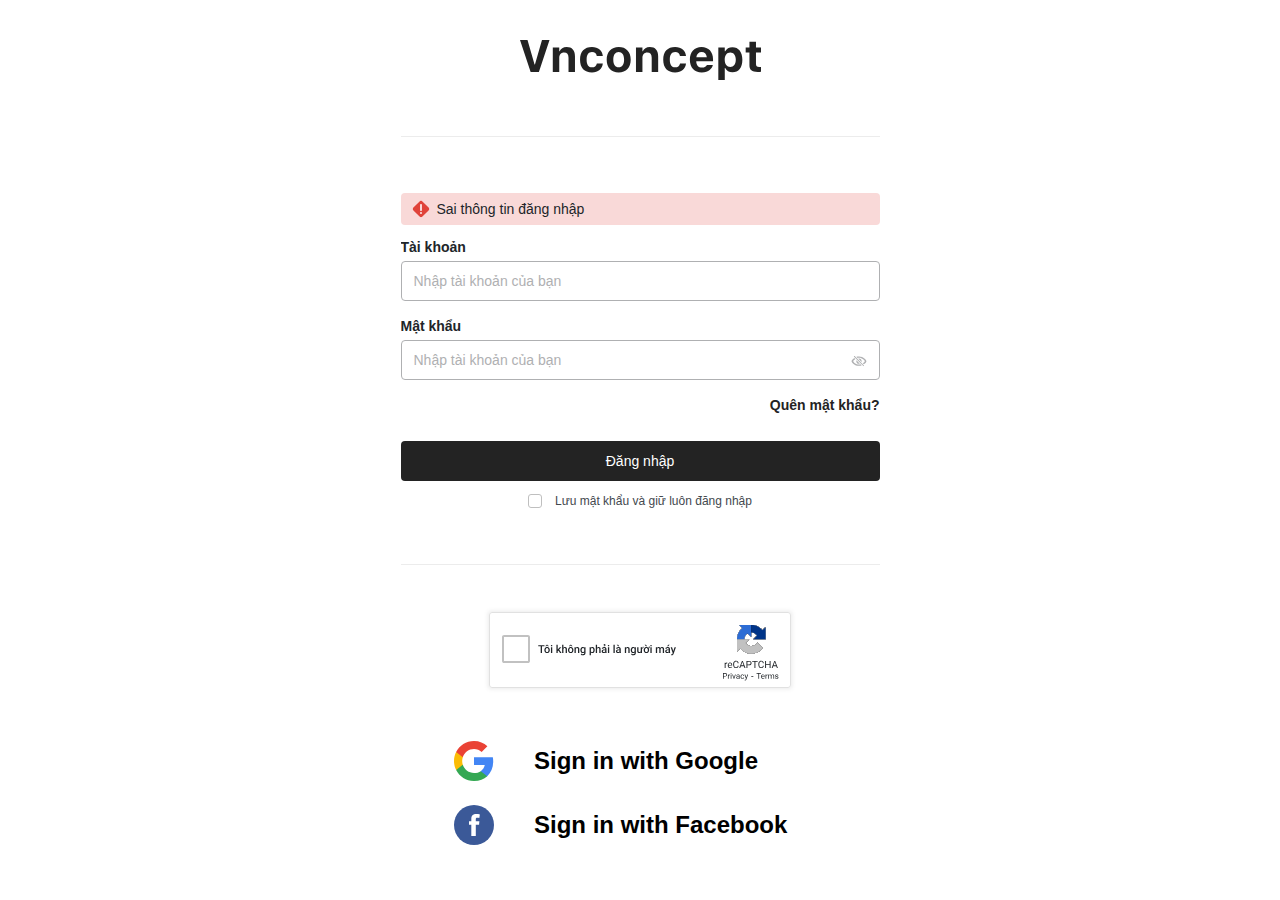
<file: LogIn.page.html>
<!DOCTYPE html>
<html lang="en">

<head>
    <meta charset="UTF-8">
    <meta http-equiv="X-UA-Compatible" content="IE=edge">
    <meta name="viewport" content="width=device-width, initial-scale=1.0">
    <meta name="description" content="">
    <meta name="keywords" content="">
    <meta name="robots" , content="index, follow">
    <link rel="icon" , href="images/icons/favicon-16x16.svg" , type="image/x-icon" , sizes="16x16" />
    <title>
        vncpncept - Đăng nhập
    </title>
    <link rel="icon" , href="images/icons/favicon-16x16.png" , type="image/x-icon" , sizes="16x16" />
    <link rel="preconnect" href="https://fonts.googleapis.com" />
    <link rel="preconnect" href="https://fonts.gstatic.com" crossorigin />
    <link rel="preconnect" href="https://fonts.googleapis.com">
    <link rel="preconnect" href="https://fonts.gstatic.com" crossorigin>
    <link href="https://fonts.googleapis.com/css2?family=Roboto:wght@400;500;700&display=swap" rel="stylesheet">
    <link rel="stylesheet" href="css/tool.css" />
    <link rel="stylesheet" href="css/main.css" />

</head>

<body class="overflow-hidden">
    <div class="wrapper">
        <div class="container__wrapper">
            <div class="flex justify-center items-center h-screen">
                <div class="page__login sm:max-w-[479px] w-full mx-auto grid overflow-auto h-full py-6">
                    <a href="index.html" class="flex justify-center items-center max-w-[241px] w-full m-auto">
                        <img src="images/icons/icon__logo-login.svg" alt="logo" class="w-full max-w-full object-contain flex">
                    </a>
                    <form action="admin.page.html" class="mt-10 pt-14 border-y pb-6 border-[#ECECEC]">
                        <p class="error mb-3 gap-1 flex px-2 py-1 items-center text-[#212529] text-sm bg-[#F9D9D8]  overflow-hidden rounded">
                            <span class="w-6 h-6 flex justify-center items-center">
                                <svg width="18" height="18" viewbox="0 0 18 18" fill="none" xmlns="http://www.w3.org/2000/svg">
                                    <path fill-rule="evenodd" clip-rule="evenodd" d="M9.76575 0.982572C10.0087 1.08325 10.2295 1.23081 10.4154 1.41682L16.5834 7.58382C16.7695 7.76976 16.9172 7.99057 17.018 8.23362C17.1188 8.47668 17.1706 8.73721 17.1706 9.00032C17.1706 9.26344 17.1188 9.52397 17.018 9.76702C16.9172 10.0101 16.7695 10.2309 16.5834 10.4168L10.4154 16.5838C10.2295 16.7698 10.0087 16.9174 9.76575 17.0181C9.52278 17.1187 9.26237 17.1706 8.99937 17.1706C8.73638 17.1706 8.47596 17.1187 8.23299 17.0181C7.99003 16.9174 7.76929 16.7698 7.58337 16.5838L1.41537 10.4168C1.22921 10.2309 1.08152 10.0101 0.980754 9.76702C0.87999 9.52397 0.828125 9.26344 0.828125 9.00032C0.828125 8.73721 0.87999 8.47668 0.980754 8.23362C1.08152 7.99057 1.22921 7.76976 1.41537 7.58382L7.58337 1.41682C7.76929 1.23081 7.99003 1.08325 8.23299 0.982572C8.47596 0.881896 8.73638 0.830078 8.99937 0.830078C9.26237 0.830078 9.52278 0.881896 9.76575 0.982572ZM8.29226 10.7069C8.4798 10.8945 8.73415 10.9998 8.99937 10.9998C9.26458 10.9998 9.51894 10.8945 9.70647 10.7069C9.89401 10.5194 9.99937 10.265 9.99937 9.99982V4.99982C9.99937 4.7346 9.89401 4.48025 9.70647 4.29271C9.51894 4.10517 9.26458 3.99982 8.99937 3.99982C8.73415 3.99982 8.4798 4.10517 8.29226 4.29271C8.10472 4.48025 7.99937 4.7346 7.99937 4.99982V9.99982C7.99937 10.265 8.10472 10.5194 8.29226 10.7069ZM8.29226 13.7069C8.4798 13.8945 8.73415 13.9998 8.99937 13.9998C9.26458 13.9998 9.51894 13.8945 9.70647 13.7069C9.89401 13.5194 9.99937 13.265 9.99937 12.9998C9.99937 12.7346 9.89401 12.4802 9.70647 12.2927C9.51894 12.1052 9.26458 11.9998 8.99937 11.9998C8.73415 11.9998 8.4798 12.1052 8.29226 12.2927C8.10472 12.4802 7.99937 12.7346 7.99937 12.9998C7.99937 13.265 8.10472 13.5194 8.29226 13.7069Z" fill="#E0433A" />
                                </svg>

                            </span>
                            <span>
                                Sai thông tin đăng nhập
                            </span>
                        </p>
                        <div class="mb-[15px]">
                            <label class="text-[#212529] font-semibold text-sm flex w-full mb-1">
                                Tài khoản
                            </label>
                            <input type="text" placeholder="Nhập tài khoản của bạn" class="w-full flex h-10 px-3 rounded placeholder:text-[#AFB0B2] outline-none text-sm  border border-[#AFB0B2] focus:border-[#629CFC]">
                        </div>
                        <div class="mb-[13px]">
                            <label class="text-[#212529] font-semibold text-sm flex w-full mb-1">
                                Mật khẩu
                            </label>
                            <div class="w-full flex h-10 px-3 rounded border border-[#AFB0B2] hover:border-[#629CFC]">
                                <input type="password" placeholder="Nhập tài khoản của bạn" class="input__password w-full rounded placeholder:text-[#AFB0B2] outline-none text-sm" />
                                <span class="flex-shrink-0 w-6 h-10 flex items-center view__password justify-end cursor-pointer">
                                    <svg width="16" height="12" viewbox="0 0 16 12" fill="none" xmlns="http://www.w3.org/2000/svg">
                                        <path d="M12.3291 11.0259C12.5063 11.2031 12.791 11.2085 12.9683 11.0259C13.1509 10.8379 13.1455 10.564 12.9683 10.3867L3.66553 1.09473C3.49365 0.91748 3.19824 0.91748 3.021 1.09473C2.84912 1.2666 2.84912 1.56201 3.021 1.73389L12.3291 11.0259ZM8 1.40625C7.06006 1.40625 6.20605 1.56201 5.4165 1.81982L6.54443 2.94775C7.00635 2.82959 7.48438 2.75977 8 2.75977C11.2495 2.75977 13.7417 5.52588 13.7417 6.13281C13.7417 6.5249 13.0005 7.4917 11.7974 8.28125L12.8394 9.32861C14.499 8.20068 15.4497 6.75586 15.4497 6.13281C15.4497 5.02637 12.5171 1.40625 8 1.40625ZM8 10.8594C8.97754 10.8594 9.87451 10.6982 10.6855 10.4243L9.56299 9.29639C9.06885 9.42529 8.55322 9.50586 8 9.50586C4.75049 9.50586 2.2583 6.86328 2.2583 6.13281C2.2583 5.79443 3.03711 4.7793 4.30469 3.96289L3.24658 2.90479C1.54395 4.03271 0.550293 5.49902 0.550293 6.13281C0.550293 7.23389 3.55273 10.8594 8 10.8594ZM10.5459 6.92236C10.6479 6.67529 10.6963 6.40674 10.6963 6.12744C10.6963 4.63428 9.49854 3.44189 8.00537 3.44189C7.7207 3.44189 7.45752 3.49023 7.21045 3.58154L10.5459 6.92236ZM8 8.82373C8.31689 8.82373 8.6123 8.75928 8.88623 8.64111L5.48096 5.24121C5.36816 5.50977 5.30371 5.81055 5.30371 6.13281C5.30371 7.59912 6.50146 8.82373 8 8.82373Z" fill="#AFB0B2" />
                                    </svg>
                                    <svg class="hidden" width="16" height="10" viewbox="0 0 16 10" fill="none" xmlns="http://www.w3.org/2000/svg">
                                        <path d="M7.99463 9.87549C12.5278 9.87549 15.4551 6.23389 15.4551 5.13281C15.4551 4.03174 12.5225 0.395508 7.99463 0.395508C3.53662 0.395508 0.539551 4.03174 0.539551 5.13281C0.539551 6.23389 3.53125 9.87549 7.99463 9.87549ZM7.99463 8.46826C4.77197 8.46826 2.32812 5.86328 2.32812 5.13281C2.32812 4.52588 4.77197 1.79736 7.99463 1.79736C11.2119 1.79736 13.6611 4.52588 13.6611 5.13281C13.6611 5.86328 11.2119 8.46826 7.99463 8.46826ZM8 7.78613C9.47705 7.78613 10.6587 6.57764 10.6587 5.13281C10.6587 3.65576 9.47705 2.47949 8 2.47949C6.51758 2.47949 5.33057 3.65039 5.33594 5.13281C5.34131 6.57764 6.51758 7.78613 8 7.78613ZM7.99463 5.93848C7.54883 5.93848 7.18896 5.56787 7.18896 5.13281C7.18896 4.69238 7.54883 4.32715 7.99463 4.32715C8.44043 4.32715 8.80029 4.69238 8.80029 5.13281C8.80029 5.56787 8.44043 5.93848 7.99463 5.93848Z" fill="#AFB0B2" />
                                    </svg>
                                </span>
                            </div>
                        </div>
                        <p class="text-right">
                            <a href="ForgotPassword.page.html" title="Quên mật khẩu?" class="text-[#232323] text-sm font-semibold transition-all hover:opacity-80">
                                Quên mật khẩu?
                            </a>
                        </p>
                        <button type="submit" class="w-full mt-6 mb-3 bg-[#232323] rounded overflow-hidden text-white text-sm h-10 hover:opacity-90 transition-all">
                            Đăng nhập
                        </button>
                        <label id="save__password" class="flex save__password  cursor-pointer text-[#43484E] text-xs justify-center items-center">
                            <input type="checkbox" id="Đăng nhập" class="border border-[#BFBFBF]">
                            <span>
                                Lưu mật khẩu và giữ luôn đăng nhập
                            </span>
                        </label>
                    </form>

                    <div class="capcha flex justify-center items-center mt-[26px]">
                        <svg class="sm:max-w-[312px] w-full" height="86" viewbox="0 0 312 86" fill="none" xmlns="http://www.w3.org/2000/svg">
                            <g filter="url(#filter0_d_989_8458)">
                                <rect x="5" y="5" width="302" height="76" rx="3" fill="white" />
                                <rect x="5.5" y="5.5" width="301" height="75" rx="2.5" stroke="#E1E1E1" />
                            </g>
                            <path d="M243.237 56.5273C243.101 56.5046 242.952 56.4932 242.793 56.4932C242.201 56.4932 241.799 56.7454 241.587 57.25V61H240.684V55.7168H241.562L241.577 56.3271C241.873 55.8551 242.293 55.6191 242.837 55.6191C243.013 55.6191 243.146 55.6419 243.237 55.6875V56.5273Z" fill="#212529" />
                            <path d="M246.167 61.0977C245.451 61.0977 244.868 60.8633 244.419 60.3945C243.97 59.9225 243.745 59.2926 243.745 58.5049V58.3389C243.745 57.8148 243.844 57.3477 244.043 56.9375C244.245 56.5241 244.525 56.2018 244.883 55.9707C245.244 55.7363 245.635 55.6191 246.055 55.6191C246.742 55.6191 247.275 55.8454 247.656 56.2979C248.037 56.7503 248.228 57.3981 248.228 58.2412V58.6172H244.648C244.661 59.138 244.813 59.5596 245.103 59.8818C245.396 60.2008 245.767 60.3604 246.216 60.3604C246.535 60.3604 246.805 60.2952 247.026 60.165C247.248 60.0348 247.441 59.8623 247.607 59.6475L248.159 60.0771C247.716 60.7575 247.052 61.0977 246.167 61.0977ZM246.055 56.3613C245.69 56.3613 245.384 56.4948 245.137 56.7617C244.889 57.0254 244.736 57.3965 244.678 57.875H247.324V57.8066C247.298 57.3477 247.174 56.9928 246.953 56.7422C246.732 56.4883 246.432 56.3613 246.055 56.3613Z" fill="#212529" />
                            <path d="M254.648 58.7441C254.561 59.4961 254.282 60.0771 253.813 60.4873C253.348 60.8942 252.728 61.0977 251.953 61.0977C251.113 61.0977 250.439 60.7965 249.932 60.1943C249.427 59.5921 249.175 58.7865 249.175 57.7773V57.0938C249.175 56.4329 249.292 55.8519 249.526 55.3506C249.764 54.8493 250.099 54.4652 250.532 54.1982C250.965 53.9281 251.466 53.793 252.036 53.793C252.791 53.793 253.397 54.0046 253.853 54.4277C254.308 54.8477 254.574 55.4303 254.648 56.1758H253.706C253.625 55.6094 253.447 55.1992 253.174 54.9453C252.904 54.6914 252.524 54.5645 252.036 54.5645C251.437 54.5645 250.967 54.7858 250.625 55.2285C250.286 55.6712 250.117 56.3011 250.117 57.1182V57.8066C250.117 58.5781 250.278 59.1917 250.601 59.6475C250.923 60.1032 251.374 60.3311 251.953 60.3311C252.474 60.3311 252.873 60.2139 253.149 59.9795C253.429 59.7419 253.615 59.3301 253.706 58.7441H254.648Z" fill="#212529" />
                            <path d="M259.858 59.1445H256.88L256.211 61H255.244L257.959 53.8906H258.779L261.499 61H260.537L259.858 59.1445ZM257.163 58.373H259.58L258.369 55.0479L257.163 58.373Z" fill="#212529" />
                            <path d="M263.394 58.2168V61H262.456V53.8906H265.078C265.856 53.8906 266.465 54.0892 266.904 54.4863C267.347 54.8835 267.568 55.4092 267.568 56.0635C267.568 56.7536 267.352 57.2858 266.919 57.6602C266.489 58.0312 265.872 58.2168 265.068 58.2168H263.394ZM263.394 57.4502H265.078C265.579 57.4502 265.964 57.333 266.23 57.0986C266.497 56.861 266.631 56.5192 266.631 56.0732C266.631 55.6501 266.497 55.3115 266.23 55.0576C265.964 54.8037 265.597 54.6719 265.132 54.6621H263.394V57.4502Z" fill="#212529" />
                            <path d="M273.677 54.6621H271.392V61H270.459V54.6621H268.179V53.8906H273.677V54.6621Z" fill="#212529" />
                            <path d="M279.824 58.7441C279.736 59.4961 279.458 60.0771 278.989 60.4873C278.524 60.8942 277.904 61.0977 277.129 61.0977C276.289 61.0977 275.615 60.7965 275.107 60.1943C274.603 59.5921 274.351 58.7865 274.351 57.7773V57.0938C274.351 56.4329 274.468 55.8519 274.702 55.3506C274.94 54.8493 275.275 54.4652 275.708 54.1982C276.141 53.9281 276.642 53.793 277.212 53.793C277.967 53.793 278.573 54.0046 279.028 54.4277C279.484 54.8477 279.749 55.4303 279.824 56.1758H278.882C278.8 55.6094 278.623 55.1992 278.35 54.9453C278.079 54.6914 277.7 54.5645 277.212 54.5645C276.613 54.5645 276.143 54.7858 275.801 55.2285C275.462 55.6712 275.293 56.3011 275.293 57.1182V57.8066C275.293 58.5781 275.454 59.1917 275.776 59.6475C276.099 60.1032 276.549 60.3311 277.129 60.3311C277.65 60.3311 278.049 60.2139 278.325 59.9795C278.605 59.7419 278.791 59.3301 278.882 58.7441H279.824Z" fill="#212529" />
                            <path d="M286.572 61H285.63V57.7139H282.046V61H281.108V53.8906H282.046V56.9473H285.63V53.8906H286.572V61Z" fill="#212529" />
                            <path d="M292.251 59.1445H289.272L288.604 61H287.637L290.352 53.8906H291.172L293.892 61H292.93L292.251 59.1445ZM289.556 58.373H291.973L290.762 55.0479L289.556 58.373Z" fill="#212529" />
                            <path d="M239.75 69.5391V71.7656H239V66.0781H241.098C241.72 66.0781 242.207 66.237 242.559 66.5547C242.913 66.8724 243.09 67.293 243.09 67.8164C243.09 68.3685 242.917 68.7943 242.57 69.0938C242.227 69.3906 241.733 69.5391 241.09 69.5391H239.75ZM239.75 68.9258H241.098C241.499 68.9258 241.806 68.832 242.02 68.6445C242.233 68.4544 242.34 68.181 242.34 67.8242C242.34 67.4857 242.233 67.2148 242.02 67.0117C241.806 66.8086 241.513 66.7031 241.141 66.6953H239.75V68.9258Z" fill="#212529" />
                            <path d="M245.977 68.1875C245.867 68.1693 245.749 68.1602 245.621 68.1602C245.147 68.1602 244.826 68.362 244.656 68.7656V71.7656H243.934V67.5391H244.637L244.648 68.0273C244.885 67.6497 245.221 67.4609 245.656 67.4609C245.797 67.4609 245.904 67.4792 245.977 67.5156V68.1875Z" fill="#212529" />
                            <path d="M247.43 71.7656H246.707V67.5391H247.43V71.7656ZM246.648 66.418C246.648 66.3008 246.684 66.2018 246.754 66.1211C246.827 66.0404 246.934 66 247.074 66C247.215 66 247.322 66.0404 247.395 66.1211C247.467 66.2018 247.504 66.3008 247.504 66.418C247.504 66.5352 247.467 66.6328 247.395 66.7109C247.322 66.7891 247.215 66.8281 247.074 66.8281C246.934 66.8281 246.827 66.7891 246.754 66.7109C246.684 66.6328 246.648 66.5352 246.648 66.418Z" fill="#212529" />
                            <path d="M249.984 70.7852L251.031 67.5391H251.77L250.254 71.7656H249.703L248.172 67.5391H248.91L249.984 70.7852Z" fill="#212529" />
                            <path d="M255.012 71.7656C254.97 71.6823 254.936 71.5339 254.91 71.3203C254.574 71.6693 254.173 71.8438 253.707 71.8438C253.29 71.8438 252.948 71.7266 252.68 71.4922C252.414 71.2552 252.281 70.9557 252.281 70.5938C252.281 70.1536 252.448 69.8125 252.781 69.5703C253.117 69.3255 253.589 69.2031 254.195 69.2031H254.898V68.8711C254.898 68.6185 254.823 68.418 254.672 68.2695C254.521 68.1185 254.298 68.043 254.004 68.043C253.746 68.043 253.53 68.1081 253.355 68.2383C253.181 68.3685 253.094 68.526 253.094 68.7109H252.367C252.367 68.5 252.441 68.2969 252.59 68.1016C252.741 67.9036 252.944 67.7474 253.199 67.6328C253.457 67.5182 253.74 67.4609 254.047 67.4609C254.534 67.4609 254.915 67.5833 255.191 67.8281C255.467 68.0703 255.611 68.4049 255.621 68.832V70.7773C255.621 71.1654 255.671 71.474 255.77 71.7031V71.7656H255.012ZM253.812 71.2148C254.039 71.2148 254.254 71.1562 254.457 71.0391C254.66 70.9219 254.807 70.7695 254.898 70.582V69.7148H254.332C253.447 69.7148 253.004 69.974 253.004 70.4922C253.004 70.7188 253.079 70.8958 253.23 71.0234C253.382 71.151 253.576 71.2148 253.812 71.2148Z" fill="#212529" />
                            <path d="M258.449 71.2539C258.707 71.2539 258.932 71.1758 259.125 71.0195C259.318 70.8633 259.424 70.668 259.445 70.4336H260.129C260.116 70.6758 260.033 70.9062 259.879 71.125C259.725 71.3438 259.52 71.5182 259.262 71.6484C259.007 71.7786 258.736 71.8438 258.449 71.8438C257.874 71.8438 257.415 71.6523 257.074 71.2695C256.736 70.8841 256.566 70.3581 256.566 69.6914V69.5703C256.566 69.1589 256.642 68.793 256.793 68.4727C256.944 68.1523 257.16 67.9036 257.441 67.7266C257.725 67.5495 258.06 67.4609 258.445 67.4609C258.919 67.4609 259.312 67.6029 259.625 67.8867C259.94 68.1706 260.108 68.5391 260.129 68.9922H259.445C259.424 68.7188 259.32 68.4948 259.133 68.3203C258.948 68.1432 258.719 68.0547 258.445 68.0547C258.078 68.0547 257.793 68.1875 257.59 68.4531C257.389 68.7161 257.289 69.0977 257.289 69.5977V69.7344C257.289 70.2214 257.389 70.5964 257.59 70.8594C257.79 71.1224 258.077 71.2539 258.449 71.2539Z" fill="#212529" />
                            <path d="M262.324 70.707L263.309 67.5391H264.082L262.383 72.418C262.12 73.1211 261.702 73.4727 261.129 73.4727L260.992 73.4609L260.723 73.4102V72.8242L260.918 72.8398C261.163 72.8398 261.353 72.7904 261.488 72.6914C261.626 72.5924 261.74 72.4115 261.828 72.1484L261.988 71.7188L260.48 67.5391H261.27L262.324 70.707Z" fill="#212529" />
                            <path d="M276.93 66.6953H275.102V71.7656H274.355V66.6953H272.531V66.0781H276.93V66.6953Z" fill="#212529" />
                            <path d="M279.023 71.8438C278.451 71.8438 277.984 71.6562 277.625 71.2812C277.266 70.9036 277.086 70.3997 277.086 69.7695V69.6367C277.086 69.2174 277.165 68.8438 277.324 68.5156C277.486 68.1849 277.71 67.9271 277.996 67.7422C278.285 67.5547 278.598 67.4609 278.934 67.4609C279.483 67.4609 279.91 67.6419 280.215 68.0039C280.52 68.3659 280.672 68.8841 280.672 69.5586V69.8594H277.809C277.819 70.276 277.94 70.6133 278.172 70.8711C278.406 71.1263 278.703 71.2539 279.062 71.2539C279.318 71.2539 279.534 71.2018 279.711 71.0977C279.888 70.9935 280.043 70.8555 280.176 70.6836L280.617 71.0273C280.263 71.5716 279.732 71.8438 279.023 71.8438ZM278.934 68.0547C278.642 68.0547 278.397 68.1615 278.199 68.375C278.001 68.5859 277.879 68.8828 277.832 69.2656H279.949V69.2109C279.928 68.8438 279.829 68.5599 279.652 68.3594C279.475 68.1562 279.236 68.0547 278.934 68.0547Z" fill="#212529" />
                            <path d="M283.555 68.1875C283.445 68.1693 283.327 68.1602 283.199 68.1602C282.725 68.1602 282.404 68.362 282.234 68.7656V71.7656H281.512V67.5391H282.215L282.227 68.0273C282.464 67.6497 282.799 67.4609 283.234 67.4609C283.375 67.4609 283.482 67.4792 283.555 67.5156V68.1875Z" fill="#212529" />
                            <path d="M284.902 67.5391L284.922 68.0078C285.232 67.6432 285.65 67.4609 286.176 67.4609C286.767 67.4609 287.169 67.6875 287.383 68.1406C287.523 67.9375 287.706 67.7734 287.93 67.6484C288.156 67.5234 288.423 67.4609 288.73 67.4609C289.658 67.4609 290.129 67.9518 290.145 68.9336V71.7656H289.422V68.9766C289.422 68.6745 289.353 68.4492 289.215 68.3008C289.077 68.1497 288.845 68.0742 288.52 68.0742C288.251 68.0742 288.029 68.1549 287.852 68.3164C287.674 68.4753 287.572 68.6901 287.543 68.9609V71.7656H286.816V68.9961C286.816 68.3815 286.516 68.0742 285.914 68.0742C285.44 68.0742 285.116 68.276 284.941 68.6797V71.7656H284.219V67.5391H284.902Z" fill="#212529" />
                            <path d="M293.699 70.6445C293.699 70.4492 293.625 70.2982 293.477 70.1914C293.331 70.082 293.074 69.9883 292.707 69.9102C292.342 69.832 292.052 69.7383 291.836 69.6289C291.622 69.5195 291.464 69.3893 291.359 69.2383C291.258 69.0872 291.207 68.9076 291.207 68.6992C291.207 68.3529 291.353 68.0599 291.645 67.8203C291.939 67.5807 292.314 67.4609 292.77 67.4609C293.249 67.4609 293.637 67.5846 293.934 67.832C294.233 68.0794 294.383 68.3958 294.383 68.7812H293.656C293.656 68.5833 293.572 68.4128 293.402 68.2695C293.236 68.1263 293.025 68.0547 292.77 68.0547C292.507 68.0547 292.301 68.112 292.152 68.2266C292.004 68.3411 291.93 68.4909 291.93 68.6758C291.93 68.8503 291.999 68.9818 292.137 69.0703C292.275 69.1589 292.523 69.2435 292.883 69.3242C293.245 69.4049 293.538 69.5013 293.762 69.6133C293.986 69.7253 294.151 69.8607 294.258 70.0195C294.367 70.1758 294.422 70.3672 294.422 70.5938C294.422 70.9714 294.271 71.2747 293.969 71.5039C293.667 71.7305 293.275 71.8438 292.793 71.8438C292.454 71.8438 292.155 71.7839 291.895 71.6641C291.634 71.5443 291.43 71.3776 291.281 71.1641C291.135 70.9479 291.062 70.7148 291.062 70.4648H291.785C291.798 70.707 291.895 70.8997 292.074 71.043C292.257 71.1836 292.496 71.2539 292.793 71.2539C293.066 71.2539 293.285 71.1992 293.449 71.0898C293.616 70.9779 293.699 70.8294 293.699 70.6445Z" fill="#212529" />
                            <path d="M269.328 69.9648H267.277V69.1992H269.328V69.9648Z" fill="#212529" />
                            <g filter="url(#filter1_d_989_8458)">
                                <path d="M278.4 23.3378C278.265 23.1691 278.125 23.0031 277.981 22.84C275.687 20.234 272.52 18.554 269.076 18.1147C265.631 17.6754 262.145 18.507 259.27 20.4537L263.386 26.5341C264.782 25.589 266.475 25.1853 268.147 25.3985C269.819 25.6118 271.356 26.4275 272.471 27.6927C272.72 27.9763 272.945 28.2781 273.143 28.5947L269.499 32.2385H281.609V20.1292L278.4 23.3378Z" fill="#003488" />
                            </g>
                            <g filter="url(#filter2_d_989_8458)">
                                <path d="M267.238 18H255.129L258.301 21.1718C255.931 23.0873 254.227 25.7194 253.457 28.6897C252.585 32.0509 252.969 35.6146 254.536 38.7132L261.089 35.399C260.328 33.8947 260.142 32.1645 260.565 30.5326C260.988 28.9008 261.991 27.4791 263.387 26.534C263.442 26.4968 263.498 26.4603 263.554 26.4247L267.238 30.1093V18Z" fill="#2C6CD5" />
                            </g>
                            <g filter="url(#filter3_d_989_8458)">
                                <path d="M253 32.3711H265.109L261.451 36.0297C262.227 37.2313 263.359 38.1689 264.698 38.7045C266.263 39.3307 268.003 39.3647 269.592 38.8002C271.18 38.2358 272.509 37.1115 273.328 35.6381L278.624 40.9208C276.954 43.1127 274.674 44.7868 272.05 45.7192C268.778 46.8819 265.195 46.8118 261.971 45.522C259.703 44.6148 257.722 43.1477 256.202 41.2788L253 44.4804V32.3711Z" fill="#C1C1C1" />
                            </g>
                            <path d="M60.5625 47H59.25V37.0469H60.5625V47Z" fill="#212529" />
                            <path d="M62.8594 39.8496L62.1416 39.3574C62.5654 38.765 62.7842 38.1406 62.7979 37.4844V36.5H64.0488V37.3887C64.0443 37.8444 63.9303 38.3001 63.707 38.7559C63.4883 39.207 63.2057 39.5716 62.8594 39.8496Z" fill="#212529" />
                            <path d="M66.626 39.6035L66.6602 40.4238C67.2025 39.7858 67.9339 39.4668 68.8545 39.4668C69.889 39.4668 70.5931 39.8633 70.9668 40.6562C71.2129 40.3008 71.5319 40.0137 71.9238 39.7949C72.3203 39.5762 72.7874 39.4668 73.3252 39.4668C74.9476 39.4668 75.7725 40.3258 75.7998 42.0439V47H74.5352V42.1191C74.5352 41.5905 74.4144 41.1963 74.1729 40.9365C73.9313 40.6722 73.5257 40.54 72.9561 40.54C72.4867 40.54 72.097 40.6813 71.7871 40.9639C71.4772 41.2419 71.2972 41.6178 71.2471 42.0918V47H69.9756V42.1533C69.9756 41.0778 69.4492 40.54 68.3965 40.54C67.5671 40.54 66.9997 40.8932 66.6943 41.5996V47H65.4297V39.6035H66.626Z" fill="#212529" />
                            <path d="M82.3828 39.6035L82.4238 40.5332C82.9889 39.8223 83.7272 39.4668 84.6387 39.4668C86.2018 39.4668 86.9902 40.3486 87.0039 42.1123V47H85.7393V42.1055C85.7347 41.5723 85.6117 41.1781 85.3701 40.9229C85.1331 40.6676 84.7617 40.54 84.2559 40.54C83.8457 40.54 83.4857 40.6494 83.1758 40.8682C82.8659 41.0869 82.6243 41.374 82.4512 41.7295V47H81.1865V39.6035H82.3828Z" fill="#212529" />
                            <path d="M88.5762 43.2334C88.5762 42.5088 88.7174 41.8571 89 41.2783C89.2871 40.6995 89.6836 40.2529 90.1895 39.9385C90.6999 39.624 91.2809 39.4668 91.9326 39.4668C92.9398 39.4668 93.7533 39.8154 94.373 40.5127C94.9974 41.21 95.3096 42.1374 95.3096 43.2949V43.3838C95.3096 44.1038 95.1706 44.751 94.8926 45.3252C94.6191 45.8949 94.2249 46.3392 93.71 46.6582C93.1995 46.9772 92.6117 47.1367 91.9463 47.1367C90.9437 47.1367 90.1302 46.7881 89.5059 46.0908C88.8861 45.3936 88.5762 44.4707 88.5762 43.3223V43.2334ZM89.8477 43.3838C89.8477 44.2041 90.0368 44.8626 90.415 45.3594C90.7979 45.8561 91.3083 46.1045 91.9463 46.1045C92.5889 46.1045 93.0993 45.8538 93.4775 45.3525C93.8558 44.8467 94.0449 44.1403 94.0449 43.2334C94.0449 42.4222 93.8512 41.766 93.4639 41.2646C93.0811 40.7588 92.5706 40.5059 91.9326 40.5059C91.3083 40.5059 90.8047 40.7542 90.4219 41.251C90.0391 41.7477 89.8477 42.4587 89.8477 43.3838Z" fill="#212529" />
                            <path d="M98.6113 37.8125V39.6035H99.9922V40.5811H98.6113V45.168C98.6113 45.4642 98.6729 45.6875 98.7959 45.8379C98.9189 45.9837 99.1286 46.0566 99.4248 46.0566C99.5706 46.0566 99.7712 46.0293 100.026 45.9746V47C99.6937 47.0911 99.3701 47.1367 99.0557 47.1367C98.4906 47.1367 98.0645 46.9658 97.7773 46.624C97.4902 46.2822 97.3467 45.7969 97.3467 45.168V40.5811H96V39.6035H97.3467V37.8125H98.6113Z" fill="#212529" />
                            <path d="M109.515 47C109.442 46.8542 109.382 46.5944 109.337 46.2207C108.749 46.8314 108.047 47.1367 107.231 47.1367C106.502 47.1367 105.903 46.9316 105.434 46.5215C104.969 46.1068 104.736 45.5827 104.736 44.9492C104.736 44.179 105.028 43.582 105.611 43.1582C106.199 42.7298 107.024 42.5156 108.086 42.5156H109.316V41.9346C109.316 41.4925 109.184 41.1416 108.92 40.8818C108.656 40.6175 108.266 40.4854 107.751 40.4854C107.3 40.4854 106.922 40.5993 106.616 40.8271C106.311 41.055 106.158 41.3307 106.158 41.6543H104.887C104.887 41.2852 105.017 40.9297 105.276 40.5879C105.541 40.2415 105.896 39.9681 106.343 39.7676C106.794 39.5671 107.288 39.4668 107.826 39.4668C108.678 39.4668 109.346 39.681 109.829 40.1094C110.312 40.5332 110.563 41.1188 110.581 41.8662V45.2705C110.581 45.9495 110.668 46.4896 110.841 46.8906V47H109.515ZM107.416 46.0361C107.812 46.0361 108.188 45.9336 108.544 45.7285C108.899 45.5234 109.157 45.2568 109.316 44.9287V43.4111H108.325C106.776 43.4111 106.001 43.8646 106.001 44.7715C106.001 45.168 106.133 45.4779 106.397 45.7012C106.662 45.9245 107.001 46.0361 107.416 46.0361Z" fill="#212529" />
                            <path d="M119.611 40.7383C119.42 40.7064 119.213 40.6904 118.989 40.6904C118.16 40.6904 117.597 41.0436 117.301 41.75V47H116.036V39.6035H117.267L117.287 40.458C117.702 39.7972 118.29 39.4668 119.051 39.4668C119.297 39.4668 119.484 39.4987 119.611 39.5625V40.7383Z" fill="#212529" />
                            <path d="M120.309 43.2334C120.309 42.5088 120.45 41.8571 120.732 41.2783C121.02 40.6995 121.416 40.2529 121.922 39.9385C122.432 39.624 123.013 39.4668 123.665 39.4668C124.672 39.4668 125.486 39.8154 126.105 40.5127C126.73 41.21 127.042 42.1374 127.042 43.2949V43.3838C127.042 44.1038 126.903 44.751 126.625 45.3252C126.352 45.8949 125.957 46.3392 125.442 46.6582C124.932 46.9772 124.344 47.1367 123.679 47.1367C122.676 47.1367 121.863 46.7881 121.238 46.0908C120.618 45.3936 120.309 44.4707 120.309 43.3223V43.2334ZM121.58 43.3838C121.58 44.2041 121.769 44.8626 122.147 45.3594C122.53 45.8561 123.041 46.1045 123.679 46.1045C124.321 46.1045 124.832 45.8538 125.21 45.3525C125.588 44.8467 125.777 44.1403 125.777 43.2334C125.777 42.4222 125.584 41.766 125.196 41.2646C124.813 40.7588 124.303 40.5059 123.665 40.5059C123.041 40.5059 122.537 40.7542 122.154 41.251C121.771 41.7477 121.58 42.4587 121.58 43.3838Z" fill="#212529" />
                            <path d="M134.89 43.3838C134.89 44.514 134.63 45.4232 134.11 46.1113C133.591 46.7949 132.894 47.1367 132.019 47.1367C131.084 47.1367 130.362 46.8063 129.852 46.1455L129.79 47H128.628V36.5H129.893V40.417C130.403 39.7835 131.107 39.4668 132.005 39.4668C132.903 39.4668 133.607 39.8063 134.117 40.4854C134.632 41.1644 134.89 42.0941 134.89 43.2744V43.3838ZM133.625 43.2402C133.625 42.3789 133.459 41.7135 133.126 41.2441C132.793 40.7747 132.315 40.54 131.69 40.54C130.856 40.54 130.257 40.9274 129.893 41.7021V44.9014C130.28 45.6761 130.884 46.0635 131.704 46.0635C132.31 46.0635 132.782 45.8288 133.119 45.3594C133.456 44.89 133.625 44.1836 133.625 43.2402Z" fill="#212529" />
                            <path d="M136.154 43.2334C136.154 42.5088 136.296 41.8571 136.578 41.2783C136.865 40.6995 137.262 40.2529 137.768 39.9385C138.278 39.624 138.859 39.4668 139.511 39.4668C140.518 39.4668 141.331 39.8154 141.951 40.5127C142.576 41.21 142.888 42.1374 142.888 43.2949V43.3838C142.888 44.1038 142.749 44.751 142.471 45.3252C142.197 45.8949 141.803 46.3392 141.288 46.6582C140.778 46.9772 140.19 47.1367 139.524 47.1367C138.522 47.1367 137.708 46.7881 137.084 46.0908C136.464 45.3936 136.154 44.4707 136.154 43.3223V43.2334ZM137.426 43.3838C137.426 44.2041 137.615 44.8626 137.993 45.3594C138.376 45.8561 138.886 46.1045 139.524 46.1045C140.167 46.1045 140.677 45.8538 141.056 45.3525C141.434 44.8467 141.623 44.1403 141.623 43.2334C141.623 42.4222 141.429 41.766 141.042 41.2646C140.659 40.7588 140.149 40.5059 139.511 40.5059C138.886 40.5059 138.383 40.7542 138 41.251C137.617 41.7477 137.426 42.4587 137.426 43.3838Z" fill="#212529" />
                            <path d="M146.189 37.8125V39.6035H147.57V40.5811H146.189V45.168C146.189 45.4642 146.251 45.6875 146.374 45.8379C146.497 45.9837 146.707 46.0566 147.003 46.0566C147.149 46.0566 147.349 46.0293 147.604 45.9746V47C147.272 47.0911 146.948 47.1367 146.634 47.1367C146.069 47.1367 145.643 46.9658 145.355 46.624C145.068 46.2822 144.925 45.7969 144.925 45.168V40.5811H143.578V39.6035H144.925V37.8125H146.189Z" fill="#212529" />
                            <path fill-rule="evenodd" clip-rule="evenodd" d="M43.9259 30H20.0741C20.0332 30 20 30.0332 20 30.0741V53.9259C20 53.9668 20.0332 54 20.0741 54H43.9259C43.9668 54 44 53.9668 44 53.9259V30.0741C44 30.0332 43.9668 30 43.9259 30ZM43.9259 28H20.0741C18.9286 28 18 28.9286 18 30.0741V53.9259C18 55.0714 18.9286 56 20.0741 56H43.9259C45.0714 56 46 55.0714 46 53.9259V30.0741C46 28.9286 45.0714 28 43.9259 28Z" fill="#C1C1C1" />
                            <rect x="20" y="30" width="24" height="24" fill="white" />
                            <rect x="54" y="30" width="139" height="24" fill="white" />
                            <path d="M58.0205 38.1797V46H56.6831V38.1797H58.0205ZM60.4751 38.1797V39.2539H54.25V38.1797H60.4751ZM60.3784 43.1587V43.0352C60.3784 42.6162 60.4393 42.2277 60.561 41.8696C60.6828 41.508 60.8582 41.1947 61.0874 40.9297C61.3201 40.6611 61.603 40.4535 61.936 40.3066C62.2726 40.1562 62.6522 40.0811 63.0747 40.0811C63.5008 40.0811 63.8804 40.1562 64.2134 40.3066C64.55 40.4535 64.8346 40.6611 65.0674 40.9297C65.3001 41.1947 65.4774 41.508 65.5991 41.8696C65.7209 42.2277 65.7817 42.6162 65.7817 43.0352V43.1587C65.7817 43.5776 65.7209 43.9661 65.5991 44.3242C65.4774 44.6823 65.3001 44.9956 65.0674 45.2642C64.8346 45.5291 64.5518 45.7368 64.2188 45.8872C63.8857 46.034 63.508 46.1074 63.0854 46.1074C62.6593 46.1074 62.278 46.034 61.9414 45.8872C61.6084 45.7368 61.3255 45.5291 61.0928 45.2642C60.86 44.9956 60.6828 44.6823 60.561 44.3242C60.4393 43.9661 60.3784 43.5776 60.3784 43.1587ZM61.6729 43.0352V43.1587C61.6729 43.4201 61.6997 43.6672 61.7534 43.8999C61.8071 44.1326 61.8913 44.3368 62.0059 44.5122C62.1204 44.6877 62.2673 44.8255 62.4463 44.9258C62.6253 45.026 62.8384 45.0762 63.0854 45.0762C63.3254 45.0762 63.533 45.026 63.7085 44.9258C63.8875 44.8255 64.0343 44.6877 64.1489 44.5122C64.2635 44.3368 64.3477 44.1326 64.4014 43.8999C64.4587 43.6672 64.4873 43.4201 64.4873 43.1587V43.0352C64.4873 42.7773 64.4587 42.5339 64.4014 42.3047C64.3477 42.0719 64.2617 41.866 64.1436 41.687C64.029 41.508 63.8822 41.3683 63.7031 41.2681C63.5277 41.1642 63.3182 41.1123 63.0747 41.1123C62.8312 41.1123 62.62 41.1642 62.4409 41.2681C62.2655 41.3683 62.1204 41.508 62.0059 41.687C61.8913 41.866 61.8071 42.0719 61.7534 42.3047C61.6997 42.5339 61.6729 42.7773 61.6729 43.0352ZM63.4346 37.75L64.9224 39.2324V39.2915H63.875L63.0532 38.4482L62.2314 39.2915H61.2056V39.2217L62.6719 37.75H63.4346ZM68.2524 40.1885V46H66.9526V40.1885H68.2524ZM66.8667 38.6631C66.8667 38.4661 66.9312 38.3032 67.0601 38.1743C67.1925 38.0418 67.3752 37.9756 67.6079 37.9756C67.8371 37.9756 68.0179 38.0418 68.1504 38.1743C68.2829 38.3032 68.3491 38.4661 68.3491 38.6631C68.3491 38.8564 68.2829 39.0176 68.1504 39.1465C68.0179 39.2754 67.8371 39.3398 67.6079 39.3398C67.3752 39.3398 67.1925 39.2754 67.0601 39.1465C66.9312 39.0176 66.8667 38.8564 66.8667 38.6631ZM73.7148 37.75V46H72.415V37.75H73.7148ZM77.3242 40.1885L74.7944 42.9922L73.4087 44.4102L73.0703 43.3145L74.1177 42.02L75.7612 40.1885H77.3242ZM76.0405 46L74.1553 43.2715L74.9717 42.3638L77.5391 46H76.0405ZM79.4243 37.75V46H78.1353V37.75H79.4243ZM79.1987 42.8794L78.7798 42.874C78.7834 42.473 78.8389 42.1024 78.9463 41.7622C79.0573 41.422 79.2113 41.1266 79.4082 40.876C79.6087 40.6217 79.8486 40.4266 80.1279 40.2905C80.4072 40.1509 80.717 40.0811 81.0571 40.0811C81.3436 40.0811 81.6014 40.1204 81.8306 40.1992C82.0633 40.278 82.2638 40.4051 82.4321 40.5806C82.6004 40.7524 82.7275 40.978 82.8135 41.2573C82.903 41.533 82.9478 41.8696 82.9478 42.2671V46H81.6479V42.2563C81.6479 41.9771 81.6068 41.755 81.5244 41.5903C81.4456 41.4256 81.3293 41.3075 81.1753 41.2358C81.0213 41.1606 80.8333 41.123 80.6113 41.123C80.3786 41.123 80.1727 41.1696 79.9937 41.2627C79.8182 41.3558 79.6714 41.4829 79.5532 41.644C79.4351 41.8052 79.3455 41.9914 79.2847 42.2026C79.2274 42.4139 79.1987 42.6395 79.1987 42.8794ZM84.0112 43.1587V43.0352C84.0112 42.6162 84.0721 42.2277 84.1938 41.8696C84.3156 41.508 84.491 41.1947 84.7202 40.9297C84.953 40.6611 85.2358 40.4535 85.5688 40.3066C85.9054 40.1562 86.285 40.0811 86.7075 40.0811C87.1336 40.0811 87.5132 40.1562 87.8462 40.3066C88.1828 40.4535 88.4674 40.6611 88.7002 40.9297C88.9329 41.1947 89.1102 41.508 89.2319 41.8696C89.3537 42.2277 89.4146 42.6162 89.4146 43.0352V43.1587C89.4146 43.5776 89.3537 43.9661 89.2319 44.3242C89.1102 44.6823 88.9329 44.9956 88.7002 45.2642C88.4674 45.5291 88.1846 45.7368 87.8516 45.8872C87.5186 46.034 87.1408 46.1074 86.7183 46.1074C86.2922 46.1074 85.9108 46.034 85.5742 45.8872C85.2412 45.7368 84.9583 45.5291 84.7256 45.2642C84.4928 44.9956 84.3156 44.6823 84.1938 44.3242C84.0721 43.9661 84.0112 43.5776 84.0112 43.1587ZM85.3057 43.0352V43.1587C85.3057 43.4201 85.3325 43.6672 85.3862 43.8999C85.4399 44.1326 85.5241 44.3368 85.6387 44.5122C85.7533 44.6877 85.9001 44.8255 86.0791 44.9258C86.2581 45.026 86.4712 45.0762 86.7183 45.0762C86.9582 45.0762 87.1659 45.026 87.3413 44.9258C87.5203 44.8255 87.6672 44.6877 87.7817 44.5122C87.8963 44.3368 87.9805 44.1326 88.0342 43.8999C88.0915 43.6672 88.1201 43.4201 88.1201 43.1587V43.0352C88.1201 42.7773 88.0915 42.5339 88.0342 42.3047C87.9805 42.0719 87.8945 41.866 87.7764 41.687C87.6618 41.508 87.515 41.3683 87.3359 41.2681C87.1605 41.1642 86.951 41.1123 86.7075 41.1123C86.464 41.1123 86.2528 41.1642 86.0737 41.2681C85.8983 41.3683 85.7533 41.508 85.6387 41.687C85.5241 41.866 85.4399 42.0719 85.3862 42.3047C85.3325 42.5339 85.3057 42.7773 85.3057 43.0352ZM87.0674 37.75L88.5552 39.2324V39.2915H87.5078L86.686 38.4482L85.8643 39.2915H84.8384V39.2217L86.3047 37.75H87.0674ZM91.7832 41.4292V46H90.4888V40.1885H91.708L91.7832 41.4292ZM91.5522 42.8794L91.1333 42.874C91.1369 42.4622 91.1942 42.0845 91.3052 41.7407C91.4198 41.397 91.5773 41.1016 91.7778 40.8545C91.9819 40.6074 92.2254 40.4176 92.5083 40.2852C92.7912 40.1491 93.1063 40.0811 93.4536 40.0811C93.7329 40.0811 93.9854 40.1204 94.2109 40.1992C94.4401 40.2744 94.6353 40.3979 94.7964 40.5698C94.9611 40.7417 95.0864 40.9655 95.1724 41.2412C95.2583 41.5133 95.3013 41.8481 95.3013 42.2456V46H94.0015V42.2402C94.0015 41.9609 93.9603 41.7407 93.8779 41.5796C93.7992 41.4149 93.6828 41.2985 93.5288 41.2305C93.3784 41.1589 93.1904 41.123 92.9648 41.123C92.7428 41.123 92.5441 41.1696 92.3687 41.2627C92.1932 41.3558 92.0446 41.4829 91.9229 41.644C91.8047 41.8052 91.7134 41.9914 91.6489 42.2026C91.5845 42.4139 91.5522 42.6395 91.5522 42.8794ZM100.345 40.1885H101.521V45.8389C101.521 46.3617 101.41 46.8057 101.188 47.1709C100.966 47.5361 100.656 47.8136 100.259 48.0034C99.8613 48.1968 99.4012 48.2935 98.8784 48.2935C98.6564 48.2935 98.4093 48.2612 98.1372 48.1968C97.8687 48.1323 97.6073 48.0285 97.353 47.8853C97.1024 47.7456 96.8929 47.5612 96.7246 47.332L97.3315 46.5693C97.5392 46.8164 97.7684 46.9972 98.019 47.1118C98.2697 47.2264 98.5329 47.2837 98.8086 47.2837C99.1058 47.2837 99.3582 47.2282 99.5659 47.1172C99.7772 47.0098 99.9401 46.8504 100.055 46.6392C100.169 46.4279 100.227 46.1701 100.227 45.8657V41.5044L100.345 40.1885ZM96.397 43.1587V43.0459C96.397 42.6055 96.4507 42.2044 96.5581 41.8428C96.6655 41.4775 96.8195 41.1642 97.02 40.9028C97.2205 40.6379 97.464 40.4355 97.7505 40.2959C98.0369 40.1527 98.361 40.0811 98.7227 40.0811C99.0986 40.0811 99.4191 40.1491 99.6841 40.2852C99.9526 40.4212 100.176 40.6164 100.355 40.8706C100.535 41.1213 100.674 41.422 100.774 41.7729C100.878 42.1203 100.955 42.507 101.005 42.9331V43.293C100.959 43.7083 100.88 44.0879 100.769 44.4316C100.658 44.7754 100.511 45.0726 100.329 45.3232C100.146 45.5739 99.9204 45.7673 99.6519 45.9033C99.3869 46.0394 99.0736 46.1074 98.7119 46.1074C98.3574 46.1074 98.0369 46.034 97.7505 45.8872C97.4676 45.7404 97.2241 45.5345 97.02 45.2695C96.8195 45.0046 96.6655 44.693 96.5581 44.335C96.4507 43.9733 96.397 43.5812 96.397 43.1587ZM97.6914 43.0459V43.1587C97.6914 43.4237 97.7165 43.6707 97.7666 43.8999C97.8203 44.1291 97.9009 44.3314 98.0083 44.5068C98.1193 44.6787 98.259 44.8148 98.4272 44.915C98.5991 45.0117 98.8014 45.0601 99.0342 45.0601C99.3385 45.0601 99.5874 44.9956 99.7808 44.8667C99.9777 44.7378 100.128 44.5641 100.232 44.3457C100.339 44.1237 100.415 43.8766 100.458 43.6045V42.6323C100.436 42.4211 100.391 42.2241 100.323 42.0415C100.259 41.8589 100.171 41.6995 100.06 41.5635C99.9491 41.4238 99.8094 41.3164 99.6411 41.2412C99.4728 41.1624 99.2741 41.123 99.0449 41.123C98.8122 41.123 98.6099 41.1732 98.438 41.2734C98.2661 41.3737 98.1247 41.5116 98.0137 41.687C97.9062 41.8625 97.8257 42.0666 97.772 42.2993C97.7183 42.5321 97.6914 42.7809 97.6914 43.0459ZM106.903 41.3057V48.2344H105.608V40.1885H106.801L106.903 41.3057ZM110.689 43.0405V43.1533C110.689 43.5758 110.639 43.9679 110.539 44.3296C110.442 44.6877 110.297 45.001 110.104 45.2695C109.914 45.5345 109.68 45.7404 109.4 45.8872C109.121 46.034 108.799 46.1074 108.434 46.1074C108.072 46.1074 107.755 46.0412 107.483 45.9087C107.214 45.7726 106.987 45.5811 106.801 45.334C106.615 45.0869 106.464 44.7969 106.35 44.4639C106.239 44.1273 106.16 43.7585 106.113 43.3574V42.9224C106.16 42.4963 106.239 42.1095 106.35 41.7622C106.464 41.4149 106.615 41.1159 106.801 40.8652C106.987 40.6146 107.214 40.4212 107.483 40.2852C107.751 40.1491 108.065 40.0811 108.423 40.0811C108.788 40.0811 109.112 40.1527 109.395 40.2959C109.678 40.4355 109.916 40.6361 110.109 40.8975C110.303 41.1553 110.448 41.4668 110.544 41.832C110.641 42.1937 110.689 42.5965 110.689 43.0405ZM109.395 43.1533V43.0405C109.395 42.772 109.37 42.5231 109.32 42.2939C109.27 42.0612 109.191 41.8571 109.083 41.6816C108.976 41.5062 108.838 41.3701 108.67 41.2734C108.505 41.1732 108.306 41.123 108.074 41.123C107.845 41.123 107.648 41.1624 107.483 41.2412C107.318 41.3164 107.18 41.422 107.069 41.5581C106.958 41.6942 106.872 41.8535 106.812 42.0361C106.751 42.2152 106.708 42.4103 106.683 42.6216V43.6636C106.726 43.9214 106.799 44.1577 106.903 44.3726C107.007 44.5874 107.153 44.7593 107.343 44.8882C107.537 45.0135 107.784 45.0762 108.084 45.0762C108.317 45.0762 108.516 45.026 108.681 44.9258C108.845 44.8255 108.98 44.6877 109.083 44.5122C109.191 44.3332 109.27 44.1273 109.32 43.8945C109.37 43.6618 109.395 43.4147 109.395 43.1533ZM113.069 37.75V46H111.78V37.75H113.069ZM112.843 42.8794L112.424 42.874C112.428 42.473 112.483 42.1024 112.591 41.7622C112.702 41.422 112.856 41.1266 113.053 40.876C113.253 40.6217 113.493 40.4266 113.772 40.2905C114.052 40.1509 114.361 40.0811 114.702 40.0811C114.988 40.0811 115.246 40.1204 115.475 40.1992C115.708 40.278 115.908 40.4051 116.077 40.5806C116.245 40.7524 116.372 40.978 116.458 41.2573C116.548 41.533 116.592 41.8696 116.592 42.2671V46H115.292V42.2563C115.292 41.9771 115.251 41.755 115.169 41.5903C115.09 41.4256 114.974 41.3075 114.82 41.2358C114.666 41.1606 114.478 41.123 114.256 41.123C114.023 41.123 113.817 41.1696 113.638 41.2627C113.463 41.3558 113.316 41.4829 113.198 41.644C113.08 41.8052 112.99 41.9914 112.929 42.2026C112.872 42.4139 112.843 42.6395 112.843 42.8794ZM121.179 44.8345V42.063C121.179 41.8553 121.142 41.6763 121.066 41.5259C120.991 41.3755 120.877 41.2591 120.723 41.1768C120.572 41.0944 120.382 41.0532 120.153 41.0532C119.942 41.0532 119.759 41.089 119.605 41.1606C119.451 41.2323 119.332 41.3289 119.246 41.4507C119.16 41.5724 119.117 41.7103 119.117 41.8643H117.828C117.828 41.6351 117.883 41.4131 117.994 41.1982C118.105 40.9834 118.266 40.7918 118.478 40.6235C118.689 40.4552 118.941 40.3228 119.235 40.2261C119.528 40.1294 119.858 40.0811 120.223 40.0811C120.66 40.0811 121.047 40.1545 121.383 40.3013C121.723 40.4481 121.99 40.6701 122.184 40.9673C122.381 41.2609 122.479 41.6297 122.479 42.0737V44.6572C122.479 44.9222 122.497 45.1603 122.533 45.3716C122.572 45.5793 122.628 45.7601 122.699 45.9141V46H121.373C121.312 45.8604 121.263 45.6831 121.228 45.4683C121.195 45.2498 121.179 45.0386 121.179 44.8345ZM121.367 42.4658L121.378 43.2661H120.449C120.209 43.2661 119.998 43.2894 119.815 43.3359C119.632 43.3789 119.48 43.4434 119.358 43.5293C119.237 43.6152 119.145 43.7191 119.084 43.8408C119.024 43.9626 118.993 44.1004 118.993 44.2544C118.993 44.4084 119.029 44.5498 119.101 44.6787C119.172 44.804 119.276 44.9025 119.412 44.9741C119.552 45.0457 119.72 45.0815 119.917 45.0815C120.182 45.0815 120.413 45.0278 120.61 44.9204C120.81 44.8094 120.968 44.6751 121.083 44.5176C121.197 44.3564 121.258 44.2043 121.265 44.061L121.684 44.6357C121.641 44.7826 121.568 44.9401 121.464 45.1084C121.36 45.2767 121.224 45.4378 121.056 45.5918C120.891 45.7422 120.692 45.8657 120.459 45.9624C120.23 46.0591 119.965 46.1074 119.665 46.1074C119.285 46.1074 118.947 46.0322 118.649 45.8818C118.352 45.7279 118.119 45.522 117.951 45.2642C117.783 45.0028 117.699 44.7074 117.699 44.3779C117.699 44.07 117.756 43.7979 117.871 43.5615C117.989 43.3216 118.161 43.1211 118.386 42.96C118.615 42.7988 118.895 42.6771 119.224 42.5947C119.554 42.5088 119.93 42.4658 120.352 42.4658H121.367ZM120.755 39.2271H119.793L119.745 38.459C119.928 38.4482 120.075 38.4303 120.186 38.4053C120.297 38.3766 120.377 38.3372 120.427 38.2871C120.481 38.2334 120.508 38.1636 120.508 38.0776C120.508 38.006 120.486 37.9451 120.443 37.895C120.404 37.8449 120.347 37.8055 120.271 37.7769C120.196 37.7446 120.109 37.7231 120.008 37.7124C119.908 37.6981 119.799 37.6909 119.681 37.6909L119.718 37.041C120.023 37.041 120.289 37.0661 120.519 37.1162C120.751 37.1628 120.945 37.2308 121.099 37.3203C121.256 37.4098 121.374 37.5173 121.453 37.6426C121.535 37.7679 121.577 37.9093 121.577 38.0669C121.577 38.3247 121.491 38.5145 121.319 38.6362C121.147 38.758 120.959 38.8332 120.755 38.8618V39.2271ZM125.218 40.1885V46H123.918V40.1885H125.218ZM123.833 38.6631C123.833 38.4661 123.897 38.3032 124.026 38.1743C124.158 38.0418 124.341 37.9756 124.574 37.9756C124.803 37.9756 124.984 38.0418 125.116 38.1743C125.249 38.3032 125.315 38.4661 125.315 38.6631C125.315 38.8564 125.249 39.0176 125.116 39.1465C124.984 39.2754 124.803 39.3398 124.574 39.3398C124.341 39.3398 124.158 39.2754 124.026 39.1465C123.897 39.0176 123.833 38.8564 123.833 38.6631ZM130.761 37.75V46H129.461V37.75H130.761ZM135.456 44.8345V42.063C135.456 41.8553 135.418 41.6763 135.343 41.5259C135.268 41.3755 135.153 41.2591 134.999 41.1768C134.849 41.0944 134.659 41.0532 134.43 41.0532C134.218 41.0532 134.036 41.089 133.882 41.1606C133.728 41.2323 133.608 41.3289 133.522 41.4507C133.436 41.5724 133.393 41.7103 133.393 41.8643H132.104C132.104 41.6351 132.16 41.4131 132.271 41.1982C132.382 40.9834 132.543 40.7918 132.754 40.6235C132.965 40.4552 133.218 40.3228 133.511 40.2261C133.805 40.1294 134.134 40.0811 134.5 40.0811C134.936 40.0811 135.323 40.1545 135.66 40.3013C136 40.4481 136.267 40.6701 136.46 40.9673C136.657 41.2609 136.755 41.6297 136.755 42.0737V44.6572C136.755 44.9222 136.773 45.1603 136.809 45.3716C136.848 45.5793 136.904 45.7601 136.976 45.9141V46H135.649C135.588 45.8604 135.54 45.6831 135.504 45.4683C135.472 45.2498 135.456 45.0386 135.456 44.8345ZM135.644 42.4658L135.654 43.2661H134.725C134.485 43.2661 134.274 43.2894 134.091 43.3359C133.909 43.3789 133.757 43.4434 133.635 43.5293C133.513 43.6152 133.422 43.7191 133.361 43.8408C133.3 43.9626 133.27 44.1004 133.27 44.2544C133.27 44.4084 133.305 44.5498 133.377 44.6787C133.449 44.804 133.552 44.9025 133.688 44.9741C133.828 45.0457 133.996 45.0815 134.193 45.0815C134.458 45.0815 134.689 45.0278 134.886 44.9204C135.087 44.8094 135.244 44.6751 135.359 44.5176C135.473 44.3564 135.534 44.2043 135.542 44.061L135.96 44.6357C135.917 44.7826 135.844 44.9401 135.74 45.1084C135.636 45.2767 135.5 45.4378 135.332 45.5918C135.167 45.7422 134.969 45.8657 134.736 45.9624C134.507 46.0591 134.242 46.1074 133.941 46.1074C133.561 46.1074 133.223 46.0322 132.926 45.8818C132.629 45.7279 132.396 45.522 132.228 45.2642C132.059 45.0028 131.975 44.7074 131.975 44.3779C131.975 44.07 132.032 43.7979 132.147 43.5615C132.265 43.3216 132.437 43.1211 132.663 42.96C132.892 42.7988 133.171 42.6771 133.5 42.5947C133.83 42.5088 134.206 42.4658 134.628 42.4658H135.644ZM134.172 37.75L135.219 39.3667H134.14L132.706 37.75H134.172ZM142.132 41.4292V46H140.837V40.1885H142.057L142.132 41.4292ZM141.901 42.8794L141.482 42.874C141.486 42.4622 141.543 42.0845 141.654 41.7407C141.768 41.397 141.926 41.1016 142.126 40.8545C142.331 40.6074 142.574 40.4176 142.857 40.2852C143.14 40.1491 143.455 40.0811 143.802 40.0811C144.082 40.0811 144.334 40.1204 144.56 40.1992C144.789 40.2744 144.984 40.3979 145.145 40.5698C145.31 40.7417 145.435 40.9655 145.521 41.2412C145.607 41.5133 145.65 41.8481 145.65 42.2456V46H144.35V42.2402C144.35 41.9609 144.309 41.7407 144.227 41.5796C144.148 41.4149 144.031 41.2985 143.877 41.2305C143.727 41.1589 143.539 41.123 143.313 41.123C143.091 41.123 142.893 41.1696 142.717 41.2627C142.542 41.3558 142.393 41.4829 142.271 41.644C142.153 41.8052 142.062 41.9914 141.998 42.2026C141.933 42.4139 141.901 42.6395 141.901 42.8794ZM150.693 40.1885H151.87V45.8389C151.87 46.3617 151.759 46.8057 151.537 47.1709C151.315 47.5361 151.005 47.8136 150.607 48.0034C150.21 48.1968 149.75 48.2935 149.227 48.2935C149.005 48.2935 148.758 48.2612 148.486 48.1968C148.217 48.1323 147.956 48.0285 147.702 47.8853C147.451 47.7456 147.242 47.5612 147.073 47.332L147.68 46.5693C147.888 46.8164 148.117 46.9972 148.368 47.1118C148.618 47.2264 148.882 47.2837 149.157 47.2837C149.454 47.2837 149.707 47.2282 149.915 47.1172C150.126 47.0098 150.289 46.8504 150.403 46.6392C150.518 46.4279 150.575 46.1701 150.575 45.8657V41.5044L150.693 40.1885ZM146.746 43.1587V43.0459C146.746 42.6055 146.799 42.2044 146.907 41.8428C147.014 41.4775 147.168 41.1642 147.369 40.9028C147.569 40.6379 147.813 40.4355 148.099 40.2959C148.386 40.1527 148.71 40.0811 149.071 40.0811C149.447 40.0811 149.768 40.1491 150.033 40.2852C150.301 40.4212 150.525 40.6164 150.704 40.8706C150.883 41.1213 151.023 41.422 151.123 41.7729C151.227 42.1203 151.304 42.507 151.354 42.9331V43.293C151.307 43.7083 151.229 44.0879 151.118 44.4316C151.007 44.7754 150.86 45.0726 150.677 45.3232C150.495 45.5739 150.269 45.7673 150 45.9033C149.736 46.0394 149.422 46.1074 149.061 46.1074C148.706 46.1074 148.386 46.034 148.099 45.8872C147.816 45.7404 147.573 45.5345 147.369 45.2695C147.168 45.0046 147.014 44.693 146.907 44.335C146.799 43.9733 146.746 43.5812 146.746 43.1587ZM148.04 43.0459V43.1587C148.04 43.4237 148.065 43.6707 148.115 43.8999C148.169 44.1291 148.25 44.3314 148.357 44.5068C148.468 44.6787 148.608 44.8148 148.776 44.915C148.948 45.0117 149.15 45.0601 149.383 45.0601C149.687 45.0601 149.936 44.9956 150.129 44.8667C150.326 44.7378 150.477 44.5641 150.581 44.3457C150.688 44.1237 150.763 43.8766 150.806 43.6045V42.6323C150.785 42.4211 150.74 42.2241 150.672 42.0415C150.607 41.8589 150.52 41.6995 150.409 41.5635C150.298 41.4238 150.158 41.3164 149.99 41.2412C149.821 41.1624 149.623 41.123 149.394 41.123C149.161 41.123 148.958 41.1732 148.787 41.2734C148.615 41.3737 148.473 41.5116 148.362 41.687C148.255 41.8625 148.174 42.0666 148.121 42.2993C148.067 42.5321 148.04 42.7809 148.04 43.0459ZM158.766 39.6997H159.615C159.615 40.1151 159.556 40.4642 159.438 40.7471C159.323 41.0299 159.124 41.243 158.841 41.3862C158.562 41.5295 158.174 41.6011 157.676 41.6011L157.681 40.9297C158.018 40.9297 158.261 40.8867 158.412 40.8008C158.566 40.7113 158.662 40.577 158.702 40.3979C158.745 40.2153 158.766 39.9826 158.766 39.6997ZM156.709 44.6304V40.1885H158.009V46H156.784L156.709 44.6304ZM156.892 43.4219L157.327 43.4111C157.327 43.8014 157.284 44.1613 157.198 44.4907C157.112 44.8166 156.979 45.1012 156.8 45.3447C156.621 45.5846 156.392 45.7726 156.113 45.9087C155.833 46.0412 155.499 46.1074 155.108 46.1074C154.826 46.1074 154.566 46.0662 154.33 45.9839C154.093 45.9015 153.889 45.7744 153.717 45.6025C153.549 45.4307 153.418 45.2069 153.325 44.9312C153.232 44.6554 153.186 44.326 153.186 43.9429V40.1885H154.48V43.9536C154.48 44.1649 154.505 44.3421 154.555 44.4854C154.605 44.625 154.673 44.7378 154.759 44.8237C154.845 44.9097 154.945 44.9705 155.06 45.0063C155.175 45.0422 155.296 45.0601 155.425 45.0601C155.794 45.0601 156.084 44.9884 156.295 44.8452C156.51 44.6984 156.662 44.5015 156.752 44.2544C156.845 44.0073 156.892 43.7298 156.892 43.4219ZM164.9 39.5977H165.765C165.765 40.0094 165.704 40.3639 165.582 40.6611C165.464 40.9583 165.271 41.1857 165.002 41.3433C164.737 41.5008 164.384 41.5796 163.944 41.5796V40.9404C164.212 40.9404 164.415 40.8849 164.551 40.7739C164.687 40.6629 164.778 40.5072 164.825 40.3066C164.875 40.1061 164.9 39.8698 164.9 39.5977ZM159.695 43.1587V43.0352C159.695 42.6162 159.756 42.2277 159.878 41.8696C160 41.508 160.175 41.1947 160.404 40.9297C160.637 40.6611 160.92 40.4535 161.253 40.3066C161.59 40.1562 161.969 40.0811 162.392 40.0811C162.818 40.0811 163.199 40.1562 163.536 40.3066C163.872 40.4535 164.155 40.6611 164.384 40.9297C164.617 41.1947 164.794 41.508 164.916 41.8696C165.038 42.2277 165.099 42.6162 165.099 43.0352V43.1587C165.099 43.5776 165.038 43.9661 164.916 44.3242C164.794 44.6823 164.617 44.9956 164.384 45.2642C164.155 45.5291 163.874 45.7368 163.541 45.8872C163.208 46.034 162.828 46.1074 162.402 46.1074C161.976 46.1074 161.595 46.034 161.258 45.8872C160.925 45.7368 160.642 45.5291 160.41 45.2642C160.177 44.9956 160 44.6823 159.878 44.3242C159.756 43.9661 159.695 43.5776 159.695 43.1587ZM160.99 43.0352V43.1587C160.99 43.4201 161.017 43.6672 161.07 43.8999C161.124 44.1326 161.208 44.3368 161.323 44.5122C161.441 44.6877 161.588 44.8255 161.763 44.9258C161.942 45.026 162.155 45.0762 162.402 45.0762C162.646 45.0762 162.855 45.026 163.031 44.9258C163.206 44.8255 163.349 44.6877 163.46 44.5122C163.575 44.3368 163.661 44.1326 163.718 43.8999C163.776 43.6672 163.804 43.4201 163.804 43.1587V43.0352C163.804 42.7773 163.776 42.5339 163.718 42.3047C163.665 42.0719 163.58 41.866 163.466 41.687C163.351 41.508 163.204 41.3683 163.025 41.2681C162.85 41.1642 162.639 41.1123 162.392 41.1123C162.148 41.1123 161.939 41.1642 161.763 41.2681C161.588 41.3683 161.441 41.508 161.323 41.687C161.208 41.866 161.124 42.0719 161.07 42.3047C161.017 42.5339 160.99 42.7773 160.99 43.0352ZM162.021 37.75L163.068 39.3667H161.989L160.555 37.75H162.021ZM167.682 40.1885V46H166.382V40.1885H167.682ZM166.296 38.6631C166.296 38.4661 166.361 38.3032 166.49 38.1743C166.622 38.0418 166.805 37.9756 167.038 37.9756C167.267 37.9756 167.448 38.0418 167.58 38.1743C167.713 38.3032 167.779 38.4661 167.779 38.6631C167.779 38.8564 167.713 39.0176 167.58 39.1465C167.448 39.2754 167.267 39.3398 167.038 39.3398C166.805 39.3398 166.622 39.2754 166.49 39.1465C166.361 39.0176 166.296 38.8564 166.296 38.6631ZM173.134 41.3701V46H171.839V40.1885H173.059L173.134 41.3701ZM172.924 42.8794L172.484 42.874C172.484 42.473 172.534 42.1024 172.634 41.7622C172.735 41.422 172.881 41.1266 173.075 40.876C173.268 40.6217 173.508 40.4266 173.794 40.2905C174.084 40.1509 174.419 40.0811 174.799 40.0811C175.064 40.0811 175.306 40.1204 175.524 40.1992C175.746 40.2744 175.938 40.3944 176.099 40.5591C176.263 40.7238 176.389 40.9351 176.475 41.1929C176.564 41.4507 176.609 41.7622 176.609 42.1274V46H175.314V42.2402C175.314 41.9574 175.271 41.7354 175.186 41.5742C175.103 41.4131 174.983 41.2985 174.826 41.2305C174.672 41.1589 174.487 41.123 174.272 41.123C174.029 41.123 173.821 41.1696 173.649 41.2627C173.481 41.3558 173.343 41.4829 173.236 41.644C173.128 41.8052 173.05 41.9914 173 42.2026C172.949 42.4139 172.924 42.6395 172.924 42.8794ZM176.528 42.5356L175.921 42.6699C175.921 42.319 175.97 41.9878 176.066 41.6763C176.167 41.3612 176.312 41.0854 176.501 40.8491C176.695 40.6092 176.933 40.4212 177.216 40.2852C177.499 40.1491 177.823 40.0811 178.188 40.0811C178.485 40.0811 178.75 40.1222 178.983 40.2046C179.219 40.2834 179.42 40.4087 179.584 40.5806C179.749 40.7524 179.875 40.9762 179.96 41.252C180.046 41.5241 180.089 41.8535 180.089 42.2402V46H178.79V42.2349C178.79 41.9412 178.747 41.7139 178.661 41.5527C178.578 41.3916 178.46 41.2806 178.306 41.2197C178.152 41.1553 177.968 41.123 177.753 41.123C177.552 41.123 177.375 41.1606 177.221 41.2358C177.071 41.3075 176.944 41.4095 176.84 41.542C176.736 41.6709 176.657 41.8195 176.604 41.9878C176.553 42.1561 176.528 42.3387 176.528 42.5356ZM184.698 44.8345V42.063C184.698 41.8553 184.66 41.6763 184.585 41.5259C184.51 41.3755 184.395 41.2591 184.241 41.1768C184.091 41.0944 183.901 41.0532 183.672 41.0532C183.461 41.0532 183.278 41.089 183.124 41.1606C182.97 41.2323 182.85 41.3289 182.764 41.4507C182.678 41.5724 182.635 41.7103 182.635 41.8643H181.346C181.346 41.6351 181.402 41.4131 181.513 41.1982C181.624 40.9834 181.785 40.7918 181.996 40.6235C182.207 40.4552 182.46 40.3228 182.753 40.2261C183.047 40.1294 183.376 40.0811 183.742 40.0811C184.179 40.0811 184.565 40.1545 184.902 40.3013C185.242 40.4481 185.509 40.6701 185.702 40.9673C185.899 41.2609 185.998 41.6297 185.998 42.0737V44.6572C185.998 44.9222 186.015 45.1603 186.051 45.3716C186.091 45.5793 186.146 45.7601 186.218 45.9141V46H184.891C184.83 45.8604 184.782 45.6831 184.746 45.4683C184.714 45.2498 184.698 45.0386 184.698 44.8345ZM184.886 42.4658L184.896 43.2661H183.967C183.727 43.2661 183.516 43.2894 183.333 43.3359C183.151 43.3789 182.999 43.4434 182.877 43.5293C182.755 43.6152 182.664 43.7191 182.603 43.8408C182.542 43.9626 182.512 44.1004 182.512 44.2544C182.512 44.4084 182.548 44.5498 182.619 44.6787C182.691 44.804 182.795 44.9025 182.931 44.9741C183.07 45.0457 183.239 45.0815 183.436 45.0815C183.701 45.0815 183.931 45.0278 184.128 44.9204C184.329 44.8094 184.486 44.6751 184.601 44.5176C184.716 44.3564 184.777 44.2043 184.784 44.061L185.203 44.6357C185.16 44.7826 185.086 44.9401 184.982 45.1084C184.879 45.2767 184.743 45.4378 184.574 45.5918C184.41 45.7422 184.211 45.8657 183.978 45.9624C183.749 46.0591 183.484 46.1074 183.183 46.1074C182.804 46.1074 182.465 46.0322 182.168 45.8818C181.871 45.7279 181.638 45.522 181.47 45.2642C181.301 45.0028 181.217 44.7074 181.217 44.3779C181.217 44.07 181.275 43.7979 181.389 43.5615C181.507 43.3216 181.679 43.1211 181.905 42.96C182.134 42.7988 182.413 42.6771 182.743 42.5947C183.072 42.5088 183.448 42.4658 183.871 42.4658H184.886ZM183.14 39.3667L184.188 37.75H185.648L184.188 39.3667H183.14ZM188.952 45.3662L190.531 40.1885H191.917L189.585 46.8862C189.532 47.0295 189.462 47.1852 189.376 47.3535C189.29 47.5218 189.177 47.6812 189.038 47.8315C188.902 47.9855 188.731 48.109 188.527 48.2021C188.323 48.2988 188.076 48.3472 187.786 48.3472C187.672 48.3472 187.561 48.3364 187.453 48.3149C187.349 48.297 187.251 48.2773 187.158 48.2559L187.152 47.2676C187.188 47.2712 187.231 47.2747 187.281 47.2783C187.335 47.2819 187.378 47.2837 187.41 47.2837C187.625 47.2837 187.804 47.2568 187.947 47.2031C188.09 47.153 188.207 47.0706 188.296 46.9561C188.389 46.8415 188.468 46.6875 188.533 46.4941L188.952 45.3662ZM188.06 40.1885L189.44 44.5391L189.671 45.9033L188.774 46.1343L186.664 40.1885H188.06Z" fill="#212529" />
                            <defs>
                                <filter id="filter0_d_989_8458" x="0" y="0" width="312" height="86" filterunits="userSpaceOnUse" color-interpolation-filters="sRGB">
                                    <feFlood flood-opacity="0" result="BackgroundImageFix" />
                                    <feColorMatrix in="SourceAlpha" type="matrix" values="0 0 0 0 0 0 0 0 0 0 0 0 0 0 0 0 0 0 127 0" result="hardAlpha" />
                                    <feMorphology radius="1" operator="dilate" in="SourceAlpha" result="effect1_dropShadow_989_8458" />
                                    <feOffset />
                                    <feGaussianBlur stddeviation="2" />
                                    <feColorMatrix type="matrix" values="0 0 0 0 0 0 0 0 0 0 0 0 0 0 0 0 0 0 0.08 0" />
                                    <feBlend mode="normal" in2="BackgroundImageFix" result="effect1_dropShadow_989_8458" />
                                    <feBlend mode="normal" in="SourceGraphic" in2="effect1_dropShadow_989_8458" result="shape" />
                                </filter>
                                <filter id="filter1_d_989_8458" x="258.27" y="17" width="24.3398" height="16.2383" filterunits="userSpaceOnUse" color-interpolation-filters="sRGB">
                                    <feFlood flood-opacity="0" result="BackgroundImageFix" />
                                    <feColorMatrix in="SourceAlpha" type="matrix" values="0 0 0 0 0 0 0 0 0 0 0 0 0 0 0 0 0 0 127 0" result="hardAlpha" />
                                    <feOffset />
                                    <feGaussianBlur stddeviation="0.5" />
                                    <feColorMatrix type="matrix" values="0 0 0 0 0 0 0 0 0 0 0 0 0 0 0 0 0 0 0.38 0" />
                                    <feBlend mode="normal" in2="BackgroundImageFix" result="effect1_dropShadow_989_8458" />
                                    <feBlend mode="normal" in="SourceGraphic" in2="effect1_dropShadow_989_8458" result="shape" />
                                </filter>
                                <filter id="filter2_d_989_8458" x="252" y="17" width="16.2383" height="22.7129" filterunits="userSpaceOnUse" color-interpolation-filters="sRGB">
                                    <feFlood flood-opacity="0" result="BackgroundImageFix" />
                                    <feColorMatrix in="SourceAlpha" type="matrix" values="0 0 0 0 0 0 0 0 0 0 0 0 0 0 0 0 0 0 127 0" result="hardAlpha" />
                                    <feOffset />
                                    <feGaussianBlur stddeviation="0.5" />
                                    <feColorMatrix type="matrix" values="0 0 0 0 0 0 0 0 0 0 0 0 0 0 0 0 0 0 0.38 0" />
                                    <feBlend mode="normal" in2="BackgroundImageFix" result="effect1_dropShadow_989_8458" />
                                    <feBlend mode="normal" in="SourceGraphic" in2="effect1_dropShadow_989_8458" result="shape" />
                                </filter>
                                <filter id="filter3_d_989_8458" x="252" y="31.3711" width="27.625" height="16.1719" filterunits="userSpaceOnUse" color-interpolation-filters="sRGB">
                                    <feFlood flood-opacity="0" result="BackgroundImageFix" />
                                    <feColorMatrix in="SourceAlpha" type="matrix" values="0 0 0 0 0 0 0 0 0 0 0 0 0 0 0 0 0 0 127 0" result="hardAlpha" />
                                    <feOffset />
                                    <feGaussianBlur stddeviation="0.5" />
                                    <feColorMatrix type="matrix" values="0 0 0 0 0 0 0 0 0 0 0 0 0 0 0 0 0 0 0.38 0" />
                                    <feBlend mode="normal" in2="BackgroundImageFix" result="effect1_dropShadow_989_8458" />
                                    <feBlend mode="normal" in="SourceGraphic" in2="effect1_dropShadow_989_8458" result="shape" />
                                </filter>
                            </defs>
                        </svg>

                    </div>

                    <div class="mt-8 max-w-[372px] w-full mx-auto">
                        <a href="https://accounts.google.com/signin/v2/identifier?hl=vi&continue=https%3A%2F%2Fwww.google.com%2Fsearch%3Fq%3Dgoogle%2Bdich%26oq%3Dgoogle%26aqs%3Dchrome.0.69i59j69i57j69i65l2.2437j0j7%26sourceid%3Dchrome%26ie%3DUTF-8&ec=GAlAAQ&flowName=GlifWebSignIn&flowEntry=AddSession" class="flex items-center justify-start gap-10">
                            <span class="w-10 h-10 flex">
                                <svg width="40" height="40" viewbox="0 0 40 40" fill="none" xmlns="http://www.w3.org/2000/svg">
                                    <path fill-rule="evenodd" clip-rule="evenodd" d="M39.1997 20.4541C39.1997 19.036 39.0725 17.6724 38.8361 16.3633H20V24.0995H30.7635C30.2999 26.5995 28.8908 28.7177 26.7726 30.1358V35.1539H33.2362C37.0179 31.6722 39.1997 26.545 39.1997 20.4541Z" fill="#4285F4" />
                                    <path fill-rule="evenodd" clip-rule="evenodd" d="M20.0014 40.0006C25.4013 40.0006 29.9285 38.2097 33.2376 35.1552L26.774 30.1371C24.9831 31.337 22.6923 32.0461 20.0014 32.0461C14.7924 32.0461 10.3833 28.528 8.81063 23.8008H2.12891V28.9825C5.41977 35.5188 12.1833 40.0006 20.0014 40.0006Z" fill="#34A853" />
                                    <path fill-rule="evenodd" clip-rule="evenodd" d="M8.80897 23.7992C8.40897 22.5992 8.1817 21.3174 8.1817 19.9993C8.1817 18.6811 8.40897 17.3993 8.80897 16.1993V11.0176H2.12724C0.772716 13.7175 0 16.772 0 19.9993C0 23.2265 0.772716 26.281 2.12724 28.981L8.80897 23.7992Z" fill="#FBBC05" />
                                    <path fill-rule="evenodd" clip-rule="evenodd" d="M20.0014 7.95443C22.9377 7.95443 25.574 8.96351 27.6467 10.9453L33.383 5.20902C29.9194 1.98179 25.3922 0 20.0014 0C12.1833 0 5.41977 4.48176 2.12891 11.018L8.81063 16.1998C10.3833 11.4726 14.7924 7.95443 20.0014 7.95443Z" fill="#EA4335" />
                                </svg>
                            </span>
                            <span class="text-black sm:text-lg md:text-2xl font-semibold">
                                Sign in with Google
                            </span>
                        </a>

                        <a href="https://vi-vn.facebook.com/" class="flex justify-start items-center gap-10 mt-6">
                            <span class="w-10 h-10 flex">
                                <svg width="40" height="40" viewbox="0 0 40 40" fill="none" xmlns="http://www.w3.org/2000/svg">
                                    <circle cx="20" cy="20" r="20" fill="#3B5998" />
                                    <path fill-rule="evenodd" clip-rule="evenodd" d="M25.315 12.9578C24.6917 12.8331 23.8498 12.74 23.3204 12.74C21.8867 12.74 21.7936 13.3633 21.7936 14.3607V16.1361H25.3774L25.065 19.8137H21.7936V31H17.3063V19.8137H15V16.1361H17.3063V13.8613C17.3063 10.7453 18.7708 9 22.4477 9C23.7252 9 24.6602 9.187 25.8753 9.43633L25.315 12.9578Z" fill="white" />
                                </svg>

                            </span>
                            <span class="text-black sm:text-lg md:text-2xl font-semibold">
                                Sign in with Facebook
                            </span>
                        </a>
                    </div>
                </div>
            </div>
        </div>
    </div>
    <script type="text/javascript" src="js/plugins/jquery.js"></script>
    <script type="text/javascript" src="js/plugins/slick.js"></script>
    <script type="text/javascript" src="js/plugins/tab.js"></script>
    <script type="text/javascript" src="js/main.js"></script>
</body>

</html>
</file>
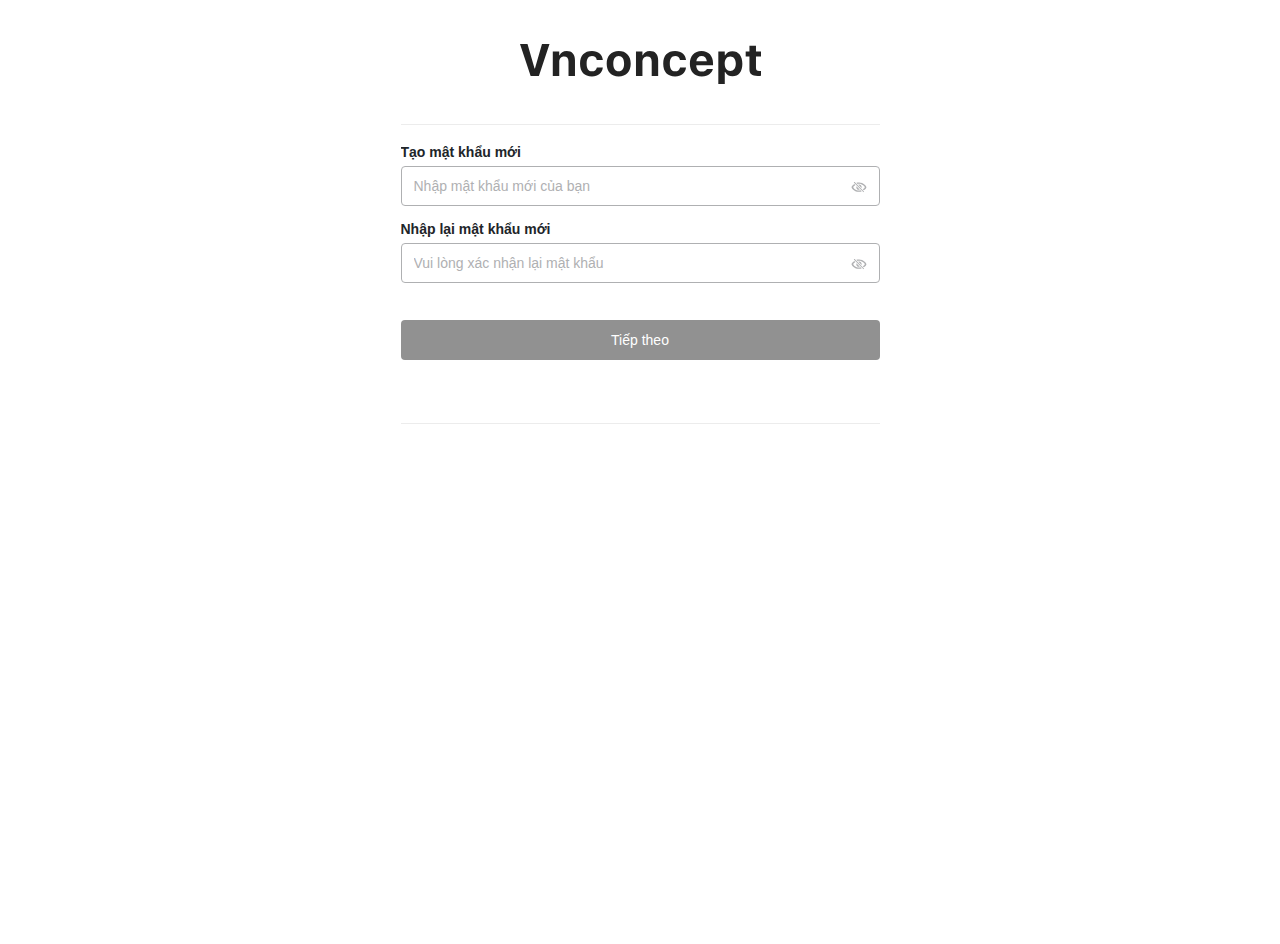
<file: NewPassword.page.html>
<!DOCTYPE html>
<html lang="en">

<head>
    <meta charset="UTF-8">
    <meta http-equiv="X-UA-Compatible" content="IE=edge">
    <meta name="viewport" content="width=device-width, initial-scale=1.0">
    <meta name="description" content="">
    <meta name="keywords" content="">
    <meta name="robots" , content="index, follow">
    <link rel="icon" , href="images/icons/favicon-16x16.svg" , type="image/x-icon" , sizes="16x16" />
    <title>
        vncpncept - Quên mật khẩu
    </title>
    <link rel="icon" , href="images/icons/favicon-16x16.png" , type="image/x-icon" , sizes="16x16" />
    <link rel="preconnect" href="https://fonts.googleapis.com" />
    <link rel="preconnect" href="https://fonts.gstatic.com" crossorigin />
    <link rel="preconnect" href="https://fonts.googleapis.com">
    <link rel="preconnect" href="https://fonts.gstatic.com" crossorigin>
    <link href="https://fonts.googleapis.com/css2?family=Roboto:wght@400;500;700&display=swap" rel="stylesheet">
    <link rel="stylesheet" href="css/tool.css" />
    <link rel="stylesheet" href="css/main.css" />

</head>

<body class="overflow-hidden"></body>

<body class="wrapper">
    <div class="container__wrapper">
        <div class="flex justify-center items-center mt-11">
            <div class="page__login max-w-[479px] w-full mx-auto grid overflow-auto mt-auto">
                <a href="index.html" class="flex justify-center items-center max-w-[241px] w-full m-auto">
                    <img src="images/icons/icon__logo-login.svg" alt="logo" class="w-full max-w-full object-contain flex">
                </a>

                <form action="LogIn.page.html" class=" pt-[17px] border-y border-[#ECECEC] h-[300px] mt-10">
                    <div class="mb-[13px]">
                        <label class="text-[#212529] font-semibold text-sm flex w-full mb-1">
                            Tạo mật khẩu mới
                        </label>
                        <div class="w-full flex h-10 px-3 rounded border border-[#AFB0B2] hover:border-[#629CFC]">
                            <input type="password" placeholder="Nhập mật khẩu mới của bạn" class="forgotDisabled input__password w-full rounded placeholder:text-[#AFB0B2] outline-none text-sm" />
                            <span class="w-6 h-10 flex items-center view__password justify-end cursor-pointer">
                                <svg width="16" height="12" viewbox="0 0 16 12" fill="none" xmlns="http://www.w3.org/2000/svg">
                                    <path d="M12.3291 11.0259C12.5063 11.2031 12.791 11.2085 12.9683 11.0259C13.1509 10.8379 13.1455 10.564 12.9683 10.3867L3.66553 1.09473C3.49365 0.91748 3.19824 0.91748 3.021 1.09473C2.84912 1.2666 2.84912 1.56201 3.021 1.73389L12.3291 11.0259ZM8 1.40625C7.06006 1.40625 6.20605 1.56201 5.4165 1.81982L6.54443 2.94775C7.00635 2.82959 7.48438 2.75977 8 2.75977C11.2495 2.75977 13.7417 5.52588 13.7417 6.13281C13.7417 6.5249 13.0005 7.4917 11.7974 8.28125L12.8394 9.32861C14.499 8.20068 15.4497 6.75586 15.4497 6.13281C15.4497 5.02637 12.5171 1.40625 8 1.40625ZM8 10.8594C8.97754 10.8594 9.87451 10.6982 10.6855 10.4243L9.56299 9.29639C9.06885 9.42529 8.55322 9.50586 8 9.50586C4.75049 9.50586 2.2583 6.86328 2.2583 6.13281C2.2583 5.79443 3.03711 4.7793 4.30469 3.96289L3.24658 2.90479C1.54395 4.03271 0.550293 5.49902 0.550293 6.13281C0.550293 7.23389 3.55273 10.8594 8 10.8594ZM10.5459 6.92236C10.6479 6.67529 10.6963 6.40674 10.6963 6.12744C10.6963 4.63428 9.49854 3.44189 8.00537 3.44189C7.7207 3.44189 7.45752 3.49023 7.21045 3.58154L10.5459 6.92236ZM8 8.82373C8.31689 8.82373 8.6123 8.75928 8.88623 8.64111L5.48096 5.24121C5.36816 5.50977 5.30371 5.81055 5.30371 6.13281C5.30371 7.59912 6.50146 8.82373 8 8.82373Z" fill="#AFB0B2" />
                                </svg>
                                <svg class="hidden" width="16" height="10" viewbox="0 0 16 10" fill="none" xmlns="http://www.w3.org/2000/svg">
                                    <path d="M7.99463 9.87549C12.5278 9.87549 15.4551 6.23389 15.4551 5.13281C15.4551 4.03174 12.5225 0.395508 7.99463 0.395508C3.53662 0.395508 0.539551 4.03174 0.539551 5.13281C0.539551 6.23389 3.53125 9.87549 7.99463 9.87549ZM7.99463 8.46826C4.77197 8.46826 2.32812 5.86328 2.32812 5.13281C2.32812 4.52588 4.77197 1.79736 7.99463 1.79736C11.2119 1.79736 13.6611 4.52588 13.6611 5.13281C13.6611 5.86328 11.2119 8.46826 7.99463 8.46826ZM8 7.78613C9.47705 7.78613 10.6587 6.57764 10.6587 5.13281C10.6587 3.65576 9.47705 2.47949 8 2.47949C6.51758 2.47949 5.33057 3.65039 5.33594 5.13281C5.34131 6.57764 6.51758 7.78613 8 7.78613ZM7.99463 5.93848C7.54883 5.93848 7.18896 5.56787 7.18896 5.13281C7.18896 4.69238 7.54883 4.32715 7.99463 4.32715C8.44043 4.32715 8.80029 4.69238 8.80029 5.13281C8.80029 5.56787 8.44043 5.93848 7.99463 5.93848Z" fill="#AFB0B2" />
                                </svg>
                            </span>
                        </div>
                    </div>
                    <div class="mb-[13px]">
                        <label class="text-[#212529] font-semibold text-sm flex w-full mb-1">
                            Nhập lại mật khẩu mới
                        </label>
                        <div class="w-full flex h-10 px-3 rounded border border-[#AFB0B2] hover:border-[#629CFC]">
                            <input type="password" placeholder="Vui lòng xác nhận lại mật khẩu" class="input__password w-full rounded placeholder:text-[#AFB0B2] outline-none text-sm" />
                            <span class="w-6 h-10 flex items-center view__password justify-end cursor-pointer">
                                <svg width="16" height="12" viewbox="0 0 16 12" fill="none" xmlns="http://www.w3.org/2000/svg">
                                    <path d="M12.3291 11.0259C12.5063 11.2031 12.791 11.2085 12.9683 11.0259C13.1509 10.8379 13.1455 10.564 12.9683 10.3867L3.66553 1.09473C3.49365 0.91748 3.19824 0.91748 3.021 1.09473C2.84912 1.2666 2.84912 1.56201 3.021 1.73389L12.3291 11.0259ZM8 1.40625C7.06006 1.40625 6.20605 1.56201 5.4165 1.81982L6.54443 2.94775C7.00635 2.82959 7.48438 2.75977 8 2.75977C11.2495 2.75977 13.7417 5.52588 13.7417 6.13281C13.7417 6.5249 13.0005 7.4917 11.7974 8.28125L12.8394 9.32861C14.499 8.20068 15.4497 6.75586 15.4497 6.13281C15.4497 5.02637 12.5171 1.40625 8 1.40625ZM8 10.8594C8.97754 10.8594 9.87451 10.6982 10.6855 10.4243L9.56299 9.29639C9.06885 9.42529 8.55322 9.50586 8 9.50586C4.75049 9.50586 2.2583 6.86328 2.2583 6.13281C2.2583 5.79443 3.03711 4.7793 4.30469 3.96289L3.24658 2.90479C1.54395 4.03271 0.550293 5.49902 0.550293 6.13281C0.550293 7.23389 3.55273 10.8594 8 10.8594ZM10.5459 6.92236C10.6479 6.67529 10.6963 6.40674 10.6963 6.12744C10.6963 4.63428 9.49854 3.44189 8.00537 3.44189C7.7207 3.44189 7.45752 3.49023 7.21045 3.58154L10.5459 6.92236ZM8 8.82373C8.31689 8.82373 8.6123 8.75928 8.88623 8.64111L5.48096 5.24121C5.36816 5.50977 5.30371 5.81055 5.30371 6.13281C5.30371 7.59912 6.50146 8.82373 8 8.82373Z" fill="#AFB0B2" />
                                </svg>
                                <svg class="hidden" width="16" height="10" viewbox="0 0 16 10" fill="none" xmlns="http://www.w3.org/2000/svg">
                                    <path d="M7.99463 9.87549C12.5278 9.87549 15.4551 6.23389 15.4551 5.13281C15.4551 4.03174 12.5225 0.395508 7.99463 0.395508C3.53662 0.395508 0.539551 4.03174 0.539551 5.13281C0.539551 6.23389 3.53125 9.87549 7.99463 9.87549ZM7.99463 8.46826C4.77197 8.46826 2.32812 5.86328 2.32812 5.13281C2.32812 4.52588 4.77197 1.79736 7.99463 1.79736C11.2119 1.79736 13.6611 4.52588 13.6611 5.13281C13.6611 5.86328 11.2119 8.46826 7.99463 8.46826ZM8 7.78613C9.47705 7.78613 10.6587 6.57764 10.6587 5.13281C10.6587 3.65576 9.47705 2.47949 8 2.47949C6.51758 2.47949 5.33057 3.65039 5.33594 5.13281C5.34131 6.57764 6.51758 7.78613 8 7.78613ZM7.99463 5.93848C7.54883 5.93848 7.18896 5.56787 7.18896 5.13281C7.18896 4.69238 7.54883 4.32715 7.99463 4.32715C8.44043 4.32715 8.80029 4.69238 8.80029 5.13281C8.80029 5.56787 8.44043 5.93848 7.99463 5.93848Z" fill="#AFB0B2" />
                                </svg>
                            </span>
                        </div>
                    </div>
                    <button type="submit" disabled="true" class="submit w-full mt-6 mb-3 bg-[#919191] rounded overflow-hidden text-white text-sm h-10 hover:opacity-90 transition-all">
                        Tiếp theo
                    </button>

                </form>
            </div>
        </div>
    </div>
    <script type="text/javascript" src="js/plugins/jquery.js"></script>
    <script type="text/javascript" src="js/plugins/slick.js"></script>
    <script type="text/javascript" src="js/plugins/tab.js"></script>
    <script type="text/javascript" src="js/main.js"></script>
</body>

</html>
</file>
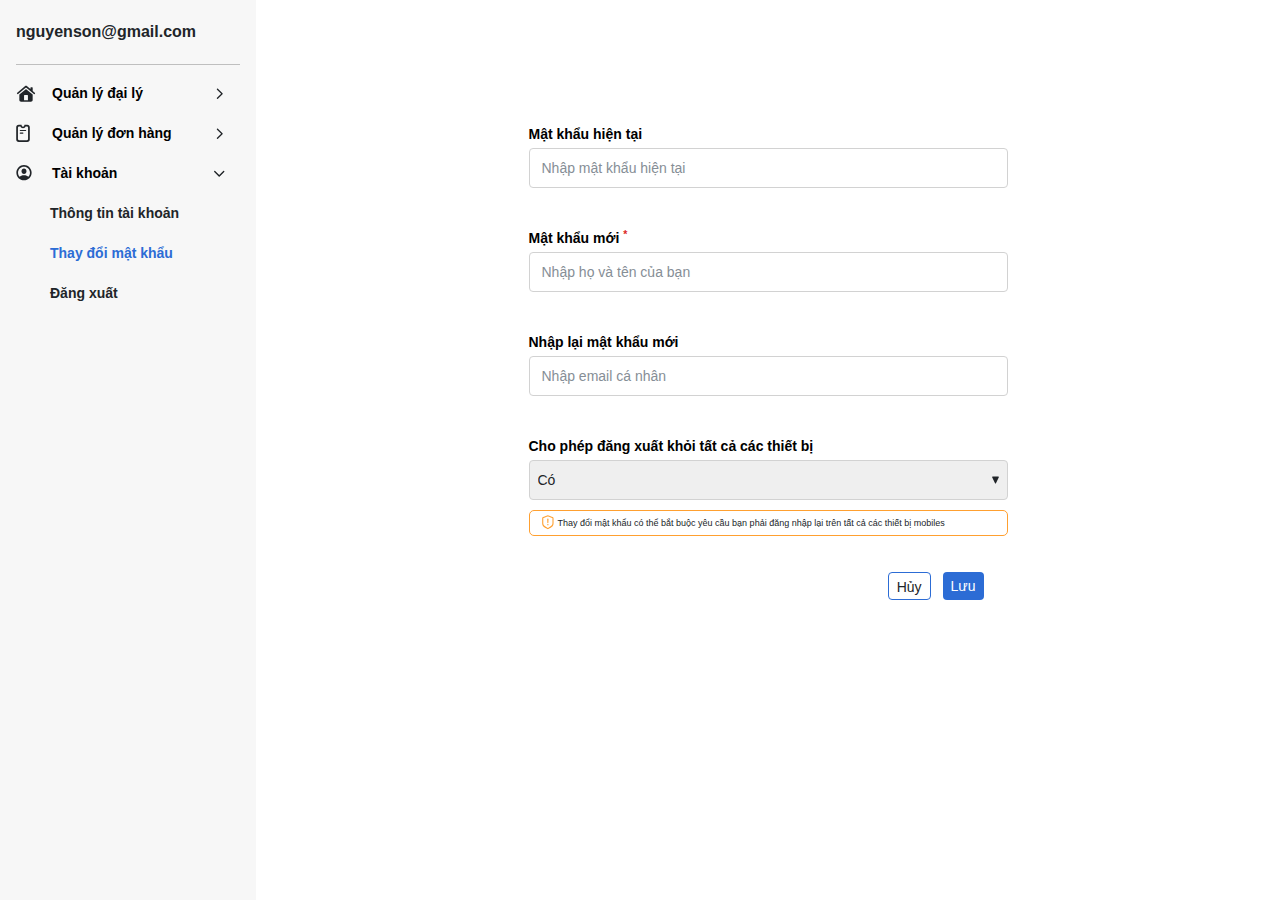
<file: resetPasswordAdmin.page.html>
<!DOCTYPE html>
<html lang="en">

<head>
    <meta charset="UTF-8">
    <meta http-equiv="X-UA-Compatible" content="IE=edge">
    <meta name="viewport" content="width=device-width, initial-scale=1.0">
    <meta name="description" content="">
    <meta name="keywords" content="">
    <meta name="robots" , content="index, follow">
    <link rel="icon" , href="images/icons/favicon-16x16.svg" , type="image/x-icon" , sizes="16x16" />
    <title>
        vncpncept - Thay đổi mật khẩu
    </title>
    <link rel="icon" , href="images/icons/favicon-16x16.png" , type="image/x-icon" , sizes="16x16" />
    <link rel="preconnect" href="https://fonts.googleapis.com" />
    <link rel="preconnect" href="https://fonts.gstatic.com" crossorigin />
    <link rel="preconnect" href="https://fonts.googleapis.com">
    <link rel="preconnect" href="https://fonts.gstatic.com" crossorigin>
    <link href="https://fonts.googleapis.com/css2?family=Roboto:wght@400;500;700&display=swap" rel="stylesheet">
    <link rel="stylesheet" href="css/tool.css" />
    <link rel="stylesheet" href="css/main.css" />
</head>

<body>
    <div class="wrapper">


        <main id="main">
            <div class="page__admin flex flex-wrap items-start">
                <div class="admin__sidebar bg-[#F7F7F7] max-w-[256px] w-full h-screen py-5 px-4">
                    <div class="amdin__sidebar--header border-b border-[ #EEEEEE] pb-5">
                        <h3 class="admin__sebar--title text-[#212529] text-base font-semibold">
                            nguyenson@gmail.com
                        </h3>
                    </div>
                    <div class="admin__sidebar--body pt-4">
                        <ul class="control grid gap-y-4">
                            <li class="control__list">
                                <div class="flex items-center">
                                    <a href="admin.page.html" class="control__list--link   flex items-center text=[#212529] hover:text-[#2C6CD5] transition-all text-sm font-semibold" title="">
                                        <span class="control__list--icon flex items-center w-6 h-6 mr-3">
                                            <svg width="20" height="17" viewbox="0 0 20 17" fill="none" xmlns="http://www.w3.org/2000/svg">
                                                <path d="M0.910645 8.36768C0.910645 8.80713 1.23291 9.15869 1.75293 9.15869C1.99463 9.15869 2.22168 9.03418 2.41943 8.86572L9.65576 2.80127C9.87549 2.60352 10.1318 2.60352 10.3589 2.80127L17.5806 8.86572C17.7783 9.03418 18.0054 9.15869 18.2544 9.15869C18.7305 9.15869 19.0894 8.8584 19.0894 8.38232C19.0894 8.11133 18.9795 7.88428 18.7671 7.7085L16.7017 5.97266V2.86719C16.7017 2.53027 16.4819 2.31787 16.1523 2.31787H15.0098C14.6802 2.31787 14.4531 2.53027 14.4531 2.86719V4.08301L11.1426 1.2998C10.4541 0.721191 9.56787 0.721191 8.87207 1.2998L1.24023 7.7085C1.02051 7.8916 0.910645 8.1333 0.910645 8.36768ZM3.34229 14.9888C3.34229 16.0654 4.03809 16.7246 5.15869 16.7246H14.8413C15.9619 16.7246 16.6577 16.0654 16.6577 14.9888V9.56885L10.4614 4.37598C10.1758 4.12695 9.82422 4.13428 9.53857 4.37598L3.34229 9.56885V14.9888ZM11.9409 15.2305H8.05176V10.6235C8.05176 10.2793 8.28613 10.0522 8.63037 10.0522H11.3696C11.7212 10.0522 11.9409 10.2793 11.9409 10.6235V15.2305Z" fill="#212529" />
                                            </svg>

                                        </span>
                                        <span>Quản lý đại lý</span>
                                    </a>
                                    <button class="control__show  w-6 h-6 ml-auto">
                                        <svg class="transition-all" width="7" height="11" viewbox="0 0 7 11" fill="none" xmlns="http://www.w3.org/2000/svg">
                                            <path d="M6.75 5.76953C6.75 5.57031 6.67383 5.40039 6.52148 5.24805L1.95117 0.777344C1.82227 0.648438 1.66406 0.583984 1.47656 0.583984C1.0957 0.583984 0.791016 0.876953 0.791016 1.25781C0.791016 1.44531 0.867188 1.61523 0.996094 1.75L5.12109 5.76953L0.996094 9.78906C0.873047 9.91797 0.791016 10.0879 0.791016 10.2754C0.791016 10.6621 1.0957 10.9551 1.47656 10.9551C1.66406 10.9551 1.82227 10.8906 1.95117 10.7617L6.52148 6.29102C6.67969 6.13867 6.75 5.96875 6.75 5.76953Z" fill="#212529" />
                                        </svg>
                                    </button>
                                </div>
                                <div class="control__children">
                                    <ul class="grid gap-y-4 pl-[34px] pt-4">
                                        <li>
                                            <a class="text-[#212529] hover:text-[#2C6CD5] transition-all font-semibold text-sm" href="#">
                                                item 1
                                            </a>
                                        </li>
                                        <li>
                                            <a class="text-[#212529] hover:text-[#2C6CD5] transition-all font-semibold text-sm" href="#">
                                                item 2
                                            </a>
                                        </li>
                                        <li>
                                            <a class="text-[#212529] hover:text-[#2C6CD5] transition-all font-semibold text-sm" href="#">
                                                item 3
                                            </a>
                                        </li>
                                    </ul>
                                </div>
                            </li>
                            <li class="control__list ">
                                <div class="flex items-center">
                                    <a href="admin.page.html" class="control__list--link   flex items-center text=[#212529] hover:text-[#2C6CD5] transition-all text-sm font-semibold" title="">
                                        <span class="control__list--icon flex items-center w-6 h-6 mr-3">
                                            <svg width="14" height="18" viewbox="0 0 14 18" fill="none" xmlns="http://www.w3.org/2000/svg">
                                                <path d="M2.82812 17.8828H11.1719C12.8828 17.8828 13.7969 16.9609 13.7969 15.2344V3.49219C13.7969 1.75781 12.8828 0.851562 11.1719 0.851562H8.82031C8.51562 0.851562 8.33594 1.02344 8.33594 1.3125C8.33594 2.05469 7.82031 2.64844 7 2.64844C6.17969 2.64844 5.65625 2.05469 5.65625 1.3125C5.65625 1.02344 5.47656 0.851562 5.17188 0.851562H2.82812C1.10938 0.851562 0.203125 1.75781 0.203125 3.49219V15.2344C0.203125 16.9609 1.11719 17.8828 2.82812 17.8828ZM3.00781 16.1406C2.28906 16.1406 1.94531 15.7656 1.94531 15.0859V3.64062C1.94531 2.95312 2.28906 2.58594 3.00781 2.58594H4.45312C4.8125 3.64062 5.75781 4.28125 7 4.28125C8.24219 4.28125 9.1875 3.64062 9.54688 2.58594H10.9922C11.7109 2.58594 12.0547 2.95312 12.0547 3.64062V15.0859C12.0547 15.7656 11.7109 16.1406 10.9922 16.1406H3.00781ZM4.21875 6.96875H9.78125C10.0703 6.96875 10.2891 6.74219 10.2891 6.45312C10.2891 6.17188 10.0703 5.95312 9.78125 5.95312H4.21875C3.92188 5.95312 3.70312 6.17188 3.70312 6.45312C3.70312 6.74219 3.92188 6.96875 4.21875 6.96875ZM4.21875 9.625H6.95312C7.24219 9.625 7.46094 9.41406 7.46094 9.13281C7.46094 8.84375 7.24219 8.61719 6.95312 8.61719H4.21875C3.92188 8.61719 3.70312 8.84375 3.70312 9.13281C3.70312 9.41406 3.92188 9.625 4.21875 9.625Z" fill="#212529" />
                                            </svg>
                                        </span>
                                        <span>Quản lý đơn hàng</span>
                                    </a>
                                    <button class="control__show  w-6 h-6 ml-auto">
                                        <svg class="transition-all" width="7" height="11" viewbox="0 0 7 11" fill="none" xmlns="http://www.w3.org/2000/svg">
                                            <path d="M6.75 5.76953C6.75 5.57031 6.67383 5.40039 6.52148 5.24805L1.95117 0.777344C1.82227 0.648438 1.66406 0.583984 1.47656 0.583984C1.0957 0.583984 0.791016 0.876953 0.791016 1.25781C0.791016 1.44531 0.867188 1.61523 0.996094 1.75L5.12109 5.76953L0.996094 9.78906C0.873047 9.91797 0.791016 10.0879 0.791016 10.2754C0.791016 10.6621 1.0957 10.9551 1.47656 10.9551C1.66406 10.9551 1.82227 10.8906 1.95117 10.7617L6.52148 6.29102C6.67969 6.13867 6.75 5.96875 6.75 5.76953Z" fill="#212529" />
                                        </svg>
                                    </button>
                                </div>
                                <div class="control__children">
                                    <ul class="grid gap-y-4 pl-[34px] pt-4">
                                        <li>
                                            <a class="text-[#212529] hover:text-[#2C6CD5] transition-all font-semibold text-sm" href="#">
                                                item 1
                                            </a>
                                        </li>
                                        <li>
                                            <a class="text-[#212529] hover:text-[#2C6CD5] transition-all font-semibold text-sm" href="#">
                                                item 2
                                            </a>
                                        </li>
                                        <li>
                                            <a class="text-[#212529] hover:text-[#2C6CD5] transition-all font-semibold text-sm" href="#">
                                                item 3
                                            </a>
                                        </li>
                                    </ul>
                                </div>
                            </li>
                            <li class="control__list">
                                <div class="flex items-center">
                                    <a href="#" class="control__list--link  flex items-center text=[#212529] hover:text-[#2C6CD5] transition-all text-sm font-semibold" title="">
                                        <span class="control__list--icon flex items-center w-6 h-6 mr-3">
                                            <svg width="16" height="16" viewbox="0 0 16 16" fill="none" xmlns="http://www.w3.org/2000/svg">
                                                <path d="M8 15.3511C12.1895 15.3511 15.6392 11.9014 15.6392 7.71191C15.6392 3.52979 12.1821 0.0727539 7.99268 0.0727539C3.81055 0.0727539 0.36084 3.52979 0.36084 7.71191C0.36084 11.9014 3.81055 15.3511 8 15.3511ZM8 10.2681C6.00781 10.2681 4.4624 10.9712 3.66406 11.8135C2.66064 10.7441 2.04541 9.30127 2.04541 7.71191C2.04541 4.40869 4.68945 1.75 7.99268 1.75C11.3032 1.75 13.9546 4.40869 13.9619 7.71191C13.9619 9.30859 13.3467 10.7441 12.3359 11.8135C11.5449 10.9712 9.99951 10.2681 8 10.2681ZM8 9.08887C9.4209 9.10352 10.5269 7.88037 10.5269 6.31299C10.5269 4.84082 9.41357 3.5957 8 3.5957C6.58643 3.5957 5.4585 4.84082 5.47314 6.31299C5.47314 7.88037 6.5791 9.08154 8 9.08887Z" fill="#212529" />
                                            </svg>
                                        </span>
                                        <span>Tài khoản</span>
                                    </a>
                                    <button class="control__show w-6 h-6 ml-auto active">
                                        <svg class="transition-all" width="7" height="11" viewbox="0 0 7 11" fill="none" xmlns="http://www.w3.org/2000/svg">
                                            <path d="M6.75 5.76953C6.75 5.57031 6.67383 5.40039 6.52148 5.24805L1.95117 0.777344C1.82227 0.648438 1.66406 0.583984 1.47656 0.583984C1.0957 0.583984 0.791016 0.876953 0.791016 1.25781C0.791016 1.44531 0.867188 1.61523 0.996094 1.75L5.12109 5.76953L0.996094 9.78906C0.873047 9.91797 0.791016 10.0879 0.791016 10.2754C0.791016 10.6621 1.0957 10.9551 1.47656 10.9551C1.66406 10.9551 1.82227 10.8906 1.95117 10.7617L6.52148 6.29102C6.67969 6.13867 6.75 5.96875 6.75 5.76953Z" fill="#212529" />
                                        </svg>
                                    </button>
                                </div>
                                <div class="control__children" style="display:block">
                                    <ul class="grid gap-y-4 pl-[34px] pt-4">
                                        <li class="">
                                            <a href="AccountInformation.page.html" class="text-[#212529] hover:text-[#2C6CD5] transition-all font-semibold text-sm">
                                                Thông tin tài khoản
                                            </a>
                                        </li>
                                        <li class="active">
                                            <a href="resetPasswordAdmin.page.html" class="text-[#212529] hover:text-[#2C6CD5] transition-all font-semibold text-sm">
                                                Thay đổi mật khẩu
                                            </a>
                                        </li>
                                        <li>
                                            <a class="text-[#212529] hover:text-[#2C6CD5] transition-all font-semibold text-sm" href="LogIn.page.html">
                                                Đăng xuất
                                            </a>
                                        </li>
                                    </ul>
                                </div>
                            </li>
                        </ul>
                    </div>
                </div>
                <div class="admin__main max-w-[calc(100%_-_256px)] w-full bg-white  flex flex-col h-screen">


                    <div class="admin__main-body px-5 lg:py-[100px]">
                        <form action="" class="contact__body--form max-w-[479px] w-full mx-auto tex-[#212529] text-sm bg-white rounded-lg">

                            <div class="py-6">
                                <div class="mb-10">
                                    <label for="" class="font-semibold mb-1 block">
                                        Mật khẩu hiện tại

                                    </label>
                                    <input type="password" placeholder="Nhập mật khẩu hiện tại" class="w-full border border-[#D2D2D2] h-10 rounded  text-[#212529] placeholder:text-sm text-sm outline-none px-3 placeholder:text-[#868E96]" />
                                </div>
                                <div class="mb-10">

                                    <label for="" class="font-semibold mb-1 block">
                                        Mật khẩu mới
                                        <sup class="text-red-600 ">*</sup>
                                    </label>
                                    <input type="password" placeholder="Nhập họ và tên của bạn" class="w-full border border-[#D2D2D2] h-10 rounded  text-[#212529] placeholder:text-sm text-sm outline-none px-3 placeholder:text-[#868E96]" />
                                </div>


                                <div class="mb-10">
                                    <label for="" class="font-semibold mb-1 block">
                                        Nhập lại mật khẩu mới
                                    </label>
                                    <input type="password" placeholder="Nhập email cá nhân" class="w-full border border-[#D2D2D2] h-10 rounded  text-[#212529] placeholder:text-sm text-sm outline-none px-3 placeholder:text-[#868E96]" />
                                </div>
                                <div class="mb-[10px]">
                                    <label for="" class="font-semibold mb-1 block">
                                        Cho phép đăng xuất khỏi tất cả các thiết bị
                                    </label>
                                    <select class="w-full border border-[#D2D2D2] h-10 rounded  text-[#212529] text-sm outline-none placeholder:text-[#868E96] select">
                                        <option value="">
                                            Có
                                        </option>
                                        <option value="">
                                            Không
                                        </option>
                                    </select>
                                </div>
                                <div class="text-[#212529] rounded-[5px] text-[9px] flex items-center border py-[2px] px-3 border-[#FFA030]">
                                    <span class="w-4 h-4 flex-shrink-0">
                                        <svg width="12" height="15" viewbox="0 0 12 15" fill="none" xmlns="http://www.w3.org/2000/svg">
                                            <path d="M5.86328 14.1533C5.97266 14.1533 6.15039 14.1123 6.32129 14.0166C10.2109 11.8359 11.5439 10.9131 11.5439 8.41797V3.18848C11.5439 2.4707 11.2363 2.24512 10.6553 1.99902C9.84863 1.66406 7.24414 0.727539 6.4375 0.447266C6.25293 0.385742 6.05469 0.344727 5.86328 0.344727C5.67188 0.344727 5.47363 0.399414 5.2959 0.447266C4.48926 0.679688 1.87793 1.6709 1.07129 1.99902C0.49707 2.23828 0.182617 2.4707 0.182617 3.18848V8.41797C0.182617 10.9131 1.52246 11.8291 5.40527 14.0166C5.58301 14.1123 5.75391 14.1533 5.86328 14.1533ZM5.86328 12.916C5.75391 12.916 5.64453 12.875 5.43945 12.752C2.28125 10.8379 1.26953 10.2773 1.26953 8.16504V3.40039C1.26953 3.16797 1.31055 3.0791 1.50195 3.00391C2.54102 2.59375 4.55762 1.91699 5.58984 1.50684C5.69922 1.45898 5.78809 1.44531 5.86328 1.44531C5.93848 1.44531 6.02734 1.46582 6.13672 1.50684C7.16895 1.91699 9.17188 2.6416 10.2314 3.00391C10.416 3.07227 10.457 3.16797 10.457 3.40039V8.16504C10.457 10.2773 9.44531 10.8311 6.28711 12.752C6.08887 12.875 5.97266 12.916 5.86328 12.916ZM5.86328 8.15137C6.18457 8.15137 6.37598 7.9668 6.38281 7.61133L6.48535 4.00195C6.49219 3.65332 6.21875 3.39355 5.85645 3.39355C5.4873 3.39355 5.22754 3.64648 5.23438 3.99512L5.32324 7.61133C5.33008 7.95996 5.52148 8.15137 5.86328 8.15137ZM5.86328 10.373C6.25293 10.373 6.59473 10.0586 6.59473 9.66211C6.59473 9.26562 6.25977 8.95117 5.86328 8.95117C5.45996 8.95117 5.125 9.27246 5.125 9.66211C5.125 10.0518 5.4668 10.373 5.86328 10.373Z" fill="#FFA030" />
                                        </svg>

                                    </span>
                                    Thay đổi mật khẩu có thể bắt buộc yêu cầu bạn phải đăng nhập lại trên tất cả các thiết bị mobiles
                                </div>
                            </div>
                            <div class="flex items-center py-3 px-6 ">
                                <button title="close" modal-show="close" class="h-7 ml-auto close__modal rounded px-2 py-1 text-[#212529] text-sm border border-[#2C6CD5] mr-3 cursor-pointer">
                                    Hủy
                                </button>

                                <button class="h-7 text-white text-sm bg-[#2C6CD5] rounded px-2 py-1 cursor-pointer">
                                    Lưu
                                </button>
                            </div>
                        </form>
                    </div>
                </div>
            </div>
        </main>

    </div>

    <script type="text/javascript" src="js/plugins/jquery.js"></script>
    <script type="text/javascript" src="js/plugins/slick.js"></script>
    <script type="text/javascript" src="js/plugins/tab.js"></script>
    <script type="text/javascript" src="js/main.js"></script>
    <script src="./js/plugins/jquery-custome-select.js"></script>
    <script>
        $(document).ready(function() {
            function menuAdmin() {
                $(".control__show").on("click", function() {
                    $(".control__children").not($(this).children(".control__children")).slideUp();
                    $(".control__show").not($(this)).removeClass("active");
                    $(this).parents(".control__list").children(".control__children").slideToggle();
                    $(this).toggleClass("active");
                });
            }
            menuAdmin();

            function selectAdmin() {
                $(".select-admin").customSelect();
            }
            selectAdmin();

            function fillSearchAdmin() {
                $(".option__search").on("click", function() {
                    $(".search__box").slideToggle();
                });
            }
            fillSearchAdmin();
            $('.menuAdmin').on("click", function() {
                $('.page__admin').toggleClass('active');
            })
        })
    </script>
    <script src="./js/plugins/dropdownTree.js"></script>
</body>

</html>
</file>
<file: css/main.css>
:root{--gray-300:#f2f2f7}body{overflow-x:hidden}.header{-webkit-box-shadow:0 .5px 0 rgba(0,0,0,.2);box-shadow:0 .5px 0 rgba(0,0,0,.2)}.header .menu__addon li{position:static}.header .menu__addon li.active .menu__link,.header .menu__addon li:hover .menu__link{position:relative}.header .menu__addon li.active .menu__link:before,.header .menu__addon li:hover .menu__link:before{content:"";position:absolute;bottom:.5px;width:-webkit-calc(100% - 23px);width:-moz-calc(100% - 23px);width:calc(100% - 23px);height:1.5px;background-color:#fff;border-radius:9999px;left:50%;-webkit-transform:translateX(-50%);-moz-transform:translateX(-50%);-ms-transform:translateX(-50%);transform:translateX(-50%)}.header .menu__addon li:hover .menu__omega{-webkit-transition:all .2s;-o-transition:all .2s;-moz-transition:all .2s;transition:all .2s;-webkit-transform:translateY(0);-moz-transform:translateY(0);-ms-transform:translateY(0);transform:translateY(0);opacity:1;visibility:visible}.header .menu__addon li .menu__omega{-webkit-transition:all .2s;-o-transition:all .2s;-moz-transition:all .2s;transition:all .2s;visibility:hidden}.header .menu__addon li .menu__omega .omega .omega__list{position:relative}.header .menu__addon li .menu__omega .omega .omega__list:after{content:"";-webkit-transition:all .3s;-o-transition:all .3s;-moz-transition:all .3s;transition:all .3s;position:absolute;top:0;bottom:0;left:0;right:0;height:100%;width:100;background:hsla(0,0%,92%,.5);opacity:0;z-index:-1}.header .menu__addon li .menu__omega .omega .omega__list:hover{font-weight:600}.header .menu__addon li .menu__omega .omega .omega__list:hover:after{-webkit-transition:all .3s;-o-transition:all .3s;-moz-transition:all .3s;transition:all .3s;opacity:1}@media (max-width:1199.98px){.header .menu__addon{margin-left:10px}.header .menu__addon .menu__link{padding:10px;font-size:13px}.header .menu__addon .menu__omega .tab-content .tab-item .table-item__grid{margin-left:30px;-webkit-column-gap:30px;-moz-column-gap:30px;column-gap:30px}.header .add__search{max-width:250px}.header .add__search .add__search--input{font-size:13px}}@media (max-width:901.98px){.header{padding:10px 0}.header .menu__container{position:fixed;top:0;left:0;right:0;bottom:0;background-color:rgba(0,0,0,.507);z-index:999999;visibility:hidden;opacity:0;-webkit-transition:all .2s;-o-transition:all .2s;-moz-transition:all .2s;transition:all .2s}.header .menu__container.active{visibility:visible;opacity:1;-webkit-transition:all .2s;-o-transition:all .2s;-moz-transition:all .2s;transition:all .2s}.header .menu__container.active .menu__addon{-webkit-transform:translateX(0);-moz-transform:translateX(0);-ms-transform:translateX(0);transform:translateX(0);-webkit-transition:all .2s;-o-transition:all .2s;-moz-transition:all .2s;transition:all .2s}.header .menu__container .menu__addon{max-width:230px;background:#fff;-webkit-box-orient:vertical;-webkit-box-direction:normal;-webkit-flex-direction:column;-moz-box-orient:vertical;-moz-box-direction:normal;-ms-flex-direction:column;flex-direction:column;margin-left:0;-webkit-box-align:start;-webkit-align-items:flex-start;-moz-box-align:start;-ms-flex-align:start;align-items:flex-start;-webkit-box-pack:start;-webkit-justify-content:flex-start;-moz-box-pack:start;-ms-flex-pack:start;justify-content:flex-start;-webkit-transition:all .2s;-o-transition:all .2s;-moz-transition:all .2s;transition:all .2s;-webkit-transform:translateX(-100%);-moz-transform:translateX(-100%);-ms-transform:translateX(-100%);transform:translateX(-100%);overflow-y:auto;height:100%}.header .menu__container .menu__addon li{position:relative;width:100%}.header .menu__container .menu__addon li .menu__link{color:#000}.header .menu__container .menu__addon li .menu__mobile,.header .menu__container .menu__addon li .menu__omega{display:none}.header .menu__container .menu__addon li .menu__mobile li a:hover{background:#ebebeb}.header .menu__container .menu__addon li .menu__mobile li ul{display:none}.header .menu__container .menu__addon li .menu__mobile li ul li{padding-left:60px}.header .toggle__menu{display:-webkit-box;display:-webkit-flex;display:-moz-box;display:-ms-flexbox;display:flex}}@media (max-width:767.98px){.header .add__search{max-width:160px}}@media (max-width:575.98px){.header .add__search{display:none}.header .header__actions{margin-left:auto}}@media (max-width:479.98px){.header .logo{-webkit-box-flex:1;-webkit-flex:1;-moz-box-flex:1;-ms-flex:1;flex:1;max-width:100%;margin-left:auto;margin-right:10px}.header .header__actions{margin-left:0}.header .header__container{-webkit-flex-wrap:wrap;-ms-flex-wrap:wrap;flex-wrap:wrap;-webkit-box-pack:center;-webkit-justify-content:center;-moz-box-pack:center;-ms-flex-pack:center;justify-content:center}.header .header__actions{gap:10px}}@media (min-width:902px){.menu__mobile{display:none}.btn__toggle{display:none!important}}#footer{padding-bottom:20px}#footer .menu__footer{-ms-grid-columns:(minmax(0,1fr))[1];grid-template-columns:repeat(1,minmax(0,1fr))}@media (max-width:667.98px){#footer .footer__body{-webkit-box-align:start;-webkit-align-items:flex-start;-moz-box-align:start;-ms-flex-align:start;align-items:flex-start}}@media (max-width:479.98px){#footer .footer__body,#footer .footer__body .footer__body--prhk{-ms-grid-columns:(minmax(0,1fr))[1];grid-template-columns:repeat(1,minmax(0,1fr))}#footer .footer__body .footer__body--prhk .menu__footer{-ms-grid-columns:(minmax(0,1fr))[2];grid-template-columns:repeat(2,minmax(0,1fr))}}.page__detail .detail__content .group .group__header.active span{-webkit-transform:rotate(180deg);-moz-transform:rotate(180deg);-ms-transform:rotate(180deg);transform:rotate(180deg)}.page__detail .detail__content .group:not(:first-child){border-top:1px solid #eee}.page__detail .detail__content .group .group__body table tr td,.page__detail .detail__content .group .group__body table tr th{line-height:22.4px;min-height:62px;height:62px}.page__detail .detail__content .group .group__body table tr td:not(:last-child),.page__detail .detail__content .group .group__body table tr th:not(:last-child){border-right:.5px solid #bfbfbf}.page__detail .detail__content .group .group__body table tbody tr{border-top:.5px solid #bfbfbf}.page__detail .bs-tab .control-list .control-list__item.active{background-color:transparent;border-bottom:1px solid #232323}.page__detail .bs-tab .control-list .control-list__item:hover{background-color:transparent}.page__admin .admin__sidebar .admin__sidebar--body .control .control__list.active .control__list--link,.page__admin .admin__sidebar .admin__sidebar--body .control .control__list:hover .control__list--link{color:#2c6cd5}.page__admin .admin__sidebar .admin__sidebar--body .control .control__list.active .control__list--link svg path,.page__admin .admin__sidebar .admin__sidebar--body .control .control__list:hover .control__list--link svg path{fill:#2c6cd5}.page__admin .admin__sidebar .admin__sidebar--body .control .control__list .control__show.active svg{-webkit-transform:rotate(90deg);-moz-transform:rotate(90deg);-ms-transform:rotate(90deg);transform:rotate(90deg)}.page__admin .admin__sidebar .admin__sidebar--body .control .control__list .control__children{display:none}.page__admin .admin__sidebar .admin__sidebar--body .control .control__list .control__children li.active a{color:#2c6cd5}.page__admin .time__select .custom-select .custom-select__option.custom-select__option--value{padding:0 .75rem;border:0;border:1px solid #d2d2d2;border-radius:0;height:32px;font-size:14px;border-radius:4px}.page__admin .custom-select .custom-select__option.custom-select__option--value{padding:0 .75rem;border:0;border-bottom:1px solid #d2d2d2;border-radius:0;height:28px}.page__admin .custom-select .custom-select__option.custom-select__option--value:after{display:none}.page__admin .custom-select .custom-select__option.custom-select__option--value:before{content:"";background:url(../images/icons/ArrowDown.svg);background-repeat:no-repeat;background-position:50%;width:24px;height:24px;right:0;position:absolute}.page__admin .custom-select .custom-select__dropdown{-webkit-box-shadow:0 8px 15px rgba(0,0,0,.15);box-shadow:0 8px 15px rgba(0,0,0,.15);border-radius:4px}.page__admin .custom-select .custom-select__dropdown .custom-select__option{text-align:center;color:#212529;font-size:14px}.page__admin .custom-select .custom-select__dropdown .custom-select__option:nth-child(2n){background-color:#f7f7f7;padding:4px 32px}.page__admin .select__pagination .custom-select .custom-select__option.custom-select__option--value{width:60px;border-bottom:0;border-radius:0;font-size:14px;height:24px}.page__admin .pagination{margin:0}.page__admin .pagination li.active a{background-color:#2c6cd5}.page__admin .menuAdmin{width:24px;height:24px;border-radius:4px;background-color:#006ea1;color:#fff;font-size:20px}@media (max-width:991.98px){.page__admin.active .admin__sidebar{-webkit-transform:translateX(0);-moz-transform:translateX(0);-ms-transform:translateX(0);transform:translateX(0);-webkit-transition:all .2s;-o-transition:all .2s;-moz-transition:all .2s;transition:all .2s}.page__admin .admin__sidebar{-webkit-transition:all .2s;-o-transition:all .2s;-moz-transition:all .2s;transition:all .2s;position:fixed;top:0;bottom:0;height:100%;-webkit-transform:translateX(-100%);-moz-transform:translateX(-100%);-ms-transform:translateX(-100%);transform:translateX(-100%);z-index:9999}.page__admin .admin__main{max-width:100%}}@media (max-width:767.98px){.page__admin .admin__main header{-webkit-box-orient:vertical;-webkit-box-direction:normal;-webkit-flex-direction:column;-moz-box-orient:vertical;-moz-box-direction:normal;-ms-flex-direction:column;flex-direction:column}.page__admin .admin__main header .header__admin-control{margin:0;margin-top:20px}.page__admin .admin__main header .search__box>div{left:50%;-webkit-transform:translateX(-50%);-moz-transform:translateX(-50%);-ms-transform:translateX(-50%);transform:translateX(-50%)}}@media (max-width:576.98px){.page__admin .total__view,.page__admin .total__view~.select__pagination{display:none}.page__admin .search__header{max-width:300px}.page__admin .header__admin-control{text-align:center;-webkit-flex-wrap:wrap;-ms-flex-wrap:wrap;flex-wrap:wrap;-webkit-box-pack:center;-webkit-justify-content:center;-moz-box-pack:center;-ms-flex-pack:center;justify-content:center}.page__admin .header__admin-control p{width:100%}.page__admin .search__box .amdin__ntk{-webkit-box-pack:start;-webkit-justify-content:flex-start;-moz-box-pack:start;-ms-flex-pack:start;justify-content:flex-start;-webkit-box-align:start;-webkit-align-items:flex-start;-moz-box-align:start;-ms-flex-align:start;align-items:flex-start;-webkit-box-orient:vertical;-webkit-box-direction:normal;-webkit-flex-direction:column;-moz-box-orient:vertical;-moz-box-direction:normal;-ms-flex-direction:column;flex-direction:column;row-gap:20px}}@media (min-width:992px){.menuAdmin{display:none}}.bs-tab .tab-content .tab-item.active{display:block}.bs-tab .control-list .control-list__item.active,.bs-tab .control-list .control-list__item:hover{background:hsla(0,0%,92%,.5);font-weight:600}.pagination{list-style:none;margin-left:0;padding:0}.pagination,.pagination li a{-webkit-box-align:center;-webkit-align-items:center;-moz-box-align:center;-ms-flex-align:center;align-items:center;-webkit-box-pack:center;-webkit-justify-content:center;-moz-box-pack:center;-ms-flex-pack:center;justify-content:center}.pagination li a{display:-webkit-box;display:-webkit-flex;display:-moz-box;display:-ms-flexbox;display:flex;width:24px;height:24px;overflow:hidden;border-radius:4px}.pagination li.active a{background-color:#232323;color:#fff}.pagination__prev a img{-webkit-transform:rotateY(180deg);-moz-transform:rotateY(180deg);transform:rotateY(180deg)}.pagination__no a{opacity:.6;cursor:no-drop}.bs-modal{position:fixed;width:100%;height:100%;overflow:hidden;top:0;left:0;z-index:-1;opacity:0;margin:15px;margin-left:auto;margin-right:auto}.bs-modal.show-modal{padding:15px;z-index:9999;opacity:1}.bs-modal .modal-frame{overflow-y:auto;position:absolute;top:0;left:0;width:100%;height:100%}.bs-modal .content-modal.show-modal{-webkit-transform:scale(1);-moz-transform:scale(1);-ms-transform:scale(1);transform:scale(1)}.bs-modal.modal-center .content-modal.show-modal{-webkit-transform:translate(-50%,-50%);-moz-transform:translate(-50%,-50%);-ms-transform:translate(-50%,-50%);transform:translate(-50%,-50%)}.content-modal{margin:50px auto;position:relative;overflow:hidden;-webkit-transform:scale(0);-moz-transform:scale(0);-ms-transform:scale(0);transform:scale(0);-webkit-transition:all .5s cubic-bezier(.45,0,.1,1.13);-o-transition:all .5s cubic-bezier(.45,0,.1,1.13);-moz-transition:all .5s cubic-bezier(.45,0,.1,1.13);transition:all .5s cubic-bezier(.45,0,.1,1.13)}body{position:relative}body,body:after{min-height:100vh}body:after{content:"";display:none;width:100%;height:100%;position:absolute;top:0;left:0;z-index:999;background:rgba(0,0,0,.3)}body.active-modal{overflow:hidden}body.active-modal:after{display:block}.select{-webkit-appearance:none;background-image:url(../../images/icons/slect__arrow.svg);background-repeat:no-repeat;background-size:7px;background-position:-webkit-calc(100% - 8px) 50%;background-position:-moz-calc(100% - 8px) 50%;background-position:calc(100% - 8px) 50%;padding-left:8px}.slick-slider.slick-slider{margin-bottom:0}.text-shadow{text-shadow:0 2px 3px rgba(0,0,0,.3)}.banner__home img{-webkit-transition:all 1.5s;-o-transition:all 1.5s;-moz-transition:all 1.5s;transition:all 1.5s}.banner__home:hover img{-webkit-transition:all 1.5s;-o-transition:all 1.5s;-moz-transition:all 1.5s;transition:all 1.5s;-webkit-transform:scale(1.3);-moz-transform:scale(1.3);-ms-transform:scale(1.3);transform:scale(1.3)}.product__portfolio .product__portfolio--item:hover .product__portfolio--image:after{-webkit-transition:all .3s;-o-transition:all .3s;-moz-transition:all .3s;transition:all .3s;-webkit-transform:translate(-50%,-50%) scale(1.5);-moz-transform:translate(-50%,-50%) scale(1.5);-ms-transform:translate(-50%,-50%) scale(1.5);transform:translate(-50%,-50%) scale(1.5)}.product__portfolio .product__portfolio--item .product__portfolio--image:after{content:"";-webkit-transition:all .3s;-o-transition:all .3s;-moz-transition:all .3s;transition:all .3s;position:absolute;left:50%;top:50%;-webkit-transform:translate(-50%,-50%);-moz-transform:translate(-50%,-50%);-ms-transform:translate(-50%,-50%);transform:translate(-50%,-50%);border-radius:100%;width:80px;height:80px;background-color:var(--gray-300);z-index:-1}.slide__album{max-width:-webkit-calc(100% - 389px);max-width:-moz-calc(100% - 389px);max-width:calc(100% - 389px);width:100%}.slide__album .album{-webkit-transform:translateX(50%);-moz-transform:translateX(50%);-ms-transform:translateX(50%);transform:translateX(50%);margin-left:-105%}.slide__album .album .album__item .album__box .album__footer{-webkit-backdrop-filter:blur(32px);backdrop-filter:blur(32px)}.slide__album .album .album__item .album__box .album__image{overflow:hidden}.slide__album .album .album__item .album__box .album__image img{-webkit-transition:all 1s;-o-transition:all 1s;-moz-transition:all 1s;transition:all 1s}.slide__album .album .album__item .album__box:hover .album__image img{-webkit-transition:all 1s;-o-transition:all 1s;-moz-transition:all 1s;transition:all 1s;-webkit-transform:scale(1.2);-moz-transform:scale(1.2);-ms-transform:scale(1.2);transform:scale(1.2)}.slide__album .album .slick-arrow{top:unset;-webkit-transform:unset;-moz-transform:unset;-ms-transform:unset;transform:unset;width:48px;height:48px;border-radius:100%;z-index:5;left:0;bottom:6px;border:1.5px solid #bfbfbf;overflow:hidden;-webkit-transition:all .2s;-o-transition:all .2s;-moz-transition:all .2s;transition:all .2s}.slide__album .album .slick-arrow:hover{-webkit-transition:all .2s;-o-transition:all .2s;-moz-transition:all .2s;transition:all .2s;border-color:#000}.slide__album .album .slick-arrow:before{display:none}.slide__album .album .slick-arrow.slick-next{right:unset;left:-20%;background:url(../images/icons/icon__next.png);background-repeat:no-repeat;background-position:50%}.slide__album .album .slick-arrow.slick-prev{left:-24%;background:url(../images/icons/icon__prev.png);background-repeat:no-repeat;background-position:50%}.line-through{text-decoration:line-through}.same-slide .slick-arrow,.slide__product .slick-arrow,.slide__similar .slick-arrow{width:48px;height:48px;border-radius:100%;z-index:5;border:1.5px solid #bfbfbf;overflow:hidden;-webkit-transition:all .2s;-o-transition:all .2s;-moz-transition:all .2s;transition:all .2s}.same-slide .slick-arrow:hover,.slide__product .slick-arrow:hover,.slide__similar .slick-arrow:hover{-webkit-transition:all .2s;-o-transition:all .2s;-moz-transition:all .2s;transition:all .2s;border-color:#000}.same-slide .slick-arrow:before,.slide__product .slick-arrow:before,.slide__similar .slick-arrow:before{display:none}.same-slide .slick-arrow.slick-next,.slide__product .slick-arrow.slick-next,.slide__similar .slick-arrow.slick-next{background:url(../images/icons/icon__next.png);background-repeat:no-repeat;background-position:50%;right:-60px}.same-slide .slick-arrow.slick-prev,.slide__product .slick-arrow.slick-prev,.slide__similar .slick-arrow.slick-prev{background:url(../images/icons/icon__prev.png);background-repeat:no-repeat;background-position:50%;left:-60px}.slide__product .slick-arrow.slick-next{right:-94px}.slide__product .slick-arrow.slick-prev{left:-94px}.slide__similar .slick-arrow.slick-next{right:-17px}.slide__similar .slick-arrow.slick-prev{left:-17px}.like{cursor:pointer}.like svg:last-child{display:none}.like.active svg:last-child{display:block}.like.active svg:first-child{display:none}.sidebar__box.active .sidebar__header .sidebar__icon svg:first-child{display:block}.sidebar__box.active .sidebar__header .sidebar__icon svg:last-child{display:none}.sidebar__box.active .sidebar__body{display:-ms-grid;display:grid;-webkit-transition:all .2s;-o-transition:all .2s;-moz-transition:all .2s;transition:all .2s;-webkit-transform:translateY(0);-moz-transform:translateY(0);-ms-transform:translateY(0);transform:translateY(0);opacity:1}.sidebar__box .sidebar__header .sidebar__icon svg:first-child{display:none}.sidebar__box .sidebar__body{display:none;-webkit-transition:all .2s;-o-transition:all .2s;-moz-transition:all .2s;transition:all .2s;-webkit-transform:translateY(20px);-moz-transform:translateY(20px);-ms-transform:translateY(20px);transform:translateY(20px);opacity:0}.page__product .page__product--content{padding-left:117px;max-width:-webkit-calc(100% - 187px);max-width:-moz-calc(100% - 187px);max-width:calc(100% - 187px)}.page__card .card__product .card__box:not(:first-child){border-top:1px solid #eee;padding-top:40px}.page__card .card__info{max-width:-webkit-calc(100% - 592px);max-width:-moz-calc(100% - 592px);max-width:calc(100% - 592px)}.breadcrumb li:not(:last-child){position:relative}.breadcrumb li:not(:last-child):after{content:"/";position:absolute;top:50%;right:-6.5px;-webkit-transform:translateY(-50%);-moz-transform:translateY(-50%);-ms-transform:translateY(-50%);transform:translateY(-50%)}.check__color--product{overflow:hidden;border-radius:8px 8px 8px 0}.check__color--product input:checked~.thumbnail{position:relative}.check__color--product input:checked~.thumbnail:before{content:"";position:absolute;top:0;left:0;right:0;bottom:0;width:100%;height:100%;background-image:url(../images/icons/icon_check.svg);background-repeat:no-repeat;background-position:50%;background-color:rgba(33,37,41,.5);border-radius:8px 8px 8px 0;cursor:pointer}.module__option .module__option--body::-webkit-scrollbar{width:12px}.module__option .module__option--body::-webkit-scrollbar-track{background:#fff}.module__option .module__option--body::-webkit-scrollbar-thumb{background:#bfbfbf}.module__option .module__option--body::-webkit-scrollbar-thumb:hover{background:#555}.page__login::-webkit-scrollbar{width:0}.page__login::-webkit-scrollbar-track{background:#fff}.page__login::-webkit-scrollbar-thumb{background:#bfbfbf}.page__login::-webkit-scrollbar-thumb:hover{background:#555}.page__login .save__password{text-align:center}.page__login .save__password input{display:none}.page__login .save__password input:checked~span:before{background-color:#232323;background-image:url(../images/icons/icon_mark.svg);background-repeat:no-repeat;background-size:10px;background-position:50%}.page__login .save__password span{padding-left:27px;position:relative;width:100%}.page__login .save__password span:before{content:"";width:14px;height:14px;border:1px solid #bfbfbf;overflow:hidden;border-radius:3px;position:absolute;top:50%;left:28%;-webkit-transform:translate(-50%,-50%);-moz-transform:translate(-50%,-50%);-ms-transform:translate(-50%,-50%);transform:translate(-50%,-50%);background-color:#fff}.view__password.active svg:last-child{display:block}.view__password.active svg:first-child{display:none}.submit.active{background-color:#232323!important}.container__wrapper{max-width:1230px;margin:auto;padding:0 15px}.dropdownTree:hover .dropdownTree__body{-webkit-transition:all .2s;-o-transition:all .2s;-moz-transition:all .2s;transition:all .2s;visibility:visible;opacity:1;-webkit-transform:translateY(0);-moz-transform:translateY(0);-ms-transform:translateY(0);transform:translateY(0)}.dropdownTree .dropdownTree__body{-webkit-transition:all .2s;-o-transition:all .2s;-moz-transition:all .2s;transition:all .2s;-webkit-transform:translateY(10%);-moz-transform:translateY(10%);-ms-transform:translateY(10%);transform:translateY(10%);visibility:hidden;opacity:0}.dropdownTree .dropdownTree__body label:nth-child(2n){background-color:#f6f6f6}@media (max-width:1390.98px){.same-slide .slick-arrow.slick-prev{left:20px}.same-slide .slick-arrow.slick-next{right:20px}.page__detail .slide__product .slick-arrow.slick-prev{left:20px}.page__detail .slide__product .slick-arrow.slick-next{right:20px}.slide__similar .slick-arrow.slick-prev{left:10px}.slide__similar .slick-arrow.slick-next{right:10px}}@media (max-width:1199.98px){.category__product,.sofa__product{margin-top:40px}.product__portfolio .product__portfolio--item{margin-bottom:0}.sofa-import .product__item,.sofa__product .product__item{margin-bottom:40px}.sofa-import .product__item img{-o-object-fit:cover;object-fit:cover}.carpet .product__item{margin-bottom:40px}.slide__album .album{-webkit-transform:unset;-moz-transform:unset;-ms-transform:unset;transform:unset;margin-left:unset}.slide__album .album .album__item .album__box .album__image{height:332px}.slide__album .album .slick-arrow.slick-next{left:-60%}.slide__album .album .slick-arrow.slick-prev{left:-72%}.album__container{margin-bottom:40px}.btn__toggle{-webkit-box-pack:center;-webkit-justify-content:center;-moz-box-pack:center;-ms-flex-pack:center;justify-content:center}.btn__toggle,.btn__toggle span{display:-webkit-box;display:-webkit-flex;display:-moz-box;display:-ms-flexbox;display:flex;-webkit-box-align:center;-webkit-align-items:center;-moz-box-align:center;-ms-flex-align:center;align-items:center}.btn__toggle span{-webkit-transition:all .2s;-o-transition:all .2s;-moz-transition:all .2s;transition:all .2s;-webkit-transform:rotate(0deg);-moz-transform:rotate(0deg);-ms-transform:rotate(0deg);transform:rotate(0deg);-webkit-box-pack:start;-webkit-justify-content:start;-moz-box-pack:start;-ms-flex-pack:start;justify-content:start}.btn__toggle.active span{-webkit-transition:all .2s;-o-transition:all .2s;-moz-transition:all .2s;transition:all .2s;-webkit-transform:rotate(45deg);-moz-transform:rotate(45deg);-ms-transform:rotate(45deg);transform:rotate(45deg)}.page__product{padding-top:40px}.page__product .page__product--content{padding-left:30px}.page__product .page__product--content .page__product--group{-ms-grid-columns:(minmax(0,1fr))[2];grid-template-columns:repeat(2,minmax(0,1fr))}.page__rooms{padding-top:40px}.rooms__one .product__item{margin-bottom:40px}.rooms__one .product__item .product__thumbnail{height:100%}.rooms__one .product__item .product__thumbnail img{-o-object-fit:cover;object-fit:cover}.rooms-same-type{margin-bottom:40px;margin-top:40px}.page__detail .detail__group .detail__content{max-width:-webkit-calc(100% - 270px);max-width:-moz-calc(100% - 270px);max-width:calc(100% - 270px);padding-right:30px}.page__detail .detail__group .detail__content .group__body .group__body--item{-webkit-column-gap:30px;-moz-column-gap:30px;column-gap:30px}.page__detail .detail__group .detail__total{max-width:270px}.page__card .card__product{max-width:50%}.page__card .card__product .card__box .card__box--img{height:220px}.page__card .card__product .card__box .card__box--content .card__box-header h3{font-size:20px}.page__card .card__info{max-width:50%;padding-left:30px}}@media (max-width:991.98px){.category__product .product__portfolio{-ms-grid-columns:(minmax(0,1fr))[4];grid-template-columns:repeat(4,minmax(0,1fr))}.sofa-import .product__item .product__thumbnail{height:230px}.sofa-import .product__item img{-o-object-fit:contain;object-fit:contain}.slide__album .album .slick-arrow.slick-prev{left:-120%}.slide__album .album .slick-arrow.slick-next{left:-100%}.slide__album .album .album__item .album__box .album__image{height:300px}.slide__album .album .album__item .album__box .album__footer h3{font-size:14px}.album__container h2{font-size:25px}.page__rooms{margin-bottom:30px}.page__rooms h1{font-size:30px}.page__rooms p{font-size:16px}.rooms-same-type{margin-bottom:30px;margin-top:30px}.rooms-same-type h2{font-size:30px}.rooms-same-type .same-type{margin-top:30px}.check__group{-webkit-column-gap:10px;-moz-column-gap:10px;column-gap:10px}}@media (max-width:767.98px){.banner__home h1{font-size:30px}.category__product .product__portfolio{-ms-grid-columns:(minmax(0,1fr))[3];grid-template-columns:repeat(3,minmax(0,1fr))}.sofa-import .product__item{background-color:hsla(0,0%,80%,.188)}.sofa__chapeau .sofa-import{-ms-grid-columns:(minmax(0,1fr))[2];grid-template-columns:repeat(2,minmax(0,1fr))}.section__carpet .carpet .product__item,.sofa__chapeau .sofa-import .product__item{background-color:hsla(0,0%,80%,.188)}.album__container{display:block}.album__container>div{max-width:100%;text-align:center}.album__container>div a{margin:20px auto}.album__container .slide__album{max-width:100%;padding-left:0}.page__card{-webkit-box-align:start;-webkit-align-items:flex-start;-moz-box-align:start;-ms-flex-align:start;align-items:flex-start;-webkit-box-pack:start;-webkit-justify-content:flex-start;-moz-box-pack:start;-ms-flex-pack:start;justify-content:flex-start}.page__card .card__product .card__box .card__box--img{height:160px}}@media (max-width:726.98px){.page__product .page__product--sidebar{max-width:100%;-ms-grid-columns:(minmax(0,1fr))[4];grid-template-columns:repeat(4,minmax(0,1fr))}.page__product .page__product--content{padding-left:0;max-width:100%}.page__product .page__product--content .page__product--group{-ms-grid-columns:(minmax(0,1fr))[3];grid-template-columns:repeat(3,minmax(0,1fr))}.page__product .page__product--content .page__product--group .product__item .thumbnail{height:200px}.check__group{-ms-grid-columns:(minmax(0,1fr))[4];grid-template-columns:repeat(4,minmax(0,1fr));-webkit-column-gap:10px;-moz-column-gap:10px;column-gap:10px}.check__group .option__check{padding:5px;-ms-grid-column:2;-ms-grid-column-span:2;grid-column:2/4}.page__detail .detail__group{padding-top:2rem}.page__detail .detail__group .detail__content{-webkit-box-ordinal-group:3;-webkit-order:2;-moz-box-ordinal-group:3;-ms-flex-order:2;order:2;padding-right:0;max-width:100%}.page__detail .detail__group .detail__total{margin-bottom:30px;position:unset;max-width:100%}.similar__products{padding-top:30px;margin-top:30px}.same-slide .slick-arrow,.slide__product .slick-arrow,.slide__similar .slick-arrow{width:35px;height:35px}}@media (max-width:668.98px){.page__product .page__product--content .page__product--group{-ms-grid-columns:(minmax(0,1fr))[2];grid-template-columns:repeat(2,minmax(0,1fr))}.page__product .page__product--content .page__product--group .product__item .thumbnail{height:230px}}@media (max-width:576.98px){.banner__home .banner__content{padding:15px;text-align:center}.product__portfolio .product__portfolio--item div{padding-top:75.38%}.section__carpet .carpet .product__item .product__thumbnail{height:200px}.sofa-import .product__item img{-o-object-fit:cover;object-fit:cover}.page__product .page__product--sidebar{-ms-grid-columns:(minmax(0,1fr))[3];grid-template-columns:repeat(3,minmax(0,1fr))}.page__product .page__product--content .page__product--group .product__item .thumbnail{height:200px}}@media (max-width:479.98px){.sofa-import .product__item{margin-bottom:0}.sofa__chapeau{margin-top:30px}.section__carpet .carpet,.sofa__chapeau .sofa-import{-ms-grid-columns:(minmax(0,1fr))[1];grid-template-columns:repeat(1,minmax(0,1fr))}.section__carpet .carpet .product__item{margin-bottom:0}.album__container,.section__carpet{margin-top:30px}.module__header{text-align:center;display:block}.module__header h2{font-size:18px}.module__header a{margin-left:0}.category__product .product__portfolio{-ms-grid-columns:(minmax(0,1fr))[2];grid-template-columns:repeat(2,minmax(0,1fr))}.sofa__product .sofa-import{-ms-grid-columns:(minmax(0,1fr))[1];grid-template-columns:repeat(1,minmax(0,1fr))}.sofa__product .sofa-import .product__item img{-o-object-fit:contain;object-fit:contain}.banner__home>div{padding-top:66%}.banner__home h1{font-size:27px}.page__product .page__product--sidebar{-ms-grid-columns:(minmax(0,1fr))[2];grid-template-columns:repeat(2,minmax(0,1fr))}.page__product .page__product--content .page__product--group{-ms-grid-columns:(minmax(0,1fr))[1];grid-template-columns:repeat(1,minmax(0,1fr))}.page__product .page__product--content .page__product--group .product__item .thumbnail{height:200px}.page__rooms h1{font-size:25px}.page__rooms p{font-size:14px;text-align:justify}.carpet{-ms-grid-columns:(minmax(0,1fr))[1];grid-template-columns:repeat(1,minmax(0,1fr))}.carpet .product__item{margin-bottom:0;background-color:hsla(0,0%,80%,.14)}.check__group{-ms-grid-columns:(minmax(0,1fr))[3];grid-template-columns:repeat(3,minmax(0,1fr))}.detail__group .detail__content h1{font-size:25px}.detail__group .detail__content>div{gap:20px}.detail__group .detail__content>div .group{padding-top:20px}.page__detail .detail__group .detail__content .group__body .group__body--item{-webkit-column-gap:15px;-moz-column-gap:15px;column-gap:15px;-ms-grid-columns:(minmax(0,1fr))[1];grid-template-columns:repeat(1,minmax(0,1fr))}.page__detail .detail__group .group__body>div{-ms-grid-columns:(minmax(0,1fr))[1];grid-template-columns:repeat(1,minmax(0,1fr))}.bs-modal .content-modal .module__option .module__option--body{padding-left:15px;padding-right:15px}.bs-modal .content-modal .module__option .module__option--body .option__box>div{-ms-grid-columns:(minmax(0,1fr))[3];grid-template-columns:repeat(3,minmax(0,1fr))}.page__card{-webkit-box-orient:vertical;-webkit-box-direction:normal;-webkit-flex-direction:column;-moz-box-orient:vertical;-moz-box-direction:normal;-ms-flex-direction:column;flex-direction:column}.page__card .card__product{max-width:100%}.page__card .card__info{padding-top:30px;padding-left:0;max-width:100%}.page__login .save__password span:before{left:15%}}
</file>
<file: css/tool.css>
@charset "UTF-8";
/*! tailwindcss v3.0.23 | MIT License | https://tailwindcss.com
*/*,:after,:before{-webkit-box-sizing:border-box;-moz-box-sizing:border-box;box-sizing:border-box;border:0 solid #bfbfbf}:after,:before{--tw-content:""}html{line-height:1.5;-webkit-text-size-adjust:100%;-moz-tab-size:4;-o-tab-size:4;tab-size:4;font-family:SF Pro text,sans-serif}body{margin:0;line-height:inherit}hr{height:0;color:inherit;border-top-width:1px}abbr:where([title]){-webkit-text-decoration:underline dotted;-moz-text-decoration:underline dotted;text-decoration:underline dotted}h1,h2,h3,h4,h5,h6{font-size:inherit;font-weight:inherit}a{color:inherit;text-decoration:inherit}b,strong{font-weight:bolder}code,kbd,pre,samp{font-family:ui-monospace,SFMono-Regular,Menlo,Monaco,Consolas,Liberation Mono,Courier New,monospace;font-size:1em}small{font-size:80%}sub,sup{font-size:75%;line-height:0;position:relative;vertical-align:baseline}sub{bottom:-.25em}sup{top:-.5em}table{text-indent:0;border-color:inherit;border-collapse:collapse}button,input,optgroup,select,textarea{font-family:inherit;font-size:100%;line-height:inherit;color:inherit;margin:0;padding:0}button,select{text-transform:none}[type=button],[type=reset],[type=submit],button{-webkit-appearance:button;background-color:transparent;background-image:none}:-moz-focusring{outline:auto}:-moz-ui-invalid{box-shadow:none}progress{vertical-align:baseline}::-webkit-inner-spin-button,::-webkit-outer-spin-button{height:auto}[type=search]{-webkit-appearance:textfield;outline-offset:-2px}::-webkit-search-decoration{-webkit-appearance:none}::-webkit-file-upload-button{-webkit-appearance:button;font:inherit}summary{display:list-item}blockquote,dd,dl,figure,h1,h2,h3,h4,h5,h6,hr,p,pre{margin:0}fieldset{margin:0}fieldset,legend{padding:0}menu,ol,ul{list-style:none;margin:0;padding:0}textarea{resize:vertical}input:-ms-input-placeholder,textarea:-ms-input-placeholder{opacity:1;color:#868e96}input::-webkit-input-placeholder, textarea::-webkit-input-placeholder{opacity:1;color:#868e96}input::-moz-placeholder, textarea::-moz-placeholder{opacity:1;color:#868e96}input:-ms-input-placeholder, textarea:-ms-input-placeholder{opacity:1;color:#868e96}input::-ms-input-placeholder, textarea::-ms-input-placeholder{opacity:1;color:#868e96}input::placeholder,textarea::placeholder{opacity:1;color:#868e96}[role=button],button{cursor:pointer}:disabled{cursor:default}audio,canvas,embed,iframe,img,object,svg,video{display:block;vertical-align:middle}img,video{max-width:100%;height:auto}[hidden]{display:none}*,:after,:before{--tw-translate-x:0;--tw-translate-y:0;--tw-rotate:0;--tw-skew-x:0;--tw-skew-y:0;--tw-scale-x:1;--tw-scale-y:1;--tw-scroll-snap-strictness:proximity;--tw-ring-offset-width:0px;--tw-ring-offset-color:#fff;--tw-ring-color:rgb(44 108 213/0.5);--tw-ring-offset-shadow:0 0 #0000;--tw-ring-shadow:0 0 #0000;--tw-shadow:0 0 #0000;--tw-shadow-colored:0 0 #0000}.absolute{position:absolute}.relative{position:relative}.sticky{position:-webkit-sticky;position:sticky}.right-3{right:.75rem}.top-\[10px\]{top:10px}.left-0{left:0}.right-0{right:0}.top-full{top:100%}.top-0{top:0}.bottom-0{bottom:0}.top-10{top:2.5rem}.top-3{top:.75rem}.top-5{top:1.25rem}.-top-\[15px\]{top:-15px}.-right-\[15px\]{right:-15px}.right-6{right:1.5rem}.top-6{top:1.5rem}.left-3{left:.75rem}.z-10{z-index:2}.z-50{z-index:4}.z-\[9999\]{z-index:5}.z-20{z-index:3}.z-\[99999\]{z-index:6}.\!m-0{margin:0!important}.m-auto{margin:auto}.my-10{margin-top:2.5rem;margin-bottom:2.5rem}.my-\[43\.75px\]{margin-top:43.75px;margin-bottom:43.75px}.mx-auto{margin-left:auto;margin-right:auto}.my-6{margin-top:1.5rem;margin-bottom:1.5rem}.-mx-2{margin-left:-.5rem;margin-right:-.5rem}.\!my-0{margin-top:0!important;margin-bottom:0!important}.ml-\[59\.35px\]{margin-left:59.35px}.mb-4{margin-bottom:1rem}.ml-auto{margin-left:auto}.ml-\[130px\]{margin-left:130px}.mb-6{margin-bottom:1.5rem}.mt-5{margin-top:1.25rem}.mt-2{margin-top:.5rem}.mb-8{margin-bottom:2rem}.mb-5{margin-bottom:1.25rem}.mb-1{margin-bottom:.25rem}.mt-3{margin-top:.75rem}.mt-6{margin-top:1.5rem}.mr-3{margin-right:.75rem}.ml-6{margin-left:1.5rem}.ml-4{margin-left:1rem}.mb-10{margin-bottom:2.5rem}.mb-3{margin-bottom:.75rem}.mt-auto{margin-top:auto}.mb-9{margin-bottom:2.25rem}.mt-4{margin-top:1rem}.mt-1{margin-top:.25rem}.mt-10{margin-top:2.5rem}.mt-12{margin-top:3rem}.mt-8{margin-top:2rem}.\!mr-0{margin-right:0!important}.ml-1{margin-left:.25rem}.mt-20{margin-top:5rem}.mt-11{margin-top:2.75rem}.mb-\[15px\]{margin-bottom:15px}.mt-\[25px\]{margin-top:25px}.mt-\[60px\]{margin-top:60px}.mb-\[140px\]{margin-bottom:140px}.mb-\[13px\]{margin-bottom:13px}.mt-\[26px\]{margin-top:26px}.mb-20{margin-bottom:5rem}.mb-\[10px\]{margin-bottom:10px}.mb-11{margin-bottom:2.75rem}.mt-\[14px\]{margin-top:14px}.mt-\[121px\]{margin-top:121px}.mb-\[98px\]{margin-bottom:98px}.mr-\[9px\]{margin-right:9px}.mt-\[22px\]{margin-top:22px}.block{display:block}.flex{display:-webkit-box;display:-webkit-flex;display:-moz-box;display:-ms-flexbox;display:flex}.table{display:table}.grid{display:-ms-grid;display:grid}.hidden{display:none}.h-6{height:1.5rem}.h-7{height:1.75rem}.h-\[22px\]{height:22px}.h-10{height:2.5rem}.h-full{height:100%}.h-20{height:5rem}.h-\[42px\]{height:42px}.h-screen{height:100vh}.h-\[315px\]{height:315px}.h-\[46px\]{height:46px}.h-\[479px\]{height:479px}.h-\[400px\]{height:400px}.h-\[18px\]{height:18px}.h-\[300px\]{height:300px}.h-\[392px\]{height:392px}.h-4{height:1rem}.h-8{height:2rem}.h-\[14px\]{height:14px}.h-\[720px\]{height:720px}.h-\[260px\]{height:260px}.h-\[280px\]{height:280px}.min-h-\[73px\]{min-height:73px}.min-h-\[26px\]{min-height:26px}.min-h-\[21px\]{min-height:21px}.w-6{width:1.5rem}.w-\[127\.65px\]{width:127.65px}.w-full{width:100%}.w-5{width:1.25rem}.w-7{width:1.75rem}.w-\[22px\]{width:22px}.w-36{width:9rem}.w-10{width:2.5rem}.w-\[52px\]{width:52px}.w-\[113px\]{width:113px}.w-\[108px\]{width:108px}.w-\[306px\]{width:306px}.w-\[96px\]{width:96px}.w-\[224px\]{width:224px}.w-20{width:5rem}.w-\[60px\]{width:60px}.w-\[18px\]{width:18px}.w-4{width:1rem}.w-\[320px\]{width:320px}.w-\[488px\]{width:488px}.w-\[14px\]{width:14px}.w-\[100px\]{width:100px}.min-w-\[183px\]{min-width:183px}.min-w-\[693px\]{min-width:693px}.min-w-\[900px\]{min-width:900px}.min-w-\[26px\]{min-width:26px}.max-w-\[298px\]{max-width:298px}.max-w-\[286px\]{max-width:286px}.max-w-\[187px\]{max-width:187px}.max-w-full{max-width:100%}.max-w-\[143px\]{max-width:143px}.max-w-\[calc\(100\%_-_256px\)\]{max-width:-webkit-calc(100% - 256px);max-width:-moz-calc(100% - 256px);max-width:calc(100% - 256px)}.max-w-\[479px\]{max-width:479px}.max-w-\[592px\]{max-width:592px}.max-w-\[527px\]{max-width:527px}.max-w-\[1010px\]{max-width:1010px}.max-w-\[calc\(100\%_-_389px\)\]{max-width:-webkit-calc(100% - 389px);max-width:-moz-calc(100% - 389px);max-width:calc(100% - 389px)}.max-w-\[389px\]{max-width:389px}.max-w-\[611px\]{max-width:611px}.max-w-\[520px\]{max-width:520px}.max-w-\[241px\]{max-width:241px}.max-w-\[280px\]{max-width:280px}.max-w-\[372px\]{max-width:372px}.max-w-\[794px\]{max-width:794px}.max-w-\[400px\]{max-width:400px}.max-w-\[287px\]{max-width:287px}.max-w-\[128px\]{max-width:128px}.max-w-\[319px\]{max-width:319px}.max-w-\[256px\]{max-width:256px}.flex-shrink-0{-webkit-flex-shrink:0;-ms-flex-negative:0;flex-shrink:0}.translate-y-5{--tw-translate-y:1.25rem}.transform,.translate-y-5{-webkit-transform:translate(var(--tw-translate-x),var(--tw-translate-y)) rotate(var(--tw-rotate)) skewX(var(--tw-skew-x)) skewY(var(--tw-skew-y)) scaleX(var(--tw-scale-x)) scaleY(var(--tw-scale-y));-moz-transform:translate(var(--tw-translate-x),var(--tw-translate-y)) rotate(var(--tw-rotate)) skewX(var(--tw-skew-x)) skewY(var(--tw-skew-y)) scaleX(var(--tw-scale-x)) scaleY(var(--tw-scale-y));-ms-transform:translate(var(--tw-translate-x),var(--tw-translate-y)) rotate(var(--tw-rotate)) skewX(var(--tw-skew-x)) skewY(var(--tw-skew-y)) scaleX(var(--tw-scale-x)) scaleY(var(--tw-scale-y));transform:translate(var(--tw-translate-x),var(--tw-translate-y)) rotate(var(--tw-rotate)) skewX(var(--tw-skew-x)) skewY(var(--tw-skew-y)) scaleX(var(--tw-scale-x)) scaleY(var(--tw-scale-y))}.cursor-pointer{cursor:pointer}.grid-flow-col{grid-auto-flow:column}.grid-cols-3{-ms-grid-columns:(minmax(0,1fr))[3];grid-template-columns:repeat(3,minmax(0,1fr))}.grid-cols-1{-ms-grid-columns:(minmax(0,1fr))[1];grid-template-columns:repeat(1,minmax(0,1fr))}.grid-cols-2{-ms-grid-columns:(minmax(0,1fr))[2];grid-template-columns:repeat(2,minmax(0,1fr))}.grid-cols-4{-ms-grid-columns:(minmax(0,1fr))[4];grid-template-columns:repeat(4,minmax(0,1fr))}.grid-cols-5{-ms-grid-columns:(minmax(0,1fr))[5];grid-template-columns:repeat(5,minmax(0,1fr))}.flex-col{-webkit-box-orient:vertical;-webkit-box-direction:normal;-webkit-flex-direction:column;-moz-box-orient:vertical;-moz-box-direction:normal;-ms-flex-direction:column;flex-direction:column}.flex-wrap{-webkit-flex-wrap:wrap;-ms-flex-wrap:wrap;flex-wrap:wrap}.items-start{-webkit-box-align:start;-webkit-align-items:flex-start;-moz-box-align:start;-ms-flex-align:start;align-items:flex-start}.items-center{-webkit-box-align:center;-webkit-align-items:center;-moz-box-align:center;-ms-flex-align:center;align-items:center}.justify-start{-webkit-box-pack:start;-webkit-justify-content:flex-start;-moz-box-pack:start;-ms-flex-pack:start;justify-content:flex-start}.justify-end{-webkit-box-pack:end;-webkit-justify-content:flex-end;-moz-box-pack:end;-ms-flex-pack:end;justify-content:flex-end}.justify-center{-webkit-box-pack:center;-webkit-justify-content:center;-moz-box-pack:center;-ms-flex-pack:center;justify-content:center}.gap-10{gap:2.5rem}.gap-4{gap:1rem}.gap-3{gap:.75rem}.gap-6{gap:1.5rem}.gap-0{gap:0}.gap-\[13px\]{gap:13px}.gap-1{gap:.25rem}.gap-2{gap:.5rem}.gap-y-3{row-gap:.75rem}.gap-y-2{row-gap:.5rem}.gap-y-8{row-gap:2rem}.gap-x-\[114px\]{-webkit-column-gap:114px;-moz-column-gap:114px;column-gap:114px}.gap-y-5{row-gap:1.25rem}.gap-x-\[117px\]{-webkit-column-gap:117px;-moz-column-gap:117px;column-gap:117px}.gap-x-4{-webkit-column-gap:1rem;-moz-column-gap:1rem;column-gap:1rem}.gap-y-6{row-gap:1.5rem}.gap-x-8{-webkit-column-gap:2rem;-moz-column-gap:2rem;column-gap:2rem}.gap-y-10{row-gap:2.5rem}.gap-y-4{row-gap:1rem}.overflow-auto{overflow:auto}.overflow-hidden{overflow:hidden}.overflow-y-auto{overflow-y:auto}.rounded{border-radius:.25rem}.rounded-lg{border-radius:.5rem}.rounded-\[100\%\]{border-radius:100%}.rounded-\[8px_8px_8px_0\]{border-radius:8px 8px 8px 0}.rounded-full{border-radius:9999px}.rounded-\[5px\]{border-radius:5px}.border-0{border-width:0}.border-\[0\.5px\]{border-width:.5px}.border{border-width:1px}.border-2{border-width:2px}.border-y{border-top-width:1px}.border-b,.border-y{border-bottom-width:1px}.border-r{border-right-width:1px}.border-t{border-top-width:1px}.border-white{--tw-border-opacity:1;border-color:rgb(255 255 255/var(--tw-border-opacity))}.border-\[\#EEEEEE\]{--tw-border-opacity:1;border-color:rgb(238 238 238/var(--tw-border-opacity))}.border-\[\#AEAEB2\]{--tw-border-opacity:1;border-color:rgb(174 174 178/var(--tw-border-opacity))}.border-\[\#BFBFBF\]{--tw-border-opacity:1;border-color:rgb(191 191 191/var(--tw-border-opacity))}.border-\[\#D2D2D2\]{--tw-border-opacity:1;border-color:rgb(210 210 210/var(--tw-border-opacity))}.border-\[\#2C6CD5\]{--tw-border-opacity:1;border-color:rgb(44 108 213/var(--tw-border-opacity))}.border-transparent{border-color:transparent}.border-\[\#232323\]{--tw-border-opacity:1;border-color:rgb(35 35 35/var(--tw-border-opacity))}.border-\[\#ECECEC\]{--tw-border-opacity:1;border-color:rgb(236 236 236/var(--tw-border-opacity))}.border-\[\#AFB0B2\]{--tw-border-opacity:1;border-color:rgb(175 176 178/var(--tw-border-opacity))}.border-\[\#FFA030\]{--tw-border-opacity:1;border-color:rgb(255 160 48/var(--tw-border-opacity))}.border-\[\#C4C4C4\]{--tw-border-opacity:1;border-color:rgb(196 196 196/var(--tw-border-opacity))}.border-\[\#8E8E93\]{--tw-border-opacity:1;border-color:rgb(142 142 147/var(--tw-border-opacity))}.border-\[\#D1D1D6\]{--tw-border-opacity:1;border-color:rgb(209 209 214/var(--tw-border-opacity))}.bg-black{--tw-bg-opacity:1;background-color:rgb(0 0 0/var(--tw-bg-opacity))}.bg-white{--tw-bg-opacity:1;background-color:rgb(255 255 255/var(--tw-bg-opacity))}.bg-transparent{background-color:transparent}.bg-\[\#232323\]{--tw-bg-opacity:1;background-color:rgb(35 35 35/var(--tw-bg-opacity))}.bg-\[\#2C6CD5\]{--tw-bg-opacity:1;background-color:rgb(44 108 213/var(--tw-bg-opacity))}.bg-\[\#A3C6FF\]{--tw-bg-opacity:1;background-color:rgb(163 198 255/var(--tw-bg-opacity))}.bg-\[\#73FF81\]{--tw-bg-opacity:1;background-color:rgb(115 255 129/var(--tw-bg-opacity))}.bg-\[\#FFA6A6\]{--tw-bg-opacity:1;background-color:rgb(255 166 166/var(--tw-bg-opacity))}.bg-\[\#FFDE67\]{--tw-bg-opacity:1;background-color:rgb(255 222 103/var(--tw-bg-opacity))}.bg-\[\#D2D2D2\]{--tw-bg-opacity:1;background-color:rgb(210 210 210/var(--tw-bg-opacity))}.bg-\[\#868E96\]{--tw-bg-opacity:1;background-color:rgb(134 142 150/var(--tw-bg-opacity))}.bg-\[\#919191\]{--tw-bg-opacity:1;background-color:rgb(145 145 145/var(--tw-bg-opacity))}.bg-\[rgba\(26\2c 26\2c 28\2c 0\.4\)\]{background-color:rgba(26,26,28,.4)}.bg-\[\#F9D9D8\]{--tw-bg-opacity:1;background-color:rgb(249 217 216/var(--tw-bg-opacity))}.bg-\[\#F7F7F7\]{--tw-bg-opacity:1;background-color:rgb(247 247 247/var(--tw-bg-opacity))}.object-contain{-o-object-fit:contain;object-fit:contain}.object-cover{-o-object-fit:cover;object-fit:cover}.p-3{padding:.75rem}.p-2{padding:.5rem}.p-1{padding:.25rem}.\!p-0{padding:0!important}.p-\[60px\]{padding:60px}.p-4{padding:1rem}.px-4{padding-left:1rem;padding-right:1rem}.px-7{padding-left:1.75rem;padding-right:1.75rem}.py-\[10px\]{padding-top:10px;padding-bottom:10px}.py-1{padding-top:.25rem;padding-bottom:.25rem}.px-1{padding-left:.25rem;padding-right:.25rem}.px-6{padding-left:1.5rem;padding-right:1.5rem}.py-5{padding-top:1.25rem;padding-bottom:1.25rem}.py-4{padding-top:1rem;padding-bottom:1rem}.py-6{padding-top:1.5rem;padding-bottom:1.5rem}.px-3{padding-left:.75rem;padding-right:.75rem}.py-3{padding-top:.75rem;padding-bottom:.75rem}.px-2{padding-left:.5rem;padding-right:.5rem}.px-10{padding-left:2.5rem;padding-right:2.5rem}.px-5{padding-left:1.25rem;padding-right:1.25rem}.py-10{padding-top:2.5rem;padding-bottom:2.5rem}.py-2{padding-top:.5rem;padding-bottom:.5rem}.py-8{padding-top:2rem;padding-bottom:2rem}.py-\[2px\]{padding-top:2px;padding-bottom:2px}.py-\[6px\]{padding-top:6px;padding-bottom:6px}.py-\[7px\]{padding-top:7px;padding-bottom:7px}.py-\[5px\]{padding-top:5px;padding-bottom:5px}.pt-\[26px\]{padding-top:26px}.pb-\[22px\]{padding-bottom:22px}.pt-6{padding-top:1.5rem}.pb-12{padding-bottom:3rem}.pr-3{padding-right:.75rem}.pt-10{padding-top:2.5rem}.pt-8{padding-top:2rem}.pb-20{padding-bottom:5rem}.pt-3{padding-top:.75rem}.pt-\[39\.38\%\]{padding-top:39.38%}.pl-\[117px\]{padding-left:117px}.pt-7{padding-top:1.75rem}.pb-8{padding-bottom:2rem}.pt-12{padding-top:3rem}.pr-\[119px\]{padding-right:119px}.pb-\[19px\]{padding-bottom:19px}.pt-\[17px\]{padding-top:17px}.pt-\[38\.334\%\]{padding-top:38.334%}.pl-4{padding-left:1rem}.pt-\[43px\]{padding-top:43px}.pt-4{padding-top:1rem}.pt-14{padding-top:3.5rem}.pb-6{padding-bottom:1.5rem}.pt-\[70px\]{padding-top:70px}.pt-5{padding-top:1.25rem}.pb-3{padding-bottom:.75rem}.pb-5{padding-bottom:1.25rem}.pl-\[34px\]{padding-left:34px}.text-left{text-align:left}.text-center{text-align:center}.text-right{text-align:right}.text-justify{text-align:justify}.text-base{font-size:1rem;line-height:1.5rem}.text-sm{font-size:.875rem;line-height:1.25rem}.text-lg{font-size:1.125rem;line-height:1.75rem}.text-xs{font-size:.75rem;line-height:1rem}.text-2xl{font-size:1.5rem;line-height:2rem}.text-\[12px\]{font-size:12px}.text-\[32px\]{font-size:32px}.text-\[40px\]{font-size:40px}.text-\[9px\]{font-size:9px}.font-semibold{font-weight:600}.font-bold{font-weight:700}.font-medium{font-weight:500}.\!font-normal{font-weight:400!important}.uppercase{text-transform:uppercase}.text-white{--tw-text-opacity:1;color:rgb(255 255 255/var(--tw-text-opacity))}.text-\[\#232323\]{--tw-text-opacity:1;color:rgb(35 35 35/var(--tw-text-opacity))}.text-\[\#BFBFBF\]{--tw-text-opacity:1;color:rgb(191 191 191/var(--tw-text-opacity))}.text-\[\#424242\]{--tw-text-opacity:1;color:rgb(66 66 66/var(--tw-text-opacity))}.text-\[\#212529\]{--tw-text-opacity:1;color:rgb(33 37 41/var(--tw-text-opacity))}.text-\[\#868E96\]{--tw-text-opacity:1;color:rgb(134 142 150/var(--tw-text-opacity))}.text-\[\#8E8E93\]{--tw-text-opacity:1;color:rgb(142 142 147/var(--tw-text-opacity))}.text-red-600{--tw-text-opacity:1;color:rgb(220 38 38/var(--tw-text-opacity))}.text-black{--tw-text-opacity:1;color:rgb(0 0 0/var(--tw-text-opacity))}.text-red-500{--tw-text-opacity:1;color:rgb(239 68 68/var(--tw-text-opacity))}.text-\[\#43484E\]{--tw-text-opacity:1;color:rgb(67 72 78/var(--tw-text-opacity))}.text-\[\#73c6fd\]{--tw-text-opacity:1;color:rgb(115 198 253/var(--tw-text-opacity))}.text-\[\#2C6CD5\]{--tw-text-opacity:1;color:rgb(44 108 213/var(--tw-text-opacity))}.underline{-webkit-text-decoration-line:underline;-moz-text-decoration-line:underline;text-decoration-line:underline}.line-through{-webkit-text-decoration-line:line-through;-moz-text-decoration-line:line-through;text-decoration-line:line-through}.opacity-0{opacity:0}.shadow-\[0px_8px_15px_rgba\(0\2c 0\2c 0\2c 0\.15\)\]{--tw-shadow:0px 8px 15px rgba(0,0,0,.15);--tw-shadow-colored:0px 8px 15px var(--tw-shadow-color);-webkit-box-shadow:var(--tw-ring-offset-shadow,0 0 #0000),var(--tw-ring-shadow,0 0 #0000),var(--tw-shadow);box-shadow:var(--tw-ring-offset-shadow,0 0 #0000),var(--tw-ring-shadow,0 0 #0000),var(--tw-shadow)}.shadow-\[0px_-0\.5px_0px_rgba\(0\2c 0\2c 0\2c 0\.25\)\]{--tw-shadow:0px -0.5px 0px rgba(0,0,0,.25);--tw-shadow-colored:0px -0.5px 0px var(--tw-shadow-color);-webkit-box-shadow:var(--tw-ring-offset-shadow,0 0 #0000),var(--tw-ring-shadow,0 0 #0000),var(--tw-shadow);box-shadow:var(--tw-ring-offset-shadow,0 0 #0000),var(--tw-ring-shadow,0 0 #0000),var(--tw-shadow)}.shadow-\[0px_-0\.5px_0px_rgba\(0\2c 0\2c 0\2c 0\.2\)\]{--tw-shadow:0px -0.5px 0px rgba(0,0,0,.2);--tw-shadow-colored:0px -0.5px 0px var(--tw-shadow-color);-webkit-box-shadow:var(--tw-ring-offset-shadow,0 0 #0000),var(--tw-ring-shadow,0 0 #0000),var(--tw-shadow);box-shadow:var(--tw-ring-offset-shadow,0 0 #0000),var(--tw-ring-shadow,0 0 #0000),var(--tw-shadow)}.outline-none{outline:2px solid transparent;outline-offset:2px}.filter{-webkit-filter:var(--tw-blur) var(--tw-brightness) var(--tw-contrast) var(--tw-grayscale) var(--tw-hue-rotate) var(--tw-invert) var(--tw-saturate) var(--tw-sepia) var(--tw-drop-shadow);filter:var(--tw-blur) var(--tw-brightness) var(--tw-contrast) var(--tw-grayscale) var(--tw-hue-rotate) var(--tw-invert) var(--tw-saturate) var(--tw-sepia) var(--tw-drop-shadow)}.transition-all{-webkit-transition-property:all;-o-transition-property:all;-moz-transition-property:all;transition-property:all;-webkit-transition-timing-function:cubic-bezier(.4,0,.2,1);-moz-transition-timing-function:cubic-bezier(.4,0,.2,1);-o-transition-timing-function:cubic-bezier(.4,0,.2,1);transition-timing-function:cubic-bezier(.4,0,.2,1);-webkit-transition-duration:.15s;-moz-transition-duration:.15s;-o-transition-duration:.15s;transition-duration:.15s}.transition{transition-property:color,background-color,border-color,fill,stroke,opacity,box-shadow,transform,filter,-webkit-text-decoration-color,-webkit-backdrop-filter;-webkit-transition-property:color,background-color,border-color,fill,stroke,opacity,-webkit-text-decoration-color,-webkit-box-shadow,-webkit-transform,-webkit-filter,-webkit-backdrop-filter;transition-property:color,background-color,border-color,fill,stroke,opacity,-webkit-text-decoration-color,-webkit-box-shadow,-webkit-transform,-webkit-filter,-webkit-backdrop-filter;-o-transition-property:color,background-color,border-color,text-decoration-color,fill,stroke,opacity,box-shadow,transform,filter,backdrop-filter;-moz-transition-property:color,background-color,border-color,text-decoration-color,fill,stroke,opacity,box-shadow,transform,filter,backdrop-filter,-moz-text-decoration-color,-moz-transform;transition-property:color,background-color,border-color,text-decoration-color,fill,stroke,opacity,box-shadow,transform,filter,backdrop-filter;transition-property:color,background-color,border-color,text-decoration-color,fill,stroke,opacity,box-shadow,transform,filter,backdrop-filter,-webkit-text-decoration-color,-moz-text-decoration-color,-webkit-box-shadow,-webkit-transform,-moz-transform,-webkit-filter,-webkit-backdrop-filter;transition-property:color,background-color,border-color,text-decoration-color,fill,stroke,opacity,box-shadow,transform,filter,backdrop-filter,-webkit-text-decoration-color,-webkit-backdrop-filter;-webkit-transition-timing-function:cubic-bezier(.4,0,.2,1);-moz-transition-timing-function:cubic-bezier(.4,0,.2,1);-o-transition-timing-function:cubic-bezier(.4,0,.2,1);transition-timing-function:cubic-bezier(.4,0,.2,1)}.duration-150,.transition{-webkit-transition-duration:.15s;-moz-transition-duration:.15s;-o-transition-duration:.15s;transition-duration:.15s}.ease-out{-webkit-transition-timing-function:cubic-bezier(0,0,.2,1);-moz-transition-timing-function:cubic-bezier(0,0,.2,1);-o-transition-timing-function:cubic-bezier(0,0,.2,1);transition-timing-function:cubic-bezier(0,0,.2,1)}.slick-slider{-webkit-box-sizing:border-box;-moz-box-sizing:border-box;box-sizing:border-box;-webkit-touch-callout:none;-webkit-user-select:none;-moz-user-select:none;-ms-user-select:none;user-select:none;-ms-touch-action:pan-y;touch-action:pan-y;-webkit-tap-highlight-color:transparent}.slick-list,.slick-slider{position:relative;display:block}.slick-list{overflow:hidden;margin:0;padding:0}.slick-list:focus{outline:none}.slick-list.dragging{cursor:pointer;cursor:hand}.slick-slider .slick-list,.slick-slider .slick-track{-webkit-transform:translateZ(0);-moz-transform:translateZ(0);transform:translateZ(0)}.slick-track{position:relative;left:0;top:0;display:block;margin-left:auto;margin-right:auto}.slick-track:after,.slick-track:before{content:"";display:table}.slick-track:after{clear:both}.slick-loading .slick-track{visibility:hidden}.slick-slide{float:left;height:100%;min-height:1px;display:none}[dir=rtl] .slick-slide{float:right}.slick-slide img{display:block}.slick-slide.slick-loading img{display:none}.slick-slide.dragging img{pointer-events:none}.slick-initialized .slick-slide{display:block}.slick-loading .slick-slide{visibility:hidden}.slick-vertical .slick-slide{display:block;height:auto;border:1px solid transparent}.slick-arrow.slick-hidden{display:none}.slick-loading .slick-list{background:#fff url(ajax-loader.gif) 50% no-repeat}@font-face{font-family:slick;src:url(fonts/slick.eot);src:url(fonts/slick.eot?#iefix) format("embedded-opentype"),url(fonts/slick.woff) format("woff"),url(fonts/slick.ttf) format("truetype"),url(fonts/slick.svg#slick) format("svg");font-weight:400;font-style:normal}.slick-next,.slick-prev{position:absolute;display:block;height:20px;width:20px;line-height:0;font-size:0;cursor:pointer;top:50%;-webkit-transform:translateY(-50%);-moz-transform:translateY(-50%);-ms-transform:translateY(-50%);transform:translateY(-50%);padding:0;border:none}.slick-next,.slick-next:focus,.slick-next:hover,.slick-prev,.slick-prev:focus,.slick-prev:hover{background:transparent;color:transparent;outline:none}.slick-next:focus:before,.slick-next:hover:before,.slick-prev:focus:before,.slick-prev:hover:before{opacity:1}.slick-next.slick-disabled:before,.slick-prev.slick-disabled:before{opacity:.25}.slick-next:before,.slick-prev:before{font-family:slick;font-size:20px;line-height:1;color:#fff;opacity:.75;-webkit-font-smoothing:antialiased;-moz-osx-font-smoothing:grayscale}.slick-prev{left:-25px}[dir=rtl] .slick-prev{left:auto;right:-25px}.slick-prev:before{content:"←"}[dir=rtl] .slick-prev:before{content:"→"}.slick-next{right:-25px}[dir=rtl] .slick-next{left:-25px;right:auto}.slick-next:before{content:"→"}[dir=rtl] .slick-next:before{content:"←"}.slick-dotted.slick-slider{margin-bottom:30px}.slick-dots{position:absolute;bottom:-25px;list-style:none;display:block;text-align:center;padding:0;margin:0;width:100%}.slick-dots li{position:relative;display:inline-block;margin:0 5px;padding:0}.slick-dots li,.slick-dots li button{height:20px;width:20px;cursor:pointer}.slick-dots li button{border:0;background:transparent;display:block;outline:none;line-height:0;font-size:0;color:transparent;padding:5px}.slick-dots li button:focus,.slick-dots li button:hover{outline:none}.slick-dots li button:focus:before,.slick-dots li button:hover:before{opacity:1}.slick-dots li button:before{position:absolute;top:0;left:0;content:"•";width:20px;height:20px;font-family:slick;font-size:6px;line-height:20px;text-align:center;color:#000;opacity:.25;-webkit-font-smoothing:antialiased;-moz-osx-font-smoothing:grayscale}.slick-dots li.slick-active button:before{color:#000;opacity:.75}.custom-select{position:relative}.custom-select__option{overflow:hidden;-webkit-box-sizing:border-box;-moz-box-sizing:border-box;box-sizing:border-box;display:block;width:100%;padding:0;background-color:transparent;border:0;border-radius:0;font-family:inherit;white-space:nowrap;text-align:left;-o-text-overflow:ellipsis;text-overflow:ellipsis;cursor:pointer;-webkit-user-select:none;-moz-user-select:none;-ms-user-select:none;user-select:none;-webkit-appearance:none;-moz-appearance:none;appearance:none}.custom-select__option-wrap{position:relative}.custom-select__input{-webkit-box-sizing:border-box;-moz-box-sizing:border-box;box-sizing:border-box;display:block;width:100%;padding:0;border-width:1px 0;border-style:solid;border-radius:0;font-family:inherit;-webkit-appearance:none;-moz-appearance:none;appearance:none}.custom-select__dropdown{position:absolute;-webkit-box-sizing:border-box;-moz-box-sizing:border-box;box-sizing:border-box;width:100%;top:100%;left:0}.custom-select--dropup .custom-select__dropdown{top:auto;bottom:100%}.custom-select__option{position:relative;padding:.375rem .75rem;font-size:1rem;color:#212121;line-height:1.5}.custom-select__option:focus{outline:none}.custom-select__option:focus,.custom-select__option:hover{background-color:#f9f9f9}.custom-select__option--value{padding-right:1.875rem;background-color:#fff;border:1px solid #e6e6e6;border-radius:.25rem}.custom-select__option--value:after{position:absolute;-webkit-box-sizing:border-box;-moz-box-sizing:border-box;box-sizing:border-box;width:0;height:0;top:50%;right:.75rem;border-width:.3rem;border-bottom-width:0;border-style:solid;border-color:currentColor transparent;-webkit-transform:translateY(-50%);-moz-transform:translateY(-50%);-ms-transform:translateY(-50%);transform:translateY(-50%);content:""}.custom-select--active .custom-select__option--value:after{-webkit-transform:translateY(-50%) rotate(-180deg);-moz-transform:translateY(-50%) rotate(-180deg);-ms-transform:translateY(-50%) rotate(-180deg);transform:translateY(-50%) rotate(-180deg)}.custom-select--active .custom-select__option--value{border-bottom-color:transparent;border-radius:.25rem .25rem 0 0}.custom-select--active .custom-select__option--value:focus,.custom-select--active .custom-select__option--value:hover{background-color:#fff}.custom-select--dropup.custom-select--active .custom-select__option--value{border-top-color:transparent;border-bottom-color:#e6e6e6;border-radius:0 0 .25rem .25rem}.custom-select__option--selected{background-color:#fcfcfc}.custom-select__option[disabled]{color:#a1a1a1;cursor:default}.custom-select__option[disabled]:focus,.custom-select__option[disabled]:hover{background-color:transparent}.custom-select__option-wrap{overflow-y:auto;max-height:11.25rem}.custom-select__option-wrap::-webkit-scrollbar{width:16px}.custom-select__option-wrap::-webkit-scrollbar-thumb{background-color:#e6e6e6;background-clip:padding-box;border-width:0 4px;border-style:solid;border-color:transparent}.custom-select__input{position:relative;z-index:1;height:2.25rem;margin-top:-1px;padding:0 .75rem;border-color:#e6e6e6;-webkit-transform:translateY(1px);-moz-transform:translateY(1px);-ms-transform:translateY(1px);transform:translateY(1px);font-size:1rem;color:#212121}.custom-select__input:focus{outline:none}.custom-select--dropup .custom-select__input{border-top-width:0;margin-top:0;-webkit-transform:translateY(0);-moz-transform:translateY(0);-ms-transform:translateY(0);transform:translateY(0)}.custom-select__dropdown{overflow:hidden;z-index:1;top:-webkit-calc(100% - 1px);top:-moz-calc(100% - 1px);top:calc(100% - 1px);background-color:#fff;border-width:0 1px 1px;border-style:solid;border-color:#e6e6e6;border-radius:0 0 .25rem .25rem}.custom-select--dropup .custom-select__dropdown{bottom:-webkit-calc(100% - 1px);bottom:-moz-calc(100% - 1px);bottom:calc(100% - 1px);border-width:1px 1px 0;border-radius:.25rem .25rem 0 0}.placeholder\:text-sm:-ms-input-placeholder{font-size:.875rem;line-height:1.25rem}.placeholder\:text-sm::-webkit-input-placeholder{font-size:.875rem;line-height:1.25rem}.placeholder\:text-sm::-moz-placeholder{font-size:.875rem;line-height:1.25rem}.placeholder\:text-sm::-ms-input-placeholder{font-size:.875rem;line-height:1.25rem}.placeholder\:text-sm::placeholder{font-size:.875rem;line-height:1.25rem}.placeholder\:text-white:-ms-input-placeholder{--tw-text-opacity:1;color:rgb(255 255 255/var(--tw-text-opacity))}.placeholder\:text-white::-webkit-input-placeholder{--tw-text-opacity:1;color:rgb(255 255 255/var(--tw-text-opacity))}.placeholder\:text-white::-moz-placeholder{--tw-text-opacity:1;color:rgb(255 255 255/var(--tw-text-opacity))}.placeholder\:text-white::-ms-input-placeholder{--tw-text-opacity:1;color:rgb(255 255 255/var(--tw-text-opacity))}.placeholder\:text-white::placeholder{--tw-text-opacity:1;color:rgb(255 255 255/var(--tw-text-opacity))}.placeholder\:text-\[\#868E96\]:-ms-input-placeholder{--tw-text-opacity:1;color:rgb(134 142 150/var(--tw-text-opacity))}.placeholder\:text-\[\#868E96\]::-webkit-input-placeholder{--tw-text-opacity:1;color:rgb(134 142 150/var(--tw-text-opacity))}.placeholder\:text-\[\#868E96\]::-moz-placeholder{--tw-text-opacity:1;color:rgb(134 142 150/var(--tw-text-opacity))}.placeholder\:text-\[\#868E96\]::-ms-input-placeholder{--tw-text-opacity:1;color:rgb(134 142 150/var(--tw-text-opacity))}.placeholder\:text-\[\#868E96\]::placeholder{--tw-text-opacity:1;color:rgb(134 142 150/var(--tw-text-opacity))}.placeholder\:text-\[\#AFB0B2\]:-ms-input-placeholder{--tw-text-opacity:1;color:rgb(175 176 178/var(--tw-text-opacity))}.placeholder\:text-\[\#AFB0B2\]::-webkit-input-placeholder{--tw-text-opacity:1;color:rgb(175 176 178/var(--tw-text-opacity))}.placeholder\:text-\[\#AFB0B2\]::-moz-placeholder{--tw-text-opacity:1;color:rgb(175 176 178/var(--tw-text-opacity))}.placeholder\:text-\[\#AFB0B2\]::-ms-input-placeholder{--tw-text-opacity:1;color:rgb(175 176 178/var(--tw-text-opacity))}.placeholder\:text-\[\#AFB0B2\]::placeholder{--tw-text-opacity:1;color:rgb(175 176 178/var(--tw-text-opacity))}.hover\:border-\[\#629CFC\]:hover{--tw-border-opacity:1;border-color:rgb(98 156 252/var(--tw-border-opacity))}.hover\:bg-\[\#232323\]:hover{--tw-bg-opacity:1;background-color:rgb(35 35 35/var(--tw-bg-opacity))}.hover\:bg-black:hover{--tw-bg-opacity:1;background-color:rgb(0 0 0/var(--tw-bg-opacity))}.hover\:font-semibold:hover{font-weight:600}.hover\:text-white:hover{--tw-text-opacity:1;color:rgb(255 255 255/var(--tw-text-opacity))}.hover\:text-\[\#343A40\]:hover{--tw-text-opacity:1;color:rgb(52 58 64/var(--tw-text-opacity))}.hover\:text-\[\#2C6CD5\]:hover{--tw-text-opacity:1;color:rgb(44 108 213/var(--tw-text-opacity))}.hover\:opacity-80:hover{opacity:.8}.hover\:opacity-90:hover{opacity:.9}.hover\:opacity-70:hover{opacity:.7}.hover\:opacity-75:hover{opacity:.75}.hover\:shadow-\[0px_8px_15px_rgba\(0\2c 0\2c 0\2c 0\.15\)\]:hover{--tw-shadow:0px 8px 15px rgba(0,0,0,.15);--tw-shadow-colored:0px 8px 15px var(--tw-shadow-color);-webkit-box-shadow:var(--tw-ring-offset-shadow,0 0 #0000),var(--tw-ring-shadow,0 0 #0000),var(--tw-shadow);box-shadow:var(--tw-ring-offset-shadow,0 0 #0000),var(--tw-ring-shadow,0 0 #0000),var(--tw-shadow)}.hover\:transition-all:hover{-webkit-transition-property:all;-o-transition-property:all;-moz-transition-property:all;transition-property:all;-webkit-transition-timing-function:cubic-bezier(.4,0,.2,1);-moz-transition-timing-function:cubic-bezier(.4,0,.2,1);-o-transition-timing-function:cubic-bezier(.4,0,.2,1);transition-timing-function:cubic-bezier(.4,0,.2,1);-webkit-transition-duration:.15s;-moz-transition-duration:.15s;-o-transition-duration:.15s;transition-duration:.15s}.hover\:ease-in:hover{-webkit-transition-timing-function:cubic-bezier(.4,0,1,1);-moz-transition-timing-function:cubic-bezier(.4,0,1,1);-o-transition-timing-function:cubic-bezier(.4,0,1,1);transition-timing-function:cubic-bezier(.4,0,1,1)}.focus\:border-\[\#629CFC\]:focus{--tw-border-opacity:1;border-color:rgb(98 156 252/var(--tw-border-opacity))}@media (min-width:640px){.sm\:max-w-\[479px\]{max-width:479px}.sm\:max-w-\[312px\]{max-width:312px}.sm\:max-w-\[250px\]{max-width:250px}.sm\:grid-cols-3{-ms-grid-columns:(minmax(0,1fr))[3];grid-template-columns:repeat(3,minmax(0,1fr))}.sm\:text-lg{font-size:1.125rem;line-height:1.75rem}}@media (min-width:768px){.md\:max-w-\[300px\]{max-width:300px}.md\:text-2xl{font-size:1.5rem;line-height:2rem}}@media (min-width:1024px){.lg\:max-w-\[392px\]{max-width:392px}.lg\:py-\[100px\]{padding-top:100px;padding-bottom:100px}}
</file>
